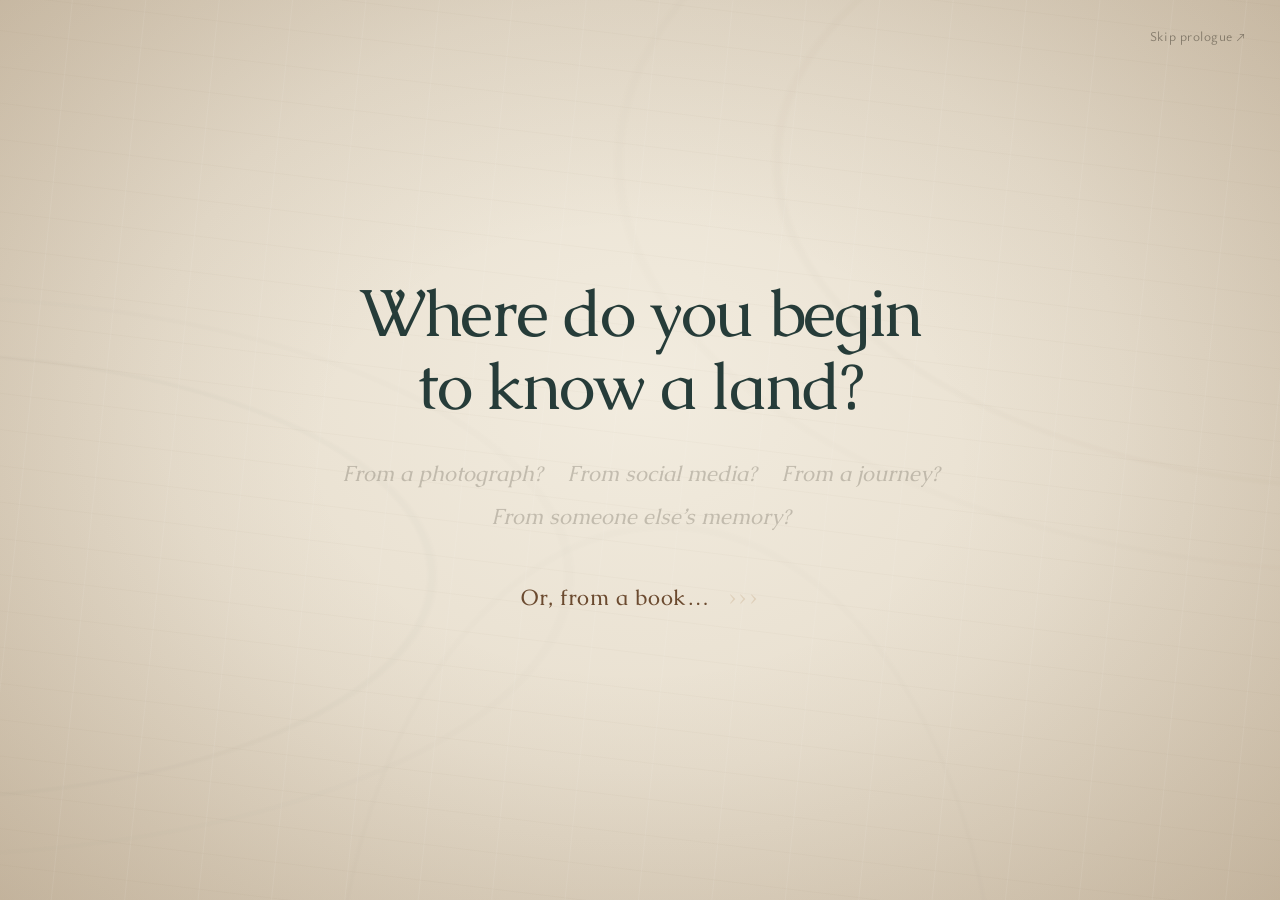
<file: index.html>
<!doctype html>
<html lang="en">
  <head>
    <meta charset="UTF-8" />
    <link rel="icon" type="image/svg+xml" href="./site/assets/land-made-visible-favicon.svg" />
    <meta name="viewport" content="width=device-width, initial-scale=1" />
    <title>Land, Made Visible</title>
    <script>
      const destination = new URL("./site/index.html", window.location.href);
      destination.search = window.location.search;
      destination.hash = window.location.hash;
      window.location.replace(destination.href);
    </script>
    <noscript><meta http-equiv="refresh" content="0; url=./site/index.html" /></noscript>
  </head>
  <body>
    <p><a href="./site/index.html">Enter the Storymap</a></p>
  </body>
</html>
</file>
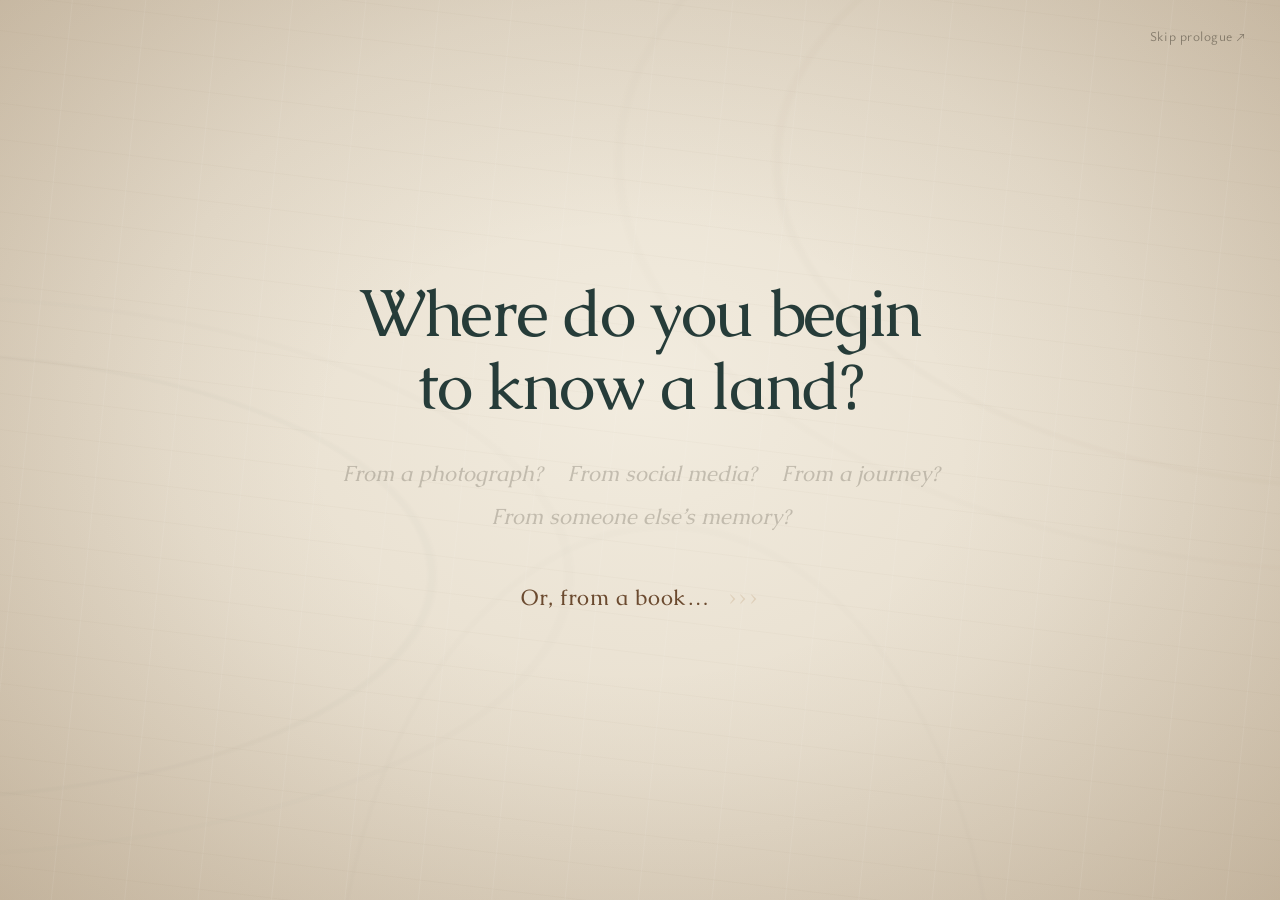
<file: site/index.html>
<!doctype html>
<html lang="en">
  <head>
    <meta charset="UTF-8" />
    <link rel="icon" type="image/svg+xml" href="./assets/land-made-visible-favicon.svg" />
    <meta name="viewport" content="width=device-width, initial-scale=1" />
    <script src="./scripts/analytics.js?v=ba2e11cdb877"></script>
    <script src="./scripts/atlas-intro.js?v=265e9432ab55"></script>
    <meta
      name="description"
      content="How much of China can one book illuminate?"
    />
    <title>Land, Made Visible</title>
    <link rel="preconnect" href="https://fonts.googleapis.com" />
    <link rel="preconnect" href="https://fonts.gstatic.com" crossorigin />
    <link
      rel="stylesheet"
      href="https://fonts.googleapis.com/css2?family=Caudex:ital,wght@0,400;0,700;1,400;1,700&family=Ysabeau:ital,wght@0,400..700;1,400..700&display=swap"
    />
    <link rel="stylesheet" href="./styles/atlas.css?v=704b95f723c6" />
    <link rel="stylesheet" href="./styles/atlas-physical.css?v=983c568ef7a8" />
    <link rel="stylesheet" href="./styles/page-transition.css?v=899e8641905a">
    <link rel="stylesheet" href="./styles/journey-audio.css?v=1cd11e8f093f">
    <script src="./scripts/journey-audio.js?v=156219a65685"></script>
    <script src="./scripts/page-transition.js?v=b814d8cce02c"></script>
    <link rel="stylesheet" href="./styles/site-header.css?v=140f6ea07559">
    <script src="./scripts/site-header.js?v=be69da16c341"></script>
    <script src="./scripts/min-type.js?v=880bda1eac59"></script>
    <link rel="stylesheet" href="./styles/atlas-journey.css?v=54b8d3f419e5">
    <noscript><style>.journey-ready:not(.journey-mounted) .china-map { visibility: visible; }</style></noscript>
    <link rel="preload" as="image" href="./assets/transition-book.svg?v=759a1f4c6555">
    <link rel="stylesheet" href="./styles/atlas-credits.css?v=1b10f5762c54" />
  <link rel="stylesheet" href="./styles/mobile-landscape.css?v=a7dff60a8000">
  <script src="./scripts/mobile-orientation.js?v=a3b263fd7ec6" defer></script>
</head>
  <body data-language="en" class="journey-ready">
    <script>setTimeout(() => { if (!window.ATLAS_JOURNEY) document.body.classList.remove('journey-ready'); }, 5000);</script>
    <div class="paper-noise" aria-hidden="true"></div>

    <header class="atlas-masthead site-masthead">
      <a class="atlas-wordmark site-wordmark" href="./index.html">
        <span data-copy="site-title" data-site-title>山河显影</span>
      </a>

      <button
        type="button"
        class="atlas-progress site-progress"
        aria-haspopup="dialog"
        data-aria="view-stamps-aria"
        aria-label="查看已显影的图章"
      >
        <span data-copy="progress-label" data-site-progress-label>My Seals</span>
        <b><i class="progress-count" data-site-progress-count>0</i> / <span data-site-progress-total>9</span></b>
      </button>

      <div class="atlas-actions site-actions">
        <div class="atlas-language site-language" role="group" aria-label="Language">
          <button type="button" data-language="zh" aria-pressed="false">中文</button>
          <span>／</span>
          <button type="button" data-language="en" aria-pressed="true">EN</button>
        </div>
      </div>
    </header>

    <main class="atlas-experience">
      <section class="atlas-intro">
        <h1>
          <span data-copy="question-line-1">一部书能够</span><span class="question-tail" data-copy="question-line-2">照亮多少中国？</span>
        </h1>
        <div class="cta-callout" role="note" data-atlas-guide>
          <button class="cta-close" type="button" data-aria="cta-close-aria" aria-label="关闭玩法提示">×</button>
          <span class="cta-text">
            <strong data-copy="cta-message">提灯寻路，让山河慢慢亮起</strong>
            <em data-copy="cta-hint">将游标靠近提灯，拖动地图探索，滚动缩放。完成章节后点亮光圈。</em>
            <small data-copy="cta-reward">集齐九枚山河图章，解锁最终彩蛋。</small>
          </span>
        </div>
        <button class="cta-reopen" type="button" data-aria="cta-open-aria" aria-label="打开玩法提示" hidden>
          <i aria-hidden="true">i</i><span data-copy="cta-open">玩法</span>
        </button>
      </section>

      <section class="atlas-map-stage" data-aria="stage-aria" aria-label="文化苦旅中国故事地图">
        <svg
          class="china-map"
          data-min-type="off"
          viewBox="46 98 944 590"
          role="img"
          data-aria="map-aria"
          aria-label="未完全显影的中国故事地图"
        >

          <defs>
            <filter id="atlas-bleed" x="-15%" y="-15%" width="130%" height="130%">
              <feTurbulence baseFrequency=".012 .07" numOctaves="2" seed="17" result="noise" />
              <feDisplacementMap in="SourceGraphic" in2="noise" scale="2.8" />
            </filter>
            <filter id="atlas-soft" x="-30%" y="-30%" width="160%" height="160%">
              <feGaussianBlur stdDeviation="7" />
            </filter>
            <radialGradient id="story-glow">
              <stop offset="0%" stop-color="#a44735" stop-opacity=".7" />
              <stop offset="38%" stop-color="#a44735" stop-opacity=".18" />
              <stop offset="100%" stop-color="#a44735" stop-opacity="0" />
            </radialGradient>
          </defs>

          <g class="river-skeleton" filter="url(#atlas-bleed)">
            <g class="yellow-river">
              <path id="global-yellow" d="M213 342C275 312 302 255 363 274C419 292 394 357 454 364C533 373 557 300 629 300C719 300 766 358 858 346C917 338 972 302 1086 314" />
              <text id="global-yellow-label-cn" x="707" y="314" class="map-text cn" lang="zh">黄河</text>
              <text id="global-yellow-label-en" x="708" y="329" class="map-text en" lang="en">Yellow River</text>
            </g>
            <g class="yangtze-river">
              <path id="global-yangtze" d="M164 503C259 466 342 524 430 502C512 481 551 521 630 530C733 543 781 489 859 510C947 534 1006 568 1132 553" />
              <text id="global-yangtze-label-cn" x="696" y="539" class="map-text cn" lang="zh">长江</text>
              <text id="global-yangtze-label-en" x="697" y="554" class="map-text en" lang="en">Yangtze</text>
            </g>
            <g id="global-secondary-rivers" class="secondary-rivers" aria-hidden="true"></g>
          </g>

          <g class="ancient-routes" aria-hidden="true">
            <path class="silk-road" d="M127 315C226 270 298 286 363 274C457 256 523 233 635 216" />
            <path class="tea-road" d="M171 505C241 552 338 561 430 503C456 487 462 473 474 458" />
            <text x="337" y="246" class="route-label silk-road-label cn" lang="zh">古丝路</text>
            <text x="337" y="260" class="route-label silk-road-label en" lang="en">Silk Road</text>
            <text x="275" y="575" class="route-label cn" lang="zh">西南古道</text>
            <text x="276" y="589" class="route-label en" lang="en">Southwestern Road</text>
          </g>
          <!-- One image seal per read chapter, placed next to its dot by atlas.js (layoutAtlas). -->
          <g class="chapter-seals" aria-hidden="true"></g>
          <g class="story-points">
            <!-- 《我的山河》谈的是整片土地，因此用黄河与长江之间的文学坐标，不伪装成精确故乡地点。 -->
            <g class="story-point available" role="button" tabindex="0" data-story="my-hometown" data-aria="point-my-hometown-aria" aria-label="进入我的山河">
              <circle class="point-glow" cx="606" cy="414" r="38" />
              <circle class="point-pulse" cx="606" cy="414" r="12" />
              <circle class="point-core" cx="606" cy="414" r="4" />
              <text x="620" y="397" class="point-number">03</text>
              <text x="620" y="421" class="point-clue unread cn" lang="zh">从山河出发</text>
              <text x="620" y="421" class="point-clue unread en" lang="en">Begin with the land</text>
              <text x="620" y="421" class="point-clue complete cn" lang="zh">我的山河</text>
              <text x="620" y="421" class="point-clue complete en" lang="en">My Hometown</text>
            </g>

            <g class="story-point available" role="button" tabindex="0" data-story="kashgar" aria-label="有人把来世，选在这里。">
              <circle class="point-glow" cx="118" cy="327" r="35" />
              <circle class="point-pulse" cx="118" cy="327" r="11" />
              <circle class="point-core" cx="118" cy="327" r="3" />
              <text x="128" y="313" class="point-number">09</text>
              <text x="108" y="335" text-anchor="end" class="point-clue unread cn" lang="zh">有人把来世，选在这里</text>
              <text x="108" y="335" text-anchor="end" class="point-clue unread en" lang="en">Someone chose to be reborn here</text>
              <text x="108" y="335" text-anchor="end" class="point-clue complete cn" lang="zh">西域喀什</text>
              <text x="108" y="335" text-anchor="end" class="point-clue complete en" lang="en">Kashgar</text>
            </g>

            <g class="story-point available" role="button" tabindex="0" data-story="yangguan" data-aria="point-yangguan-aria" aria-label="进入阳关雪">
              <circle class="point-glow" cx="235" cy="304" r="31" />
              <circle class="point-pulse" cx="235" cy="304" r="11" />
              <circle class="point-core" cx="235" cy="304" r="3.5" />
              <text x="245" y="291" class="point-number">08</text>
              <text x="245" y="314" class="point-clue unread cn" lang="zh">冒雪，寻阳关</text>
              <text x="245" y="314" class="point-clue unread en" lang="en">Through snow, seeking Yangguan</text>
              <text x="245" y="314" class="point-clue complete cn" lang="zh">阳关雪</text>
              <text x="245" y="314" class="point-clue complete en" lang="en">Snow on the Southern Pass</text>
            </g>

            <g class="story-point available cluster" role="button" tabindex="0" data-story="secret-spring" data-aria="point-secret-spring-aria" aria-label="进入沙原隐泉">
              <circle class="point-glow" cx="286" cy="272" r="42" />
              <circle class="point-pulse" cx="286" cy="272" r="14" />
              <circle class="point-core" cx="286" cy="272" r="4" />
              <text x="275" y="260" class="point-number">07</text>
              <text x="275" y="280" class="point-clue unread cn" lang="zh">沙山后的一弯泉</text>
              <text x="275" y="280" class="point-clue unread en" lang="en">A crescent spring beyond the dunes</text>
              <text x="275" y="280" class="point-clue complete cn" lang="zh">沙原隐泉</text>
              <text x="275" y="280" class="point-clue complete en" lang="en">The Secret Spring</text>
            </g>

            <g class="story-point available archive-cluster" role="button" tabindex="0" data-story="taoist-tower" data-aria="point-taoist-tower-aria" aria-label="进入道士塔">
              <circle class="point-glow" cx="314" cy="245" r="39" />
              <circle class="point-pulse" cx="314" cy="245" r="13" />
              <circle class="point-core" cx="314" cy="245" r="4" />
              <text x="325" y="218" class="point-number">05</text>
              <text x="325" y="242" class="point-clue unread cn" lang="zh">洞门开，经卷散</text>
              <text x="325" y="242" class="point-clue unread en" lang="en">The door opens; the scrolls scatter</text>
              <text x="325" y="242" class="point-clue complete cn" lang="zh">道士塔</text>
              <text x="325" y="242" class="point-clue complete en" lang="en">The Taoist Priest’s Tower</text>
            </g>

            <g class="story-point primary" role="button" tabindex="0" data-story="dujiangyan" data-aria="point-dujiangyan-aria" aria-label="进入都江堰">
              <circle class="point-glow" cx="455" cy="476" r="47" />
              <circle class="point-pulse" cx="455" cy="476" r="14" />
              <circle class="point-core" cx="455" cy="476" r="4.5" />
              <text x="420" y="460" class="point-number">04</text>
              <text x="440" y="480" class="point-clue unread cn" lang="zh">水，在这里被分开</text>
              <text x="440" y="480" class="point-clue unread en" lang="en">Here, the water divides</text>
              <text x="440" y="480" class="point-clue complete complete-location cn" lang="zh">都江堰</text>
              <text x="440" y="480" class="point-clue complete complete-location en" lang="en">Dujiangyan</text>
            </g>

            <g class="story-point available" role="button" tabindex="0" data-story="chengde" data-aria="point-chengde-aria" aria-label="进入山庄背影">
              <circle class="point-glow" cx="856" cy="252" r="32" />
              <circle class="point-pulse" cx="856" cy="252" r="12" />
              <circle class="point-core" cx="856" cy="252" r="4" />
              <text x="869" y="237" class="point-number">10</text>
              <text x="869" y="260" class="point-clue unread cn" lang="zh">王朝退场</text>
              <text x="869" y="260" class="point-clue unread en" lang="en">A dynasty exits</text>
              <text x="869" y="260" class="point-clue complete cn" lang="zh">山庄背影</text>
              <text x="869" y="260" class="point-clue complete en" lang="en">The Villa from Behind</text>
            </g>

            <!-- Mogao Caves: anchored geographically by atlas-camera.js. -->
            <g class="story-point available" role="button" tabindex="0" data-story="mogao-caves" data-aria="point-mogao-caves-aria" aria-label="进入莫高窟">
              <circle class="point-glow" cx="300" cy="300" r="31" />
              <circle class="point-pulse" cx="300" cy="300" r="11" />
              <circle class="point-core" cx="300" cy="300" r="3.5" />
              <text x="310" y="287" class="point-number">06</text>
              <text x="310" y="310" class="point-clue unread cn" lang="zh">一座山包，半部艺术史</text>
              <text x="310" y="310" class="point-clue unread en" lang="en">A hill holding half an art history</text>
              <text x="310" y="310" class="point-clue complete cn" lang="zh">莫高窟</text>
              <text x="310" y="310" class="point-clue complete en" lang="en">Mogao Caves</text>
            </g>

            <!-- Pokhara, Nepal: Albers position fitted to the projected places in real-geography.js. -->
            <g class="story-point available" role="button" tabindex="0" data-story="fish-tail-lodge" data-aria="point-fish-tail-lodge-aria" aria-label="进入鱼尾山屋">
              <circle class="point-glow" cx="351.5" cy="496.8" r="31" />
              <circle class="point-pulse" cx="351.5" cy="496.8" r="11" />
              <circle class="point-core" cx="351.5" cy="496.8" r="3.5" />
              <text x="361" y="484" class="point-number">11</text>
              <text x="361" y="507" class="point-clue unread cn" lang="zh">雪峰下，回望中国</text>
              <text x="361" y="507" class="point-clue unread en" lang="en">Beneath snow peaks</text>
              <text x="361" y="507" class="point-clue complete cn" lang="zh">鱼尾山屋</text>
              <text x="361" y="507" class="point-clue complete en" lang="en">Fish Tail Lodge</text>
            </g>
          </g>
        </svg>

      </section>

      <aside class="chapter-preview" aria-live="polite">
        <p data-copy="preview-text">
          一项两千多年前的工程，如何让一片平原成为“天府之国”？
        </p>
        <button class="enter-story" type="button">
          <span data-copy="enter">循着水声进入</span>
          <svg viewBox="0 0 64 18" aria-hidden="true">
            <path d="M1 9H59M51 2L60 9L51 16" />
          </svg>
        </button>
      </aside>

      <div class="unavailable-note" role="status">
        <span data-copy="unavailable">这处故事仍在等待显影</span>
      </div>

      <aside class="reveal-receipt" aria-live="polite">
        <span class="receipt-mark">水</span>
        <div>
          <p data-copy="receipt-title">一处山河已经显影</p>
          <strong data-copy="receipt-body">岷江的水，在这里成为成都平原。</strong>
        </div>
      </aside>
    </main>

    <footer class="atlas-footer">
      <div class="atlas-footer-source">
        <span class="atlas-citation" data-copy="source">文本：余秋雨《文化苦旅》</span>
        <button type="button" class="atlas-map-source site-data-sources-trigger">Data Sources</button>
      </div>
      <button class="view-stamps" type="button" data-copy="view-stamps">我的印章</button>
      <button class="reset-progress" type="button" data-copy="reset">重置阅读痕迹</button>
    </footer>

    <div class="stamp-overlay" hidden>
      <div
        class="stamp-modal"
        role="dialog"
        aria-modal="true"
        aria-labelledby="stamp-modal-title"
      >
        <button type="button" class="stamp-close" data-aria="close-aria" aria-label="关闭">×</button>
        <h2 id="stamp-modal-title" data-copy="stamp-title">图章</h2>
        <p class="stamp-count"></p>
        <div class="stamp-grid"></div>
      </div>
    </div>

    <dialog class="reset-confirmation" aria-labelledby="reset-confirmation-title" aria-describedby="reset-confirmation-description">
      <form method="dialog">
        <p class="reset-confirmation-kicker" data-copy="reset-dialog-kicker">重新开始</p>
        <h2 id="reset-confirmation-title" data-copy="reset-dialog-title">确定重新开始吗？</h2>
        <p id="reset-confirmation-description" data-copy="reset-dialog-description">这将清除你的所有章节进度与收集的图章，并返回最初的阅读引导。</p>
        <div class="reset-confirmation-actions">
          <button class="reset-cancel" type="submit" value="cancel" data-copy="reset-dialog-cancel" autofocus>取消</button>
          <button class="reset-confirm" type="button" data-copy="reset-dialog-confirm">确认重置</button>
        </div>
      </form>
    </dialog>

    <script src="./data/real-geography.js?v=6a084e1099a1"></script>
    <script src="./scripts/atlas.js?v=bffd4f5a5649"></script>
    <script src="./data/atlas-physical.js?v=a63d195fc66c"></script>
    <script src="./scripts/atlas-camera.js?v=b3902e83423b"></script>
    <script src="./scripts/atlas-journey.js?v=73e677047d8d"></script>
    <script src="./data/book-contents.js?v=c83d024fbbd7"></script>
    <script src="./scripts/credits-landscape.js?v=433461f9e958"></script>
    <script src="./scripts/atlas-credits.js?v=30c73df9ef82"></script>
    <script src="./scripts/atlas-ending.js?v=67227a06b04f"></script>
  </body>
</html>
</file>
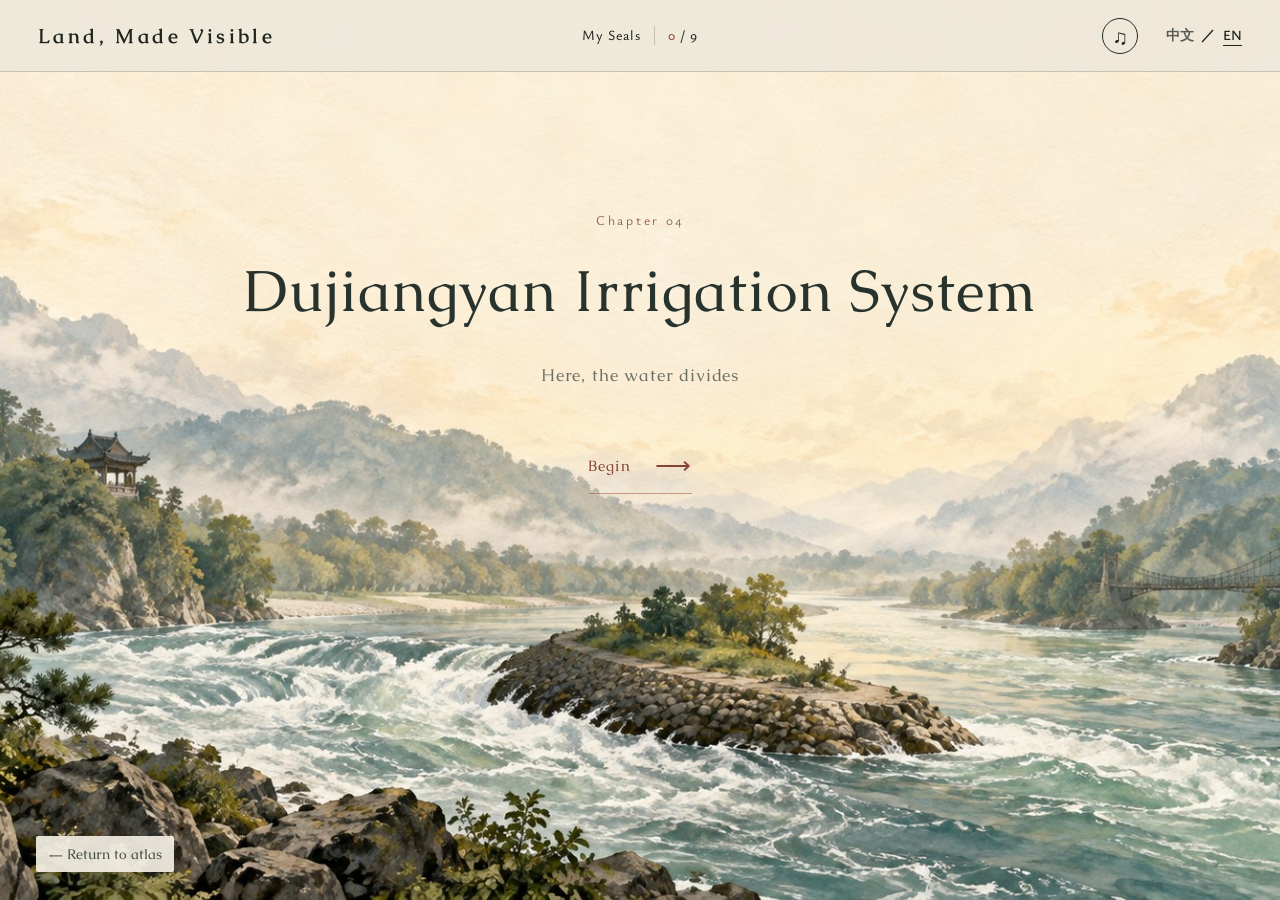
<file: site/chapters/dujiangyan/index.html>
<!doctype html>
<html lang="zh-CN">
  <head>
    <meta charset="UTF-8" />
    <link rel="icon" type="image/svg+xml" href="../../assets/land-made-visible-favicon.svg" />
    <meta name="viewport" content="width=device-width, initial-scale=1" />
    <meta
      name="description"
      content="《文化苦旅》双语阅读地图：都江堰。故事被阅读，地图才显影。"
    />
    <title>山河显影 · 都江堰</title>
    <link rel="preconnect" href="https://fonts.googleapis.com" />
    <link rel="preconnect" href="https://fonts.gstatic.com" crossorigin />
    <link
      rel="stylesheet"
      href="https://fonts.googleapis.com/css2?family=Caudex:ital,wght@0,400;0,700;1,400;1,700&family=Ysabeau:ital,wght@0,400..700;1,400..700&display=swap"
    />
    <link rel="stylesheet" href="../_shared/chapter-shell.css?v=bca618d4d0db" />
    <link rel="stylesheet" href="./styles.css?v=865e52c65441" />
    <link rel="stylesheet" href="../../styles/page-transition.css?v=899e8641905a">
    <link rel="stylesheet" href="../../styles/journey-audio.css?v=1cd11e8f093f">
    <script src="../../scripts/journey-audio.js?v=156219a65685"></script>
    <script src="../../scripts/page-transition.js?v=b814d8cce02c"></script>
    <link rel="stylesheet" href="../../styles/chapter-opening.css?v=0d587b8dee8b">
    <script src="../../scripts/chapter-opening.js?v=d85d1a5f626a"></script>
    <link rel="stylesheet" href="../../styles/site-header.css?v=140f6ea07559">
    <script src="../../scripts/analytics.js?v=ba2e11cdb877"></script>
    <script src="../../scripts/site-header.js?v=be69da16c341"></script>
    <script src="../../scripts/min-type.js?v=880bda1eac59"></script>
    <meta name="chapter-landscape" data-position="50%" content="./assets/opening-landscape.jpg">
  <link rel="preload" as="image" href="./assets/opening-landscape.jpg">
  <link rel="preload" as="image" href="../../assets/transition-book.svg?v=759a1f4c6555">
  <link rel="stylesheet" href="../../styles/mobile-landscape.css?v=a7dff60a8000">
  <script src="../../scripts/mobile-orientation.js?v=a3b263fd7ec6" defer></script>
</head>
  <body data-language="zh">
    <div class="paper-noise" aria-hidden="true"></div>

    <header class="masthead site-masthead">
      <a class="wordmark site-wordmark" href="../../index.html" aria-label="山河显影，返回中国总地图">
        <span data-site-title>山河显影</span>
      </a>
      <a class="site-progress" href="../../index.html?stamps=1" aria-label="查看已显影的图章">
        <span data-site-progress-label>已显影</span>
        <b><i data-site-progress-count>00</i> / <span data-site-progress-total>8</span></b>
      </a>
      <div class="language-switch site-language" role="group" aria-label="Language">
        <button type="button" data-language="zh" aria-pressed="true">中文</button>
        <span aria-hidden="true">／</span>
        <button type="button" data-language="en" aria-pressed="false">EN</button>
      </div>
    </header>

    <main class="chapter-frame">
      <section class="map-stage" inert data-aria="map-aria" aria-label="都江堰文学地图">
        <h1 class="sr-only" data-copy="chapter-title">都江堰</h1>

        <svg
          class="story-map"
          viewBox="0 0 1000 760"
          role="img"
          aria-labelledby="svg-title svg-desc"
        >
          <title id="svg-title" data-copy="map-svg-title">都江堰文学地图</title>
          <desc id="svg-desc" data-copy="map-svg-desc">随着阅读章节推进，岷江、鱼嘴、飞沙堰、宝瓶口与青城山逐层显影。</desc>

          <defs>
            <filter id="ink-bleed" x="-20%" y="-20%" width="140%" height="140%">
              <feTurbulence baseFrequency="0.012 0.08" numOctaves="2" seed="11" result="noise" />
              <feDisplacementMap in="SourceGraphic" in2="noise" scale="3.6" />
            </filter>
            <filter id="soft-ink" x="-30%" y="-30%" width="160%" height="160%">
              <feGaussianBlur stdDeviation="1.7" />
            </filter>
            <linearGradient id="river-fade" x1="0" y1="0" x2="1" y2="1">
              <stop offset="0%" stop-color="#607f8b" stop-opacity=".12" />
              <stop offset="35%" stop-color="#365f70" stop-opacity=".9" />
              <stop offset="100%" stop-color="#244858" stop-opacity=".68" />
            </linearGradient>
            <linearGradient id="terrain-west-fade" x1="0" y1="0" x2="1" y2="0">
              <stop offset="0%" stop-color="white" stop-opacity="1" />
              <stop offset="48%" stop-color="white" stop-opacity=".9" />
              <stop offset="78%" stop-color="white" stop-opacity=".26" />
              <stop offset="100%" stop-color="white" stop-opacity="0" />
            </linearGradient>
            <filter id="terrain-edge-blur" x="-10%" y="-10%" width="120%" height="120%">
              <feGaussianBlur stdDeviation="15" />
            </filter>
            <mask id="terrain-hillshade-mask" maskUnits="userSpaceOnUse" x="243.8" y="54" width="708.4" height="654">
              <rect
                x="251"
                y="61"
                width="694"
                height="640"
                rx="8"
                fill="url(#terrain-west-fade)"
                filter="url(#terrain-edge-blur)"
              />
            </mask>
            <pattern id="field-lines" width="42" height="28" patternUnits="userSpaceOnUse">
              <path d="M0 0H42M0 0V28" fill="none" stroke="#5d6e61" stroke-opacity=".2" stroke-width=".8" />
            </pattern>
            <path id="quote-path" d="M 110 585 C 320 650, 520 655, 800 590" />
          </defs>

          <g class="terrain-hillshade reveal-layer" data-level="1" aria-hidden="true">
            <image
              href="./assets/dujiangyan-hillshade.png"
              x="243.8"
              y="54"
              width="708.4"
              height="654"
              preserveAspectRatio="none"
              mask="url(#terrain-hillshade-mask)"
            />
          </g>

          <g class="ghost-contours" aria-hidden="true">
            <path id="terrain-contours-low" />
            <path id="terrain-contours-high" class="contours-high" />
          </g>

          <g class="terrain-caption reveal-layer" data-level="1" aria-hidden="true">
            <text x="190" y="200" class="terrain-label label-cn">西北山地 · 岷山</text>
            <text x="190" y="200" class="terrain-label label-en">Min Mountains</text>
          </g>

          <g class="river-system" filter="url(#ink-bleed)">
            <g class="reveal-layer source-river" data-level="1">
              <path id="local-min-shadow" class="river-shadow" d="M418 -55C447 85 398 156 432 255C468 361 432 409 469 506" />
              <path id="local-min-main" class="river-main" d="M418 -55C447 85 398 156 432 255C468 361 432 409 469 506" />
            </g>

            <g class="reveal-layer split-river" data-level="2">
              <path id="local-outer-shadow" class="river-shadow" d="M469 506C402 548 320 553 204 594C98 632 31 688 -62 779" />
              <path id="local-outer-main" class="river-main" d="M469 506C402 548 320 553 204 594C98 632 31 688 -62 779" />
              <path id="local-inner-shadow" class="river-shadow narrow" d="M469 506C514 541 534 587 610 622C697 662 793 669 1061 700" />
              <path id="local-inner-main" class="river-main narrow" d="M469 506C514 541 534 587 610 622C697 662 793 669 1061 700" />
            </g>

            <g class="reveal-layer irrigation" data-level="3">
              <path id="local-primary-canals" class="canal fine" />
              <path id="local-secondary-canals" class="canal hairline" />
            </g>
          </g>

          <g class="chengdu-plain reveal-layer" data-level="4" aria-hidden="true">
            <path id="plain-wash" class="plain-wash" d="M650 390C771 346 937 373 1055 479C1107 528 1075 642 956 690C837 733 693 661 642 559C613 501 614 434 650 390Z" />
            <path id="field-plane" class="field-plane" d="M708 433C812 397 938 422 1016 491C1058 529 1026 612 945 644C844 684 745 625 703 548C679 504 680 462 708 433Z" />
            <circle id="chengdu-mark" class="chengdu-mark" cx="898" cy="524" r="4" />
            <text id="chengdu-plain-label-cn" x="914" y="519" class="plain-label label-cn">成都</text>
            <text id="chengdu-plain-label-en" x="914" y="519" class="plain-label label-en">Chengdu</text>
            <text x="830" y="625" class="plain-title label-cn">成都平原</text>
            <text x="830" y="625" class="plain-title label-en">Chengdu Plain</text>
          </g>

          <g class="structures">
            <path id="engineering-leader" class="engineering-leader reveal-layer" data-level="2" />
            <g id="dujiangyan-site" class="map-point site-point reveal-layer" data-level="1" transform="translate(470 506)">
              <circle r="15" />
              <circle class="site-core" r="3" />
              <text x="25" y="-9" class="label-cn">都江堰</text>
              <text x="25" y="10" class="label-en">Dujiangyan</text>
            </g>
            <g id="qingcheng-point" class="map-point reveal-layer" data-level="4" data-section-target="3" transform="translate(864 535)">
              <path class="qingcheng-peaks" d="M-21 13L-11-5L-5 3L3-18L13 1L17-5L26 13Z" />
              <path class="qingcheng-ridges" d="M3-18L1-3L7 4L5 13M-11-5L-9 5M17-5L16 5" />
              <text x="28" y="-11" class="label-cn">青城山</text>
              <text x="28" y="-11" class="label-en">Qingcheng</text>
            </g>

            <g class="engineering-inset reveal-layer" data-level="2" transform="translate(650 76)">
              <rect width="304" height="208" rx="2" />
              <text x="18" y="48" class="inset-title label-cn">水利工程放大图</text>
              <text x="18" y="48" class="inset-title label-en">Dujiangyan Waterworks</text>
              <g transform="translate(10 24)">
                <path id="core-waterways" class="core-waterways" />
                <g id="core-yuzui" class="map-point core-point" data-section-target="1">
                  <circle r="9" />
                  <path d="M-4 5L0-6L4 5Z" />
                  <text x="12" y="-4" class="label-cn">鱼嘴</text>
                  <text x="12" y="-4" class="label-en">Yuzui</text>
                </g>
                <g id="core-feishayan" class="map-point core-point" data-section-target="2">
                  <circle r="9" />
                  <path d="M-5 0H5M0-5V5" />
                  <text x="-12" y="-4" text-anchor="end" class="label-cn">飞沙堰</text>
                  <text x="-12" y="-4" text-anchor="end" class="label-en">Feishayan</text>
                </g>
                <g id="core-baopingkou" class="map-point core-point" data-section-target="2">
                  <circle r="9" />
                  <path d="M-4-4H4V4H-4Z" />
                  <text x="12" y="-4" class="label-cn">宝瓶口</text>
                  <text x="12" y="-4" class="label-en">Baopingkou</text>
                </g>
              </g>
            </g>
          </g>

          <g class="place-labels">
            <text id="minjiang-label-cn" x="382" y="121" class="water-label label-cn">岷江</text>
            <text id="minjiang-label-en" x="383" y="121" class="water-label label-en">Min River</text>
            <text id="outer-label" x="115" y="661" class="water-label label-cn reveal-layer" data-level="2">外江 · 金马河</text>
            <text id="outer-label-en" x="115" y="661" class="water-label label-en reveal-layer" data-level="2">Outer River · Jinma River</text>
            <text id="inner-label" x="734" y="663" class="water-label label-cn reveal-layer" data-level="2">内江</text>
            <text id="inner-label-en" x="734" y="663" class="water-label label-en reveal-layer" data-level="2">Inner River</text>
          </g>

          <g class="map-quote reveal-layer" data-level="4">
            <text>
              <textPath href="#quote-path" startOffset="8%" data-copy="map-quote">
                拜水都江堰，问道青城山
              </textPath>
            </text>
          </g>

        </svg>
      </section>

      <article class="reader-panel" inert data-aria="reader-aria" aria-label="章节正文">
        <div class="reader-scroll">
          <div class="reading-copy"></div>

          <div class="reader-end">
            <span class="seal seal-m seal-image" aria-hidden="true"><img src="./assets/seal-dujiangyan.svg?v=9051ca9b8108" alt="" /></span>
            <button class="finish-chapter" type="button">
              <span data-copy="finish">完成本章 · 返回总图</span>
              <svg viewBox="0 0 44 14" aria-hidden="true">
                <path d="M1 7H39M34 2L40 7L34 12" />
              </svg>
            </button>
          </div>
        </div>

        <nav class="section-rail" data-aria="rail-aria" aria-label="章节段落">
          <span class="rail-caption" data-copy="rail-caption">阅读章节</span>
          <div class="section-buttons"></div>
          <span class="rail-line" aria-hidden="true"><i></i></span>
        </nav>
      </article>

      <div class="opening-curtain" role="dialog" aria-modal="false" aria-labelledby="curtain-title">
        <p class="curtain-kicker" data-copy="curtain-kicker">第 04 章</p>
        <p class="curtain-teaser" data-copy="map-teaser">水，在这里被分开</p>
        <h1 class="curtain-title" id="curtain-title" data-copy="chapter-title">都江堰</h1>
        <p class="curtain-thesis" data-copy="thesis">水，被读出来的形状</p>
        <button class="open-book" type="button">
          <span data-copy="open">开卷</span>
          <svg viewBox="0 0 56 18" aria-hidden="true">
            <path d="M1 9H51M44 2L52 9L44 16" />
          </svg>
        </button>
      </div>
    </main>

    <footer class="bottom-bar">
      <div class="bar-left">
        <span class="credit" data-copy="source">文本：余秋雨《文化苦旅》</span>
        <button class="notes-button" type="button" aria-expanded="false" aria-controls="notes-drawer">
          <span aria-hidden="true">ⓘ</span>
          <span data-copy="notes-button">地图说明与数据来源</span>
        </button>
      </div>
      <a class="back-atlas" href="../../index.html" data-atlas-link>
        <span aria-hidden="true">←</span>
        <span data-copy="back-atlas">总地图</span>
      </a>
    </footer>

    <aside class="notes-drawer" id="notes-drawer" aria-hidden="true" aria-labelledby="notes-title">
      <button class="close-notes" type="button" data-aria="close-aria" aria-label="关闭">×</button>
      <h2 id="notes-title" data-copy="notes-title">地图说明与数据来源</h2>
      <section>
        <h3 data-copy="notes-map-title">如何阅读这幅地图</h3>
        <p data-copy="notes-map"></p>
      </section>
      <section>
        <h3 data-copy="notes-data-title">数据与投影</h3>
        <p data-copy="notes-data"></p>
      </section>
      <section>
        <h3 data-copy="notes-sources-title">数据来源</h3>
        <ul>
          <li data-copy="notes-source-1"></li>
          <li data-copy="notes-source-2"></li>
          <li data-copy="notes-source-3"></li>
          <li data-copy="notes-source-4"></li>
        </ul>
      </section>
      <section>
        <h3 data-copy="notes-disclaimer-title">声明</h3>
        <p data-copy="notes-disclaimer"></p>
      </section>
      <section>
        <h3 data-copy="notes-keyboard-title">键盘</h3>
        <p data-copy="notes-keyboard"></p>
      </section>
    </aside>

    <div class="chapter-complete-overlay" role="status" aria-live="polite" aria-hidden="true">
      <span class="complete-ripple"></span>
      <span class="seal seal-l seal-image" aria-hidden="true"><img src="./assets/seal-dujiangyan.svg?v=9051ca9b8108" alt="" /></span>
      <p data-copy="complete-kicker">一处山河已经显影</p>
      <strong data-copy="complete-line">岷江的水，由此化作丰饶的成都平原。</strong>
    </div>

    <script src="../../data/real-geography.js?v=6a084e1099a1"></script>
    <script src="./chapter-data.js?v=461161b247ed"></script>
    <script src="../_shared/chapter-shell.js?v=39ca22117c19"></script>
    <script src="./app.js?v=8ed722b1b8fe"></script>
  </body>
</html>
</file>
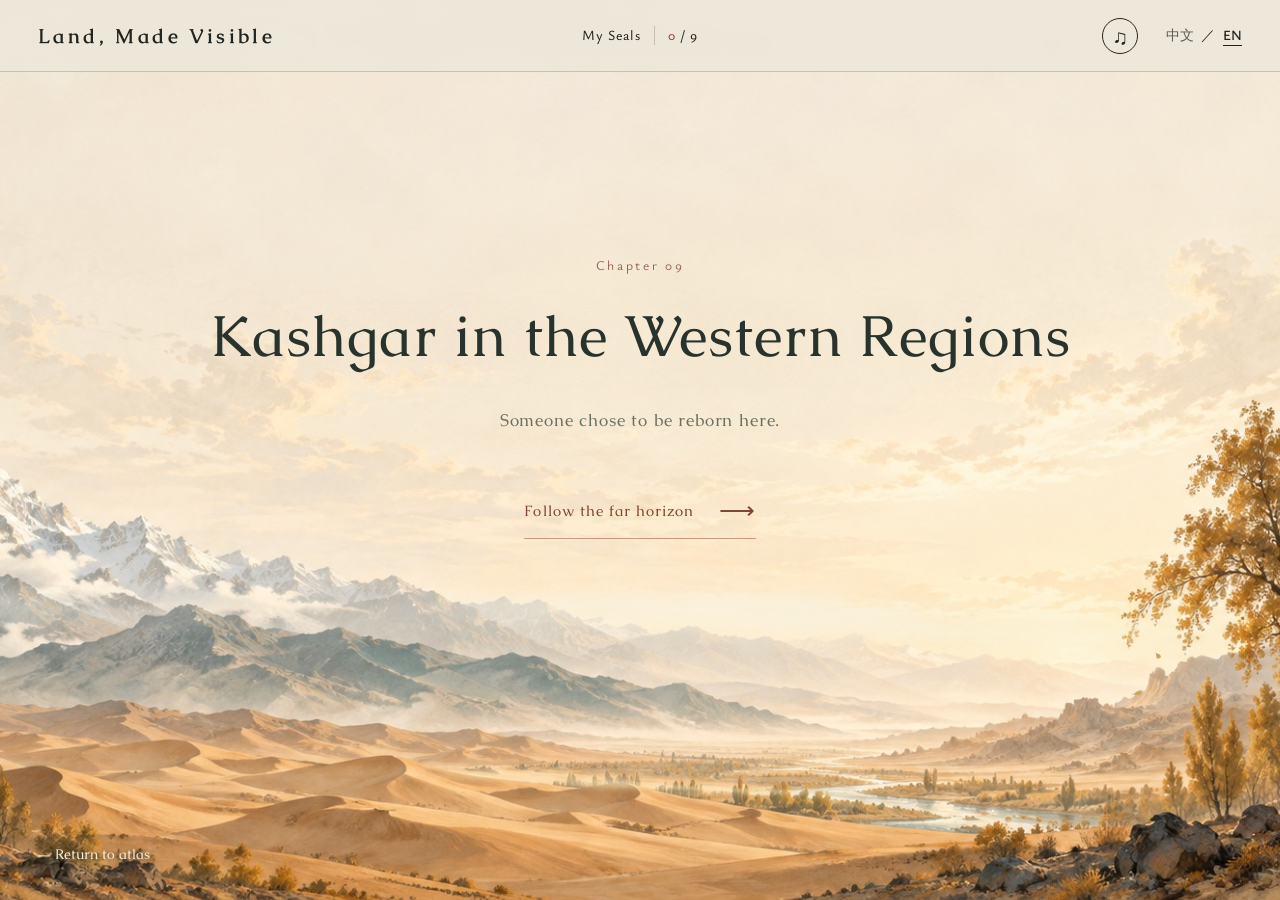
<file: site/chapters/kashgar/index.html>
<!doctype html>
<html lang="zh-CN">
<head>
  <meta charset="utf-8">
  <link rel="icon" type="image/svg+xml" href="../../assets/land-made-visible-favicon.svg">
  <meta name="viewport" content="width=device-width,initial-scale=1">
  <meta name="description" content="余秋雨《西域喀什》中英双语阅读地图：在原文与真实地理之间往返。">
  <title>山河显影 · 西域喀什</title>
  <link rel="preload" as="image" href="./assets/opening-pamir.jpg">
  <link rel="preconnect" href="https://fonts.googleapis.com">
  <link rel="preconnect" href="https://fonts.gstatic.com" crossorigin>
  <link rel="stylesheet" href="https://fonts.googleapis.com/css2?family=Caudex:ital,wght@0,400;0,700;1,400;1,700&family=Ysabeau:ital,wght@0,400..700;1,400..700&display=swap">
  <!-- Keep the original readable even when enhancement assets fail. -->
  <style>
    #reading > .fallback-reading[lang="en"], :root:lang(en) #reading > .fallback-reading[lang="zh"] { display:none }
    :root:lang(en) #reading > .fallback-reading[lang="en"] { display:block }
    :root:not(.reader-ready) .reader-finish, :root:not(.reader-ready) .reading-rail,
    :root:not(.reader-ready) .map-controls, :root:not(.reader-ready) .map-toolbar,
    :root:not(.reader-ready) .replay-opening { display:none }
  </style>
  <script>
    (() => {
      let language = new URLSearchParams(location.search).get('lang');
      if (!['zh', 'en'].includes(language)) {
        try { language = localStorage.getItem('bittersweet-journey:language'); } catch {}
      }
      language = language === 'zh' ? 'zh' : 'en';
      document.documentElement.lang = language === 'en' ? 'en' : 'zh-CN';
      document.addEventListener('DOMContentLoaded', () => {
        if (document.documentElement.classList.contains('reader-ready')) return;
        document.body.dataset.language = language;
        const fallback = language === 'en' ? {
          fullTitle: 'Kashgar in the Western Regions', chapter: 'Kashgar',
          invitation: 'Someone chose to be reborn here.',
          instruction: 'The complete text is available below. Reload to try the map again.',
          loading: 'The map could not load. You can keep reading.', start: 'Begin reading ↓',
          data: 'Data Sources'
        } : {
          instruction: '完整正文仍可阅读；重新加载页面可重试地图。',
          loading: '地图暂未展开，正文可继续阅读。'
        };
        document.querySelectorAll('[data-copy]').forEach(el => {
          if (fallback[el.dataset.copy]) el.textContent = fallback[el.dataset.copy];
        });
        document.querySelectorAll('[data-language]').forEach(button => {
          button.setAttribute('aria-pressed', String(button.dataset.language === language));
          button.addEventListener('click', () => {
            const url = new URL(location.href);
            url.searchParams.set('lang', button.dataset.language);
            url.hash = 'reading';
            location.assign(url.href);
          });
        });
      });
    })();
  </script>
  <link rel="stylesheet" href="../_shared/chapter-shell.css?v=bca618d4d0db">
  <link rel="stylesheet" href="./styles.css?v=2fad96600479">
  <link rel="stylesheet" href="../../styles/page-transition.css?v=899e8641905a">
    <link rel="stylesheet" href="../../styles/journey-audio.css?v=1cd11e8f093f">
    <script src="../../scripts/journey-audio.js?v=156219a65685"></script>
    <script src="../../scripts/page-transition.js?v=b814d8cce02c"></script>
  <link rel="stylesheet" href="../../styles/chapter-opening.css?v=0d587b8dee8b">
  <script src="../../scripts/chapter-opening.js?v=d85d1a5f626a"></script>
  <link rel="stylesheet" href="../../styles/site-header.css?v=140f6ea07559">
  <script src="../../scripts/analytics.js?v=ba2e11cdb877"></script>
  <script src="../../scripts/site-header.js?v=be69da16c341"></script>
  <script src="../../scripts/min-type.js?v=880bda1eac59"></script>
  <link rel="stylesheet" href="./opening-landscape.css?v=e2111fbcf07b">
  <link rel="stylesheet" href="./layout.css?v=a78c13b140be">
  <link rel="preload" as="image" href="../../assets/transition-book.svg?v=759a1f4c6555">
  <link rel="stylesheet" href="../../styles/mobile-landscape.css?v=a7dff60a8000">
  <script src="../../scripts/mobile-orientation.js?v=a3b263fd7ec6" defer></script>
</head>
<body class="is-unopened">
  <a class="skip-link" href="#reading" data-copy="skipText">跳至正文</a>
  <header class="masthead site-masthead">
      <a class="wordmark site-wordmark" href="../../index.html" aria-label="山河显影，返回中国总地图">
        <span data-site-title>山河显影</span>
      </a>
      <a class="site-progress" href="../../index.html?stamps=1" aria-label="查看已显影的图章">
        <span data-site-progress-label>已显影</span>
        <b><i data-site-progress-count>00</i> / <span data-site-progress-total>8</span></b>
      </a>
      <div class="language-switch site-language" role="group" aria-label="Language">
        <button type="button" data-language="zh" aria-pressed="true">中文</button>
        <span aria-hidden="true">／</span>
        <button type="button" data-language="en" aria-pressed="false">EN</button>
      </div>
    </header>
  <main class="chapter-layout chapter-frame">
    <section class="map-stage" aria-label="交互地理地图 / Interactive geographic map">
      <div class="map-heading">
        <h1 class="sr-only" data-copy="fullTitle">西域喀什</h1>
        <div class="map-toolbar">
          <div class="context-places"><span class="context-label" data-copy="inPassage">本段地点</span><div id="context-places"></div></div>
        </div>
      </div>
      <svg id="map" viewBox="0 0 900 760" role="group" aria-label="GeoJSON 地理地图" tabindex="0">
        <defs>
          <pattern id="mountain-hatch" patternUnits="userSpaceOnUse" width="7" height="7" patternTransform="rotate(-28)"><path d="M0 0V7" stroke="#606c5b" stroke-opacity=".14" stroke-width="1"/></pattern>
          <pattern id="sand-grain" patternUnits="userSpaceOnUse" width="11" height="13"><circle cx="2" cy="3" r=".7" fill="#9d8152" opacity=".24"/><circle cx="8" cy="10" r=".55" fill="#9d8152" opacity=".19"/></pattern>
        </defs>
        <g id="grid" aria-hidden="true"></g><g id="geography"></g><g id="map-labels"></g>
        <g id="scale" aria-hidden="true"></g>
      </svg>
      <svg class="compass" viewBox="-24 -24 48 48" aria-hidden="true">
        <circle r="21" />
        <g class="compass-needle">
          <path class="north" d="M0-17L5 0H-5Z" />
          <path class="south" d="M0 17L5 0H-5Z" />
          <text x="0" y="-25" text-anchor="middle" data-copy="north">北</text>
        </g>
      </svg>
      <aside id="place-card" class="place-card" hidden aria-label="地点与原文 / Place and passages">
        <button id="close-card" class="close-button" aria-label="关闭 / Close">×</button>
        <p id="place-kind" class="eyebrow"></p><h2 id="place-title"></h2><p id="place-note"></p>
        <div id="place-passages"></div><a id="cross-chapter" href="../taoist-tower/index.html" hidden></a>
      </aside>
      <div class="loading" id="map-loading" role="status" data-copy="loading">正在展开西域地理…</div>
    </section>
    <aside class="reader-panel" aria-label="双语原文 / Bilingual original text">
      <div class="reader-scroll" tabindex="0" role="region" aria-label="章节正文 / Chapter text">
      <div id="reading" class="reading-copy">
<!-- BEGIN GENERATED ORIGINAL TEXT -->
<div class="fallback-reading" lang="zh"><section class="reading-section"><h2 class="section-heading">一 · 汤因比的来世</h2><p>一个中国古代文人不管漂泊何处，晚年最大的向往就是回归故乡。这事到了近代那些具有世界历史视野的学者那里就不一样了，他们会以一生的学养把时间和空间浓缩，然后拄着拐杖站在书房的窗口看着远方。他们在想：如果生命能够重来一次，我最希望投生何处？</p><p>我很想知道几位大学者对这个问题的答案，排在第一的是英国历史学家汤因比（Arnold Joseph Toynbee）。因为正是他洋洋洒洒的著作，最早让我了解了世界各地的不同历史形态。</p><p>但是，他已经去世三十多年，似乎并没有留下这方面的答案。我，只能在他的著作中猜测。猜测了几处，都没有把握。</p><p>终于，我突然知道，他曾经在一次对话中，留下了答案。</p><p>他说，如果生命能够重来一次，他希望生活在中国古代的西域。因为，那是一个文化会聚的福地。</p><p>他所说的西域，是指中国新疆塔里木河、叶尔羌河一带。</p></section><section class="reading-section"><h2 class="section-heading">二 · 文明交汇</h2><p>我每次去新疆，总会想起汤因比的选择。</p><p>西域，这是一个伟大的地名。汉武帝派张骞“通西域”，是这位帝王，也是整个汉代对世界历史的杰出贡献。从此，人类各大文明在那里发生了最大规模的汇集、交流和融合。</p><p>本来，无论是印度文明、波斯文明、巴比伦文明、阿拉伯文明，还是再远一点的埃及文明、希腊文明、罗马文明等等，都自成规模、自享尊荣，很难放得下架子来与其他文明主动融合，除非用战争的方式来收纳别人。因此，各大文明都在万分警惕地防范着来自别处的铁骑战火。但是，商品流通的诱惑太大了，旅行者口中的描述太吸引人了，因此，彼此都悄悄地产生了一种不约而同的渴望：要找一个地方，展开各大文明之间的非战争交往。</p><p>这个地方需要具备两个条件：一，必须是一个地广人稀的所在，离各大文明的首府都比较遥远，使谁也感受不到威胁；二，所有的旅行团队最想靠近的那个文明，有一种让大家放心的宽容精神。</p><p>能够满足这两个条件的地方，在古代世界的地面上只有一个，那就是西域。于是，在天山、昆仑山和塔里木盆地之间的茫茫大漠，终于成了各大文明沟通的巨大平台。看似最缺少文化的地方，变成了最热闹的文化集市。一场场古代的世博会、交易会、嘉年华，不断地在西域开幕又闭幕，闭幕又开幕。</p><p>这么一想，觉得汤因比对那里的选择，实在很有道理。</p><p>古代由西域通向整个亚洲腹地，有北疆的草原之路和南疆的丝绸之路。丝绸之路又分南、北两路，然后在一个地方汇合，翻越帕米尔高原而继续前去。两条丝绸之路的汇合处，是西域开发最早的城郭叫“疏勒”，也就是现在中国最西的城市喀什，又叫喀什噶尔。</p><p>这是历来所有的旅行家、探险家、行脚僧、商贸者都必须停步的地方。不管是出去还是进来，都已经承受过严酷的生死考验，而前面，可能是帕米尔，也可能是塔克拉玛干，考验更大。因此，要在这里收拾一下好不容易捡回来的一条命，然后重新豁命前行。</p><p>对很多人来说，这里是生命的最后一站；对另一些人来说，这又是豪迈壮行的新起点。不管是终点还是起点，都是英雄们泼酒祭奠之处。喀什的每一寸空气，都熔铸过男子汉低哑的喉音。</p><p>世界在这里渴望着被一次次走通，而高原在这里却显得寸步难行。一位高大的当地汉子在昆仑山脚下对我说：“在这里，地远路险，从有些村子到乡里去，骑毛驴也要走七天。一个妻子最高的愿望是去一趟县城，丈夫不让，说这么漂亮的女人走那么久，怎么还回得来？几十年后丈夫去世，妻子也走不动了。”</p><p>但是，这些妻子和丈夫都看到了，总有一些人从他们村边走过。是去乡里吗？是去县城吗？难道，还有更远的地方？</p><p>最近，我和妻子又一次去了喀什。一路上饱满的感觉无与伦比，我只想重复多年前说过的一句话：如果你想研究的历史不是一般的历史而是“大历史”，如果你想从事的文学不是一般的文学而是“大文学”，那么，请务必多去西域，多去新疆，多去喀什。</p></section><section class="reading-section"><h2 class="section-heading">三 · 中心的中心</h2><p>两千多年前张骞通西域的时候，已经发现喀什有非常像样的商贸市场。后来，出任汉朝“西域都护”的班超，又曾把这里当做安定西域的大本营，他自己一住就是十几年。</p><p>班超在这里的时候，当地民众在精神文化上还停留于萨满巫术的原始自然宗教。但是，就在班超走后不久，一件重大的文化事件把这里裹卷进去了：印度的佛教开始向中国大规模传播，这里成了一条最主要的走廊。</p><p>对于佛教东传这件事，我一直认为是人类文化史上的一个特大事件。原因是，作为被传入一方的中国大地，自从诸子百家之后已经实现了超浓度的精神自足，似乎一切思维缝隙都已填满，怎么可能如此虔诚地接受万里关山之外一种全然陌生的文明呢？但是，由于印度文明和中华文明的双向高贵，又痛又痒的防范心理居然被一步步克服。首感痛痒的地方，应该就在喀什。首度克服的地方，应该也在喀什。</p><p>磨合了两百年，到了公元四世纪，这儿已经成了一个佛教繁盛之地，留下的古迹和事迹都很多。例如，那位在中国佛教史上贡献堪比玄奘的鸠摩罗什，就曾在十二岁时到这里学习小乘佛教长达两年，后来也在这里，遇到了精通大乘佛教的来自莎车的王子参军兄弟二人，开始转向大乘佛教，并终生传习。而莎车，现在也属喀什地区。尽管喀什的佛教主流一直是小乘，鸠摩罗什不得不离开，但这儿是他的精神转型地。</p><p>在鸠摩罗什之后不久，法显西行取经也经过这里，惊叹这里的法会隆重。后来玄奘取经回来时经卷落水破损，也曾在这里停留一段时间补抄。</p><p>在公元九世纪至十三世纪的喀喇汗王朝时期，喀什表现了很高的文化创造能力，向世界贡献了第一部用纯粹回鹘文写成的长篇叙事诗《福乐智慧》和精心巨著《突厥语大词典》。这是两部极重要的维吾尔文化经典，跟着它们，还有不少优秀的著作产生。喀什，因创建经典而闪现出神圣的光彩。</p><p>其实，伊斯兰教在公元七世纪传入中国时，也以喀什为前沿。在这里落地生根几百年后，才向北疆传播。喀什地区的伊斯兰教文物不胜枚举，因为直到今天这儿的主要信仰还是这个宗教。千余年来天天被虔诚的仪式滋润着，即便是遗迹也成了生活，因此看上去都神采奕奕。</p><p>据到过这里的欧洲旅行家马可·波罗记述，基督教的一个教派聂斯托利派即中国所称“景教”，在这里也不乏信奉者，而且礼拜完满，尽管这个教派早在公元五世纪已在罗马被取缔。对此，作为意大利人的马可·波罗就很敏感。同样，在古代波斯早被取缔的祅教（即拜火教），在这一带的民间也曾风行，致使《南唐书》说疏勒地区“俗奉祅神”。</p><p>总之，几千年来，喀什不仅是商品贸易的集散地，而且也是精神文化的集散地。集散范围很大，近至中亚、南亚，远至西亚、欧洲。如果说，西域是几大文明的交汇中心，那么，喀什则是中心的中心。</p><p>这个地位，自古以来一直具有，却只是默默地存在于各国商人心中。到了十九世纪，世界在空间和时间上获得新的自觉，喀什的重要性再一次被广泛瞩目。当时很多全球顶级的学者都坚信，这一带必定留下了诸多文明的重大脚印，因此都不远万里纷纷赶来。正如日本探险家橘瑞超所说的那样：“这是中亚地区政治、商业的中心，自古以来就为世人所知，至今到中亚旅行的人，没有不介绍喀什的。”</p><p>翻阅那时的世界考古学著作就可以发现，喀什，在东方学研究中，已经成了一个怎么也避不开的常用名词。</p><p>到十九世纪末、二十世纪初，中国内忧外患，水深火热，差一点被列强彻底瓜分了。但是，即使到了这个时候，一个以亚洲腹地为目标的考古学家如果没有来过喀什，还是会像一个毕业生的文凭上没有盖过校长的签名印章。</p><p>历史，很容易被遗忘，却又很难被彻底遗忘。在那些迷乱的夜晚，正当一批批外来的酒徒在沙丘上狂欢喧嚣的时候，他们脚下，沙丘寂寞一叹，冷然露出某个历史大器的残角，似乎在提醒他们，这是什么地方。</p></section><section class="reading-section"><h2 class="section-heading">四 · 两座领事馆</h2><p>一八八一年四月，俄国驻喀什领事馆开张，本来这很正常，但奇怪的是，领事馆里有六十名哥萨克骑兵。这些骑兵每天早晚两次列队穿越市区的大广场到城东河边操练，还向围观的人群表演刀术、马术、射击术。俄国驻喀什的领事很有学问，名叫彼得罗夫斯基，一个英国学者曾这样描述他：</p><p>彼得罗夫斯基是个能干、傲慢、狡猾而精于诱惑的家伙，任职的二十一年间对中国官员使尽了阴谋恐吓、威胁、利诱、收买、强迫之伎俩。他的目的便是将新疆最西部的绿洲从中国瓜分出去，使俄国得以控制通往印度后门的战略性山口。</p><p>（珍妮特·米斯基：《斯坦因考古与探险》）</p><p>俄国要控制通往印度的后门，显然是在挑衅英国。当时，英国不仅在印度实行殖民统治，而且已经控制了昆仑山、兴都库什山、阿姆河以南的多数地区，怎么会允许俄国来插手？因此，后起的英国驻喀什总领事馆占地面积，是俄国领事馆的整整两倍，而且也比英国自己在乌鲁木齐的领事馆豪华很多。一位英国记者写道：</p><p>在大英帝国与沙皇俄国争夺中亚的五十多年大角逐中，喀什一直是大英帝国最前沿的一个阵地。在那场大角逐中，大英帝国为了在亚洲取得政治和经济的主导权，与沙皇俄国进行过漫长而又扑朔迷离的争斗。在大英帝国驻喀什领事馆上飘扬的那面英国国旗，是印度到北极之间唯一的一面。</p><p>（彼得·霍布科克：《一个外交官夫人对喀什的回忆》）</p><p>就在那队哥萨克骑兵和那面英国国旗天天都在喀什对峙的时候，一些心在千年之前的学者也来到了这座城市。斯文·赫定来了，并从这里出发，发现了千年前的古城丹丹乌里克，又考察了塔里木河和罗布泊的迁徙遗址。斯坦因也来了，顺着斯文·赫定的成果进一步发现了“希腊化的佛教艺术”犍陀罗的遗存，又发现了楼兰遗址……这一系列文物，从不同方向展示了这片土地在古代无与伦比的重要性。</p><p>“在古代无与伦比的重要性”，可分为两类。第一类是随着古代的结束而结束，第二类却可以延伸到现代。西域发现的文物，大多属于第二类。它们像古代智者留下的一排排巨大的数学公式，证明着几个大空间之间的必然联系，以及把这种必然联系打通的实际可能。因此，就在这些西域考古大发现之后，历史学家威尔斯作出判断：“直到今天我才开始明白，塔里木河流域比约旦河流域和莱茵河流域更为重要。”</p><p>正是这种判断，使得喀什城里那队哥萨克骑兵和那面英国国旗更加抖擞起来。两国的领事，都会殷勤地接待那些考古学家，希望他们为帝国的现代野心提供更多的古代理由。但是，从种种记录来看，那些考古学家对于两位领事除了感谢之外并不抱有太多的尊敬。他们毕竟深谙历史，比眼前披着外交套装的情报政客更知道轻重。他们来到沙漠深处，只要见到一点点古代的痕迹就会急速地跪下双腿，用双手轻轻地扒挖，细细地拂拭。很久很久，还跪在那里。</p><p>如果仅仅从动作上看，考古学家，是在代表现代人跪身谢恩。</p><p>无言的大地，有多少地方值得我们跪身，又有多少地方需要我们谢恩。</p></section><section class="reading-section"><h2 class="section-heading">五 · 白色旗幡</h2><p>在中华文明的诸多“老祖宗”中，在形态和气度上最让人震撼的，是西域，包括喀什。</p><p>这个说法也许会使别的“老祖宗”侧目，那实在对不起了，但我实在不是随口赞誉。请想一想，天山、昆仑山和塔克拉玛干大沙漠，这几宗真正的天下巨构，只须窥得其中任何一角，就足以让世人凝神屏息。但在这里，却齐齐地排列在一起、交接在一起、呼应在一起，这会是什么景象？</p><p>一连串无可超越的绝境，一重重无与伦比的壮美，一系列无法复制的伟大，包围着你，征服着你，粉碎着你，又收纳着你。你失去了，好不容易重新找回，却是另一个你。</p><p>在天山、昆仑山面前，其他“老祖宗”所背靠的三山五岳，就有点像盆景了。在塔克拉玛干大沙漠面前，其他“老祖宗”所吟咏的大漠孤烟、长河落日，也有点太孩子气了。</p><p>到喀什，不能按照内地休闲的习惯，选择那些人群密集的旅游景点。应该选择的，是乔戈里峰、慕士塔格冰川和奥依塔克冰川、红其拉甫口岸、亚克艾日克烽火台，以及散布处处的千年胡杨林和夕阳下的沙漠。我和妻子则非常着迷莎车的《十二木卡姆》，每次都听得情醉神驰。难怪躲得那么僻远的它，早已被堂皇地列入世界非物质文化遗产名录。它让我联想到，在隋唐年间轰动长安的疏勒乐和龟兹乐。不错，在中国古代最伟大王朝的雄伟和声中，占据极高引领地位的，大多是西域乐舞。</p><p>由此想到，在喀什之外，新疆还有不少西域名胜值得一再拜访，例如龟兹（现在的库车）、于阗（现在的和田）、高昌、交河等地。有足够体力的，还可以狠狠心去一下楼兰、米兰、尼雅遗址。</p><p>在叶尔羌河畔，一位本地官员已经摆好了毛笔和宣纸，要我题写几个字，准备刻在山壁上。我问他写哪几个字，他说——</p><p>昆仑第一城</p><p>我说：“你们这儿，随口一说就气势非凡。”</p><p>写完，我的目光越过灿如火阵的胡杨林，再越过层层叠叠的绕山云，远眺昆仑山上的天路。那条天路，通向西藏阿里地区。突然发现，在连绵的雪峰之上，竟然冒出缕缕白烟，飘向蓝天。难道，那里还有人间的生活？</p><p>“那么高的云层之上，怎么会有白烟？”我问。</p><p>主人说，那不是白烟，而是高天风流吹起了山顶积雪。</p><p>原来如此。但转念一想，我刚刚的疑惑，历代旅行者也一定产生过。他们猜测着，判断着，时不时低头看路，又时不时抬起头来。没有人烟的地方何来人烟？他们多半找不到人询问，带着疑惑离开，然后又回头，看了又看。</p><p>那么，这神奇的“白烟”，也就成了一面面逗引远方客人的白色旗幡。</p><p>想到这里我笑了，心想汤因比先生向往西域的来世之魂，现在一定已经顺着这白色旗幡找到归宿，乐滋滋地安顿了下来。</p></section></div>
<div class="fallback-reading" lang="en"><section class="reading-section"><h2 class="section-heading">I · Toynbee’s next life</h2><p>NO MATTER HOW FAR an ancient Chinese writer traveled, his greatest dream was to return home. However, it is completely different for scholars with the world-historical views of modern times. They would concentrate time and space in their lifetime of cultivation, then walk with a cane to the window of their study and stare into the distance. They would think: where would be my favorite birthplace if I could have my life again?</p><p>I have a strong desire to know the answers of some great scholars to this question. The first one is Arnold Joseph Toynbee, an historian from England. Just from his voluminous works, I came to understand the different historic morphologies in the world at the earliest time.</p><p>However, he has been dead for more than thirty years, and seems not to leave any answer about it. I can only guess from his works. There are several places, but I am not very sure.</p><p>Finally, I know all at once. He disclosed the answer in a conversation.</p><p>He said that if he could have his life again, he hoped to live in the West Regions in China, for that was a blessed place for cultural integration.</p><p>The West Regions, he said, refers to the area of Tarim River and Yarkand River in Xinjiang, China.</p></section><section class="reading-section"><h2 class="section-heading">II · Where civilizations met</h2><p>EVERY TIME I GO TO XINJIANG, I always think of Toynbee’s choice.</p><p>The West Regions is really a great name. Emperor Wudi assigned Zhang Qian to “connect the West Regions.” It was this emperor and the overall Han Dynasty that made great contributions to world history. Hence, major civilizations at the greatest scale of assembly, exchange, and integration were here.</p><p>Originally, Indian, Persian, Babylon, and Arabic civilizations, or slightly farther back, Egyptian, Greek, and Roman civilizations, could form their own values and enjoy their own glories, but it was very difficult for them to integrate with other civilizations actively, unless taking others through war. Therefore, various major civilizations were cautious and intent on warding off the cavalries and wars from other places. However, commodity circulation was a great lure, and descriptions by travelers were very attractive, so a desire was generated invariably and secretly among them: to find a place and develop peaceful contacts between major civilizations.</p><p>Two conditions were necessary. First, it had to be a vast territory with a sparse population, remote from the capital of each civilization, where no one could feel threatened. Second, the civilization that all of the traveling representatives wanted to get close to had to possess the spirit of tolerance that makes people at ease.</p><p>There was only one place that could satisfy those two conditions in the ancient world, and that is the West Regions. Thus the vast desert between Mount Tianshan, Mount Kunlun and Tarim Basin finally became a huge platform for the major civilizations of the world to communicate on. The place with a seeming lack of culture became the liveliest culture bazaar. One after another exposition, trade fair, and carnival in ancient times opened and flourished and closed in the West Regions continuously.</p><p>Thinking about it for a while, I decided that Toynbee’s selection was very reasonable.</p><p>In ancient times, the West Regions could lead to the whole interior of Asia, including the grassland road in northern Xinjiang and the Silk Road in southern Xinjiang. The Silk Road could be divided into South Road and North Road, which were integrated at one place, climbing over the Pamir Mountains and continuing forward. The junction of the two Silk Roads was the city wall developed earliest in the West Regions, whose name was “Shule,” and which is the westernmost city in China today—Kashgar.</p><p>This was a place where all travelers, explorers, Buddhists, and merchants had to stop. No matter going out or in, they all suffered this harsh testing ground, but they faced greater tests before, maybe the Pamir, maybe the Takla Makan Desert. Therefore, they purged their souls, picked themselves up, and prepared to risk their lives on the road again.</p><p>For many people, this was the last station for their lives; for others, this was the new starting point, filled with generousness, fortifying them for their subsequent departure. Whether as terminal or starting point, here was a place for heroes’ pouring wine and sacrificing. Every inch of air in Kashgar bore the dumb guttural sounds of such men.</p><p>The world yearned for the connection from here time and time again, but the plateau here was difficult to be climb over. At the foot of Kunlun Mountain, a tall local man told me: “Here the road is remote and dangerous. It takes seven days from some villages to the town, even by donkey. The greatest wish of a wife was to go to the town, but her husband did not allow. He thought that his wife was so beautiful, how could she come back again after walking such a long way? Several decades later, her husband died, but she was too old to go to the town.”</p><p>However, these wives and husbands all saw that some persons always walked through their villages. Did they go to the township? Did they go to the county? Or even a much farther place?</p><p>Recently, I and my wife went to Kashgar again. Such plump feeling along the way was incomparable. I just want to repeat the words said years before: if the history you want to study is not the common kind but the “great history,” if the literature you want to engage in is not the common kind but the “great literature,” please go to the West Regions, go to Xinjiang, and go to Kashgar.</p></section><section class="reading-section"><h2 class="section-heading">III · The centre of the centre</h2><p>WHEN ZHANG QIAN OPENED the West Regions more than two thousand years ago, he found that Kashgar had a very decent commercial market. Later, Ban Chao, of the “Protectorate of the West Regions” in Han Dynasty, made it the supreme headquarters for maintaining the West Regions, and he even lived there ten years.</p><p>When Ban Chao came here, the spiritual culture of the local people remained the primitive natural religion of shaman witchcraft. However, soon after he left there was a significant cultural event: Buddhism from India began to spread to China on a massive scale, and this became its primary corridor.</p><p>As for Buddhism’s eastward spread, I have always believed it was a very significant event in the history of human culture. The reason: as it spread to China, it achieved an integral, self-sufficient concentration of spirit. Since a hundred schools of thought contended in the Han Dynasty, it seemed that all their minds had been filled up, and so how could they receive such a completely unknown civilization devoutly outside Mount Guan from thousands of miles away? However, thanks to the mutual dignity of Indian and Chinese civilizations, the psychology of painful precaution was finally overcome step by step. Kashgar must have been the first place to feel such pain, and the first place to overcome it.</p><p>After two hundred years, or the fourth century AD, this was already a place of prosperous Buddhist culture, with many historical sites and deeds. For example, Kumarajiva, whose contributions to Chinese Buddhist history were as great as Xuanzang, came here when he was twelve years old and studied Hinayana for two years; also here, he met Wangzi and Canjun from Shache, who mastered Mahayana, and so he turned to Mahayana and passed that on all through his life. Shache now belongs to Kashgar, too. Although the main Buddhism in Kashgar was always Hinayana, and Kumarajiva had to leave, it would always be the place for his spiritual transformation.</p><p>Soon after Kumarajiva left, Fa Hien came here for the scriptures and proclaimed the grand Dharma assembly here. Later, with regard to the scriptures retrieved by Xuanzang, he also stayed here for a period to copy some scriptures damaged by water.</p><p>During the Karakhanid Empire in the ninth to thirteenth centuries AD, surpassing culturally creative capability was shown in Kashgar, including the long narrative poem “Kutadgu Bilig,” the first work written with pure Uighur script, and the elaborate Turkic Dictionary, which were crucially important Uygur culture classics. Following them were many excellent works. Kashgar shines with sacred glory in the creation of classics.</p><p>In fact, Kashgar was also the front line of Islam’s introduction to China in the seventh century AD; Islam did not spread to the north and Xinjiang until setting down its roots in Kashgar for hundreds of years. The cultural relics of Islam there are too numerous to mention, for its main belief up to today was Islam. Over thousands of years, it was nourished by devout rites every day, and the ruins also shared in this life, so all would brim with energy and vitality.</p><p>According to the records of Marco Polo, a traveler from Europe, the Nestorians, one of the religious sects of Christianity, named as “Nestorianism” in China, included many adherents here, and its religious services continued in a satisfactory manner, though it had been banned by Rome in the fifth century AD. About such matters, the Italian Marco Polo was very sensitive. Also, Zoroastrianism, long banned by Persia in ancient times, was very popular in the civil society of this region; even the Book of Southern Tang reported that “Zoroastrianism is embraced” in Shule area.</p><p>In general, Kashgar was a clearinghouse not only for the commodity trades, but also for spiritual culture over thousands of years. It had a large range that included Central Asia, South Asia, West Asia, and faraway Europe. If the West Regions was the integration center of major civilizations, Kashgar was the center of the center.</p><p>The place had existed since ancient times, but only quietly in the hearts of traveling merchants. In the nineteenth century, the world gained new consciousness of that realm, and so the significance of Kashgar again aroused widespread attention. At that time, many of the leading scholars in the world firmly believed that many significant cultural footprints must have been left there, so they traveled thousands of miles and came to Kashgar. As Tachibana Zuicho, an explorer from Japan, said: “Here is the political and commercial center in Central Asia, known by the world long before. Now all people who travel to Central Asia will certainly appreciate Kashgar.”</p><p>When looking over archeological works in the world, you find that Kashgar has become a commonly used noun that cannot be avoided in Orientalism research.</p><p>In the late nineteenth and early twentieth centuries, domestic strife and foreign aggression troubled China greatly; added to those deep distresses, China was almost completely partitioned by the Great Powers. However, even at such a time, an archeologist who was sent to innermost Asia but never came to Kashgar was like a graduate whose diploma had never been stamped with the signature and seal of the president.</p><p>History is easy to forget, but is difficult to forget it entirely. In those wanderers’ nights, when batches of foreign tipplers rejoiced at the sandhill, the sandhill under their feet sighed desolately and coldly revealed the scrap of historical ruins, which seemed to remind them what this place was.</p></section><section class="reading-section"><h2 class="section-heading">IV · Two consulates</h2><p>IN APRIL 1881, the Russian consulate in Kashgar was established. It was a commonplace post originally, but strangely enough, sixty Cossack cavalries were quartered there. These cavalries crossed the large square in the city to the riverbank of the east city for practice, twice in the morning and evening every day, and also performed swordplay, equestrian feats, and marksmanship for the crowds. The consul in the Russian consulate was quite learned, and his name was Petrovskiy. A British scholar describes him as follows:</p><p>Petrovskiy, efficient, arrogant, cunning and skillful in ensnarement, used every means including conspiracy, intimidation, threat, inducement, bribe and compulsion with Chinese officials during the twenty-one years of his tenure. His aim was to partition the oasis in the westernmost Xinjiang of China, so that Russia would be able to control the strategic mountain pass to the Indian postern.</p><p>—Janet Miskiw, Archeology and Exploration of Stein</p><p>Russia’s expectation to control the postern to India was clearly a provocation to England. At that time, besides implementing colonial rule in India, England also controlled Kunlun Mountain, the Hindu Kush, and majority of districts south of Amu Darya. How could it allow the intervention of Russia? Therefore, the later British consulate general in Kashgar occupied twice the floor area of Russia’s, and it was even much grander than its consulate in Urumchi. A British journalist wrote:</p><p>During over fifty years of great competition and fighting for Central Asia between the British Empire and Tsarist Russia, Kashgar was always a forefront position for the British Empire. In that competition, the British Empire carried out a long and complicated battle with Tsarist Russia, so as to obtain dominance of the politics and economy in Asia. That British flag waving on the British consulate in Kashgar was the only one between India and the North Pole.</p><p>—Peter Holbrook, Reminiscence of a Diplomatist Wife to Kashgar</p><p>During the confrontation between Cossack cavalries and the British flag in Kashgar, every day scholars of the past thousands of years also came to this city. Sven Hedin came, and setting off from here, he found the ancient city—Dandan Oilik, thousands of years old—and investigated the migration sites of Tarim River and Lop Nur. Along with the achievements of Sven Hedin, Stein also came and found the remains of the Gandhara—“Hellenistic Buddhism art”—and the Loulan ruins. Such a series of relics showed the incomparable significance of this land from ancient times in many different ways.</p><p>This “incomparable significance” can be divided into two kinds. The first kind ends with ancient times while the second kind extends to modern times. Most cultural relics found in the West Regions are of the second kind. Just like rows of huge mathematical formulae left by the ancient sages, they are proving the necessary connection between major spaces, and the practical possibility of opening up such necessary connections. After the archeological discoveries in the West Regions, the historian Wales made a judgment: “I begin to know as of today that the Tarim River is much more important than the Jordan River basin and Rhine Valley.”</p><p>It was just such judgment that roused the Cossack cavalries and the British in Kashgar. The consuls from the two countries would receive those archeologists affably, and seek for them to provide more ancient reasons for the modern ambitions of their separate empires. However, the archeologists had little respect for those two consuls. After all, they knew the history very well and understood the severity of their tasks compared with the politics of these diplomats. They went deep into the desert and would drop to their knees if they saw even a little ancient trace, scrabbling it gently and wiping it off carefully with their hands. They knelt there for a long time.</p><p>In this way the archaeologists knelt and gave thanks on behalf of all modern people. On this dumb earth, many places are worth kneeling down at, and many places are worth giving thanks for.</p></section><section class="reading-section"><h2 class="section-heading">V · The white banner</h2><p>AMONG MANY “ANCESTORS” in Chinese civilization, the place with the most stunning geography is the West Regions, including Kashgar.</p><p>Such words may lead to sidelong glances by other “ancestors,” and I am very sorry about that, but in fact I do not give such praise lightly. Consider Mount Tianshan, Kunlun Mountain, and Taklimakan Desert, real-world structures; just a glimpse of any corner is sufficient to make the people hold their breath. However, here they are arranged together, connected together, and echoing together neatly. What a scene.</p><p>A series of unsurpassable impasses, a layer of incomparable magnificence, and a flow of unique greatness surrounds you, conquers you, smashes you, but accepts you nonetheless. You are lost and found again, but it is not the same you.</p><p>Facing Mount Tianshan and Kunlun Mountain, high mountains backed by other “ancestors” are just like the bonsai. Facing Taklimakan Desert, the lonely smoke in the desert and the river sunsets chanted about by other “ancestors” are mere childishness.</p><p>If you come to Kashgar, you should not select the usual crowded tourist attractions, but the Chogori, Muztagata Mountain, Oytag Glacier, Khunjerab Pass, Yakeailike beacon tower, the millennial euphratica poplar forest that spreads everywhere, and the desert at sunset. I and my wife are fascinated with the music of the Twelve Muqam in Shache, which makes us yearn for it in our hearts every time. It is no wonder that it is declared one of the world’s intangible cultural heritages though hidden far away. It makes me think of the Shule music and Qiuci music that caused a sensation in Chang’an during the Sui and Tang Dynasties. Among the grand harmonies of the greatest ancient dynasties in China, it is the music and dance from the West Regions that occupy the leading position.</p><p>In fact, besides Kashgar, many other West Region attractions in Xinjiang are worth visiting repeatedly, such as Qiuci (now Kuqa), Khotan (now Hotan), Gaochang, Jiaohe, etc. If you have sufficient energy, you can visit Loulan, Milan, and the Niya ruins.</p><p>By the Yarkand River, a local officer had already placed the brush and Xuan paper in the proper arrangement, to let me inscribe some words and prepare to engrave them in the mountainside. I asked him what words to write, and he said, “Top City in Kunlun.”</p><p>I said, “Everwhere here is magnificent.”</p><p>After I finished it, my view spanned the euphratica forest, glowing like a row of flames, the layers of clouds, and the heavenly road on Kunlun Mountain. That road led to the Ali District in Tibet. Suddenly I saw plumes of white smoke rising into the blue sky from the snowy peak. Could there be someone living there?</p><p>“How can white smoke appear among such high clouds?” I asked.</p><p>The master said it was not white smoke, but the snowcap being blown by the wind.</p><p>So that was it. Yet on second thought, my doubts have been shared by travelers in past times. They were guessing and judging, looking down the road sometimes, and raising their heads again. How can a place without people have white smoke? They probably could not ask it of anyone, and so stayed in doubt, but then looked back again.</p><p>In this way, such magical “white smoke” becomes the white banners and flags tantalizing the faraway guests.</p><p>I smiled, and thought that the soul of Mr. Toynbee, yearning for the West Regions, now must find its destination among the white banners and settle down delightedly.</p></section></div>
<!-- END GENERATED ORIGINAL TEXT -->
</div>
<footer class="reader-end"><img class="chapter-seal" src="./assets/seal-kashgar.svg?v=81b3b06a7520" alt="西域喀什图章 / Kashgar seal"><button id="finish" class="finish-chapter" data-copy="finish">完成本章 · 返回总图</button></footer>
      </div>
  <nav class="reading-rail section-rail" aria-label="原文五节 / Five original sections"><span class="rail-caption" data-copy="sections">原文章节</span><div id="section-nav" class="section-buttons"></div><span class="rail-line progress-track" aria-hidden="true"><i id="progress"></i></span><span id="anchor-count">01 / 16</span><button id="return-reading" hidden data-copy="return">返回刚才阅读处 ↩</button></nav>
    </aside>
  </main>

  <footer class="bottom-bar">
    <div class="bar-left"><span class="credit" data-copy="source">文本：余秋雨《文化苦旅》</span><button type="button" class="map-source-credit site-data-sources-trigger">Data Sources</button></div>
    <a class="back-atlas" href="../../index.html" data-copy="backAtlas">← 总地图</a>
  </footer>
  <div id="completion" class="chapter-complete-overlay" role="status" aria-live="polite" aria-hidden="true">
    <span class="complete-ripple"></span>
    <span class="seal seal-l seal-image" aria-hidden="true"><img src="./assets/seal-kashgar.svg?v=81b3b06a7520" alt=""></span>
    <p data-copy="revealed">一处山河已经显影</p>
    <strong data-copy="closing">远方，在这里有了归宿。</strong>
  </div>
  <div id="announcement" class="sr-only" role="status" aria-live="polite"></div>
<template id="kashgar-opening-landscape">
  <div class="kashgar-opening-scene" aria-hidden="true">
    <div class="kashgar-painting">
      <img class="kashgar-painting-still" src="./assets/opening-pamir.jpg" alt="" width="1672" height="941" fetchpriority="high" decoding="async">
      <canvas class="kashgar-painting-motion"></canvas>
    </div>
  </div>
</template>
  <script src="./opening-landscape.js?v=d0abefb617b0"></script>
  <script src="./chapter-data.js?v=899872304941"></script><script src="./geography-data.js?v=287b8adf7f9a"></script><script src="./app.js?v=880274d8f430"></script>
</body>
</html>
</file>
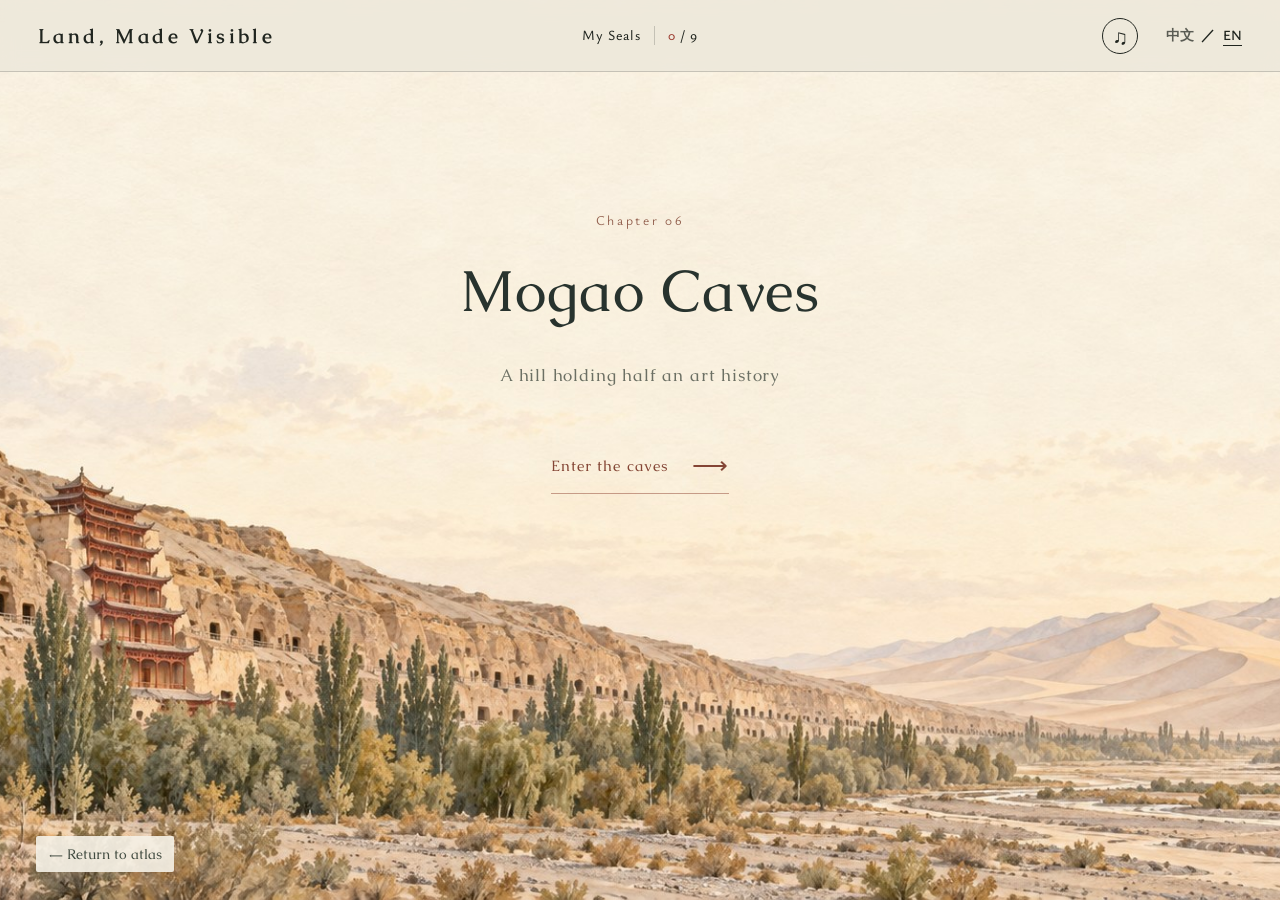
<file: site/chapters/mogao-caves/index.html>
<!doctype html>
<html lang="zh-CN">
  <head>
    <meta charset="UTF-8" />
    <link rel="icon" type="image/svg+xml" href="../../assets/land-made-visible-favicon.svg" />
    <meta name="viewport" content="width=device-width, initial-scale=1" />
    <meta
      name="description"
      content="《文化苦旅》双语阅读地图：莫高窟。从印度、犍陀罗到敦煌，一窟一窟看过千年，再看那些流散到世界的壁画。"
    />
    <title>山河显影 · 莫高窟</title>
    <link rel="preconnect" href="https://fonts.googleapis.com" />
    <link rel="preconnect" href="https://fonts.gstatic.com" crossorigin />
    <link
      rel="stylesheet"
      href="https://fonts.googleapis.com/css2?family=Caudex:ital,wght@0,400;0,700;1,400;1,700&family=Ysabeau:ital,wght@0,400..700;1,400..700&display=swap"
    />
    <link rel="stylesheet" href="../_shared/chapter-shell.css?v=bca618d4d0db" />
    <link rel="stylesheet" href="./styles.css?v=735edcb7d537" />
    <link rel="stylesheet" href="../../styles/page-transition.css?v=899e8641905a">
    <link rel="stylesheet" href="../../styles/journey-audio.css?v=1cd11e8f093f">
    <script src="../../scripts/journey-audio.js?v=156219a65685"></script>
    <script src="../../scripts/page-transition.js?v=b814d8cce02c"></script>
    <link rel="stylesheet" href="../../styles/chapter-opening.css?v=0d587b8dee8b">
    <script src="../../scripts/chapter-opening.js?v=d85d1a5f626a"></script>
    <link rel="stylesheet" href="../../styles/site-header.css?v=140f6ea07559">
    <script src="../../scripts/analytics.js?v=ba2e11cdb877"></script>
    <script src="../../scripts/site-header.js?v=be69da16c341"></script>
    <script src="../../scripts/min-type.js?v=880bda1eac59"></script>
    <meta name="chapter-landscape" data-position="24%" content="./assets/opening-landscape.jpg">
  <link rel="preload" as="image" href="./assets/opening-landscape.jpg">
  <link rel="preload" as="image" href="../../assets/transition-book.svg?v=759a1f4c6555">
  <link rel="stylesheet" href="../../styles/mobile-landscape.css?v=a7dff60a8000">
  <script src="../../scripts/mobile-orientation.js?v=a3b263fd7ec6" defer></script>
</head>
  <body data-language="zh" data-reading-level="1">
    <div class="paper-noise" aria-hidden="true"></div>

    <header class="masthead site-masthead">
      <a class="wordmark site-wordmark" href="../../index.html" aria-label="山河显影，返回中国总地图">
        <span data-site-title>山河显影</span>
      </a>
      <a class="site-progress" href="../../index.html?stamps=1" aria-label="查看已显影的图章">
        <span data-site-progress-label>已显影</span>
        <b><i data-site-progress-count>00</i> / <span data-site-progress-total>8</span></b>
      </a>
      <div class="language-switch site-language" role="group" aria-label="Language">
        <button type="button" data-language="zh" aria-pressed="true">中文</button>
        <span aria-hidden="true">／</span>
        <button type="button" data-language="en" aria-pressed="false">EN</button>
      </div>
    </header>

    <main class="chapter-frame">
      <section class="map-stage" inert data-aria="map-aria" aria-label="莫高窟与佛教艺术来路的三维地形图">
        <h1 class="sr-only" data-copy="chapter-title">莫高窟</h1>

        <div class="terrain-viewport" aria-hidden="true">
          <canvas class="terrain-canvas"></canvas>
        </div>

        <!-- Labels drawn on real terrain positions every frame (app.js). -->
        <svg class="terrain-marks" aria-hidden="true"></svg>

        <!-- Parts one and four: one flat world map (Equal Earth, 130°E), its camera moved per stage (world-map.js). -->
        <svg class="world-flat" aria-hidden="true"></svg>

        <!-- Part four: the lines and names over the world map, drawn by app.js. -->
        <svg class="world-globe" aria-hidden="true"></svg>

        <!-- Part three: a schematic cliff face (not a map) and the essay's sequence of dynasties. -->
        <div class="cliff-panel" aria-hidden="true">
          <p class="cliff-title" data-copy="cliff-title">断崖立面 · 示意</p>
          <svg class="cliff-elevation"></svg>
          <div class="dynasty-track"></div>
        </div>

        <svg class="compass" viewBox="-24 -24 48 48" role="img" aria-label="指北针">
          <circle r="21" />
          <g class="compass-needle">
            <path class="north" d="M0-17L5 0H-5Z" />
            <path class="south" d="M0 17L5 0H-5Z" />
            <text x="0" y="-25" text-anchor="middle">北</text>
          </g>
        </svg>

      </section>

      <article class="reader-panel" inert data-aria="reader-aria" aria-label="章节正文">
        <div class="reader-scroll">
          <div class="reading-copy"></div>

          <div class="reader-end">
            <span class="seal seal-m seal-image" aria-hidden="true"><img src="./assets/seal-mogao-caves.svg?v=5ff767eecd45" alt="" /></span>
            <button class="finish-chapter" type="button">
              <span data-copy="finish">完成本章 · 返回总图</span>
              <svg viewBox="0 0 44 14" aria-hidden="true">
                <path d="M1 7H39M34 2L40 7L34 12" />
              </svg>
            </button>
          </div>
        </div>

        <nav class="section-rail" data-aria="rail-aria" aria-label="章节段落">
          <span class="rail-caption" data-copy="rail-caption">原文章节</span>
          <div class="section-buttons"></div>
          <span class="rail-line" aria-hidden="true"><i></i></span>
        </nav>
      </article>

      <div class="opening-curtain" role="dialog" aria-modal="false" aria-labelledby="curtain-title">
        <p class="curtain-kicker" data-copy="curtain-kicker">第 06 章</p>
        <p class="curtain-teaser" data-copy="map-teaser">一座山包，半部艺术史。</p>
        <h1 class="curtain-title" id="curtain-title" data-copy="chapter-title">莫高窟</h1>
        <p class="curtain-thesis" data-copy="thesis">看活了一千年的生命。</p>
        <button class="open-book" type="button">
          <span data-copy="open">走进洞窟</span>
          <svg viewBox="0 0 56 18" aria-hidden="true">
            <path d="M1 9H51M44 2L52 9L44 16" />
          </svg>
        </button>
      </div>
    </main>

    <footer class="bottom-bar">
      <div class="bar-left">
        <span class="credit" data-copy="source">文本：余秋雨《文化苦旅》</span>
        <button class="notes-button" type="button" aria-expanded="false" aria-controls="notes-drawer">
          <span aria-hidden="true">ⓘ</span>
          <span data-copy="notes-button">地图说明与数据来源</span>
        </button>
      </div>
      <a class="back-atlas" href="../../index.html" data-atlas-link>
        <span aria-hidden="true">←</span>
        <span data-copy="back-atlas">总地图</span>
      </a>
    </footer>

    <aside class="notes-drawer" id="notes-drawer" aria-hidden="true" aria-labelledby="notes-title">
      <button class="close-notes" type="button" data-aria="close-aria" aria-label="关闭">×</button>
      <h2 id="notes-title" data-copy="notes-title">地图说明与数据来源</h2>

      <section>
        <h3 data-copy="notes-map-title">如何阅读这幅地图</h3>
        <p><b data-copy="data-views-label">视图</b><span data-copy="data-views"></span></p>
        <p><b data-copy="data-arrows-label">箭头</b><span data-copy="data-arrows"></span></p>
        <p><b data-copy="data-caves-label">断崖立面</b><span data-copy="data-caves"></span></p>
        <p><b data-copy="data-away-label">外流</b><span data-copy="data-away"></span></p>
        <p><b data-copy="data-text-label">两个版本</b><span data-copy="data-text"></span></p>
      </section>

      <section>
        <h3 data-copy="notes-data-title">数据与投影</h3>
        <p class="notes-datum">WGS 84 · 2026.09.28</p>
        <p><b data-copy="data-projection-label">投影</b><span data-copy="data-projection"></span></p>
        <p><b data-copy="data-terrain-label">地形</b><span data-copy="data-terrain"></span></p>
      </section>

      <section>
        <h3 data-copy="notes-sources-title">数据来源</h3>
        <ul>
          <li data-copy="notes-source-1"></li>
          <li data-copy="notes-source-2"></li>
          <li data-copy="notes-source-3"></li>
          <li data-copy="notes-source-4"></li>
          <li data-copy="notes-source-5"></li>
        </ul>
      </section>

      <section>
        <h3 data-copy="notes-disclaimer-title">声明</h3>
        <p data-copy="data-disclaimer"></p>
      </section>

      <section>
        <h3 data-copy="notes-keyboard-title">键盘</h3>
        <p data-copy="notes-keyboard"></p>
      </section>
    </aside>

    <div class="chapter-complete-overlay" role="status" aria-live="polite" aria-hidden="true">
      <span class="complete-ripple"></span>
      <span class="seal seal-l seal-image" aria-hidden="true"><img src="./assets/seal-mogao-caves.svg?v=5ff767eecd45" alt="" /></span>
      <p data-copy="complete-kicker">一处山河已经显影</p>
      <strong data-copy="complete-line">千年不枯的笑容，延伸到整个世界。</strong>
    </div>

    <script src="./geography-data.js?v=94e5b17cf9f0"></script>
    <script src="./terrain-data.js?v=14fe20e9b9a2"></script>
    <script src="./chapter-data.js?v=bba5b40a2af8"></script>
    <script src="./terrain-3d.js?v=e780f95993bd"></script>
    <script src="../_shared/chapter-shell.js?v=39ca22117c19"></script>
    <script src="./world-map-data.js?v=069d7c7a2fb5"></script>
    <script src="./world-map.js?v=ed49e63084a7"></script>
    <script src="./app.js?v=66368549c1cb"></script>
  </body>
</html>
</file>
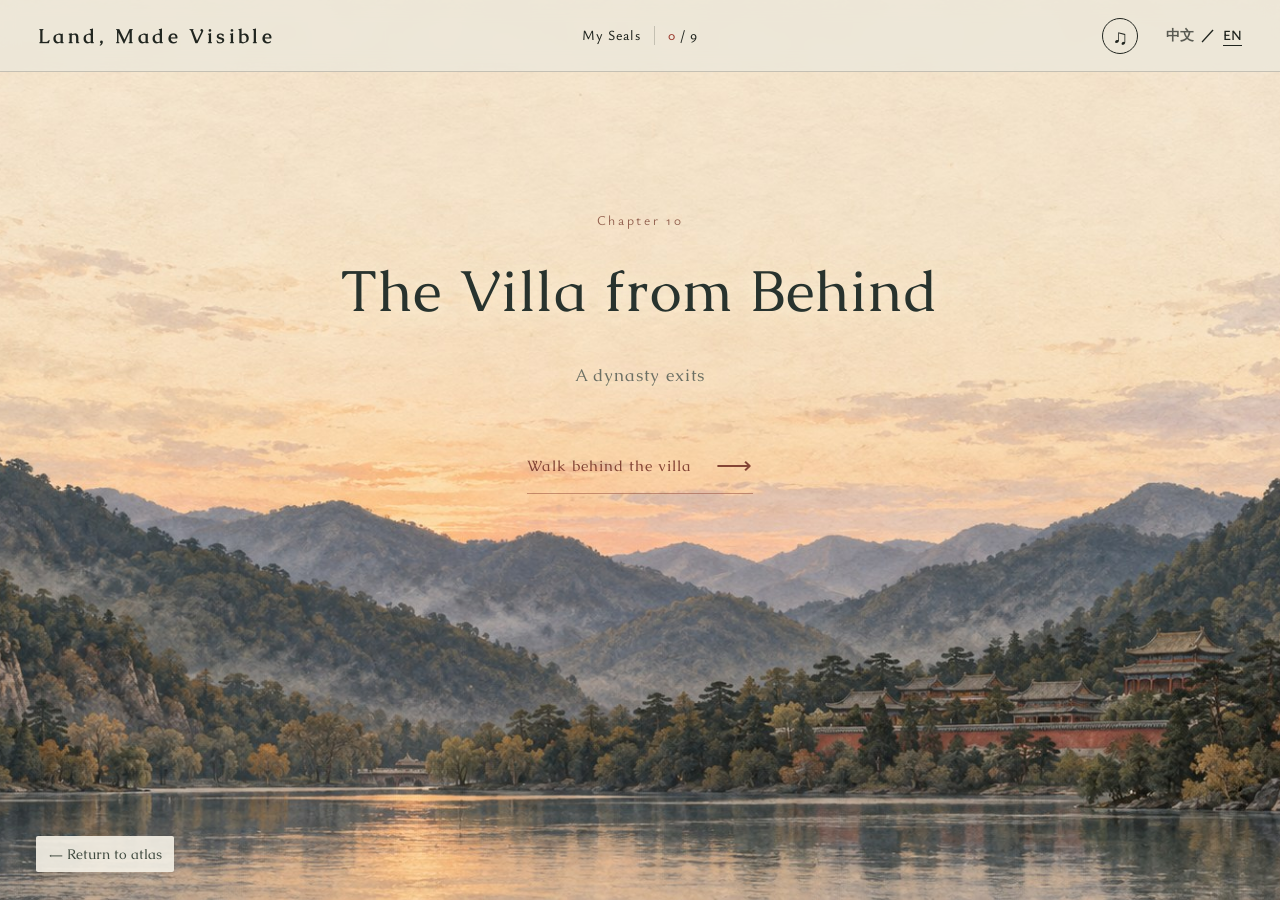
<file: site/chapters/mountain-resort/index.html>
<!doctype html>
<html lang="zh-CN">
  <head>
    <meta charset="UTF-8" />
    <link rel="icon" type="image/svg+xml" href="../../assets/land-made-visible-favicon.svg" />
    <meta name="viewport" content="width=device-width, initial-scale=1" />
    <meta
      name="description"
      content="《文化苦旅》双语阅读地图：山庄背影。以承德避暑山庄和外八庙的真实地理关系，阅读一个王朝的背影。"
    />
    <title>山河显影 · 山庄背影</title>
    <link rel="preconnect" href="https://fonts.googleapis.com" />
    <link rel="preconnect" href="https://fonts.gstatic.com" crossorigin />
    <link
      rel="stylesheet"
      href="https://fonts.googleapis.com/css2?family=Caudex:ital,wght@0,400;0,700;1,400;1,700&family=Ysabeau:ital,wght@0,400..700;1,400..700&display=swap"
    />
    <link rel="stylesheet" href="../_shared/chapter-shell.css?v=bca618d4d0db" />
    <link rel="stylesheet" href="./styles.css?v=47da9e6277f5" />
    <link rel="stylesheet" href="../../styles/page-transition.css?v=899e8641905a">
    <link rel="stylesheet" href="../../styles/journey-audio.css?v=1cd11e8f093f">
    <script src="../../scripts/journey-audio.js?v=156219a65685"></script>
    <script src="../../scripts/page-transition.js?v=b814d8cce02c"></script>
    <link rel="stylesheet" href="../../styles/chapter-opening.css?v=0d587b8dee8b">
    <script src="../../scripts/chapter-opening.js?v=d85d1a5f626a"></script>
    <link rel="stylesheet" href="../../styles/site-header.css?v=140f6ea07559">
    <script src="../../scripts/analytics.js?v=ba2e11cdb877"></script>
    <script src="../../scripts/site-header.js?v=be69da16c341"></script>
    <script src="../../scripts/min-type.js?v=880bda1eac59"></script>
    <meta name="chapter-landscape" data-position="65%" content="./assets/opening-landscape.jpg">
  <link rel="preload" as="image" href="./assets/opening-landscape.jpg">
  <link rel="preload" as="image" href="../../assets/transition-book.svg?v=759a1f4c6555">
  <link rel="stylesheet" href="../../styles/mobile-landscape.css?v=a7dff60a8000">
  <script src="../../scripts/mobile-orientation.js?v=a3b263fd7ec6" defer></script>
</head>
  <body data-language="zh" data-reading-level="1">
    <div class="paper-noise" aria-hidden="true"></div>

    <header class="masthead site-masthead">
      <a class="wordmark site-wordmark" href="../../index.html" aria-label="山河显影，返回中国总地图">
        <span data-site-title>山河显影</span>
      </a>
      <a class="site-progress" href="../../index.html?stamps=1" aria-label="查看已显影的图章">
        <span data-site-progress-label>已显影</span>
        <b><i data-site-progress-count>00</i> / <span data-site-progress-total>8</span></b>
      </a>
      <div class="language-switch site-language" role="group" aria-label="Language">
        <button type="button" data-language="zh" aria-pressed="true">中文</button>
        <span aria-hidden="true">／</span>
        <button type="button" data-language="en" aria-pressed="false">EN</button>
      </div>
    </header>

    <main class="chapter-frame">
      <section class="map-stage has-timeline" inert data-aria="map-aria" aria-label="承德避暑山庄与外八庙地理图">
        <h1 class="sr-only" data-copy="chapter-title">山庄背影</h1>

        <!-- Sections 1 and 5: one flat map in the standard map's projection (flat-map.js). -->
        <svg class="flat-map" role="img" aria-labelledby="regional-title regional-desc">
          <title id="regional-title" data-copy="regional-svg-title">北京、古北口、承德与木兰围场区域关系</title>
          <desc id="regional-desc" data-copy="regional-svg-desc">以真实地理锚点呈现清帝北巡空间，路线和长城线为历史地理示意。</desc>
        </svg>

        <!-- Sections 2-4: the resort on Copernicus DEM terrain (terrain-3d.js). -->
        <div class="terrain-viewport" role="img" aria-labelledby="map-title">
          <span class="sr-only" id="map-title" data-copy="resort-svg-title">承德避暑山庄与外八庙</span>
          <canvas class="terrain-canvas"></canvas>
        </div>

        <!-- Labels and lines drawn on real positions every frame, on either map (app.js). -->
        <svg class="terrain-marks" aria-hidden="true"></svg>

        <!-- North arrow and scale bar follow the camera (app.js). -->
        <svg class="compass" viewBox="-24 -24 48 48" role="img" aria-label="指北针">
          <circle r="21" />
          <g class="compass-needle">
            <path class="north" d="M0-17L5 0H-5Z" />
            <path class="south" d="M0 17L5 0H-5Z" />
            <text x="0" y="-25" text-anchor="middle">北</text>
          </g>
        </svg>
        <svg class="scale-bar" aria-hidden="true">
          <path class="scale-line" />
          <text class="scale-zero" x="0" y="26">0</text>
          <text class="scale-label" y="26"></text>
        </svg>

        <div class="map-status" aria-live="polite">
          <span class="status-number">清代</span>
          <span class="status-label"></span>
        </div>

        <div class="timeline" role="group" data-aria="timeline-aria" aria-label="历史时间线">
          <span class="timeline-caption" data-copy="timeline-caption">时间线</span>
          <div class="timeline-track"></div>
        </div>
      </section>

      <article class="reader-panel" inert data-aria="reader-aria" aria-label="章节正文">
        <div class="reader-scroll">
          <p class="reader-note" data-copy="reader-note">园林没有移动。移动的是看它的时代。</p>
          <div class="reading-copy"></div>

          <div class="reader-end">
            <span class="seal seal-m seal-image" aria-hidden="true"><img src="./assets/seal-mountain-resort.svg?v=0cc4b2079257" alt="" /></span>
            <button class="finish-chapter" type="button">
              <span data-copy="finish">完成本章 · 返回总图</span>
              <svg viewBox="0 0 44 14" aria-hidden="true">
                <path d="M1 7H39M34 2L40 7L34 12" />
              </svg>
            </button>
          </div>
        </div>

        <nav class="section-rail" data-aria="rail-aria" aria-label="章节段落">
          <span class="rail-caption" data-copy="rail-caption">原文章节</span>
          <div class="section-buttons"></div>
          <span class="rail-line" aria-hidden="true"><i></i></span>
        </nav>
      </article>

      <div class="opening-curtain" role="dialog" aria-modal="false" aria-labelledby="curtain-title">
        <p class="curtain-kicker" data-copy="curtain-kicker">第 10 章</p>
        <p class="curtain-teaser" data-copy="map-teaser">王朝退场</p>
        <h1 class="curtain-title" id="curtain-title" data-copy="chapter-title">山庄背影</h1>
        <p class="curtain-thesis" data-copy="thesis">在椅背之外，先看见山。</p>
        <button class="open-book" type="button">
          <span data-copy="open">绕到山庄背后</span>
          <svg viewBox="0 0 56 18" aria-hidden="true">
            <path d="M1 9H51M44 2L52 9L44 16" />
          </svg>
        </button>
      </div>
    </main>

    <footer class="bottom-bar">
      <div class="bar-left">
        <span class="credit" data-copy="source">文本：余秋雨《文化苦旅》</span>
        <button class="notes-button" type="button" aria-expanded="false" aria-controls="notes-drawer">
          <span aria-hidden="true">ⓘ</span>
          <span data-copy="notes-button">地图说明与数据来源</span>
        </button>
      </div>
      <a class="back-atlas" href="../../index.html" data-atlas-link>
        <span aria-hidden="true">←</span>
        <span data-copy="back-atlas">总地图</span>
      </a>
    </footer>

    <aside class="notes-drawer" id="notes-drawer" aria-hidden="true" aria-labelledby="notes-title">
      <button class="close-notes" type="button" data-aria="close-aria" aria-label="关闭">×</button>
      <h2 id="notes-title" data-copy="notes-title">地图说明与数据来源</h2>

      <section>
        <h3 data-copy="notes-map-title">如何阅读这幅地图</h3>
        <p><b data-copy="data-zones-label">分区</b><span data-copy="data-zones"></span></p>
        <p><b data-copy="data-story-label">叙事</b><span data-copy="data-story"></span></p>
        <p><b data-copy="data-regional-label">区域轴线</b><span data-copy="data-regional"></span></p>
        <div class="map-legend" role="group" aria-labelledby="legend-title">
          <p class="legend-title" id="legend-title" data-copy="legend-title">图面语法</p>
          <span><i class="legend-point"></i><em data-copy="legend-point">坐标地点</em></span>
          <span><i class="legend-area"></i><em data-copy="legend-area">区域或简化分区</em></span>
          <span><i class="legend-route"></i><em data-copy="legend-route">历史空间关系</em></span>
          <span><i class="legend-literary"></i><em data-copy="legend-literary">文学意象</em></span>
        </div>
      </section>

      <section>
        <h3 data-copy="notes-data-title">数据与投影</h3>
        <p class="notes-datum">WGS 84 · 2026.07.28</p>
        <p><b data-copy="data-property-label">遗产地</b><span data-copy="data-property"></span></p>
        <p><b data-copy="data-points-label">地点</b><span data-copy="data-points"></span></p>
        <p><b data-copy="data-memory-label">跨城记忆</b><span data-copy="data-memory"></span></p>
      </section>

      <section>
        <h3 data-copy="notes-sources-title">数据来源</h3>
        <ul>
          <li><a href="https://whc.unesco.org/en/list/703/" target="_blank" rel="noreferrer">UNESCO</a></li>
          <li><a href="https://wwj.chengde.gov.cn/art/2018/11/8/art_962_753975.html" target="_blank" rel="noreferrer" data-copy="chengde-source">承德市文物局</a></li>
          <li><a href="https://whc.unesco.org/en/list/880/maps/" target="_blank" rel="noreferrer" data-copy="summer-source">颐和园坐标</a></li>
          <li><a href="https://shj.chengde.gov.cn/art/2013/7/10/art_820_108214.html" target="_blank" rel="noreferrer" data-copy="mulan-source">木兰区域</a></li>
          <li><a href="https://www.openstreetmap.org/relation/8008566" target="_blank" rel="noreferrer">OpenStreetMap</a> © contributors, ODbL</li>
          <li><a href="https://dataspace.copernicus.eu/explore-data/data-collections/copernicus-contributing-missions/collections-description/COP-DEM" target="_blank" rel="noreferrer">Copernicus DEM</a> GLO-30 / GLO-90 © DLR, Airbus</li>
        </ul>
      </section>

      <section>
        <h3 data-copy="notes-disclaimer-title">声明</h3>
        <p data-copy="data-disclaimer">文学阅读地图，不替代测绘、导航或遗产地管理信息。</p>
      </section>

      <section>
        <h3 data-copy="notes-keyboard-title">键盘</h3>
        <p data-copy="notes-keyboard"></p>
      </section>
    </aside>

    <div class="chapter-complete-overlay" role="status" aria-live="polite" aria-hidden="true">
      <span class="complete-ripple"></span>
      <span class="seal seal-l seal-image" aria-hidden="true"><img src="./assets/seal-mountain-resort.svg?v=0cc4b2079257" alt="" /></span>
      <p data-copy="complete-kicker">一处山河已经显影</p>
      <strong data-copy="complete-line">王朝变更，山水依旧。</strong>
    </div>

    <script src="./chapter-data.js?v=1707dbb7a298"></script>
    <script src="./geography-data.js?v=a4442d6dc555"></script>
    <script src="../_shared/chapter-shell.js?v=39ca22117c19"></script>
    <script src="./terrain-data.js?v=4d1475ac1553"></script>
    <script src="./features-data.js?v=84ea5c2542d7"></script>
    <script src="./flat-map-data.js?v=fb497a99dc92"></script>
    <script src="./flat-map.js?v=f1ac48c38453"></script>
    <script src="./terrain-3d.js?v=71449e41c03e"></script>
    <script src="./app.js?v=90158a40cd21"></script>
  </body>
</html>
</file>
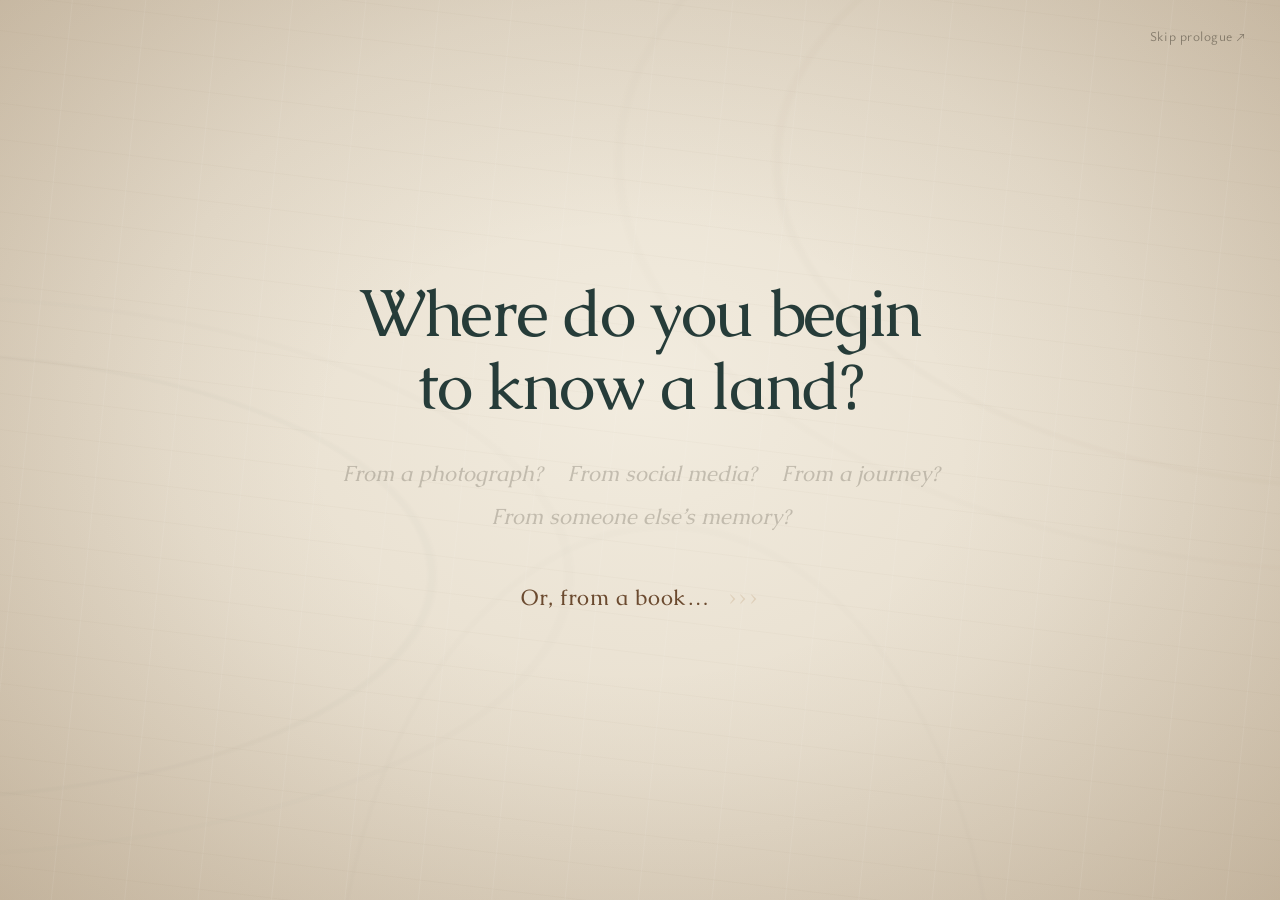
<file: site/chapters/my-hometown/index.html>
<!doctype html>
<!--
  CHAPTER TEMPLATE - copy to site/chapters/<id>/index.html and replace every __PLACEHOLDER__.
  Rules: docs/chapter-layout-guideline.md. Behavior: ../_shared/chapter-shell.js?v=82c51ada1e5e-data-sources. Frame CSS: ../_shared/chapter-shell.css?v=5ff807f7dbf8.
  Also needed in the chapter folder: chapter-data.js (CHAPTER_DATA), app.js (ChapterShell.init), styles.css (--accent + map canvas).
  Bump every ?v= whenever a referenced file changes.
-->
<html lang="en">
  <head>
    <meta charset="UTF-8" />
    <link rel="icon" type="image/svg+xml" href="../../assets/land-made-visible-favicon.svg" />
    <meta name="viewport" content="width=device-width, initial-scale=1" />
    <meta
      name="description"
      content="Begin with China’s rivers, terrain, and rainfall in My Hometown, a bilingual reading map of A Bittersweet Journey Through Culture."
    />
    <title>Land, Made Visible: My Hometown</title>
    <link
      rel="canonical"
      href="https://yanbingchen.site/bittersweet-journey/site/chapters/my-hometown/index.html?tour=1&amp;lang=en"
    />
    <meta property="og:type" content="website" />
    <meta property="og:site_name" content="Land, Made Visible" />
    <meta property="og:locale" content="en_US" />
    <meta property="og:title" content="Land, Made Visible: My Hometown" />
    <meta
      property="og:description"
      content="Begin with China’s rivers, terrain, and rainfall in My Hometown, a bilingual reading map of A Bittersweet Journey Through Culture."
    />
    <meta
      property="og:url"
      content="https://yanbingchen.site/bittersweet-journey/site/chapters/my-hometown/index.html?tour=1&amp;lang=en"
    />
    <meta name="twitter:card" content="summary" />
    <meta name="twitter:title" content="Land, Made Visible: My Hometown" />
    <meta
      name="twitter:description"
      content="Begin with China’s rivers, terrain, and rainfall in My Hometown, a bilingual reading map of A Bittersweet Journey Through Culture."
    />
    <link rel="preconnect" href="https://fonts.googleapis.com" />
    <link rel="preconnect" href="https://fonts.gstatic.com" crossorigin />
    <link
      rel="stylesheet"
      href="https://fonts.googleapis.com/css2?family=Caudex:ital,wght@0,400;0,700;1,400;1,700&family=Ysabeau:ital,wght@0,400..700;1,400..700&display=swap"
    />
    <link rel="stylesheet" href="../_shared/chapter-shell.css?v=bca618d4d0db" />
    <link rel="stylesheet" href="./styles.css?v=532b1355cdc6" />
    <link rel="stylesheet" href="../../styles/page-transition.css?v=899e8641905a" />
    <link rel="stylesheet" href="../../styles/journey-audio.css?v=1cd11e8f093f">
    <script src="../../scripts/journey-audio.js?v=156219a65685"></script>
    <script src="../../scripts/page-transition.js?v=b814d8cce02c"></script>
    <link rel="stylesheet" href="../../styles/site-header.css?v=140f6ea07559" />
    <script src="../../scripts/analytics.js?v=ba2e11cdb877"></script>
    <script src="../../scripts/site-header.js?v=be69da16c341"></script>
    <script src="../../scripts/min-type.js?v=880bda1eac59"></script>
    <link rel="stylesheet" href="../../styles/mobile-landscape.css?v=a7dff60a8000">
  <script src="../../scripts/mobile-orientation.js?v=a3b263fd7ec6" defer></script>
</head>
  <body data-language="en">
    <div class="paper-noise" aria-hidden="true"></div>

    <header class="masthead site-masthead">
      <a class="wordmark site-wordmark" href="../../index.html" data-atlas-link data-aria="wordmark-aria" aria-label="山河显影，返回中国总地图">
        <span data-copy="site-title" data-site-title>山河显影</span>
      </a>

      <a class="site-progress" href="../../index.html?stamps=1" aria-label="查看已显影的文字印">
        <span data-site-progress-label>已显影</span>
        <b><i data-site-progress-count>00</i> / 09</b>
      </a>
      <div class="language-switch site-language" role="group" aria-label="Language">
        <button type="button" data-language="zh" aria-pressed="false">中文</button>
        <span aria-hidden="true">／</span>
        <button type="button" data-language="en" aria-pressed="true">EN</button>
      </div>
    </header>

    <main class="chapter-frame">
      <section class="map-stage" inert data-aria="map-aria" aria-label="我的山河文学地图">
        <h1 class="sr-only" data-copy="chapter-title">我的山河</h1>

        <svg class="story-map hometown-map" viewBox="120 65 960 608" role="img" aria-labelledby="svg-title svg-desc" data-map="reader" data-scene="earth">
          <title id="svg-title" data-copy="map-svg-title">我的山河 · 三条天地之线</title>
          <desc id="svg-desc" data-copy="map-svg-desc">黄河、长江和约四百毫米年降水量分界的文学地理示意。</desc>
          <defs>
            <clipPath id="reader-globe-clip"><rect x="170" y="150" width="860" height="430" rx="8" /></clipPath>
            <filter id="reader-region-wash" x="-10%" y="-10%" width="120%" height="120%"><feGaussianBlur stdDeviation=".6" /></filter>
            <pattern id="reader-sand" width="7" height="9" patternUnits="userSpaceOnUse"><path d="M1 3q1.5-1 3 0M4 7h.3" fill="none" stroke="#a88b57" stroke-width=".4" opacity=".45" /></pattern>
            <linearGradient id="reader-globe-ocean" x1="0" y1="0" x2="0" y2="1"><stop offset="0" stop-color="#edf0e9" /><stop offset="1" stop-color="#c8d7d3" /></linearGradient>
          </defs>

          <g class="reader-globe" aria-hidden="true">
            <rect class="reader-globe-shadow" x="164" y="157" width="872" height="436" rx="12" />
            <rect class="reader-globe-ocean" x="170" y="150" width="860" height="430" rx="8" />
            <g clip-path="url(#reader-globe-clip)">
              <path class="reader-graticule" data-reader-world-graticule />
              <path class="reader-globe-land" data-reader-globe-land />
              <g class="reader-world-focus">
                <circle class="world-focus-ring" cx="851" cy="281" r="27" />
                <circle class="world-focus-core" cx="851" cy="281" r="4" />
              </g>
            </g>
            <rect class="reader-globe-ring" x="170" y="150" width="860" height="430" rx="8" />
          </g>

          <g class="reader-atlas" aria-hidden="true">
            <g class="reader-atlas-physical" data-reader-physical></g>
            <rect class="reader-climate-veil climate-cold" x="0" y="0" width="1200" height="760" />
            <rect class="reader-climate-veil climate-warm" x="0" y="0" width="1200" height="760" />

            <g class="reader-geography-labels">
              <text class="geography-landform" x="450" y="295" data-map-zh="西北沙漠" data-map-en="Northwestern deserts">Northwestern deserts</text>
              <text class="geography-landform" x="510" y="524" data-map-zh="青藏高原" data-map-en="Tibetan Plateau">Tibetan Plateau</text>
              <text class="geography-ocean" x="934" y="470" data-map-zh="太平洋" data-map-en="Pacific Ocean">Pacific Ocean</text>
            </g>

            <g class="reader-thematic-lines">
            <path class="rain-line" data-rain-contour />
            <path class="great-wall-line" data-great-wall />
            <path class="river river-yellow" data-river="yellow" pathLength="100" />
            <path class="river river-yangtze" data-river="yangtze" pathLength="100" />
            <path class="river river-pearl" data-river="pearl" pathLength="100" />
            <text class="map-label yellow-label" x="687" y="380" data-map-zh="黄河" data-map-en="Yellow River">Yellow River</text>
            <text class="map-label yangtze-label" x="702" y="524" data-map-zh="长江" data-map-en="Yangtze">Yangtze</text>
            <text class="map-label pearl-label" x="778" y="566" data-map-zh="珠江" data-map-en="Pearl River">Pearl River</text>
            <text class="map-label rain-label" data-rain-label>400 毫米等降水量线</text>
            <text class="map-label great-wall-label" x="740" y="325" data-map-zh="万里长城" data-map-en="Great Wall">Great Wall</text>
            </g>

            <g class="reader-focus focus-yellow-source">
              <circle cx="512" cy="419" r="5" />
              <text x="494" y="400" text-anchor="end" data-map-zh="黄河源头" data-map-en="Yellow River source">Yellow River source</text>
            </g>
            <g class="reader-focus focus-dongying">
              <circle cx="771" cy="373" r="5" />
              <circle class="focus-pulse" cx="771" cy="373" r="13" />
              <text x="788" y="358" data-map-zh="山东东营 · 入海口" data-map-en="Dongying · estuary">Dongying · estuary</text>
            </g>
            <g class="reader-focus focus-yangtze-source">
              <circle cx="599" cy="517" r="5" />
              <text x="579" y="538" text-anchor="end" data-map-zh="长江上游" data-map-en="Upper Yangtze">Upper Yangtze</text>
            </g>
            <g class="reader-focus focus-yangtze-mouth">
              <circle cx="787" cy="453" r="5" />
              <circle class="focus-pulse" cx="787" cy="453" r="13" />
              <text x="804" y="438" data-map-zh="长江入海口" data-map-en="Yangtze estuary">Yangtze estuary</text>
            </g>

            <g class="reader-heritage heritage-yinxu" data-place="yinxu">
              <circle r="4" />
              <text x="9" y="-8" data-map-zh="殷墟" data-map-en="Yinxu">Yinxu</text>
            </g>
            <g class="reader-heritage heritage-sanxingdui" data-place="sanxingdui">
              <circle r="4" />
              <text x="-9" y="-8" text-anchor="end" data-map-zh="三星堆" data-map-en="Sanxingdui">Sanxingdui</text>
            </g>
            <g class="reader-heritage heritage-three-gorges" data-place="threeGorges">
              <circle r="4" />
              <text x="9" y="-8" data-map-zh="三峡" data-map-en="Three Gorges">Three Gorges</text>
            </g>
            <g class="reader-heritage heritage-liangzhu" data-place="liangzhu">
              <circle r="4" />
              <text x="9" y="-8" data-map-zh="良渚" data-map-en="Liangzhu">Liangzhu</text>
            </g>

            <g class="reader-boundary-labels">
              <text x="540" y="265" data-map-zh="游牧文明" data-map-en="Nomadic civilization">Nomadic civilization</text>
              <text x="705" y="455" data-map-zh="农耕文明" data-map-en="Agrarian civilization">Agrarian civilization</text>
              <text class="maritime-civilization" x="920" y="510" text-anchor="end" data-map-zh="海洋文明" data-map-en="Maritime civilization">Maritime civilization</text>
            </g>
          </g>
        </svg>
      </section>

      <article class="reader-panel" inert data-aria="reader-aria" aria-label="章节正文">
        <div class="reader-scroll">
          <!-- OPTIONAL reader note (guideline R-2): <p class="reader-note" data-copy="reader-note">…</p> -->
          <div class="reading-copy"></div>

          <div class="reader-end">
            <span class="seal seal-m seal-image" aria-hidden="true"><img src="./assets/seal-my-hometown.svg?v=bb67379b50a6" alt="" /></span>
            <button class="finish-chapter" type="button">
              <span data-copy="finish">完成本章 · 返回总图</span>
              <svg viewBox="0 0 44 14" aria-hidden="true">
                <path d="M1 7H39M34 2L40 7L34 12" />
              </svg>
            </button>
          </div>
        </div>

        <nav class="section-rail" data-aria="rail-aria" aria-label="章节段落">
          <span class="rail-caption" data-copy="rail-caption">阅读章节</span>
          <div class="section-buttons"></div>
          <span class="rail-line" aria-hidden="true"><i></i></span>
        </nav>
        <aside class="reader-coach" role="status" hidden>
          <p data-reader-coach>滚动正文，地图随节次显影。点下方数字跳节；右上角切换中英。</p>
          <button type="button" data-dismiss-coach>知道了</button>
        </aside>
      </article>

      <div class="opening-curtain" role="dialog" aria-modal="false" aria-labelledby="curtain-title">
        <p class="curtain-kicker" data-copy="curtain-kicker">第 03 章</p>
        <p class="curtain-teaser" data-copy="map-teaser">沿三条线，走进山河。</p>
        <h1 class="curtain-title" id="curtain-title" data-copy="chapter-title">我的山河</h1>
        <p class="curtain-thesis" data-copy="map-teaser">沿三条线，走进山河。</p>
        <button class="open-book" type="button">
          <span data-copy="open">开始阅读</span>
          <svg viewBox="0 0 56 18" aria-hidden="true">
            <path d="M1 9H51M44 2L52 9L44 16" />
          </svg>
        </button>
      </div>
      <section class="journey" aria-labelledby="journey-title" data-step="0">
        <div class="journey-map-wrap">
          <svg class="tour-map atlas-prologue-map" viewBox="46 98 944 590" role="img" aria-labelledby="tour-svg-title tour-svg-desc" data-map="tour">
            <title id="tour-svg-title">China · a literary atlas</title>
            <desc id="tour-svg-desc">The atlas basemap appears before the Yellow River is illuminated.</desc>
            <defs>
              <filter id="prologue-wash" x="-10%" y="-10%" width="120%" height="120%"><feGaussianBlur stdDeviation="1.4" /></filter>
              <pattern id="prologue-sand" width="7" height="9" patternUnits="userSpaceOnUse"><path d="M1 3q1.5-1 3 0M4 7h.3" fill="none" stroke="#a88b57" stroke-width=".4" opacity=".45" /></pattern>
              <radialGradient id="prologue-story-glow"><stop offset="0%" stop-color="#a44735" stop-opacity=".55" /><stop offset="100%" stop-color="#a44735" stop-opacity="0" /></radialGradient>
            </defs>
            <g class="atlas-prologue-physical" aria-hidden="true"></g>
            <g class="atlas-prologue-rivers" aria-hidden="true">
              <g class="prologue-river prologue-yellow" data-tour-river="yellow"></g>
              <g class="prologue-river prologue-yangtze" data-tour-river="yangtze"></g>
              <text class="prologue-river-label prologue-yellow-label" x="711" y="400" data-atlas-zh="黄河" data-atlas-en="Yellow River">Yellow River</text>
              <text class="prologue-river-label prologue-yangtze-label" x="726" y="480" data-atlas-zh="长江" data-atlas-en="Yangtze">Yangtze</text>
            </g>
          </svg>
        </div>
        <div class="journey-topline"><button type="button" class="journey-skip" data-skip-tour>Skip prologue ↗</button></div>

        <div class="opening-scene scene-question">
          <h2 id="journey-title">Where do you begin to know a land?</h2>
          <div class="question-answers" aria-hidden="true">
            <span>From a photograph?</span>
            <span>From social media?</span>
            <span>From a journey?</span>
            <span>From someone else’s memory?</span>
          </div>
          <button class="opening-link" type="button" data-next="books">
            <span class="opening-link-label">Or, from a book…</span>
            <span class="arrow-trail" aria-hidden="true"><i>›</i><i>›</i><i>›</i></span>
          </button>
        </div>

        <div class="opening-scene scene-books" aria-hidden="true">
          <p class="author-intro">Yu Qiuyu journeys through China’s rivers, mountains, and ancient sites, tracing the memories they have carried through time.</p>
          <div class="book-choices" role="group" aria-label="Choose reading language">
            <button class="book-choice book-en" type="button" data-book-language="en" aria-label="Read A Bittersweet Journey Through Culture in English">
              <span class="book-shadow" aria-hidden="true"></span>
              <span class="book-pages" aria-hidden="true"></span>
              <span class="book-cover">
                <small>YU QIUYU</small>
                <strong>A Bittersweet<br />Journey Through<br />Culture</strong>
              </span>
              <span class="book-caption">English</span>
            </button>
            <button class="book-choice book-zh" type="button" data-book-language="zh" aria-label="阅读中文版文化苦旅">
              <span class="book-shadow" aria-hidden="true"></span>
              <span class="book-pages" aria-hidden="true"></span>
              <span class="book-cover">
                <small>余秋雨</small>
                <strong>文化<br />苦旅</strong>
              </span>
              <span class="book-caption">中文</span>
            </button>
          </div>
        </div>

        <div class="opening-scene scene-lines" aria-hidden="true">
          <div class="three-lines-quote">
            <p data-lines-quote>在严严实实的封闭结构中，中华文化拥有三条最大的天地之线，那也可以说是中华文化的基本经纬。</p>
            <p data-lines-second>按照重要程度排列，第一条线是黄河；第二条线是长江；</p>
            <p data-lines-third>第三条线比较复杂，在前两条的北方，是四百毫米降雨量的分界线，也就是区分农耕文明和游牧文明的天地之线。</p>
          </div>
        </div>

        <div class="opening-scene scene-yellow" aria-hidden="true">
          <blockquote data-yellow-quote>“……黄河，我几乎从源头一步步走到了入海口。现在的入海口是山东东营……”</blockquote>
        </div>

        <div class="opening-scene scene-yellow-stories" aria-hidden="true">
          <div class="quote-stack">
            <blockquote data-yellow-birth>“正是在黄河流域，我找到了黄帝轩辕氏的出生地。”</blockquote>
            <blockquote data-yellow-thinkers>“我用最多时间，在黄河流域寻找先秦诸子的足迹，并把他们与同龄的印度、希腊、波斯的哲人们进行对比。”</blockquote>
          </div>
        </div>

        <div class="opening-scene scene-yangtze" aria-hidden="true">
          <div class="quote-stack yangtze-quote-stack">
            <blockquote data-migration-quote>“由于气候变化，从那个寒冷的西晋时期开始，中华文化随着仓皇的人群一起向南方迁移，向长江迁移。”</blockquote>
            <blockquote data-yangtze-quote>“自宋代之后，中国的文化、经济中心已从黄河流域转到了长江流域。中心难免人多，因此又有不少人南行。到近代，南方气象渐成，一批推进历史的人物便从珠江边站起。”</blockquote>
          </div>
          <button class="opening-action primary" type="button" data-enter-reader><span data-enter-copy>阅读原文</span><i>→</i></button>
        </div>

        <div class="journey-progress" aria-hidden="true"><i></i><i></i><i></i><i></i><i></i><i></i></div>
      </section>
    </main>

    <footer class="bottom-bar">
      <div class="bar-left">
        <span class="credit" data-copy="source">Text: Yu Qiuyu, A Bittersweet Journey Through Culture</span>
        <button class="notes-button" type="button" aria-expanded="false" aria-controls="notes-drawer">
          <span aria-hidden="true">ⓘ</span>
          <span data-copy="notes-button">地图说明与数据来源</span>
        </button>
      </div>
      <a class="back-atlas" href="../../index.html" data-atlas-link>
        <span aria-hidden="true">←</span>
        <span data-copy="back-atlas">总地图</span>
      </a>
    </footer>
    <aside class="notes-drawer" id="notes-drawer" aria-hidden="true" aria-labelledby="notes-title">
      <button class="close-notes" type="button" data-aria="close-aria" aria-label="关闭">×</button>
      <h2 id="notes-title" data-copy="notes-title">地图说明与数据来源</h2>
      <section>
        <h3 data-copy="notes-map-title">如何阅读这幅地图</h3>
        <p data-copy="notes-map"></p>
      </section>
      <section>
        <h3 data-copy="notes-data-title">数据与投影</h3>
        <p data-copy="notes-data"></p>
      </section>
      <section>
        <h3 data-copy="notes-sources-title">数据来源</h3>
        <ul>
          <li data-copy="notes-source-1"></li>
          <li data-copy="notes-source-2"></li>
          <li data-copy="notes-source-3"></li>
          <li data-copy="notes-source-4"></li>
        </ul>
      </section>
      <section>
        <h3 data-copy="notes-disclaimer-title">声明</h3>
        <p data-copy="notes-disclaimer"></p>
      </section>
      <section>
        <h3 data-copy="notes-keyboard-title">键盘</h3>
        <p data-copy="notes-keyboard"></p>
      </section>
    </aside>

    <div class="chapter-complete-overlay" role="status" aria-live="polite" aria-hidden="true">
      <span class="complete-ripple"></span>
      <span class="seal seal-l seal-image" aria-hidden="true"><img src="./assets/seal-my-hometown.svg?v=bb67379b50a6" alt="" /></span>
      <p data-copy="complete-kicker">一处山河已经显影</p>
      <strong data-copy="complete-line">三条线留下了山河的底色。</strong>
    </div>

    <script src="../../data/real-geography.js?v=6a084e1099a1"></script>
    <script src="../../data/atlas-physical.js?v=a63d195fc66c"></script>
    <script src="../../data/world-land.js?v=1c888ca7f4b6"></script>
    <script src="../../data/worldclim-400mm.js?v=7a6dae8da205"></script>
    <script src="../../data/great-wall.js?v=a68542b5cbf8"></script>
    <script src="./chapter-data.js?v=2ea1134b801d"></script>
    <script src="../_shared/chapter-shell.js?v=39ca22117c19"></script>
    <script src="./globe.js?v=fde662e1efb9"></script>
    <script src="./app.js?v=608439913378"></script>
  </body>
</html>
</file>
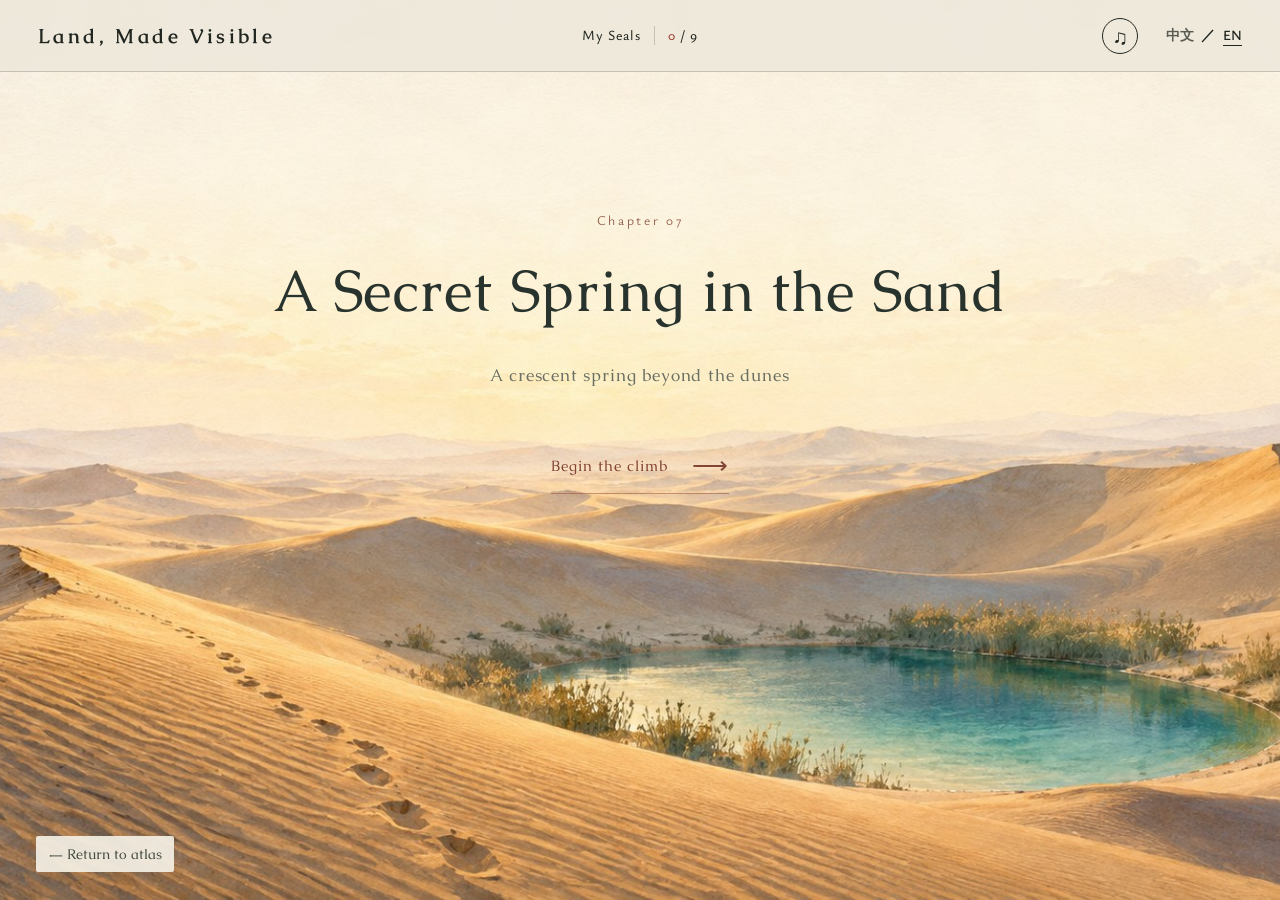
<file: site/chapters/secret-spring/index.html>
<!doctype html>
<html lang="zh-CN">
  <head>
    <meta charset="UTF-8" />
    <link rel="icon" type="image/svg+xml" href="../../assets/land-made-visible-favicon.svg" />
    <meta name="viewport" content="width=device-width, initial-scale=1" />
    <meta
      name="description"
      content="《文化苦旅》双语阅读地图：沙原隐泉。沿真实的鸣沙山地形，读到月牙泉显影。"
    />
    <title>山河显影 · 沙原隐泉</title>
    <link rel="preconnect" href="https://fonts.googleapis.com" />
    <link rel="preconnect" href="https://fonts.gstatic.com" crossorigin />
    <link
      rel="stylesheet"
      href="https://fonts.googleapis.com/css2?family=Caudex:ital,wght@0,400;0,700;1,400;1,700&family=Ysabeau:ital,wght@0,400..700;1,400..700&display=swap"
    />
    <link rel="stylesheet" href="../_shared/chapter-shell.css?v=bca618d4d0db" />
    <link rel="stylesheet" href="./styles.css?v=b30cf5966c50" />
    <link rel="stylesheet" href="../../styles/page-transition.css?v=899e8641905a">
    <link rel="stylesheet" href="../../styles/journey-audio.css?v=1cd11e8f093f">
    <script src="../../scripts/journey-audio.js?v=156219a65685"></script>
    <script src="../../scripts/page-transition.js?v=b814d8cce02c"></script>
    <link rel="stylesheet" href="../../styles/chapter-opening.css?v=0d587b8dee8b">
    <script src="../../scripts/chapter-opening.js?v=d85d1a5f626a"></script>
    <link rel="stylesheet" href="../../styles/site-header.css?v=140f6ea07559">
    <script src="../../scripts/analytics.js?v=ba2e11cdb877"></script>
    <script src="../../scripts/site-header.js?v=be69da16c341"></script>
    <script src="../../scripts/min-type.js?v=880bda1eac59"></script>
    <meta name="chapter-landscape" data-position="60%" content="./assets/opening-landscape.jpg">
  <link rel="preload" as="image" href="./assets/opening-landscape.jpg">
  <link rel="preload" as="image" href="../../assets/transition-book.svg?v=759a1f4c6555">
  <link rel="stylesheet" href="../../styles/mobile-landscape.css?v=a7dff60a8000">
  <script src="../../scripts/mobile-orientation.js?v=a3b263fd7ec6" defer></script>
</head>
  <body data-language="zh" data-reading-level="1">
    <div class="paper-noise" aria-hidden="true"></div>

    <header class="masthead site-masthead">
      <a class="wordmark site-wordmark" href="../../index.html" aria-label="山河显影，返回中国总地图">
        <span data-site-title>山河显影</span>
      </a>
      <a class="site-progress" href="../../index.html?stamps=1" aria-label="查看已显影的图章">
        <span data-site-progress-label>已显影</span>
        <b><i data-site-progress-count>00</i> / <span data-site-progress-total>8</span></b>
      </a>
      <div class="language-switch site-language" role="group" aria-label="Language">
        <button type="button" data-language="zh" aria-pressed="true">中文</button>
        <span aria-hidden="true">／</span>
        <button type="button" data-language="en" aria-pressed="false">EN</button>
      </div>
    </header>

    <main class="chapter-frame">
      <section class="map-stage" inert data-aria="map-aria" aria-label="鸣沙山与月牙泉三维地形图">
        <h1 class="sr-only" data-copy="chapter-title">沙原隐泉</h1>

        <div class="terrain-viewport" aria-hidden="true">
          <canvas class="terrain-canvas"></canvas>
          <div class="terrain-atmosphere"></div>
        </div>

        <!-- Labels drawn on real terrain positions every frame (app.js), in the current language only. -->
        <svg class="terrain-marks" aria-hidden="true"></svg>

        <!-- North arrow and scale bar follow the 3D camera (app.js). -->
        <svg class="compass" viewBox="-24 -24 48 48" role="img" aria-label="指北针">
          <circle r="21" />
          <g class="compass-needle">
            <path class="north" d="M0-17L5 0H-5Z" />
            <path class="south" d="M0 17L5 0H-5Z" />
            <text x="0" y="-25" text-anchor="middle">北</text>
          </g>
        </svg>
        <svg class="scale-bar" aria-hidden="true">
          <path class="scale-line" />
          <text class="scale-zero" x="0" y="26">0</text>
          <text class="scale-label" y="26"></text>
        </svg>
      </section>

      <article class="reader-panel" inert data-aria="reader-aria" aria-label="章节正文">
        <div class="reader-scroll">
          <div class="reading-copy"></div>

          <div class="reader-end">
            <span class="seal seal-m seal-image" aria-hidden="true"><img src="./assets/seal-secret-spring.svg?v=3ce3b913eaf8" alt="" /></span>
            <button class="finish-chapter" type="button">
              <span data-copy="finish">完成本章 · 返回总图</span>
              <svg viewBox="0 0 44 14" aria-hidden="true">
                <path d="M1 7H39M34 2L40 7L34 12" />
              </svg>
            </button>
          </div>
        </div>

        <nav class="section-rail" data-aria="rail-aria" aria-label="阅读路标">
          <span class="rail-caption" data-copy="rail-caption">阅读路标</span>
          <div class="section-buttons"></div>
          <span class="rail-line" aria-hidden="true"><i></i></span>
        </nav>
      </article>

      <div class="opening-curtain" role="dialog" aria-modal="false" aria-labelledby="curtain-title">
        <p class="curtain-kicker" data-copy="curtain-kicker">第 07 章</p>
        <p class="curtain-teaser" data-copy="map-teaser">沙山后的一弯泉</p>
        <h1 class="curtain-title" id="curtain-title" data-copy="chapter-title">沙原隐泉</h1>
        <p class="curtain-thesis" data-copy="thesis">先有脚印，然后才有泉。</p>
        <button class="open-book" type="button">
          <span data-copy="open">开始攀登</span>
          <svg viewBox="0 0 56 18" aria-hidden="true">
            <path d="M1 9H51M44 2L52 9L44 16" />
          </svg>
        </button>
      </div>
    </main>

    <footer class="bottom-bar">
      <div class="bar-left">
        <span class="credit" data-copy="source">文本：余秋雨《文化苦旅》</span>
        <button class="notes-button" type="button" aria-expanded="false" aria-controls="notes-drawer">
          <span aria-hidden="true">ⓘ</span>
          <span data-copy="notes-button">地图说明与数据来源</span>
        </button>
      </div>
      <a class="back-atlas" href="../../index.html" data-atlas-link>
        <span aria-hidden="true">←</span>
        <span data-copy="back-atlas">总地图</span>
      </a>
    </footer>

    <aside class="notes-drawer" id="notes-drawer" aria-hidden="true" aria-labelledby="notes-title">
      <button class="close-notes" type="button" data-aria="close-aria" aria-label="关闭">×</button>
      <h2 id="notes-title" data-copy="notes-title">地图说明与数据来源</h2>

      <section>
        <h3 data-copy="notes-map-title">如何阅读这幅地图</h3>
        <p><b data-copy="data-3d-label">三维</b><span data-copy="data-3d"></span></p>
        <p><b data-copy="data-route-label">脚印</b><span data-copy="data-route"></span></p>
        <p><b data-copy="data-region-label">区域</b><span data-copy="data-region"></span></p>
      </section>

      <section>
        <h3 data-copy="notes-data-title">数据与投影</h3>
        <p class="notes-datum">WGS 84 / UTM 46N · 2026.07.24</p>
        <p><b data-copy="data-projection-label">投影</b><span data-copy="data-projection"></span></p>
        <p><b data-copy="data-terrain-label">地形</b><span data-copy="data-terrain"></span></p>
        <p><b data-copy="data-features-label">地物</b><span data-copy="data-features"></span></p>
      </section>

      <section>
        <h3 data-copy="notes-sources-title">数据来源</h3>
        <ul>
          <li data-copy="notes-source-1"></li>
          <li data-copy="notes-source-2"></li>
          <li data-copy="notes-source-3"></li>
          <li data-copy="notes-source-4"></li>
        </ul>
      </section>

      <section>
        <h3 data-copy="notes-disclaimer-title">声明</h3>
        <p data-copy="data-disclaimer"></p>
      </section>

      <section>
        <h3 data-copy="notes-keyboard-title">键盘</h3>
        <p data-copy="notes-keyboard"></p>
      </section>
    </aside>

    <div class="chapter-complete-overlay" role="status" aria-live="polite" aria-hidden="true">
      <span class="complete-ripple"></span>
      <span class="seal seal-l seal-image" aria-hidden="true"><img src="./assets/seal-secret-spring.svg?v=3ce3b913eaf8" alt="" /></span>
      <p data-copy="complete-kicker">一处山河已经显影</p>
      <strong data-copy="complete-line">鸣沙山深处，一弯清泉永驻于大漠版图。</strong>
    </div>

    <script src="./geography-data.js?v=f9f79988a4fb"></script>
    <script src="./terrain-data.js?v=67a440358e99"></script>
    <script src="./chapter-data.js?v=869e55bc3208"></script>
    <script src="./terrain-3d.js?v=92bdfbf42839"></script>
    <script src="../_shared/chapter-shell.js?v=39ca22117c19"></script>
    <script src="./app.js?v=cdcf20fe0be7"></script>
  </body>
</html>
</file>
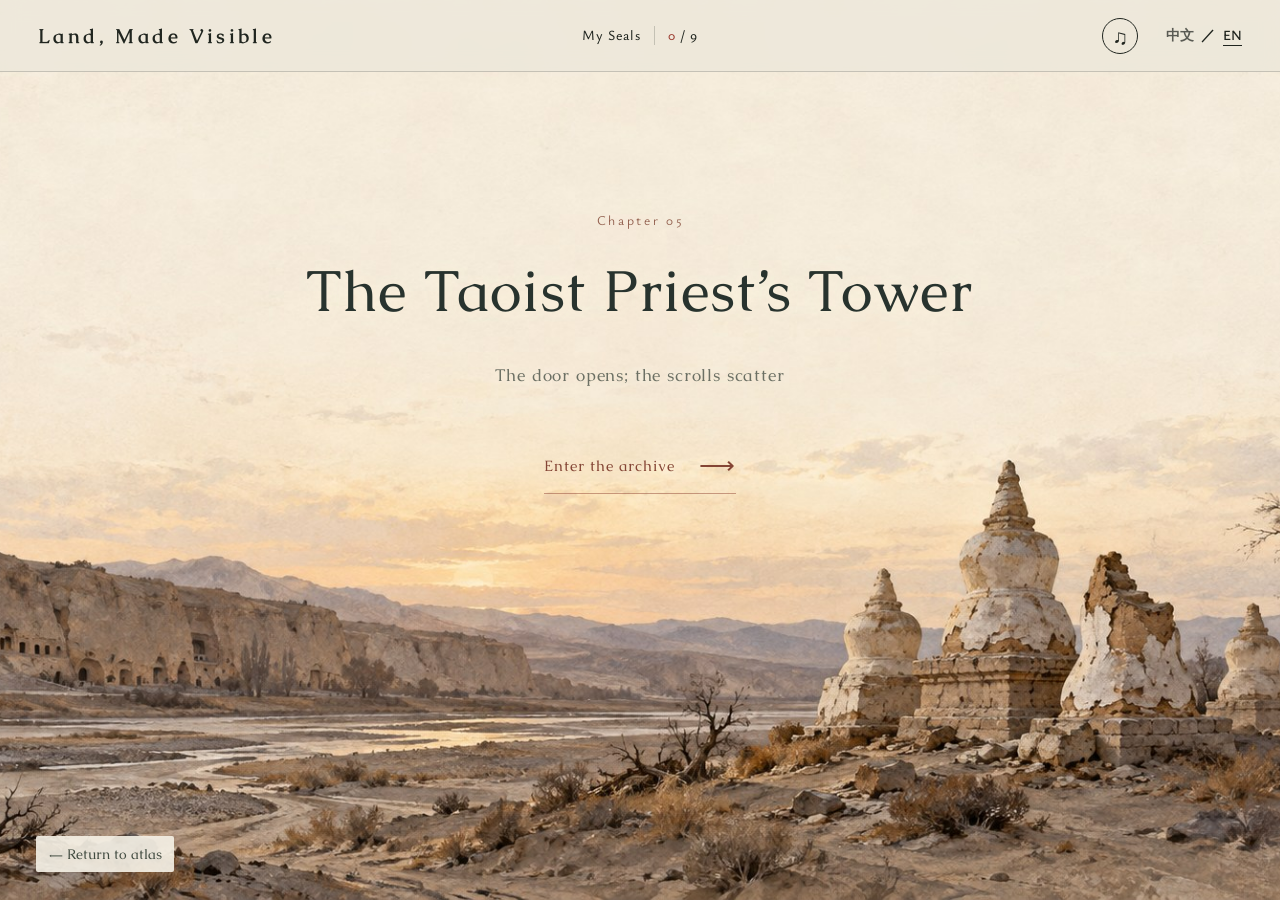
<file: site/chapters/taoist-tower/index.html>
<!doctype html>
<html lang="zh-CN">
  <head>
    <meta charset="UTF-8" />
    <link rel="icon" type="image/svg+xml" href="../../assets/land-made-visible-favicon.svg" />
    <meta name="viewport" content="width=device-width, initial-scale=1" />
    <meta
      name="description"
      content="《文化苦旅》双语阅读地图：道士塔。从莫高窟藏经洞出发，追踪经卷、木箱与三座墓。"
    />
    <title>山河显影 · 道士塔</title>
    <link rel="preconnect" href="https://fonts.googleapis.com" />
    <link rel="preconnect" href="https://fonts.gstatic.com" crossorigin />
    <link
      rel="stylesheet"
      href="https://fonts.googleapis.com/css2?family=Caudex:ital,wght@0,400;0,700;1,400;1,700&family=Ysabeau:ital,wght@0,400..700;1,400..700&display=swap"
    />
    <link rel="stylesheet" href="../_shared/chapter-shell.css?v=bca618d4d0db" />
    <link rel="stylesheet" href="./styles.css?v=22453b089da4" />
    <link rel="stylesheet" href="../../styles/page-transition.css?v=899e8641905a">
    <link rel="stylesheet" href="../../styles/journey-audio.css?v=1cd11e8f093f">
    <script src="../../scripts/journey-audio.js?v=156219a65685"></script>
    <script src="../../scripts/page-transition.js?v=b814d8cce02c"></script>
    <link rel="stylesheet" href="../../styles/chapter-opening.css?v=0d587b8dee8b">
    <script src="../../scripts/chapter-opening.js?v=d85d1a5f626a"></script>
    <link rel="stylesheet" href="../../styles/site-header.css?v=140f6ea07559">
    <script src="../../scripts/analytics.js?v=ba2e11cdb877"></script>
    <script src="../../scripts/site-header.js?v=be69da16c341"></script>
    <script src="../../scripts/min-type.js?v=880bda1eac59"></script>
    <meta name="chapter-landscape" data-position="72%" content="./assets/opening-landscape.jpg">
  <link rel="preload" as="image" href="./assets/opening-landscape.jpg">
  <link rel="preload" as="image" href="../../assets/transition-book.svg?v=759a1f4c6555">
  <link rel="stylesheet" href="../../styles/mobile-landscape.css?v=a7dff60a8000">
  <script src="../../scripts/mobile-orientation.js?v=a3b263fd7ec6" defer></script>
</head>
  <body data-language="zh" data-reading-level="1">
    <div class="paper-noise" aria-hidden="true"></div>

    <header class="masthead site-masthead">
      <a class="wordmark site-wordmark" href="../../index.html" aria-label="山河显影，返回中国总地图">
        <span data-site-title>山河显影</span>
      </a>
      <a class="site-progress" href="../../index.html?stamps=1" aria-label="查看已显影的图章">
        <span data-site-progress-label>已显影</span>
        <b><i data-site-progress-count>00</i> / <span data-site-progress-total>8</span></b>
      </a>
      <div class="language-switch site-language" role="group" aria-label="Language">
        <button type="button" data-language="zh" aria-pressed="true">中文</button>
        <span aria-hidden="true">／</span>
        <button type="button" data-language="en" aria-pressed="false">EN</button>
      </div>
    </header>

    <main class="chapter-frame">
      <section class="map-stage" inert data-aria="map-aria" aria-label="藏经洞与文物流散文学地图">
        <h1 class="sr-only" data-copy="chapter-title">道士塔</h1>

        <svg class="story-map" viewBox="0 0 1000 760" role="img" aria-labelledby="map-svg-title">
          <title id="map-svg-title" data-copy="map-aria">藏经洞与文物流散文学地图</title>
          <defs>
          </defs>

          <!-- One map in one projection (Albers, CM 110°E): app.js moves this camera to each section's region. -->
          <g class="atlas-camera">
            <g class="atlas-base" aria-hidden="true">
              <path class="world-land" id="atlas-land" />
              <path class="china-outline" id="china-outline" />
              <path class="china-provinces" id="china-provinces" />
            </g>

            <g class="level geo-level geo-level-one" data-level="1" aria-hidden="true">
              <path class="province-highlight hubei" id="china-hubei" />
              <path class="province-highlight gansu" id="china-gansu" />
              <path class="biography-route" id="route-macheng-jiuquan" />
              <path class="biography-route" id="route-jiuquan-dunhuang" />

              <g class="geo-node origin-node" id="node-macheng">
                <circle class="node-halo" r="17" />
                <circle class="node-dot" r="4" />
                <text x="13" y="-12" class="geo-place label-cn">湖北麻城</text>
                <text x="13" y="-12" class="geo-place label-en">Macheng, Hubei</text>
                <text x="13" y="8" class="geo-note label-cn">王圆箓籍贯</text>
                <text x="13" y="8" class="geo-note label-en">Wang Yuanlu’s recorded origin</text>
              </g>
              <g class="geo-node" id="node-jiuquan">
                <circle class="node-halo" r="17" />
                <circle class="node-dot" r="4" />
                <text x="14" y="-25" class="geo-place label-cn">肃州 · 今酒泉</text>
                <text x="14" y="-25" class="geo-place label-en">Suzhou · present-day Jiuquan</text>
                <text x="14" y="-6" class="geo-note label-cn">曾在甘肃当兵</text>
                <text x="14" y="-6" class="geo-note label-en">Served as a soldier in Gansu</text>
              </g>
              <g class="geo-node destination-node" id="node-dunhuang-biography">
                <circle class="node-halo" r="21" />
                <circle class="node-dot" r="5" />
                <text x="-15" y="31" text-anchor="end" class="geo-place label-cn">敦煌 · 莫高窟</text>
                <text x="-15" y="31" text-anchor="end" class="geo-place label-en">Dunhuang · Mogao Caves</text>
                <text x="-15" y="50" text-anchor="end" class="geo-note label-cn">成为守窟道士</text>
                <text x="-15" y="50" text-anchor="end" class="geo-note label-en">Became the caves’ Taoist keeper</text>
              </g>

              <text id="label-hubei" class="province-label label-cn">湖北</text>
              <text id="label-hubei-en" class="province-label label-en">Hubei</text>
              <text id="label-gansu" class="province-label label-cn">甘肃</text>
              <text id="label-gansu-en" class="province-label label-en">Gansu</text>
            </g>

            <g class="level geo-level geo-level-two" data-level="2" aria-hidden="true">
              <path class="country-highlight china" id="eurasia-china-two" />
              <path class="country-highlight britain" id="eurasia-britain-two" />
              <path class="country-highlight france" id="eurasia-france-two" />
              <path class="country-highlight russia" id="eurasia-russia-two" />
              <path class="northwest-link" id="route-kashgar-dunhuang-two" />

              <g class="geo-node" id="node-kashgar-two">
                <circle class="node-dot" r="4" />
                <text x="-12" y="-12" text-anchor="end" class="geo-place label-cn">新疆 · 喀什</text>
                <text x="-12" y="-12" text-anchor="end" class="geo-place label-en">Kashgar · Xinjiang</text>
              </g>
              <g class="geo-node destination-node" id="node-dunhuang-two">
                <circle class="node-halo" r="18" />
                <circle class="node-dot" r="5" />
                <text x="13" y="-13" class="geo-place label-cn">甘肃 · 敦煌</text>
                <text x="13" y="-13" class="geo-place label-en">Dunhuang · Gansu</text>
              </g>
              <g class="geo-node" id="node-beijing-two">
                <circle class="node-dot" r="4" />
                <text x="12" y="17" class="geo-place label-cn">北京</text>
                <text x="12" y="17" class="geo-place label-en">Beijing</text>
              </g>
              <g class="geo-node power-node" id="node-london-two">
                <circle class="power-dot" r="4" />
                <text x="-9" y="-11" text-anchor="end" class="geo-place label-cn">英国</text>
                <text x="-9" y="-11" text-anchor="end" class="geo-place label-en">Britain</text>
              </g>
              <g class="geo-node power-node" id="node-paris-two">
                <circle class="power-dot" r="4" />
                <text x="-10" y="19" text-anchor="end" class="geo-place label-cn">法国</text>
                <text x="-10" y="19" text-anchor="end" class="geo-place label-en">France</text>
              </g>
              <g class="geo-node power-node" id="node-petersburg-two">
                <circle class="power-dot" r="4" />
                <text x="10" y="-11" class="geo-place label-cn">俄国</text>
                <text x="10" y="-11" class="geo-place label-en">Russia</text>
              </g>
            </g>

            <g class="level geo-level geo-level-three" data-level="3" aria-hidden="true">
              <path class="country-highlight china" id="eurasia-china-three" />
              <path class="northwest-link active" id="route-kashgar-dunhuang-three" />

              <g class="geo-node" id="node-kashgar-three">
                <circle class="node-halo" r="16" />
                <circle class="node-dot" r="4" />
                <text x="-13" y="-14" text-anchor="end" class="geo-place label-cn">喀什 · 起点</text>
                <text x="-13" y="-14" text-anchor="end" class="geo-place label-en">Kashgar · Departure</text>
              </g>
              <g class="meeting-at-mogao" id="meeting-at-mogao">
                <circle class="meeting-halo" r="30" />
                <circle class="meeting-orbit wang" cx="-12" cy="6" r="6" />
                <circle class="meeting-orbit stein" cx="9" cy="-10" r="6" />
                <circle class="meeting-orbit jiang" cx="13" cy="11" r="6" />
                <path class="meeting-links" d="M-12 6L9-10L13 11Z" />
                <text x="-12" y="27" text-anchor="middle" class="person-mini label-cn">王圆箓</text>
                <text x="-12" y="27" text-anchor="middle" class="person-mini label-en">Wang</text>
                <text x="18" y="-14" class="person-mini label-cn">斯坦因</text>
                <text x="18" y="-14" class="person-mini label-en">Stein</text>
                <text x="22" y="22" class="person-mini label-cn">蒋孝琬</text>
                <text x="22" y="22" class="person-mini label-en">Jiang</text>
                <text x="0" y="56" text-anchor="middle" class="geo-place label-cn">甘肃 · 莫高窟</text>
                <text x="0" y="56" text-anchor="middle" class="geo-place label-en">Mogao Caves · Gansu</text>
              </g>
            </g>

            <g class="level geo-level geo-level-four" data-level="4" aria-hidden="true">
              <path class="country-highlight china" id="world-china-four" />
              <path class="country-highlight britain" id="world-britain-four" />
              <path class="departure-route verified" id="route-dunhuang-london-four" />
              <path class="northwest-link" id="route-kashgar-dunhuang-four" />

              <g class="geo-node" id="node-kashgar-four">
                <circle class="node-dot" r="3.5" />
                <text x="-10" y="-11" text-anchor="end" class="geo-place label-cn">喀什</text>
                <text x="-10" y="-11" text-anchor="end" class="geo-place label-en">Kashgar</text>
              </g>
              <g class="geo-node destination-node" id="node-dunhuang-four">
                <circle class="node-halo" r="18" />
                <circle class="node-dot" r="5" />
                <text x="12" y="20" class="geo-place label-cn">敦煌</text>
                <text x="12" y="20" class="geo-place label-en">Dunhuang</text>
                <g class="mini-crates" transform="translate(-18 -38)">
                  <rect x="0" y="0" width="10" height="8" />
                  <rect x="12" y="0" width="10" height="8" />
                  <rect x="24" y="0" width="10" height="8" />
                  <rect x="6" y="-10" width="10" height="8" />
                  <rect x="18" y="-10" width="10" height="8" />
                </g>
              </g>
              <g class="geo-node power-node" id="node-london-four">
                <circle class="node-halo" r="16" />
                <circle class="power-dot" r="5" />
                <text x="-11" y="-13" text-anchor="end" class="geo-place label-cn">伦敦 · 原文目的地</text>
                <text x="-11" y="-13" text-anchor="end" class="geo-place label-en">London · Destination in the essay</text>
              </g>
            </g>

            <g class="level geo-level geo-level-five" data-level="5" aria-hidden="true">
              <path class="country-highlight china" id="world-china-five" />
              <path class="country-highlight afghanistan" id="world-afghanistan-five" />
              <path class="grave-connection" id="route-dunhuang-kabul-five" />

              <g class="grave-node geographic" id="grave-dunhuang-five">
                <circle class="grave-halo" r="27" />
                <path d="M-17 22H17M-11 22V-2C-11-19 11-19 11-2V22" />
                <text x="35" y="-31" class="grave-name label-cn">敦煌 · 王圆箓塔</text>
                <text x="35" y="-31" class="grave-name label-en">Dunhuang · Wang’s stupa</text>
              </g>
              <g class="grave-node geographic" id="grave-kabul-five">
                <circle class="grave-halo" r="27" />
                <path d="M0-16V17M-12-4H12M-17 22H17" />
                <text x="-34" y="47" text-anchor="end" class="grave-name label-cn">喀布尔 · 斯坦因墓</text>
                <text x="-34" y="47" text-anchor="end" class="grave-name label-en">Kabul · Stein’s grave</text>
              </g>
            </g>
          </g>

          <g class="level map-overlay overlay-four" aria-hidden="true">
            <g class="crate-manifest" aria-label="二十九只大木箱，装有九千余经卷与五百余幅绘画">
              <rect class="crate-manifest-sheet" x="70" y="398" width="316" height="226" rx="4" />
              <text x="88" y="425" class="manifest-kicker label-cn">装箱记录 · 七日</text>
              <text x="88" y="425" class="manifest-kicker label-en">Packing record · Seven days</text>
              <g class="crate-stack geo-crate-stack" transform="translate(223 493)"></g>
              <text x="88" y="585" class="crate-count">29</text>
              <text x="142" y="583" class="crate-label label-cn">只大木箱</text>
              <text x="142" y="583" class="crate-label label-en">large wooden crates</text>
              <text x="88" y="616" class="archive-count label-cn">九千余经卷 · 五百余幅绘画</text>
              <text x="88" y="616" class="archive-count label-en">9,000+ scrolls · 500+ paintings</text>
            </g>
          </g>
          <g class="level map-overlay overlay-five" aria-hidden="true">
            <g class="grave-node unknown-coordinate" transform="translate(825 560)">
              <circle class="unknown-ring" r="28" />
              <text x="0" y="8" text-anchor="middle" class="unknown-mark">?</text>
              <text x="0" y="51" text-anchor="middle" class="grave-name label-cn">蒋孝琬 · 无可核验坐标</text>
              <text x="0" y="51" text-anchor="middle" class="grave-name label-en">Jiang Xiaowan · No verifiable coordinates</text>
            </g>
          </g>

        </svg>
      </section>

      <article class="reader-panel" inert data-aria="reader-aria" aria-label="章节正文">
        <div class="reader-scroll">
          <div class="reading-copy"></div>

          <div class="reader-end">
            <span class="seal seal-m seal-image" aria-hidden="true"><img src="./assets/seal-taoist-tower.svg?v=c63c6a0345d0" alt="" /></span>
            <button class="finish-chapter" type="button">
              <span data-copy="finish">完成本章 · 返回总图</span>
              <svg viewBox="0 0 44 14" aria-hidden="true">
                <path d="M1 7H39M34 2L40 7L34 12" />
              </svg>
            </button>
          </div>
        </div>

        <nav class="section-rail" data-aria="rail-aria" aria-label="阅读档案">
          <span class="rail-caption" data-copy="rail-caption">阅读档案</span>
          <div class="section-buttons"></div>
          <span class="rail-line" aria-hidden="true"><i></i></span>
        </nav>
      </article>

      <div class="opening-curtain" role="dialog" aria-modal="false" aria-labelledby="curtain-title">
        <p class="curtain-kicker" data-copy="curtain-kicker">第 05 章</p>
        <p class="curtain-teaser" data-copy="map-teaser">洞门开，经卷散</p>
        <h1 class="curtain-title" id="curtain-title" data-copy="chapter-title">道士塔</h1>
        <p class="curtain-thesis" data-copy="thesis">洞门打开，经卷离开敦煌，流散世界。</p>
        <button class="open-book" type="button">
          <span data-copy="open">打开档案</span>
          <svg viewBox="0 0 56 18" aria-hidden="true">
            <path d="M1 9H51M44 2L52 9L44 16" />
          </svg>
        </button>
      </div>
    </main>

    <footer class="bottom-bar">
      <div class="bar-left">
        <span class="credit" data-copy="source">文本：余秋雨《文化苦旅》</span>
        <button class="notes-button" type="button" aria-expanded="false" aria-controls="notes-drawer">
          <span aria-hidden="true">ⓘ</span>
          <span data-copy="notes-button">地图说明与数据来源</span>
        </button>
      </div>
      <a class="back-atlas" href="../../index.html" data-atlas-link>
        <span aria-hidden="true">←</span>
        <span data-copy="back-atlas">总地图</span>
      </a>
    </footer>

    <aside class="notes-drawer" id="notes-drawer" aria-hidden="true" aria-labelledby="notes-title">
      <button class="close-notes" type="button" data-aria="close-aria" aria-label="关闭">×</button>
      <h2 id="notes-title" data-copy="notes-title">地图说明与数据来源</h2>

      <section>
        <h3 data-copy="notes-map-title">如何阅读这幅地图</h3>
        <p><b data-copy="data-solid-label">实线</b><span data-copy="data-solid"></span></p>
        <p><b data-copy="data-unknown-label">空白</b><span data-copy="data-unknown"></span></p>
      </section>

      <section>
        <h3 data-copy="notes-data-title">数据与投影</h3>
        <p class="notes-datum">Albers 25°N / 47°N · 110°E</p>
        <p><b data-copy="data-china-label">投影</b><span data-copy="data-china"></span></p>
        <p><b data-copy="data-world-label">中国以外</b><span data-copy="data-world"></span></p>
      </section>

      <section>
        <h3 data-copy="notes-sources-title">数据来源</h3>
        <ul>
          <li data-copy="notes-source-1"></li>
          <li data-copy="notes-source-2"></li>
          <li data-copy="notes-source-3"></li>
        </ul>
      </section>

      <section>
        <h3 data-copy="notes-disclaimer-title">声明</h3>
        <p data-copy="data-disclaimer"></p>
      </section>

      <section>
        <h3 data-copy="notes-keyboard-title">键盘</h3>
        <p data-copy="notes-keyboard"></p>
      </section>
    </aside>

    <div class="chapter-complete-overlay" role="status" aria-live="polite" aria-hidden="true">
      <span class="complete-ripple"></span>
      <span class="seal seal-l seal-image" aria-hidden="true"><img src="./assets/seal-taoist-tower.svg?v=c63c6a0345d0" alt="" /></span>
      <p data-copy="complete-kicker">一处山河已经显影</p>
      <strong data-copy="complete-line">洞窟仍在敦煌，经卷散落世界。</strong>
    </div>

    <script src="./geography-data.js?v=08521a31f2fe"></script>
    <script src="./chapter-data.js?v=2fbffe7e7f42"></script>
    <script src="../_shared/chapter-shell.js?v=39ca22117c19"></script>
    <script src="./app.js?v=86d38f26da01"></script>
  </body>
</html>
</file>
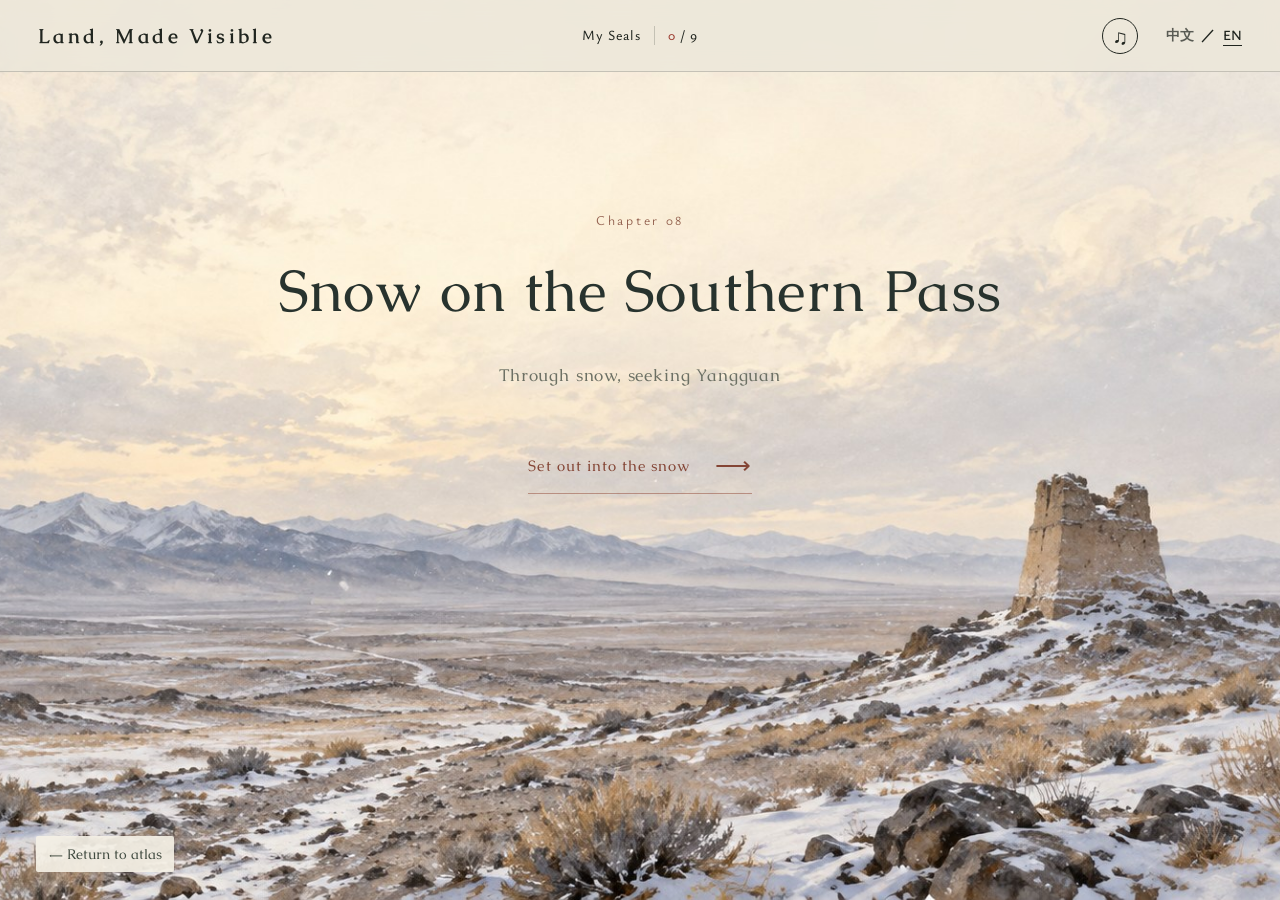
<file: site/chapters/yangguan/index.html>
<!doctype html>
<html lang="zh-CN">
  <head>
    <meta charset="UTF-8" />
    <link rel="icon" type="image/svg+xml" href="../../assets/land-made-visible-favicon.svg" />
    <meta name="viewport" content="width=device-width, initial-scale=1" />
    <meta
      name="description"
      content="《文化苦旅》双语阅读地图：阳关雪。沿真实的阳关一带地形，踏雪读到烽燧与渭城一杯酒。"
    />
    <title>山河显影 · 阳关雪</title>
    <link rel="preconnect" href="https://fonts.googleapis.com" />
    <link rel="preconnect" href="https://fonts.gstatic.com" crossorigin />
    <link
      rel="stylesheet"
      href="https://fonts.googleapis.com/css2?family=Caudex:ital,wght@0,400;0,700;1,400;1,700&family=Ysabeau:ital,wght@0,400..700;1,400..700&display=swap"
    />
    <link rel="stylesheet" href="../_shared/chapter-shell.css?v=bca618d4d0db" />
    <link rel="stylesheet" href="./styles.css?v=e20c329aa358" />
    <link rel="stylesheet" href="../../styles/page-transition.css?v=899e8641905a">
    <link rel="stylesheet" href="../../styles/journey-audio.css?v=1cd11e8f093f">
    <script src="../../scripts/journey-audio.js?v=156219a65685"></script>
    <script src="../../scripts/page-transition.js?v=b814d8cce02c"></script>
    <link rel="stylesheet" href="../../styles/chapter-opening.css?v=0d587b8dee8b">
    <script src="../../scripts/chapter-opening.js?v=d85d1a5f626a"></script>
    <link rel="stylesheet" href="../../styles/site-header.css?v=140f6ea07559">
    <script src="../../scripts/analytics.js?v=ba2e11cdb877"></script>
    <script src="../../scripts/site-header.js?v=be69da16c341"></script>
    <script src="../../scripts/min-type.js?v=880bda1eac59"></script>
    <meta name="chapter-landscape" data-position="73%" content="./assets/opening-landscape.jpg">
  <link rel="preload" as="image" href="./assets/opening-landscape.jpg">
  <link rel="preload" as="image" href="../../assets/transition-book.svg?v=759a1f4c6555">
  <link rel="stylesheet" href="../../styles/mobile-landscape.css?v=a7dff60a8000">
  <script src="../../scripts/mobile-orientation.js?v=a3b263fd7ec6" defer></script>
</head>
  <body data-language="zh" data-reading-level="1">
    <div class="paper-noise" aria-hidden="true"></div>

    <header class="masthead site-masthead">
      <a class="wordmark site-wordmark" href="../../index.html" aria-label="山河显影，返回中国总地图">
        <span data-site-title>山河显影</span>
      </a>
      <a class="site-progress" href="../../index.html?stamps=1" aria-label="查看已显影的图章">
        <span data-site-progress-label>已显影</span>
        <b><i data-site-progress-count>00</i> / <span data-site-progress-total>8</span></b>
      </a>
      <div class="language-switch site-language" role="group" aria-label="Language">
        <button type="button" data-language="zh" aria-pressed="true">中文</button>
        <span aria-hidden="true">／</span>
        <button type="button" data-language="en" aria-pressed="false">EN</button>
      </div>
    </header>

    <main class="chapter-frame">
      <section class="map-stage" inert data-aria="map-aria" aria-label="阳关一带三维雪漠地形图">
        <h1 class="sr-only" data-copy="chapter-title">阳关雪</h1>

        <div class="terrain-viewport" aria-hidden="true">
          <canvas class="terrain-canvas"></canvas>
        </div>

        <!-- Labels drawn on real terrain positions every frame (app.js). -->
        <svg class="terrain-marks" aria-hidden="true"></svg>

        <!-- Parts one and two: one flat map in the standard map's projection, as 道士塔's first map (flat-map.js). -->
        <svg class="flat-map" role="img" aria-labelledby="regional-title">
          <title id="regional-title" data-copy="regional-svg-title">敦煌县城与阳关的区域关系</title>
        </svg>

        <canvas class="snowfall" aria-hidden="true"></canvas>

        <svg class="compass" viewBox="-24 -24 48 48" role="img" aria-label="指北针">
          <circle r="21" />
          <g class="compass-needle">
            <path class="north" d="M0-17L5 0H-5Z" />
            <path class="south" d="M0 17L5 0H-5Z" />
            <text x="0" y="-25" text-anchor="middle">北</text>
          </g>
        </svg>
      </section>

      <article class="reader-panel" inert data-aria="reader-aria" aria-label="章节正文">
        <div class="reader-scroll">
          <div class="reading-copy"></div>

          <div class="reader-end">
            <span class="seal seal-m seal-image" aria-hidden="true"><img src="./assets/seal-yangguan.svg?v=08a8a94e3ec9" alt="" /></span>
            <button class="finish-chapter" type="button">
              <span data-copy="finish">完成本章 · 返回总图</span>
              <svg viewBox="0 0 44 14" aria-hidden="true">
                <path d="M1 7H39M34 2L40 7L34 12" />
              </svg>
            </button>
          </div>
        </div>

        <nav class="section-rail" data-aria="rail-aria" aria-label="阅读行程">
          <span class="rail-caption" data-copy="rail-caption">阅读行程</span>
          <div class="section-buttons"></div>
          <span class="rail-line" aria-hidden="true"><i></i></span>
        </nav>
      </article>

      <div class="opening-curtain" role="dialog" aria-modal="false" aria-labelledby="curtain-title">
        <p class="curtain-kicker" data-copy="curtain-kicker">第 08 章</p>
        <p class="curtain-teaser" data-copy="map-teaser">冒雪，寻阳关。</p>
        <h1 class="curtain-title" id="curtain-title" data-copy="chapter-title">阳关雪</h1>
        <p class="curtain-thesis" data-copy="thesis">诗句比关隘活得更久。</p>
        <button class="open-book" type="button">
          <span data-copy="open">踏雪出发</span>
          <svg viewBox="0 0 56 18" aria-hidden="true">
            <path d="M1 9H51M44 2L52 9L44 16" />
          </svg>
        </button>
      </div>
    </main>

    <footer class="bottom-bar">
      <div class="bar-left">
        <span class="credit" data-copy="source">文本：余秋雨《文化苦旅》</span>
        <button class="notes-button" type="button" aria-expanded="false" aria-controls="notes-drawer">
          <span aria-hidden="true">ⓘ</span>
          <span data-copy="notes-button">地图说明与数据来源</span>
        </button>
      </div>
      <a class="back-atlas" href="../../index.html" data-atlas-link>
        <span aria-hidden="true">←</span>
        <span data-copy="back-atlas">总地图</span>
      </a>
    </footer>

    <aside class="notes-drawer" id="notes-drawer" aria-hidden="true" aria-labelledby="notes-title">
      <button class="close-notes" type="button" data-aria="close-aria" aria-label="关闭">×</button>
      <h2 id="notes-title" data-copy="notes-title">地图说明与数据来源</h2>

      <section>
        <h3 data-copy="notes-map-title">如何阅读这幅地图</h3>
        <p><b data-copy="data-3d-label">三维</b><span data-copy="data-3d"></span></p>
        <p><b data-copy="data-real-label">真实地物</b><span data-copy="data-real"></span></p>
        <p><b data-copy="data-literary-label">文学意象</b><span data-copy="data-literary"></span></p>
        <p><b data-copy="data-far-label">远方地标</b><span data-copy="data-far"></span></p>
        <p><b data-copy="data-region-label">区域</b><span data-copy="data-region"></span></p>
      </section>

      <section>
        <h3 data-copy="notes-data-title">数据与投影</h3>
        <p class="notes-datum">WGS 84 · 2026.09.27</p>
        <p><b data-copy="data-projection-label">投影</b><span data-copy="data-projection"></span></p>
        <p><b data-copy="data-terrain-label">地形</b><span data-copy="data-terrain"></span></p>
        <p><b data-copy="data-snow-label">雪</b><span data-copy="data-snow"></span></p>
      </section>

      <section>
        <h3 data-copy="notes-sources-title">数据来源</h3>
        <ul>
          <li data-copy="notes-source-1"></li>
          <li data-copy="notes-source-2"></li>
          <li data-copy="notes-source-3"></li>
          <li data-copy="notes-source-4"></li>
        </ul>
      </section>

      <section>
        <h3 data-copy="notes-disclaimer-title">声明</h3>
        <p data-copy="data-disclaimer"></p>
      </section>

      <section>
        <h3 data-copy="notes-keyboard-title">键盘</h3>
        <p data-copy="notes-keyboard"></p>
      </section>
    </aside>

    <div class="chapter-complete-overlay" role="status" aria-live="polite" aria-hidden="true">
      <span class="complete-ripple"></span>
      <span class="seal seal-l seal-image" aria-hidden="true"><img src="./assets/seal-yangguan.svg?v=08a8a94e3ec9" alt="" /></span>
      <p data-copy="complete-kicker">一处山河已经显影</p>
      <strong data-copy="complete-line">风雪掩故关，唐音犹在纸。</strong>
    </div>

    <script src="./geography-data.js?v=4db738f1531b"></script>
    <script src="./terrain-data.js?v=8e1d09565229"></script>
    <script src="./chapter-data.js?v=fd82bd694912"></script>
    <script src="./terrain-3d.js?v=0a3211d6ad6a"></script>
    <script src="../_shared/chapter-shell.js?v=39ca22117c19"></script>
    <script src="./flat-map-data.js?v=c868ce0d4b68"></script>
    <script src="./flat-map.js?v=1ed6a64e7c52"></script>
    <script src="./app.js?v=3c0547453a27"></script>
  </body>
</html>
</file>
<file: site/styles/atlas.css>
:root {
  color-scheme: light;
  --paper: #ece7db;
  --paper-light: #f3efe5;
  --ink: #20251f;
  --ink-soft: #64675c;
  --water: #345d6e;
  --water-light: #75939c;
  --moss: #747c6e;
  --sand: #b7a47f;
  --seal: #9d3d31;
  --line: rgba(32, 37, 31, 0.2);
  --cn: "Songti SC", "STSong", "Noto Serif CJK SC", "Source Han Serif SC", serif;
  --en: "Caudex", Georgia, serif;
  --label: "Ysabeau", "Songti SC", "STSong", "Noto Serif CJK SC", "Source Han Serif SC", serif;
}

* { box-sizing: border-box; }

html,
body {
  min-width: 320px;
  min-height: 100%;
}

body {
  margin: 0;
  overflow: hidden;
  color: var(--ink);
  background:
    radial-gradient(circle at 45% 46%, rgba(255, 255, 255, .55), transparent 34rem),
    var(--paper);
  font-family: var(--cn);
}

body[data-language="en"] {
  font-family: var(--en);
}

button,
a { color: inherit; }

button { font: inherit; }

.paper-noise {
  position: fixed;
  inset: 0;
  z-index: 40;
  pointer-events: none;
  opacity: .085;
  background: url("../assets/paper-grain.svg");
  mix-blend-mode: multiply;
}

.atlas-experience {
  position: relative;
  height: 100vh;
  padding-top: 72px;
}

.atlas-intro {
  position: absolute;
  z-index: 7;
  top: 100px;
  left: 5vw;
  width: min(1000px, 90vw);
  pointer-events: none;
}

.cta-callout {
  position: relative;
  display: flex;
  align-items: flex-start;
  gap: 13px;
  max-width: 390px;
  margin: 20px 0 0;
  padding: 17px 50px 18px 18px;
  border: 1px solid rgba(157, 61, 49, .3);
  border-radius: 4px 22px 9px 17px;
  background: linear-gradient(135deg, rgba(250, 247, 240, .97), rgba(240, 231, 214, .92));
  box-shadow: 0 16px 38px rgba(70, 50, 34, .12), inset 0 1px rgba(255, 255, 255, .45);
  pointer-events: auto;
  transition: opacity .28s ease, transform .28s ease;
}

.cta-callout[hidden] { display: none; }

.cta-callout::after {
  content: "";
  position: absolute;
  right: 17px;
  bottom: -5px;
  width: 38px;
  height: 9px;
  border-bottom: 1px solid rgba(157, 61, 49, .28);
  border-radius: 50%;
  transform: rotate(-5deg);
}

.cta-text {
  display: flex;
  flex-direction: column;
  gap: 6px;
}

.cta-text strong {
  color: var(--seal);
  font: 700 13.5px var(--label);
  font-style: normal;
  letter-spacing: .1em;
}

.cta-text em {
  color: var(--ink-soft);
  font: 13.5px var(--label);
  font-style: normal;
  letter-spacing: .07em;
}

.cta-text small {
  margin-top: 5px;
  padding-top: 8px;
  border-top: 1px solid rgba(157, 61, 49, .2);
  color: var(--seal);
  font: 600 12px/1.55 var(--label);
  letter-spacing: .07em;
}

.cta-close {
  position: absolute;
  top: 9px;
  right: 10px;
  display: grid;
  place-items: center;
  width: 34px;
  height: 34px;
  padding: 0;
  border: 0;
  border-radius: 50%;
  background: transparent;
  color: var(--ink-soft);
  font: 20px/1 var(--label);
  cursor: pointer;
}

.cta-close:hover,
.cta-close:focus-visible { background: rgba(157, 61, 49, .1); color: var(--seal); }

.cta-reopen {
  display: inline-flex;
  align-items: center;
  gap: 8px;
  min-height: 36px;
  margin-top: 18px;
  padding: 4px 13px 4px 6px;
  border: 1px solid rgba(157, 61, 49, .28);
  border-radius: 20px 20px 20px 7px;
  background: rgba(250, 247, 240, .9);
  color: var(--ink-soft);
  box-shadow: 0 8px 24px rgba(70, 50, 34, .1);
  font: 600 13px/1 var(--label);
  letter-spacing: .08em;
  pointer-events: auto;
  cursor: pointer;
}

.cta-reopen[hidden] { display: none; }
.cta-reopen i {
  display: grid;
  place-items: center;
  width: 24px;
  height: 24px;
  border-radius: 50%;
  background: var(--seal);
  color: #f6efe2;
  font: 600 14px/1 var(--en);
}
.cta-reopen:hover,
.cta-reopen:focus-visible { border-color: var(--seal); color: var(--seal); transform: translateY(-1px); }
.cta-close:focus-visible,
.cta-reopen:focus-visible { outline: 1px solid var(--seal); outline-offset: 3px; }

.atlas-intro h1 {
  margin: 0;
  font-size: clamp(22px, 5.2vw, 52px);
  font-weight: 400;
  line-height: 1.18;
  letter-spacing: .06em;
  white-space: nowrap;
}

.atlas-intro h1 span { display: inline; }

.atlas-intro h1 .question-accent {
  color: var(--seal);
  position: relative;
  display: inline-block;
}

.title-fireflies { position: absolute; inset: 0; pointer-events: none; }
.chapter-label-leader {
  fill: none; stroke: #8b1820; stroke-width: 1;
  vector-effect: non-scaling-stroke; opacity: .85; pointer-events: none;
}
.title-fireflies i {
  position: absolute; width: 4px; height: 4px; border-radius: 50%;
  background: #ffe3a2; box-shadow: 0 0 6px 2px #e6b96199;
  opacity: .25; animation: title-firefly 4.8s ease-in-out infinite;
}
.title-fireflies i:nth-child(1) { left: 8%; top: 8%; animation-delay: -1s; }
.title-fireflies i:nth-child(2) { left: 68%; top: -12%; animation-delay: -3.4s; }
.title-fireflies i:nth-child(3) { left: 96%; top: 66%; animation-delay: -4.8s; }
.title-fireflies i:nth-child(4) { left: 35%; top: 95%; animation-delay: -2.2s; }
@keyframes title-firefly {
  0%, 100% { opacity: .12; transform: translate(-4px, 4px) scale(.7); }
  35% { opacity: .95; transform: translate(3px, -5px) scale(1); }
  65% { opacity: .45; transform: translate(10px, -12px) scale(.8); }
  82% { opacity: .8; transform: translate(2px, -3px) scale(1); }
}
@media (prefers-reduced-motion: reduce) {
  .atlas-intro h1 .title-fireflies { display: none; }
}

body[data-language="en"] .atlas-intro h1 {
  font-family: var(--en);
  font-size: clamp(15px, 3.2vw, 46px);
  font-weight: 400;
  font-style: normal;
  line-height: 1.05;
  letter-spacing: -.025em;
}

body[data-language="en"] .atlas-intro .question-tail::before {
  content: " ";
}

.atlas-map-stage {
  position: absolute;
  inset: 72px 0 28px;
  overflow: hidden;
}

.china-map {
  position: absolute;
  inset: 3% 1% -2% 1%;
  width: 98%;
  height: 99%;
  overflow: visible;
  transform-origin: 53% 64%;
  transition:
    transform 1.25s cubic-bezier(.72, 0, .25, 1),
    opacity .7s ease;
}

.river-skeleton path {
  fill: none;
  stroke: rgba(52, 93, 110, .44);
  stroke-linecap: round;
}

.yellow-river path { stroke-width: 4; }
.yangtze-river path { stroke-width: 6; }
.secondary-rivers path {
  stroke-width: 1.35;
  opacity: .1;
  transition: opacity 1.2s ease, stroke-width 1.2s ease;
}

body.dujiangyan-complete .secondary-rivers path[data-river="min"] {
  stroke-width: 2.5;
  opacity: .58;
}

.map-text,
.route-label {
  fill: var(--ink-soft);
  font-family: var(--cn);
  font-size: 16px;
  letter-spacing: .18em;
  paint-order: stroke;
  stroke: rgba(236, 231, 219, .94);
  stroke-width: 3px;
  stroke-linejoin: round;
}

.map-text.en,
.route-label.en {
  font-family: var(--label);
  font-size: 12px;
  letter-spacing: .16em;
}

.vertical { writing-mode: vertical-rl; }

.ancient-routes path {
  fill: none;
  stroke: rgba(92, 83, 64, .27);
  stroke-width: 1.2;
  stroke-dasharray: 2 8;
}

.route-label { font-size: 13px; }
.route-label.en { font-size: 11px; }

.story-point {
  cursor: pointer;
  outline: none;
}

.story-point .point-glow {
  fill: url("#story-glow");
  opacity: .22;
  transition: opacity .4s ease;
}

.story-point .point-core {
  fill: var(--seal);
  stroke: var(--paper);
  stroke-width: 1.5;
}

.story-point .point-pulse,
.story-point .point-orbit {
  fill: none;
  stroke: var(--seal);
  stroke-width: 1;
  transform-box: fill-box;
  transform-origin: center;
}

.point-archive-mark {
  fill: none;
  stroke: var(--seal);
  stroke-width: 1;
  pointer-events: none;
}

.story-point .point-pulse {
  animation: atlas-pulse 2.4s ease-out infinite;
}

@keyframes atlas-pulse {
  0% { opacity: .7; transform: scale(.45); }
  100% { opacity: 0; transform: scale(2.6); }
}

.point-number {
  fill: var(--seal);
  font: 10px var(--label);
  letter-spacing: .14em;
  paint-order: stroke;
  stroke: rgba(236, 231, 219, .94);
  stroke-width: 2.5px;
  stroke-linejoin: round;
}

.point-clue {
  fill: var(--ink);
  font-family: var(--cn);
  font-size: 15px;
  letter-spacing: .13em;
  paint-order: stroke;
  stroke: rgba(236, 231, 219, .96);
  stroke-width: 3px;
  stroke-linejoin: round;
}

.point-clue.en {
  font: 12px var(--label);
  letter-spacing: .15em;
}

/* One language at a time. Every paired label carries lang="zh" or lang="en"; the one for the other
   language is removed whatever else styles it, so both can never show together. */
body[data-language="zh"] [lang="en"],
body[data-language="en"] [lang="zh"] {
  display: none !important;
}

.story-point.quiet .point-clue,
.story-point.quiet .point-number {
  opacity: .18;
  transition: opacity .35s ease;
}

.story-point.quiet .point-core { opacity: .42; }

.story-point:hover .point-glow { opacity: .72; }
.story-point.quiet:hover .point-clue,
.story-point.quiet:hover .point-number { opacity: .8; }

.story-point.primary .point-clue {
  font-size: 17px;
}

.story-point.available .point-clue {
  font-size: 16px;
}

.story-point.available .point-glow {
  opacity: .34;
}

.story-point .complete { display: none; }

body.my-hometown-complete .story-point[data-story="my-hometown"] .unread {
  display: none;
}

body.my-hometown-complete .story-point[data-story="my-hometown"] .complete {
  display: block;
}

body.dujiangyan-complete .story-point[data-story="dujiangyan"] .unread {
  display: none;
}

body.dujiangyan-complete .story-point[data-story="dujiangyan"] .complete {
  display: block;
}

body.secret-spring-complete .story-point[data-story="secret-spring"] .unread {
  display: none;
}

body.secret-spring-complete .story-point[data-story="secret-spring"] .complete {
  display: block;
}

body.taoist-tower-complete .story-point[data-story="taoist-tower"] .unread {
  display: none;
}

body.taoist-tower-complete .story-point[data-story="taoist-tower"] .complete {
  display: block;
}

body.chengde-complete .story-point[data-story="chengde"] .unread {
  display: none;
}

body.chengde-complete .story-point[data-story="chengde"] .complete {
  display: block;
}

body.yangguan-complete .story-point[data-story="yangguan"] .unread {
  display: none;
}

body.yangguan-complete .story-point[data-story="yangguan"] .complete {
  display: block;
}

body.mogao-caves-complete .story-point[data-story="mogao-caves"] .unread {
  display: none;
}

body.mogao-caves-complete .story-point[data-story="mogao-caves"] .complete {
  display: block;
}

body.fish-tail-lodge-complete .story-point[data-story="fish-tail-lodge"] .unread {
  display: none;
}

body.fish-tail-lodge-complete .story-point[data-story="fish-tail-lodge"] .complete {
  display: block;
}

/* Chapter callout: placed next to the hovered dot by atlas.js (left/top, data-side, --tip). It takes no layout space. */
.chapter-preview {
  --callout-bg: rgba(243, 239, 229, .97);
  --callout-line: rgba(157, 61, 49, .38);
  position: absolute;
  z-index: 9;
  left: 0;
  top: 0;
  width: min(280px, calc(100% - 24px));
  padding: 14px 18px 12px;
  border: 1px solid var(--callout-line);
  background: var(--callout-bg);
  box-shadow: 0 16px 44px rgba(41, 38, 29, .14);
  opacity: 0;
  visibility: hidden;
  transform: translateY(6px);
  pointer-events: none;
  transition:
    opacity .28s ease,
    transform .28s ease,
    visibility .28s;
}

.chapter-preview[data-side="above"] { transform: translateY(-6px); }
.chapter-preview[data-side="left"] { transform: translateX(6px); }
.chapter-preview[data-side="right"] { transform: translateX(-6px); }

.chapter-preview.is-visible {
  opacity: 1;
  visibility: visible;
  transform: none;
  pointer-events: auto;
}

/* touch: a card may sit on top of a neighbouring dot, so only its button captures taps */
@media (hover: none) {
  .chapter-preview.is-visible { pointer-events: none; }
  .chapter-preview.is-visible .enter-story { pointer-events: auto; }
}

/* pointer toward the dot: a rotated square showing two borders */
.chapter-preview::before {
  content: "";
  position: absolute;
  width: 11px;
  height: 11px;
  background: var(--callout-bg);
  border: 0 solid var(--callout-line);
  transform: rotate(45deg);
}

.chapter-preview[data-side="below"]::before {
  top: -6px;
  left: var(--tip, 50%);
  margin-left: -6px;
  border-width: 1px 0 0 1px;
}

.chapter-preview[data-side="above"]::before {
  bottom: -6px;
  left: var(--tip, 50%);
  margin-left: -6px;
  border-width: 0 1px 1px 0;
}

.chapter-preview[data-side="left"]::before {
  right: -6px;
  top: var(--tip, 50%);
  margin-top: -6px;
  border-width: 1px 1px 0 0;
}

.chapter-preview[data-side="right"]::before {
  left: -6px;
  top: var(--tip, 50%);
  margin-top: -6px;
  border-width: 0 0 1px 1px;
}

/* dotted leader from the pointer to the dot, only when the card sits farther off (--lead > 0) */
.chapter-preview::after {
  content: "";
  position: absolute;
  border: 0 dotted var(--callout-line);
}

.chapter-preview[data-side="below"]::after {
  left: var(--tip, 50%);
  bottom: 100%;
  height: var(--lead, 0px);
  margin-bottom: 6px;
  border-left-width: 1px;
}

.chapter-preview[data-side="above"]::after {
  left: var(--tip, 50%);
  top: 100%;
  height: var(--lead, 0px);
  margin-top: 6px;
  border-left-width: 1px;
}

.chapter-preview[data-side="left"]::after {
  top: var(--tip, 50%);
  left: 100%;
  width: var(--lead, 0px);
  margin-left: 6px;
  border-top-width: 1px;
}

.chapter-preview[data-side="right"]::after {
  top: var(--tip, 50%);
  right: 100%;
  width: var(--lead, 0px);
  margin-right: 6px;
  border-top-width: 1px;
}

.preview-index {
  margin: 0;
  color: var(--seal);
  font: 13.5px var(--label);
  letter-spacing: .16em;
}

.chapter-preview h2 {
  margin: 8px 0 7px;
  font-size: 24px;
  font-weight: 400;
  letter-spacing: .1em;
}

body[data-language="en"] .chapter-preview h2 {
  font: 21px var(--en);
  letter-spacing: -.02em;
}

.chapter-preview > p:not(.preview-index) {
  margin: 0 0 12px;
  color: var(--ink-soft);
  font-size: 13.5px;
  line-height: 1.8;
  letter-spacing: .08em;
}

body[data-language="en"] .chapter-preview > p:not(.preview-index) {
  font: 14px/1.55 var(--en);
  letter-spacing: 0;
}

.enter-story {
  appearance: none;
  display: flex;
  align-items: center;
  gap: 13px;
  padding: 8px 0;
  border: 0;
  border-bottom: 1px solid var(--ink);
  background: none;
  font-size: 13.5px;
  letter-spacing: .15em;
  cursor: pointer;
}

.enter-story svg {
  width: 45px;
  fill: none;
  stroke: currentColor;
  stroke-width: 1;
}

.unavailable-note {
  position: absolute;
  z-index: 12;
  left: 50%;
  bottom: 65px;
  padding: 10px 16px;
  color: var(--paper);
  background: var(--ink);
  font-size: 13.5px;
  letter-spacing: .14em;
  opacity: 0;
  transform: translate(-50%, 8px);
  pointer-events: none;
  transition: opacity .25s ease, transform .25s ease;
}

.unavailable-note.is-visible {
  opacity: 1;
  transform: translate(-50%, 0);
}

.reveal-receipt {
  position: fixed;
  z-index: 55;
  top: calc(var(--site-header-height, 72px) + 22px);
  right: 30px;
  display: grid;
  grid-template-columns: 54px minmax(190px, 1fr);
  gap: 14px;
  align-items: center;
  width: min(390px, calc(100vw - 40px));
  min-height: 86px;
  padding: 14px 20px 14px 16px;
  border: 1px solid rgba(118, 75, 53, .72);
  border-radius: 3px 12px 12px 3px;
  background:
    radial-gradient(circle at 16% 22%, rgba(255,255,255,.38), transparent 24%),
    repeating-linear-gradient(0deg, rgba(114,76,53,.045) 0 1px, transparent 1px 4px),
    #e8ddc5;
  box-shadow: 0 18px 32px rgba(25, 28, 25, .22), inset 0 0 0 2px rgba(255,255,255,.18), inset 0 0 22px rgba(105, 70, 44, .17);
  opacity: 0;
  transform: translateX(0) scaleX(1);
  transform-origin: right center;
  pointer-events: none;
  overflow: visible;
  will-change: transform, opacity;
  transition: opacity .35s ease;
}

.reveal-receipt::before,
.reveal-receipt::after {
  content: "";
  position: absolute;
  top: -7px;
  bottom: -7px;
  width: 17px;
  border: 1px solid rgba(104, 65, 43, .65);
  background: linear-gradient(90deg, #b78a62, #ead9ba 48%, #9a6848);
  box-shadow: 0 5px 9px rgba(45, 34, 27, .2);
  z-index: -1;
}

.reveal-receipt::before {
  left: -9px;
  border-radius: 50% 4px 4px 50%;
  transform: rotate(-1deg);
}

.reveal-receipt::after {
  right: -9px;
  border-radius: 4px 50% 50% 4px;
  transform: rotate(1deg);
}

body.is-returning .reveal-receipt {
  opacity: 1;
  transform: translateY(0);
  pointer-events: auto;
  animation: scroll-unfurl 1s cubic-bezier(.2,.78,.22,1) both;
}

@keyframes scroll-unfurl {
  0% { opacity: 0; transform: translateX(115%) scaleX(.18); }
  58% { opacity: 1; transform: translateX(-3%) scaleX(1.035); }
  78% { transform: translateX(1%) scaleX(.985); }
  100% { opacity: 1; transform: translateX(0) scaleX(1); }
}

.receipt-mark {
  display: grid;
  width: 44px;
  height: 44px;
  place-items: center;
  border: 2px solid var(--seal);
  color: var(--seal);
  font-size: 25px;
}

.reveal-receipt p {
  margin: 0 0 5px;
  color: var(--seal);
  font-size: 14px;
  letter-spacing: .15em;
}

.reveal-receipt strong {
  font-size: 13.5px;
  font-weight: 400;
  letter-spacing: .07em;
}

body[data-seal-collection="flying"] .site-progress {
  animation: seal-target-pulse .45s ease-in-out infinite alternate;
}

@keyframes seal-target-pulse {
  from { transform: translateX(0); }
  to { transform: translateX(3px); }
}

.stamp-overlay {
  position: fixed;
  z-index: 60;
  inset: 0;
  display: flex;
  align-items: center;
  justify-content: center;
  padding: 24px;
  background: rgba(32, 37, 31, .55);
  backdrop-filter: blur(2px);
  opacity: 0;
  transition: opacity .26s ease;
}

.stamp-overlay:not(.is-visible) { pointer-events: none; }

.stamp-overlay.is-visible { opacity: 1; }

.stamp-modal {
  position: relative;
  width: min(560px, 100%);
  min-width: 0;
  max-height: 82vh;
  overflow-y: auto;
  padding: 34px 30px 30px;
  border: 1px solid var(--line);
  background: var(--paper-light);
  box-shadow: 0 24px 70px rgba(41, 38, 29, .25);
  transform: translateY(14px) scale(.98);
  transition: transform .3s ease;
}

.stamp-overlay.is-visible .stamp-modal {
  transform: none;
}

.stamp-close {
  position: absolute;
  top: 16px;
  right: 16px;
  appearance: none;
  padding: 4px;
  border: 0;
  background: none;
  color: var(--ink-soft);
  font-size: 20px;
  line-height: 1;
  cursor: pointer;
}

.stamp-close:hover,
.stamp-close:focus-visible {
  color: var(--seal);
}

.stamp-kicker {
  margin: 0 0 10px;
  color: var(--seal);
  font: 600 13.5px var(--label);
  letter-spacing: .16em;
}

.stamp-modal h2 {
  margin: 0 0 12px;
  font-size: 26px;
  font-weight: 400;
  letter-spacing: .12em;
}

.stamp-desc {
  max-width: 40em;
  margin: 0 0 6px;
  color: var(--ink-soft);
  font-size: 14px;
  line-height: 1.8;
  letter-spacing: .06em;
}

.stamp-count {
  margin: 0 0 22px;
  color: var(--ink-soft);
  font: 600 13.5px var(--label);
  letter-spacing: .12em;
}

.stamp-grid {
  display: grid;
  grid-template-columns: repeat(3, minmax(0, 1fr));
  gap: 24px 18px;
}

.stamp-card {
  display: flex;
  flex-direction: column;
  align-items: center;
  gap: 10px;
  padding: 8px 0;
  text-align: center;
}

.stamp-mark {
  display: grid;
  width: 52px;
  height: 52px;
  place-items: center;
  border: 2px dashed var(--line);
  color: var(--ink-soft);
  font-size: 26px;
}

.stamp-card.is-unlocked .stamp-mark {
  border-style: solid;
  border-color: var(--seal);
  background: rgba(157, 61, 49, .06);
  color: var(--seal);
}

.stamp-name {
  font-size: 14px;
  letter-spacing: .1em;
  color: var(--ink);
}

.stamp-card:not(.is-unlocked) .stamp-name {
  color: var(--ink-soft);
}

.stamp-line {
  font-size: 13.5px;
  line-height: 1.6;
  letter-spacing: .05em;
  color: var(--ink-soft);
}

.stamp-card:not(.is-unlocked) .stamp-line {
  font-style: italic;
  opacity: .9;
}

.view-stamps {
  display: none;
}

.atlas-footer {
  position: fixed;
  inset: auto 0 0;
  z-index: 30;
  display: flex;
  align-items: center;
  justify-content: flex-end;
  gap: 26px;
  height: 38px;
  padding: 0 38px;
  border-top: 1px solid var(--line);
  background: rgba(236, 231, 219, .9);
  color: var(--ink-soft);
  font: 13.5px var(--label);
  letter-spacing: .07em;
}

.atlas-citation {
  margin-right: auto;
}

.atlas-map-source {
  color: var(--ink-soft);
  font-family: var(--label);
  font-size: 11px;
  letter-spacing: 0.04em;
}

.reset-progress {
  appearance: none;
  padding: 0;
  border: 0;
  background: none;
  color: inherit;
  cursor: pointer;
}

@media (max-width: 900px) {
  body { overflow-y: auto; }

  .atlas-experience {
    height: auto;
    min-height: 100vh;
    padding-top: 64px;
  }

  .atlas-intro {
    position: relative;
    top: auto;
    left: auto;
    width: auto;
    padding: 25px 22px 0;
  }

  .cta-callout { padding: 15px 46px 16px 15px; }

  .atlas-map-stage {
    position: relative;
    inset: auto;
    height: 76vh;
    min-height: 560px;
    margin-top: -10px;
    overflow-x: auto;
    overflow-y: hidden;
    overscroll-behavior-x: contain;
    scrollbar-color: var(--ink-soft) transparent;
    scrollbar-width: thin;
  }

  .china-map {
    inset: 0;
    width: 100%;
    height: 100%;
  }

  .atlas-footer {
    position: static;
    justify-content: flex-end;
    gap: 16px;
    height: 40px;
    padding: 0 18px;
    font-size: 13.5px;
  }

  .atlas-citation {
    display: none;
  }

  .view-stamps {
    display: block;
    appearance: none;
    padding: 0;
    border: 0;
    background: none;
    color: var(--seal);
    cursor: pointer;
  }

  .reveal-receipt {
    position: fixed;
    top: calc(var(--site-header-height, 64px) + 16px);
    right: 14px;
    bottom: auto;
    width: min(360px, calc(100vw - 28px));
    grid-template-columns: 44px minmax(0, 1fr);
    padding: 12px 15px 12px 12px;
  }

  .stamp-modal {
    padding: 28px 20px 24px;
  }
}

@media (max-width: 520px) {

  .atlas-map-stage {
    height: 66vh;
    min-height: 480px;
  }

  /* A phone keeps the map near the desktop scale, so its labels stay at 10pt without crowding,
     and the map scrolls sideways (atlas.js starts it centred on the chapters). */
  .atlas-map-stage {
    overflow-x: auto;
    overflow-y: hidden;
    overscroll-behavior-x: contain;
    scrollbar-width: none;
  }

  .atlas-map-stage::-webkit-scrollbar { display: none; }

  .china-map {
    inset: 0 auto 0 0;
    width: 880px;
  }

  .chapter-preview {
    width: min(232px, calc(100% - 24px));
    padding: 12px 14px 10px;
  }

  .chapter-preview h2 {
    margin: 6px 0 5px;
    font-size: 21px;
  }

  body[data-language="en"] .chapter-preview h2 { font-size: 19px; }

  .reset-progress,
  .view-stamps { font-size: 13.5px; }
}

@media (prefers-reduced-motion: reduce) {
  *,
  *::before,
  *::after {
    scroll-behavior: auto !important;
    animation-duration: .01ms !important;
    animation-iteration-count: 1 !important;
    transition-duration: .01ms !important;
  }
}

/* English typography: Caudex for editorial text, Ysabeau for interface text. */
body[data-language="en"] :is(
  .enter-story,
  .unavailable-note,
  .reset-progress,
  .reveal-receipt button,
  .view-stamps,
  .stamp-kicker,
  .stamp-count,
  .stamp-close
) {
  font-family: var(--label);
  font-weight: 600;
}

body[data-language="en"] :is(
  .atlas-progress,
  .atlas-language,
  .map-text.en,
  .route-label.en,
  .point-number,
  .point-clue.en,
  .preview-index,
  .enter-story,
  .unavailable-note,
  .atlas-footer
) {
  letter-spacing: .08em;
}

/* Readable type scale based on Material's label/body hierarchy. */
.route-label.en {
  font-size: 13px;
}

.point-number {
  font-size: 12px;
}

.point-clue.en {
  font-size: 14px;
  font-weight: 600;
}

.preview-index,
.unavailable-note {
  font-size: 14px;
  line-height: 1.4;
}

.chapter-preview > p:not(.preview-index) {
  font-size: 14px;
  line-height: 1.65;
}

body[data-language="en"] .chapter-preview > p:not(.preview-index) {
  font: 15px/1.6 var(--en);
}

.enter-story {
  min-height: 40px;
  font-size: 14px;
}

.reveal-receipt p,
.reveal-receipt strong {
  font-size: 14px;
  line-height: 1.4;
}

.atlas-footer {
  font-size: 14px;
}

@media (max-width: 900px) {
  .atlas-intro {
    width: 100%;
  }

  .atlas-footer {
    font-size: 14px;
  }
}

@media (max-width: 520px) {
  .reset-progress,
  .view-stamps {
    font-size: 14px;
  }
}

/* Kashgar remains visible after reading. */
body.kashgar-complete [data-story="kashgar"] .point-core { fill: var(--cinnabar, #944b39); r: 6px; }
body.kashgar-complete [data-story="kashgar"] .point-glow { opacity: .3; }

[data-story="kashgar"] .complete,body.kashgar-complete [data-story="kashgar"] .unread{display:none}
body.kashgar-complete[data-language="zh"] [data-story="kashgar"] .complete.cn,body.kashgar-complete[data-language="en"] [data-story="kashgar"] .complete.en{display:block}

.receipt-mark.has-seal{border:0;background:none;flex-shrink:0}.receipt-mark.has-seal img{width:50px;height:50px;display:block}

/* Homepage previews contain only a question and its invitation. */
.chapter-preview > p[data-copy="preview-text"] { font-size: 17px; line-height: 1.75; letter-spacing: .025em; margin: 0 0 22px; }
body[data-language="en"] .chapter-preview > p[data-copy="preview-text"] { font-size: 19px; line-height: 1.5; }
.stamp-mark.has-seal { border: 0; background: none; }
.stamp-mark.has-seal img { display: block; width: 52px; height: 52px; }

.stamp-overlay[hidden] { display: none; }

/* 阳关雪: the drawn seal stays on the map after reading, as with Kashgar. */

/* A read chapter's dot settles like Kashgar's: a larger, still cinnabar dot, no pulse. */
body.my-hometown-complete [data-story="my-hometown"] .point-core,
body.dujiangyan-complete [data-story="dujiangyan"] .point-core,
body.secret-spring-complete [data-story="secret-spring"] .point-core,
body.taoist-tower-complete [data-story="taoist-tower"] .point-core,
body.chengde-complete [data-story="chengde"] .point-core,
body.yangguan-complete [data-story="yangguan"] .point-core,
body.fish-tail-lodge-complete [data-story="fish-tail-lodge"] .point-core,
body.mogao-caves-complete [data-story="mogao-caves"] .point-core {
  fill: var(--cinnabar, #944b39);
  r: 6px;
}
body.my-hometown-complete [data-story="my-hometown"] .point-glow,
body.dujiangyan-complete [data-story="dujiangyan"] .point-glow,
body.secret-spring-complete [data-story="secret-spring"] .point-glow,
body.taoist-tower-complete [data-story="taoist-tower"] .point-glow,
body.chengde-complete [data-story="chengde"] .point-glow,
body.yangguan-complete [data-story="yangguan"] .point-glow,
body.fish-tail-lodge-complete [data-story="fish-tail-lodge"] .point-glow,
body.mogao-caves-complete [data-story="mogao-caves"] .point-glow {
  opacity: .3;
}
body.my-hometown-complete [data-story="my-hometown"] .point-pulse,
body.kashgar-complete [data-story="kashgar"] .point-pulse,
body.dujiangyan-complete [data-story="dujiangyan"] .point-pulse,
body.secret-spring-complete [data-story="secret-spring"] .point-pulse,
body.taoist-tower-complete [data-story="taoist-tower"] .point-pulse,
body.chengde-complete [data-story="chengde"] .point-pulse,
body.yangguan-complete [data-story="yangguan"] .point-pulse,
body.fish-tail-lodge-complete [data-story="fish-tail-lodge"] .point-pulse,
body.dujiangyan-complete [data-story="dujiangyan"] .point-orbit,
body.secret-spring-complete [data-story="secret-spring"] .point-orbit,
body.taoist-tower-complete [data-story="taoist-tower"] .point-orbit,
body.chengde-complete [data-story="chengde"] .point-orbit,
body.yangguan-complete [data-story="yangguan"] .point-orbit,
body.fish-tail-lodge-complete [data-story="fish-tail-lodge"] .point-orbit,
body.dujiangyan-complete [data-story="dujiangyan"] .point-archive-mark,
body.secret-spring-complete [data-story="secret-spring"] .point-archive-mark,
body.taoist-tower-complete [data-story="taoist-tower"] .point-archive-mark,
body.chengde-complete [data-story="chengde"] .point-archive-mark,
body.yangguan-complete [data-story="yangguan"] .point-archive-mark,
body.fish-tail-lodge-complete [data-story="fish-tail-lodge"] .point-archive-mark,
body.mogao-caves-complete [data-story="mogao-caves"] .point-pulse,
body.mogao-caves-complete [data-story="mogao-caves"] .point-orbit {
  display: none;
  animation: none;
}

/* 莫高窟 */

/* 鱼尾山屋 */


/* One seal per read chapter (docs/map-guidance.md M-4, M-7): the same image seal the chapter uses, placed by
   atlas.js next to its dot where it covers no label, dot or other seal; stamped in when the reader returns. */
.chapter-seal { opacity: 0; pointer-events: none; transition: opacity 1.3s; }
.chapter-seal.is-shown { opacity: .9; }

.chapter-seal { transform-box:fill-box; transform-origin:center; }
.chapter-seal.is-reveal-pending { opacity:0; transition:none; }
.chapter-seal.is-stamping { transition:none; }


.reset-confirmation {
  width: min(470px, calc(100vw - 32px));
  margin: auto;
  padding: 0;
  border: 1px solid rgba(198, 165, 107, .32);
  border-radius: 5px 22px 10px 18px;
  color: #e3dccd;
  background: linear-gradient(145deg, #3c2c23, #2b211b);
  box-shadow: 0 30px 100px rgba(20, 12, 8, .48), inset 0 1px rgba(240, 214, 170, .08);
}
.reset-confirmation::backdrop { background: rgba(35, 26, 20, .58); backdrop-filter: blur(3px); }
.reset-confirmation form { padding: 32px 34px 30px; }
.reset-confirmation-kicker {
  margin: 0 0 10px;
  color: #d5b77e;
  font: 600 12px/1.4 var(--label);
  letter-spacing: .18em;
}
.reset-confirmation h2 {
  margin: 0 0 14px;
  font: 400 27px/1.35 var(--cn);
  letter-spacing: .08em;
}
body[data-language="en"] .reset-confirmation h2 { font-family: var(--en); letter-spacing: .025em; }
.reset-confirmation #reset-confirmation-description {
  margin: 0;
  color: #bfc0b3;
  font: 14px/1.75 var(--label);
  letter-spacing: .045em;
}
.reset-confirmation-actions {
  display: flex;
  justify-content: flex-end;
  gap: 10px;
  margin-top: 26px;
  padding-top: 18px;
  border-top: 1px solid rgba(198, 165, 107, .18);
}
.reset-confirmation-actions button {
  min-height: 42px;
  padding: 0 17px;
  border-radius: 10px 10px 4px 10px;
  font: 600 13px/1 var(--label);
  letter-spacing: .07em;
  cursor: pointer;
}
.reset-cancel { border: 1px solid rgba(198, 165, 107, .25); background: transparent; color: #d2cbbb; }
.reset-cancel:hover,
.reset-cancel:focus-visible { border-color: rgba(213, 183, 126, .7); color: #f0dfbf; }
.reset-confirm { border: 1px solid #aa5145; background: #923e34; color: #f7eee2; box-shadow: 0 8px 22px rgba(53, 20, 16, .28); }
.reset-confirm:hover,
.reset-confirm:focus-visible { background: #aa4a3d; }
.reset-confirmation-actions button:focus-visible { outline: 1px solid #e2bd82; outline-offset: 3px; }
@media (max-width: 520px) {
  .reset-confirmation form { padding: 27px 22px 22px; }
  .reset-confirmation-actions { align-items: stretch; flex-direction: column-reverse; }
  .reset-confirmation-actions button { width: 100%; }
}
</file>
<file: site/styles/atlas-physical.css>
/* A geographic drawing on paper: every terrain stroke is data anchored. */
.paper-noise { background-image: url('../assets/atlas-paper.svg'); opacity: .12; }
.atlas-map-stage { isolation: isolate; overflow: hidden; }
.china-map {
  inset: 0; width: 100%; height: 100%; overflow: hidden;
  touch-action: none; cursor: grab; user-select: none;
  transition: none; background: #eee9dc;
}
.china-map.is-panning { cursor: grabbing; }
.china-map:focus-visible { outline: 1px solid #944b39; outline-offset: -4px; }
.atlas-sea { fill: #dce3df; }
.atlas-land { fill: #f0e9d9; stroke: #738a83; stroke-width: .8; vector-effect: non-scaling-stroke; }
.atlas-region { stroke: none; }
.atlas-region-mountain { fill: #777d61; opacity: .04; }
.atlas-region-plateau { fill: #b4a17a; opacity: .065; }
.atlas-region-basin { fill: #c5b58c; opacity: .06; }
.atlas-region-desert { fill: #c5a76d; opacity: .21; }
.atlas-hachures { fill: none; stroke: #746e54; stroke-width: .65; opacity: .32; stroke-linecap: round; vector-effect: non-scaling-stroke; }
.atlas-hachures.weight-1 { stroke-width: .8; opacity: .4; }
.atlas-hachures.weight-2 { stroke-width: .9; opacity: .46; }
.atlas-contour { fill: none; stroke: #807953; stroke-width: .65; opacity: .23; vector-effect: non-scaling-stroke; }
.atlas-stream { fill: none; stroke: #6d9194; stroke-width: .75; opacity: .62; vector-effect: non-scaling-stroke; }
.atlas-lake { fill: #94b2b1; fill-opacity: .55; stroke: #739697; stroke-width: .65; vector-effect: non-scaling-stroke; }
.china-map .river-skeleton { filter: none; }
.china-map .river-skeleton path { stroke: #62878c; stroke-width: 1.7; opacity: .76; vector-effect: non-scaling-stroke; }
.china-map .secondary-rivers path { opacity: .45; stroke-width: 1; }
.china-map .ancient-routes path { stroke-width: 1; opacity: .6; vector-effect: non-scaling-stroke; }
.physical-label { fill: #727760; font-family: var(--cn); paint-order: stroke; stroke: #f0e9d9ee; stroke-linejoin: round; pointer-events: none; }
.physical-label.sea { fill: #708e91; stroke: #dce3dfee; }
.physical-label.lake,.physical-label.local { fill: #5f7d7b; }
body[data-language="en"] .physical-label { font-family: var(--en); font-style: italic; }
.china-map[data-detail="1"] [data-level="2"],
.china-map[data-detail="1"] [data-level="3"],
.china-map[data-detail="2"] [data-level="3"] { display: none; }
.story-point .point-glow,.story-point .point-pulse { pointer-events: none; }
.atlas-intro h1 { text-shadow: 0 1px 14px #f5eedf,0 1px 5px #f5eedf; }
.atlas-intro { position: fixed; top: calc(var(--site-header-height,72px) + 22px); left: 3.5vw; }
.cta-callout { max-width: 410px; background: #f6f0e2d9; border-color: #a995704d; }
.atlas-navigation {
  position: absolute; right: 28px; bottom: 24px; z-index: 8;
  display: flex; flex-direction: column; align-items: flex-end; gap: 9px;
}
.atlas-zoom-controls {
  display: flex;
  gap: 2px;
  padding: 3px;
  border: 1px solid #958b7030;
  border-radius: 13px 13px 5px 13px;
  background: #f3ecddc9;
  box-shadow: 0 8px 24px #54493416, inset 0 1px #fff8;
  backdrop-filter: blur(8px);
}
.atlas-zoom-controls button {
  position: relative;
  display: grid;
  place-items: center;
  width: 46px;
  height: 44px;
  min-width: 0;
  min-height: 0;
  padding: 0;
  border: 0;
  border-radius: 9px;
  background: transparent;
  color: #565c4e;
  cursor: pointer;
  font: 0/0 var(--sans);
}
.atlas-zoom-controls button + button { box-shadow: inset 1px 0 #958b7018; }
.atlas-zoom-controls button[data-camera="in"]::before,
.atlas-zoom-controls button[data-camera="in"]::after,
.atlas-zoom-controls button[data-camera="out"]::before {
  content: "";
  position: absolute;
  top: 50%;
  left: 50%;
  width: 13px;
  height: 1.25px;
  border-radius: 2px;
  background: currentColor;
  transform: translate(-50%, -50%);
}
.atlas-zoom-controls button[data-camera="in"]::after { transform: translate(-50%, -50%) rotate(90deg); }
.atlas-zoom-controls button.atlas-home { width: 52px; font: 14px/1 var(--cn); letter-spacing: .05em; }
.atlas-zoom-controls button:disabled { opacity: .3; cursor: default; }
.atlas-zoom-controls button:hover:not(:disabled) { background: #e4dac7a6; }
.atlas-zoom-controls button:focus-visible,.atlas-notes-toggle:focus-visible,.atlas-notes-close:focus-visible { outline: 1px solid #944b39; outline-offset: 2px; }
.atlas-scale {
  padding: 4px 8px;
  border: 1px solid #958b7026;
  border-radius: 8px 3px 8px 8px;
  background: #f3ecddbd;
  color: #646c5f;
  box-shadow: 0 5px 16px #54493412;
  font: 13.5px var(--label);
  backdrop-filter: blur(7px);
}
.atlas-footer-source { display: flex; align-items: center; gap: 22px; margin-right: auto; min-width: 0; }
.atlas-footer-source .atlas-citation { margin-right: 0; }
.atlas-notes-toggle { display: inline-flex; align-items: center; gap: 8px; min-height: 32px; padding: 0; border: 0; background: none; font: inherit; color: inherit; cursor: pointer; }
.atlas-notes-toggle:hover,.atlas-notes-close:hover { color: var(--seal); }
.atlas-geography-notes { position: fixed; left: 24px; bottom: 50px; z-index: 45; width: min(480px,calc(100vw - 48px)); max-height: calc(100dvh - 140px); overflow-y: auto; padding: 30px; font: 14px/1.8 var(--cn); color: #626955; background: #f3efe5fa; border: 1px solid var(--line); box-shadow: 0 24px 70px #29261d38; }
.atlas-geography-notes[hidden] { display: none; }
.atlas-geography-notes h2 { margin: 0 28px 18px 0; font-size: 22px; font-weight: 400; letter-spacing: .08em; color: var(--ink); }
.atlas-notes-close { position: absolute; top: 12px; right: 12px; width: 32px; height: 32px; border: 0; background: none; font-size: 22px; color: inherit; cursor: pointer; }
.atlas-geography-notes p { margin: 10px 0; }
.atlas-geography-notes a { text-underline-offset: 3px; }
.chapter-preview {
  /* a deeper, warmer parchment: closer to the lamp-lit ground, so the bubble no longer glares on the dark map */
  --callout-bg: rgba(222, 209, 185, .96);
  --callout-line: rgba(132, 92, 58, .38);
  padding: 24px 28px 22px;
  border: 1px solid var(--callout-line);
  border-radius: 16px;
  box-shadow: 0 5px 18px #93806b10;
}
.chapter-preview,
.chapter-preview[data-side],
.chapter-preview.is-visible { transition: none; transform: none; }
/* on the deeper parchment the question needs a darker grey to stay at 4.5:1 (map-guidance A-1) */
.chapter-preview > p:not(.preview-index) { color: #4d4f46; }
.chapter-preview::before,.chapter-preview::after { content: none; }
.thought-trail { position: absolute; inset: 0; width: 100%; height: 100%; overflow: visible; pointer-events: none; }
.thought-trail circle { fill: var(--callout-bg); stroke: var(--callout-line); stroke-width: 1px; }
.chapter-preview, .chapter-preview * { transition: none !important; }
.flying-collection-seal { position: fixed; left: 0; top: 0; z-index: 65; width: 48px; height: 48px; pointer-events: none; transform-origin: center; }
.seal-collection-status { position: fixed; width: 1px; height: 1px; padding: 0; overflow: hidden; clip-path: inset(50%); white-space: nowrap; }
.site-progress.is-receiving { box-shadow: 0 0 0 7px #944b3912; background: #944b3914; }
@media (max-width: 900px) {
  .atlas-intro { position: fixed; top: calc(var(--site-header-height,64px) + 16px); left: 22px; width: calc(100% - 44px); padding: 0; }
  .atlas-map-stage { margin-top: calc(var(--atlas-intro-height,130px) + 34px); height: 70vh; min-height: 440px; overflow: hidden; }
  .china-map { inset: 0; width: 100%; height: 100%; }
  .atlas-footer { height: auto; min-height: 44px; flex-wrap: wrap; padding: 8px 18px; gap: 8px 16px; }
  .atlas-footer-source { flex-basis: 100%; flex-wrap: wrap; gap: 6px 18px; }
  .atlas-footer-source .atlas-citation { display: inline; }
  .atlas-geography-notes { left: 16px; bottom: 20px; width: calc(100vw - 32px); padding: 26px 22px; }
  .atlas-navigation { right: 16px; bottom: 16px; }
  .cta-callout { margin-top: 12px; }
}
@media (max-width: 520px) {
  .atlas-map-stage { height: 63vh; min-height: 420px; }
  .chapter-preview { padding: 22px 24px 20px; }
}

/* Phones (2026-10-09): one screen, no page scroll. The map fills everything between the intro and the footer,
   and the footer stays at the bottom (it used to sit below a fixed 63-70vh map, out of sight). */
@media (max-width: 900px) {
  :root { --atlas-footer-h: 0px; }
  html, body { height: 100%; overflow: hidden; }
  .atlas-experience { height: 100dvh; min-height: 0; }
  .atlas-map-stage {
    height: calc(100dvh - var(--site-header-height, 64px) - var(--atlas-intro-height, 130px) - 34px - var(--atlas-footer-h));
    min-height: 260px;
  }
  .atlas-footer { position: fixed; inset: auto 0 0; z-index: 30; min-height: var(--atlas-footer-h); align-content: center; }
}
@media (max-width: 520px) {
  .atlas-map-stage { height: calc(100dvh - var(--site-header-height, 64px) - var(--atlas-intro-height, 130px) - 34px - var(--atlas-footer-h)); min-height: 260px; }
}
/* the language buttons and the sound button sit side by side in their wrapper */
.site-masthead .site-actions { display: flex; align-items: center; justify-content: flex-end; gap: 12px; }
@media (max-width: 900px) {
  .atlas-map-source { font-size: 13.5px; }
  .atlas-footer .view-stamps, .atlas-footer .reset-progress { min-height: 36px; }
}
/* Phones (2026-10-09): no footer - the map gets the space. The seals open from the header's seal count. */
@media (max-width: 900px) {
  .atlas-footer { display: none; }
}
</file>
<file: site/styles/page-transition.css>
/* Snapshot pages shrink into a shared open volume before the leaf turns. */
@view-transition { navigation: auto; }
::view-transition { background:#302219 url("../assets/transition-book.svg?v=759a1f4c6555") center / 129vw 67.5vh no-repeat; }
::view-transition-group(root) { animation-duration:1800ms; }
::view-transition-image-pair(root) { isolation:isolate; }
::view-transition-old(root),::view-transition-new(root) { transform-origin:0 0; mix-blend-mode:normal; box-sizing:border-box; }
::view-transition-old(root) { z-index:2; animation:book-leaf-forward 1800ms ease-in-out both; backface-visibility:visible; }
::view-transition-new(root) { z-index:1; animation:book-enter 1800ms ease-in-out both; }
@keyframes book-leaf-forward {
  0% { transform:translate(0,0) scale(1); opacity:1; filter:brightness(1); }
  24% { transform:translate(50vw,18.5vh) scale(.63); opacity:1; filter:brightness(1); box-shadow:0 0 0 12px #eaddc0; }
  25% { transform:translate(50vw,18.5vh) scale(.63) perspective(2500px) rotateY(0deg); }
  40% { filter:brightness(.88); }
  50% { filter:contrast(.02) brightness(1.85) sepia(.3); }
  65% { transform:translate(50vw,18.5vh) scale(.63) perspective(2500px) rotateY(-165deg); opacity:1; filter:contrast(.02) brightness(1.85) sepia(.3); box-shadow:30px 10px 60px #30221966; }
  66%,100% { transform:translate(50vw,18.5vh) scale(.63) perspective(2500px) rotateY(-180deg); opacity:0; }
}
@keyframes book-enter {
  0%,68% { transform:translate(50vw,18.5vh) scale(.63); opacity:1; box-shadow:0 0 0 12px #eaddc0; }
  100% { transform:translate(0,0) scale(1); opacity:1; box-shadow:0 0 0 0 #eaddc0; }
}
@media (max-width:600px) {
  ::view-transition-group(root),::view-transition-old(root),::view-transition-new(root) { animation-duration:1450ms; }
}
@media (prefers-reduced-motion:reduce) {
  @view-transition { navigation:none; }
  ::view-transition-group(*),::view-transition-old(*),::view-transition-new(*) { animation:none!important; }
}

/* Only an explicit chapter entry uses the book artwork and 3D rotation. */
html:not([data-transition-mode="entry"])::view-transition { background:#eee2c9; }
html:not([data-transition-mode="entry"])::view-transition-group(root) { animation-duration:280ms; }
html:not([data-transition-mode="entry"])::view-transition-old(root) {
  animation:page-fade-out 280ms ease-out both; transform:none; filter:none; box-shadow:none;
}
html:not([data-transition-mode="entry"])::view-transition-new(root) {
  animation:none; transform:none; filter:none; opacity:1;
}
@keyframes page-fade-out { from { opacity:1; } to { opacity:0; } }
.book-destination { position:fixed; inset:0; width:100vw; height:100dvh; border:0; z-index:2147483647; background:#eee2c9; pointer-events:none; }

html.land-in-transit { overflow:hidden; }
</file>
<file: site/styles/journey-audio.css>
.site-masthead .site-sound-toggle {
  appearance: none;
  position: absolute;
  top: 18px;
  right: 142px;
  width: 36px;
  height: 36px;
  border: 1px solid currentColor;
  border-radius: 50%;
  background: transparent;
  color: inherit;
  opacity: .76;
  font: 21px/1 var(--sans);
  cursor: pointer;
}
.site-masthead .site-sound-toggle[aria-pressed="true"] { opacity: 1; }
.site-masthead .site-sound-toggle[aria-pressed="false"]::after {
  content: '';
  position: absolute;
  width: 27px;
  height: 1px;
  top: 17px;
  left: 4px;
  background: currentColor;
  transform: rotate(-44deg);
}
.site-masthead .site-sound-toggle:hover,
.site-masthead .site-sound-toggle:focus-visible { background: rgba(157, 61, 49, .1); }
@media (max-width: 900px) {
  /* in the header grid between the seal count and the language buttons (the script inserts it there) */
  .site-masthead:has(.site-sound-toggle) { grid-template-columns: 1fr auto auto auto; }
  .site-masthead .site-sound-toggle { position: relative; top: auto; right: auto; width: 32px; height: 32px; font-size: 18px; }
}
</file>
<file: site/styles/site-header.css>
/* Shared by the atlas, chapter title leaf and chapter reading view. */
:root {
  --serif-cn: "Songti SC", "STSong", "Noto Serif CJK SC", "Source Han Serif SC", serif;
  --serif-en: "Caudex", Georgia, serif;
  --sans: "Ysabeau", "Songti SC", "STSong", "Noto Serif CJK SC", "Source Han Serif SC", serif;
  --site-header-height: 72px;
  --site-header-pad: 38px;
  --site-header-line: rgba(32, 37, 31, .2);
  --bar-top: var(--site-header-height);
  --header: var(--site-header-height);
}
.site-masthead {
  position: fixed;
  inset: 0 0 auto;
  z-index: 50;
  display: grid;
  grid-template-columns: 1fr auto 1fr;
  align-items: center;
  height: var(--site-header-height);
  padding: 0 var(--site-header-pad);
  border-bottom: 1px solid var(--site-header-line);
  background: rgba(236, 231, 219, .84);
  color: #20251f;
  backdrop-filter: blur(9px);
}
.site-masthead .site-wordmark {
  display: flex;
  align-items: baseline;
  justify-self: start;
  gap: 14px;
  width: max-content;
  color: inherit;
  text-decoration: none;
  white-space: nowrap;
}
.site-masthead .site-wordmark span {
  display: inline;
  font: 700 20px var(--serif-cn);
  letter-spacing: .18em;
}
body[data-language="en"] .site-masthead .site-wordmark span {
  font-family: var(--serif-en);
  letter-spacing: .17em;
}
.site-masthead .site-progress {
  appearance: none;
  display: flex;
  align-items: center;
  gap: 13px;
  padding: 6px 8px;
  margin: 0 -8px;
  border: 0;
  border-radius: 3px;
  background: none;
  color: inherit;
  font: 500 14px/1.35 var(--sans);
  letter-spacing: .1em;
  text-decoration: none;
  cursor: pointer;
  transition: background-color .25s ease;
}
.site-masthead .site-progress:hover,
.site-masthead .site-progress:focus-visible { background: rgba(157, 61, 49, .08); }
.site-masthead .site-progress b {
  padding-left: 13px;
  border-left: 1px solid var(--site-header-line);
  font-weight: 500;
}
.site-masthead .site-progress i { color: #9d3d31; font-style: normal; }
.site-masthead .site-actions { justify-self: end; }
.site-masthead .site-language {
  display: flex;
  justify-self: end;
  align-items: center;
  gap: 7px;
  color: inherit;
  font: 600 14px/1.35 var(--sans);
  letter-spacing: .08em;
}
.site-masthead .site-language button {
  appearance: none;
  min-width: 0;
  min-height: 0;
  padding: 0;
  border: 0;
  border-radius: 0;
  background: none;
  color: inherit;
  font: inherit;
  opacity: .72;
  cursor: pointer;
}
.site-masthead .site-language button[aria-pressed="true"] { opacity: 1; color: inherit; text-decoration: underline 1px; text-underline-offset: 5px; }
body[data-language="en"] .site-masthead .site-progress { letter-spacing: .08em; }
@media (max-width: 900px) {
  :root { --site-header-height: 64px; --site-header-pad: 18px; }
  .site-masthead { grid-template-columns: 1fr auto auto; column-gap: 12px; }
  .site-masthead .site-progress { display: flex; gap: 0; margin: 0; padding: 6px; font-size: 13.5px; }
  .site-masthead .site-progress > [data-site-progress-label] { display: none; }
  .site-masthead .site-progress b { padding-left: 0; border-left: 0; white-space: nowrap; }
  body[data-language="en"] .site-masthead .site-wordmark span { max-width: 40vw; overflow: hidden; text-overflow: ellipsis; font-size: 15px; letter-spacing: .03em; }
}
@media (max-width: 520px) {
  .site-masthead .site-wordmark span { font-size: 17px; }
}

/* Phones: the wordmark and language buttons get 40 px tap targets. The sound button takes its own grid column
   (journey-audio.css), so it can never sit on the seal count whatever the widths. */
@media (max-width: 900px) {
  .site-masthead .site-wordmark { align-self: stretch; align-items: center; }
  .site-masthead .site-language button { min-height: 40px; padding: 0 3px; }
}

.site-data-sources-trigger {
  appearance: none;
  padding: 0;
  border: 0;
  background: none;
  color: inherit;
  font: inherit;
  letter-spacing: inherit;
  cursor: pointer;
}
.site-data-sources-trigger:hover,
.site-data-sources-trigger:focus-visible { color: #9d3d31; }
.site-data-sources {
  width: min(430px, calc(100vw - 32px));
  margin: auto;
  padding: 34px 34px 30px;
  border: 1px solid rgba(90, 76, 58, .28);
  color: #2f352f;
  background: rgba(244, 239, 228, .98);
  box-shadow: 0 30px 100px rgba(45, 36, 25, .3);
}
.site-data-sources::backdrop {
  background: rgba(42, 34, 25, .34);
  backdrop-filter: blur(2px);
}
.site-data-sources h2 {
  margin: 0 44px 24px 0;
  font: 400 25px/1.3 var(--serif-cn);
  letter-spacing: .12em;
}
body[data-language="en"] .site-data-sources h2 {
  font-family: var(--serif-en);
  letter-spacing: .04em;
}
.site-data-sources-close {
  position: absolute;
  top: 19px;
  right: 20px;
  width: 38px;
  height: 38px;
  border: 0;
  background: none;
  color: #62675f;
  font: 25px/1 var(--sans);
  cursor: pointer;
}
.site-data-sources-list {
  display: grid;
  gap: 0;
  margin: 0;
  padding: 0;
  list-style: none;
  border-top: 1px solid rgba(90, 76, 58, .18);
}
.site-data-sources-list li {
  display: grid;
  grid-template-columns: 34px 1fr;
  align-items: center;
  min-height: 52px;
  border-bottom: 1px solid rgba(90, 76, 58, .18);
}
.site-data-sources-list span {
  color: #9a7d5a;
  font: 10px/1 var(--sans);
  letter-spacing: .08em;
}
.site-data-sources-list a {
  color: inherit;
  font: 16px/1.3 var(--serif-en);
  letter-spacing: .025em;
  text-decoration: none;
}
.site-data-sources-list a::after { content: "↗"; float: right; color: #9a7d5a; font: 13px var(--sans); }
.site-data-sources-list a:hover,
.site-data-sources-list a:focus-visible { color: #9d3d31; }
@media (max-width: 520px) {
  .site-data-sources { padding: 28px 24px 24px; }
}

/* The text credit opens the project statement in every chapter. */
.credit-info-trigger {
  appearance: none;
  display: inline-flex;
  align-items: center;
  gap: .62em;
  min-width: 0;
  min-height: 28px;
  overflow: visible;
  padding: 0;
  border: 0;
  background: none;
  color: inherit;
  font: inherit;
  letter-spacing: inherit;
  text-align: left;
  cursor: pointer;
}
.credit-info-label { overflow: hidden; text-overflow: ellipsis; white-space: nowrap; }
.credit-info-trigger:focus-visible { outline: 1px solid #9d3d31; outline-offset: 4px; }
.credit-info-mark {
  display: inline-grid;
  flex: 0 0 auto;
  width: 18px;
  height: 18px;
  color: #8d735a;
  opacity: 0;
  visibility: hidden;
  transform: translateX(-3px) scale(.78);
  transition: opacity .2s ease, transform .2s ease, color .2s ease, visibility .2s ease;
}
.credit-info-mark svg { width: 100%; height: 100%; overflow: visible; }
.credit-info-mark circle:first-child,
.credit-info-mark path { fill: none; stroke: currentColor; stroke-width: 1.35; stroke-linecap: round; stroke-linejoin: round; }
.credit-info-mark .dot { fill: currentColor; stroke: none; }
.credit-info-trigger:hover .credit-info-mark,
.credit-info-trigger:focus-visible .credit-info-mark { opacity: 1; visibility: visible; transform: none; color: #9d3d31; }
.project-info-dialog {
  width: min(700px, calc(100vw - 36px));
  max-height: min(760px, calc(100vh - 72px));
  margin: auto;
  padding: 42px 46px 40px;
  overflow-y: auto;
  border: 1px solid rgba(90, 76, 58, .28);
  color: var(--ink, #20251f);
  background: rgba(244, 239, 228, .99);
  box-shadow: 0 30px 100px rgba(45, 36, 25, .3);
}
.project-info-dialog::backdrop { background: rgba(42, 34, 25, .34); backdrop-filter: blur(2px); }
.project-info-dialog h2 { margin: 0 48px 24px 0; font: 400 clamp(27px, 4vw, 40px)/1.1 var(--serif-en); letter-spacing: -.02em; }
body[data-language="zh"] .project-info-dialog h2 { font-family: var(--serif-cn); letter-spacing: .08em; }
.project-info-dialog p { margin: 0 0 18px; color: var(--ink-soft, #5b5d53); font: 15px/1.8 var(--serif-en); letter-spacing: .005em; }
body[data-language="zh"] .project-info-dialog p { font-family: var(--serif-cn); letter-spacing: .04em; }
.project-info-dialog cite { font-style: italic; }
body[data-language="zh"] .project-info-dialog cite { font-style: normal; }
.project-info-dialog .project-info-reveal { color: var(--ink, #20251f); }
.project-info-dialog .project-info-signature { margin: 28px 0 0; color: #9d3d31; font-family: var(--sans); font-size: 13px; letter-spacing: .08em; }
.project-info-close {
  appearance: none;
  position: absolute;
  top: 15px;
  right: 17px;
  display: grid;
  place-items: center;
  width: 38px;
  height: 38px;
  padding: 0;
  border: 0;
  background: none;
  color: var(--ink-soft, #5b5d53);
  cursor: pointer;
}
.project-info-close svg { width: 20px; height: 20px; fill: none; stroke: currentColor; stroke-width: 1.4; stroke-linecap: round; }
.project-info-close:hover,
.project-info-close:focus-visible { color: #9d3d31; }
@media (max-width: 700px) {
  .project-info-dialog { padding: 36px 24px 28px; }
  .project-info-dialog p { font-size: 14px; line-height: 1.7; }
}
@media (hover: none) {
  .credit-info-mark { opacity: .58; visibility: visible; transform: none; }
}
</file>
<file: site/styles/atlas-journey.css>
/* The interface stays readable above a dark, explorable map. */
body.journey-ready { background: #302219; }
.journey-ready:not(.journey-mounted) .china-map { visibility: hidden; }
.journey-ready .paper-noise { opacity: .035; }
.journey-ready .site-masthead,
.journey-ready .atlas-footer { background: #32251eed; color: #dfd8c8; border-color: #b69a6633; }
.journey-ready .site-wordmark,
.journey-ready .site-language,
.journey-ready .site-language button,
.journey-ready .site-progress { color: #dfd8c8; }
.journey-ready .site-progress b,
.journey-ready .site-progress i,
.journey-ready .site-language button[aria-pressed="true"] { color: #e8bd7b; }
.journey-ready .atlas-intro h1 { color: #e3dccd; text-shadow: 0 2px 16px #302219; }
.journey-ready .atlas-intro .question-accent { color: #d9b57c; }
.journey-ready .cta-callout {
  max-width: 410px;
  background: linear-gradient(135deg, #3c2c23f5, #2d221ceb);
  border-color: #c6a56b52;
  box-shadow: 0 18px 48px #160e0a42, inset 0 1px #f0d6aa12;
}
.journey-ready .cta-text strong { color: #e2bd82; }
.journey-ready .cta-text em { color: #b6b9aa; line-height: 1.6; }
.journey-ready .cta-text small { border-color: #c6a56b30; color: #d5b77e; }
.journey-ready .cta-close { color: #b6b9aa; }
.journey-ready .cta-close:hover,
.journey-ready .cta-close:focus-visible { color: #f0c989; background: #d9b57c18; }
.journey-ready .cta-reopen { color: #c9c3b5; background: #38291fe8; border-color: #b69a6648; box-shadow: 0 12px 30px #160e0a38; }
.journey-ready .cta-reopen i { color: #38291f; background: #d9b57c; }
.journey-ready .cta-reopen:hover,
.journey-ready .cta-reopen:focus-visible { color: #e2bd82; border-color: #d9b57c; }
.journey-ready .atlas-zoom-controls {
  background: linear-gradient(145deg, #3b2d24dc, #30241dd4);
  border-color: #c3a46b2d;
  box-shadow: 0 12px 32px #160e0a34, inset 0 1px #f0d6aa0d;
}
.journey-ready .atlas-zoom-controls button { color: #ddd4c2; }
.journey-ready .atlas-zoom-controls button + button { box-shadow: inset 1px 0 #d8bb8620; }
.journey-ready .atlas-zoom-controls button:hover:not(:disabled) { background: #c09b6330; }
.journey-ready .atlas-scale {
  background: #382b22c9;
  border-color: #c3a46b24;
  color: #b8b9a9;
  box-shadow: 0 8px 22px #160e0a28;
}
.journey-ready .china-map:focus-visible { outline-color: #e2bd82; }
.journey-fog { position: absolute; inset: 0; width: 100%; height: 100%; z-index: 3; pointer-events: none; }
.journey-traveler { position: absolute; left: 0; top: 0; width: 80px; height: 64px; z-index: 4; pointer-events: none; overflow: visible; filter: drop-shadow(0 3px 3px #0008); }
.journey-facing { transform-origin: 60px 85px; }
.journey-leg { transform-box: fill-box; transform-origin: 50% 0; }
.journey-traveler.is-walking .journey-leg { animation: horse-stride 1.1s ease-in-out infinite alternate; }
.journey-traveler.is-walking .journey-leg:nth-child(even) { animation-direction: alternate-reverse; }
.journey-traveler.is-walking .journey-rider { animation: poet-ride 1.1s ease-in-out infinite alternate; }
.journey-traveler.is-running .journey-leg,
.journey-traveler.is-running .journey-rider { animation-duration: .3s; }
.journey-status { position: absolute; top: calc(100% + 6px); left: 0; padding: 3px 6px; background: #38291fe8; color: #ead2a7; font: 13.5px/1.5 var(--label); }
.journey-status:empty { display: none; }
.is-journey-running .china-map { pointer-events: none; }
.journey-dust { display: none; }
.journey-traveler.is-walking .journey-dust { display: block; animation: road-dust 1.8s ease-out infinite; }
.journey-traveler.is-walking .journey-robe { transform-origin: 48px 28px; animation: robe-sway 1.5s ease-in-out infinite alternate; }
@keyframes road-dust { from { opacity: .3; transform: translateX(0); } to { opacity: 0; transform: translateX(-8px); } }
@keyframes robe-sway { to { transform: rotate(3deg); } }
body.journey-illuminated { background: #ece7db; }
.journey-illuminated .atlas-intro h1 { color: #423529; text-shadow: 0 1px 12px #f4ecdb; }
.journey-illuminated .atlas-intro .question-accent { color: #944b39; }
.atlas-finale { width: min(620px,calc(100vw - 32px)); max-height: calc(100dvh - 40px); overflow: auto; padding: 42px 36px; border: 1px solid #aa8a5955; color: #493c2e; background: #f1e8d7; box-shadow: 0 24px 100px #36231755; text-align: center; }
.atlas-finale::backdrop { background: #37261933; backdrop-filter: blur(2px); }
.finale-kicker { margin: 0 0 16px; color: #927348; font: 14px var(--label); letter-spacing: .22em; }
.atlas-finale h2 { margin: 0; font-weight: 400; font-size: clamp(25px,3vw,38px); line-height: 1.5; letter-spacing: .08em; }
.finale-message { font-size: 16px; line-height: 1.8; margin: 20px auto 26px; max-width: 34em; }
/* nine chapters: a 3 × 3 grid of seals */
.finale-seals { display: grid; grid-template-columns: repeat(3,1fr); gap: 24px 18px; max-width: 480px; margin: 0 auto; }
.finale-seals figure { margin: 0; }
.finale-seals img { width: 70px; height: 70px; }
.finale-seals figcaption { margin-top: 7px; font-size: 13.5px; line-height: 1.5; }
.finale-return { margin-top: 28px; padding: 12px 6px; background: none; border: 0; border-bottom: 1px solid #967142; font: inherit; color: inherit; cursor: pointer; }
.finale-return:focus-visible { outline: 2px solid #944b39; outline-offset: 5px; }
@keyframes horse-stride { from { transform: rotate(-13deg); } to { transform: rotate(13deg); } }
@keyframes poet-ride { from { transform: translateY(0); } to { transform: translateY(-1.5px); } }
@media (max-width: 900px) {
  .journey-ready .atlas-intro { background: linear-gradient(#302219 75%,#30221900); padding-bottom: 12px; }
  .journey-ready .cta-callout { margin-top: 10px; padding: 14px 46px 15px 14px; }
  .journey-illuminated .atlas-intro { background: linear-gradient(#ece7db 75%,#ece7db00); }
  .atlas-finale { padding: 28px 20px; }
  .finale-seals { gap: 20px 10px; }
  .finale-seals img { width: 54px; height: 54px; }
}
@media (prefers-reduced-motion: reduce) {
  .journey-traveler * { animation: none !important; }
}
</file>
<file: site/styles/atlas-credits.css>
.atlas-finale.cinema-credits {
  --journey-progress: 0; --far-shift: 0px; --middle-shift: 0px; --near-shift: 0px;
  width: 100vw; max-width: none; height: 100dvh; max-height: none; margin: 0; padding: 0;
  border: 0; overflow: hidden; background: #261c17; color: #f0e5d1; color-scheme: dark;
  text-align: center; font-family: var(--cn); isolation: isolate;
}
.cinema-credits::backdrop { background: #261c17; }
body[data-language="en"] .cinema-credits { font-family: var(--en); }
.cinema-credits ::selection { background: #c8a874; color: #261c17; }
.credits-world { position: absolute; inset: 0; overflow: hidden; pointer-events: none; }
.credits-world::after { content: ''; position: absolute; inset: 0; background: linear-gradient(#201b19f5 0%,#211b18e8 48%,#211b1877 73%,transparent 88%); }
.credits-landscape { position: absolute; inset: 0; width: 100%; height: 100%; }
.credits-far-ranges { transform: translateX(var(--far-shift)); }
.credits-middle-ranges { transform: translateX(var(--middle-shift)); }
.credits-near-dunes { transform: translateX(var(--near-shift)); }
.credits-chapter-sky { position: absolute; inset: 0; background-position: center; background-size: cover; opacity: 0; transition: opacity .9s ease; mask-image: linear-gradient(#000 0% 65%,transparent 94%); }
.cinema-credits[data-scene="3"] .credits-chapter-sky.is-current { opacity: 1; }
.cinema-credits[data-scene="3"] .credits-world::after { background: linear-gradient(90deg,#211b1820,#211b18c4 30%,#211b18d4 50%,#211b18c4 70%,#211b1820); }
.credits-traveler { position: absolute; z-index: 4; bottom: 3.5%; left: calc(16% + var(--journey-progress) * 25%); width: clamp(120px,13vw,180px); overflow: visible; pointer-events: none; transform-origin: 50% 88%; filter: drop-shadow(0 5px 4px #1d171966); transition: left 2s ease, opacity .6s ease; }
.credits-traveler .journey-rider { animation: poet-ride 1.1s ease-in-out infinite alternate; }
.credits-traveler .journey-robe { transform-origin: 48px 28px; animation: robe-sway 1.5s ease-in-out infinite alternate; }
.credits-traveler .journey-leg { animation: horse-stride 1.1s ease-in-out infinite alternate; }
.credits-traveler .journey-leg:nth-child(even) { animation-direction: alternate-reverse; }
.credits-carried-lantern { transform-origin: 71px 32px; animation: end-lantern-sway 2s ease-in-out infinite alternate; }
.cinema-credits[data-scene="2"] .credits-traveler { left: 16%; transition: none; }
.cinema-credits[data-scene="2"] .credits-traveler .journey-facing { transform: scaleX(-1); }
.cinema-credits.is-page-departure .credits-traveler { animation: end-leave-page 3.8s cubic-bezier(.4,0,.25,1) both; }
.cinema-credits.is-page-departure .credits-book::after { animation: end-page-threshold 3.8s ease-out both; }
.cinema-credits:not(.is-playing) :is(.credits-traveler,.journey-leg,.journey-rider,.journey-robe,.credits-carried-lantern), .cinema-credits:not(.is-playing) .credits-book::after { animation-play-state: paused; }
.cinema-credits[data-scene="1"] .credits-traveler { opacity: 0; }
.credits-inn { opacity: 0; transition: opacity 2s ease; }
.credits-hung-lantern { opacity: 0; transition: opacity 2s ease 1.2s; }
.cinema-credits[data-scene="5"] .credits-inn, .cinema-credits[data-scene="5"] .credits-hung-lantern { opacity: 1; }
.cinema-credits[data-scene="5"] .credits-traveler { left: 65%; }
.cinema-credits[data-scene="5"] .credits-carried-lantern { opacity: 0; transition: opacity 2s ease 1s; }
.cinema-credits[data-scene="5"] :is(.journey-leg,.journey-rider,.journey-robe) { animation: none; }
.credits-bridge { opacity: 0; transition: opacity 1s ease; }
.cinema-credits[data-scene="4"] .credits-bridge { opacity: 1; }
.credits-road-lamps { position: absolute; z-index: 2; bottom: 11%; left: 7%; right: 7%; display: flex; justify-content: space-between; }
.credits-road-lamps i { position: relative; width: 2px; height: 28px; background: #766149; opacity: .25; transition: opacity .5s ease; }
.credits-road-lamps span { position: absolute; left: -4px; top: -7px; width: 10px; height: 14px; border-radius: 3px; background: #998260; }
.credits-road-lamps .is-lit { opacity: 1; }
.credits-road-lamps .is-lit span { background: #ebc279; box-shadow: 0 0 23px 8px #e1b16638; }
.cinema-credits:is([data-scene="1"],[data-scene="2"]) .credits-road-lamps { opacity: 0; }
.credits-cursor-lamp { position: absolute; z-index: 3; inset: 0; opacity: 0; background: radial-gradient(circle 110px at var(--lamp-x) var(--lamp-y),#e6b86922,transparent); transition: opacity .3s ease; }
.has-lantern-cursor .credits-cursor-lamp { opacity: 1; }
.credits-controls { position: absolute; inset: 0 0 auto; z-index: 5; display: flex; align-items: center; gap: 20px; padding: 17px 38px; background: #32251e; border-bottom: 1px solid #b69a6633; color: #dfd8c8; }
.credits-wordmark { margin-right: auto; text-align: left; font: 600 18px var(--cn); letter-spacing: .15em; }
.credits-controls button, .credits-coda-actions button { color: #f0e5d1; background: transparent; font: 14px var(--label); border: 0; border-bottom: 1px solid #ad8c5966; padding: 8px 0; cursor: pointer; margin: 0; transition: color .2s ease,border-color .2s ease; }
.credits-controls button:hover, .credits-coda-actions button:hover { color: #f6ce87; border-color: #efc986; }
.credits-controls .credits-icon { position: relative; flex: 0 0 36px; width: 36px; height: 36px; border: 1px solid currentColor; border-radius: 50%; padding: 0; opacity: .82; font: 21px/1 var(--sans); }
.credits-controls .credits-icon:hover { opacity: 1; background: #9d3d311a; }
.credits-play svg { display: block; width: 18px; height: 18px; margin: auto; fill: currentColor; }
.credits-play[aria-pressed="false"] svg { fill: none; stroke: currentColor; stroke-width: 1.5; stroke-linejoin: round; }
.credits-scroll-hint::before { content: ''; display: block; width: 22px; height: 28px; margin: 0 auto 12px; background: currentColor; mask: url("../assets/scroll-down.svg") center / contain no-repeat; }
.credits-controls .credits-icon[aria-pressed="true"] { opacity: 1; }
.credits-sound[aria-pressed="false"]::after { content: ''; position: absolute; left: 4px; top: 17px; width: 27px; height: 1px; background: currentColor; transform: rotate(-44deg); }
.credits-controls .finale-return { margin: 0; padding: 8px 0; border: 0; font: 14px var(--label); }
.cinema-credits :focus-visible { outline: 2px solid #dabb82; outline-offset: 5px; }
.credits-viewport { position: relative; z-index: 3; height: 100%; overflow-y: auto; overscroll-behavior: contain; scrollbar-color: #a68a62 #261c17; scroll-padding: 100px 0; }
.cinema-credits:is([data-scene="3"],[data-scene="4"]) .credits-viewport { mask-image: linear-gradient(to bottom,#000 0% 70%,transparent 83%); }
.credits-roll { max-width: 820px; margin: auto; padding: 110px 28px 26vh; }
.credits-roll section { margin: 0 0 28vh; }
.credits-roll :is(.credits-opening,.credits-departure) { min-height: 75vh; }
.cinema-credits h2 { font: 400 clamp(30px,4.3vw,56px)/1.5 var(--cn); letter-spacing: .05em; }
body[data-language="en"] .cinema-credits h2 { font-family: var(--en); }
.cinema-credits h3 { font-weight: 400; font-size: clamp(25px,3.5vw,40px); line-height: 1.6; margin: 0 0 28px; }
.cinema-credits .finale-message { max-width: 34em; margin: 20px auto; color: #e0d0b7; line-height: 1.9; }
.credits-scroll-hint, .credits-legend { color: #d3c2a7; font-size: 14px; line-height: 1.9; max-width: 34em; margin: 28px auto; }
.credits-map-wrap { position: relative; width: min(410px,75%); height: 235px; margin: 0 auto 28px; overflow: hidden; background: #e7dec7; box-shadow: 0 14px 40px #120f0d55; transform: rotate(-3deg); }
.credits-map-snapshot { width: 100%; height: 100%; opacity: .9; }
.credits-map-wrap .china-map, .credits-book-left .china-map { position: static; display: block; width: 100%; height: 100%; min-height: 0; pointer-events: none; }
.credits-book-left { position: relative; overflow: hidden; }
@property --end-light-radius { syntax: '<percentage>'; inherits: false; initial-value: 130%; }
.credits-last-light { position: absolute; inset: 0; background: radial-gradient(circle at 64% 50%, transparent var(--end-light-radius), #34291d88 calc(var(--end-light-radius) + 2%)); }
.cinema-credits.is-opening .credits-last-light { animation: end-reveal-map 2.8s ease-out both; }
.credits-last-seal { position: absolute; right: 8%; top: 36%; width: 50px; height: 50px; background: #e9d7b6; border-radius: 0; padding: 3px; }
.cinema-credits.is-opening .credits-last-seal { animation: end-last-stamp 1s ease-out 2.8s both; }
.credits-book { position: relative; display: flex; width: min(560px,90%); height: 260px; margin: 0 auto 52px; transform: perspective(1000px) rotateX(12deg) rotate(-3deg); box-shadow: 0 18px 30px #120e0c66; border: 5px solid #6b4d35; border-bottom-width: 12px; }
.credits-book > div { flex: 1; min-width: 0; background-color: #dfd1b5; }
.credits-book-left { border-right: 2px solid #8b7153; box-shadow: inset -15px 0 20px #65513744; }
.credits-book-right { position: relative; background-size: cover; background-position: center; box-shadow: inset 15px 0 20px #65513755; }
.credits-page-origin, .credits-page-threshold { position: absolute; left: 58%; width: 1px; height: 1px; }
.credits-page-origin { top: 65%; }
.credits-page-threshold { top: 100%; }
.credits-book::after { content: ''; position: absolute; right: 10%; bottom: -3px; width: 22%; height: 3px; opacity: 0; background: #f0cf8e; box-shadow: 0 0 18px 5px #e8b36644; }
.credits-departure p, .credits-beyond { color: #e0d0b7; line-height: 1.9; max-width: 30em; margin: 0 auto; }
.credits-titles { list-style: none; padding: 0; margin: 48px 0 60px; }
.credits-titles li { position: relative; margin: 0 auto; padding: 20px 44px; width: fit-content; max-width: 100%; font-size: clamp(20px,2.6vw,30px); line-height: 1.6; color: #eee2cf; text-shadow: 0 1px 3px #211b1866; }
.credits-titles .credits-selected { color: #f5d69b; }
.credits-selected img { width: 34px; height: 34px; padding: 3px; background: #dfd0b5; border-radius: 0; position: absolute; left: 0; top: calc(50% - 17px); opacity: .35; }
.credits-selected.is-discovered img { opacity: 1; animation: end-seal-press .65s ease-out both; }
.credits-untranslated { display: block; margin-top: 6px; color: #d2c0a6; font: 13px/1.6 var(--label); }
.credits-attribution dl { margin: 48px 0 0; }
.credits-attribution dt { font: 14px var(--label); color: #d5c2a3; margin: 30px 0 9px; }
.credits-attribution dd { margin: 0; font-size: clamp(18px,2.3vw,25px); line-height: 1.7; overflow-wrap: anywhere; }
.credits-attribution a { color: inherit; text-decoration-color: #b09465; text-underline-offset: 5px; }
.credits-music { max-width: 620px; margin: 64px auto 0; padding-top: 42px; border-top: 1px solid #b69a6647; }
.credits-music h4 { margin: 0 0 24px; color: #d5c2a3; font: 500 15px/1.5 var(--label); letter-spacing: .16em; text-transform: uppercase; }
.credits-music p { margin: 12px 0; font-size: clamp(17px,2vw,22px); line-height: 1.75; color: #eee2cf; }
body[data-language="zh"] .credits-music h4 { font-family: var(--cn); letter-spacing: .2em; }
.credits-coda h3 { white-space: pre-line; color: #f0cd8d; }
.credits-coda > p { line-height: 1.9; color: #e0d0b7; margin: 0 auto 28px; max-width: 30em; }
.credits-roll .credits-coda { margin-bottom: 0; }
.credits-travel-book { max-width: 490px; padding: 22px 30px 14px; margin: 0 auto 24px; color: #493c2e; background: linear-gradient(90deg,#e2d3b7 0%,#f1e6cc 49%,#c5b08b 50%,#eee1c5 52%,#e3d1b3 100%); box-shadow: 0 12px 25px #100c0944; border: 2px solid #876447; border-bottom-width: 6px; transform: rotate(-1deg); }
.cinema-credits .finale-seals { grid-template-columns: repeat(3,1fr); gap: 13px 12px; max-width: 440px; }
.cinema-credits .finale-seals img { width: 44px; height: 44px; border-radius: 0; }
.cinema-credits .finale-seals figcaption { font-size: 11px; margin-top: 4px; color: #554431; }
.credits-record { font: 12px/1.5 var(--label); margin: 18px 0 0; }
.credits-coda-actions { display: flex; justify-content: center; gap: 30px; }
.credits-route { position: absolute; z-index: 4; left: 50%; bottom: 16px; transform: translateX(-50%); display: flex; gap: 14px; pointer-events: none; }
.credits-route i { width: 4px; height: 4px; border-radius: 50%; background: #b4a18177; }
.credits-route .is-reached { background: #f0cb86; box-shadow: 0 0 8px #f0cb8655; }
.atlas-readings-complete .cta-callout { display: none; }
.credits-replay[hidden] { display: none; }
.credits-replay { background: none; border: 0; color: inherit; font: inherit; text-decoration: underline; text-underline-offset: 4px; cursor: pointer; }
@keyframes end-leave-page {
  0%,18% { opacity: 1; transform: translate(var(--departure-origin-x),calc(var(--departure-origin-y) - var(--departure-scroll))) scale(.46) rotate(-3deg); filter: drop-shadow(0 1px 1px #51362388); }
  44% { opacity: 1; transform: translate(var(--departure-edge-x),calc(var(--departure-edge-y) - var(--departure-scroll))) scale(.58) rotate(-3deg); filter: drop-shadow(0 2px 2px #51362388); }
  57% { opacity: 1; transform: translate(var(--departure-edge-x),calc(var(--departure-edge-y) - var(--departure-scroll) + 26px)) scale(.7) rotate(0deg); filter: drop-shadow(-5px 9px 5px #17110d88); }
  100% { opacity: 1; transform: translate(0,0) scale(1); filter: drop-shadow(0 5px 4px #1d171966); }
}
@keyframes end-page-threshold { 0%,28%,75%,100% { opacity: 0; } 44%,57% { opacity: .9; } }
@keyframes end-lantern-sway { from { transform: rotate(-3deg); } to { transform: rotate(3deg); } }
@keyframes end-reveal-map { from { --end-light-radius: 0%; } to { --end-light-radius: 130%; } }
@keyframes end-last-stamp { from { opacity: 0; transform: scale(2.6) rotate(12deg); } 65% { opacity: 1; transform: scale(.9) rotate(-5deg); } to { opacity: 1; transform: scale(1) rotate(-5deg); } }
@keyframes end-seal-press { from { transform: scale(1.7) rotate(12deg); opacity: 0; } to { transform: scale(1) rotate(-3deg); opacity: 1; } }
@media (max-width: 600px) {
  .credits-controls { gap: 12px; padding: 15px 20px; }
  .credits-wordmark { font-size: 12px; letter-spacing: .08em; max-width: 44%; }
  .credits-controls .finale-return { font-size: 12px; }
  .credits-controls .credits-icon { width: 32px; height: 32px; flex-basis: 32px; font-size: 18px; }
  .credits-sound[aria-pressed="false"]::after { top: 15px; width: 23px; }
  .credits-controls .finale-return { margin: 0; }
  .credits-roll { padding: 96px 22px 24vh; }
  .credits-map-wrap { height: 165px; width: 88%; margin-bottom: 26px; }
  .credits-last-seal { width: 38px; height: 38px; }
  .credits-book { height: 180px; width: 96%; margin-bottom: 36px; }
  .credits-traveler { width: 112px; left: calc(5% + var(--journey-progress) * 18%); bottom: 4%; }
  .cinema-credits[data-scene="2"] .credits-traveler { left: 5%; }
  .cinema-credits[data-scene="3"] .credits-world::after { background: #211b18ab; }
  .cinema-credits[data-scene="5"] .credits-traveler { left: 48%; }
  .credits-inn { transform: translate(800px,718px); }
  .credits-titles li { padding-inline: 36px; }
  .credits-travel-book { padding: 15px 12px 10px; }
  .cinema-credits .finale-seals { gap: 12px 7px; }
  .cinema-credits .finale-seals img { width: 36px; height: 36px; }
  .cinema-credits .finale-seals figcaption { font-size: 10px; }
  .credits-record { font-size: 10px; }
}
@media (prefers-reduced-motion: reduce) {
  .cinema-credits *, .cinema-credits *::before, .cinema-credits *::after { animation: none !important; transition: none !important; }
  .credits-last-light { display: none; }
  .credits-far-ranges,.credits-middle-ranges,.credits-near-dunes { transform: none; }
  .credits-cursor-lamp { display: none; }
}
@media (hover: none) { .credits-cursor-lamp { display: none; } }

body[data-language="en"] .credits-wordmark { font-family: var(--en); }
</file>
<file: site/styles/mobile-landscape.css>
/* Final responsive layer shared by the atlas, introduction and all chapters. */
.mobile-orientation {
  width: 100vw; max-width: none; height: 100dvh; max-height: none;
  margin: 0; padding: max(24px, env(safe-area-inset-top)) 28px;
  border: 0; background: #ece7db; color: #28332e;
  font-family: "Songti SC", "STSong", "Noto Serif CJK SC", "Source Han Serif SC", serif;
  text-align: center;
}
.mobile-orientation[open] { display: flex; flex-direction: column; align-items: center; justify-content: center; gap: 22px; }
.mobile-orientation::backdrop { background: #ece7db; }
.mobile-orientation:lang(en) { font-family: "Caudex", Georgia, serif; }
.mobile-orientation svg { width: 92px; height: 92px; fill: none; stroke: #9d3d31; stroke-width: 1.4; stroke-linecap: round; stroke-linejoin: round; }
.mobile-orientation h2 { margin: 0; font-size: 26px; font-weight: 400; line-height: 1.5; }
.mobile-orientation p { max-width: 25em; margin: 0; font-size: 17px; line-height: 1.8; color: #5b5d53; }
@media (orientation: landscape) and (max-height: 600px) and (max-width: 1100px) {
  :root { --site-header-height: 52px; --site-header-pad: max(16px, env(safe-area-inset-left)); --bar-top: 52px; --bar-bottom: 44px; --atlas-footer-h: 44px; --rail-h: 44px; --ctx-min: 260px; --ctx-pad-x: 20px; }
  .chapter-frame, .chapter-layout, .map-expanded .chapter-layout {
    grid-template-columns: minmax(0, 52fr) minmax(260px, 48fr);
    grid-template-rows: minmax(0, 1fr);
  }
  .chapter-frame .map-stage, .chapter-layout .map-stage { min-height: 0; height: auto; border-bottom: 0; border-right: 1px solid var(--line); }
  .chapter-layout .reader-panel { border-left: 0; }
  .reader-scroll { padding: 20px var(--ctx-pad-x) 30px; }
  .reading-rail { padding: 0 10px; gap: 6px; }
  .reading-rail .rail-caption, .reading-rail .timeline-caption { display: none; }
  .section-buttons { gap: 0; }
  .section-button { min-width: 36px; min-height: 44px; padding: 0 5px; }
  .site-masthead .site-wordmark span, body[data-language="en"] .site-masthead .site-wordmark span { max-width: 40vw; font-size: 17px; }
  .bottom-bar, .atlas-footer { padding-inline: max(16px, env(safe-area-inset-left)); }
  body:has(.atlas-experience) { overflow: hidden; }
  .atlas-experience { height: 100dvh; min-height: 0; padding-top: 0; overflow: hidden; }
  .atlas-intro { position: absolute; top: calc(var(--site-header-height) + 12px); left: 16px; width: calc(100% - 32px); height: auto; padding: 0; display: block; pointer-events: none; }
  .atlas-intro h1, body[data-language="en"] .atlas-intro h1 { font-size: clamp(18px, 2.6vw, 23px); line-height: 1.25; white-space: normal; }
  .journey-ready .atlas-intro { background: none; box-shadow: none; }
  body[data-language="en"] .atlas-intro .question-tail::before { content: ' '; }
  .atlas-intro .cta-callout { width: min(330px, 100%); max-height: calc(100dvh - 174px); overflow-y: auto; margin-top: 10px; padding: 12px 34px 12px 12px; gap: 6px; pointer-events: auto; }
  .atlas-intro .cta-reopen { margin-top: 10px; pointer-events: auto; }
  .atlas-readings-complete .cta-reopen { display: none; }
  .atlas-map-stage { position: absolute; inset: var(--site-header-height) 0 44px; margin: 0; height: auto; min-height: 0; }
  .atlas-footer { display: flex; position: fixed; inset: auto 0 0; height: 44px; min-height: 44px; flex-wrap: nowrap; padding-block: 0; gap: 14px; }
  .atlas-footer-source { flex: 1 1 auto; flex-wrap: nowrap; gap: 12px; }
  .atlas-footer-source .atlas-citation { display: none; }
  .atlas-footer .view-stamps, .atlas-footer .reset-progress, .site-data-sources-trigger { min-height: 44px; }
  .atlas-footer .view-stamps { display: none; }
  #chapter-leaf .chapter-leaf-content { min-height: 100dvh; padding: 64px 24px 50px; }
  #chapter-leaf .chapter-leaf-number { margin-bottom: 8px; }
  #chapter-leaf .chapter-leaf-title { font-size: clamp(32px, 5vw, 48px); }
  #chapter-leaf:lang(en) .chapter-leaf-title { font-size: clamp(28px, 4.4vw, 42px); }
  #chapter-leaf .chapter-leaf-line { margin-top: 10px; }
  #chapter-leaf .chapter-leaf-enter { margin-top: 14px; padding: 8px 0; }
  #chapter-leaf .chapter-painted-image { inset: 0; height: 100%; object-position: center; mask-image: none; }
  #chapter-leaf.has-painted-landscape .chapter-leaf-content, #chapter-leaf.has-landscape .chapter-leaf-content { padding: 64px 24px 50px; }
  .earth-scene { flex-direction: row; gap: 12px; padding: 12px; }
  .earth-orb { flex: 1 1 54%; width: auto; max-width: 54%; }
  .earth-context { flex: 1 1 46%; width: auto; columns: auto; max-height: 100%; overflow-y: auto; font-size: 13.5px; }
  .earth-context ul { display: block; }
  .earth-context h2 { font-size: 17px; }
  .credits-controls { padding: 8px 20px; }
  .credits-roll { padding-top: 76px; }
  .credits-book { height: 150px; width: min(480px, 82%); margin-bottom: 28px; }
  .credits-traveler { width: 100px; }
}

/* 2026-10-16 audit at 667x375, 844x390, 915x412, 932x430 */
@media (orientation: landscape) and (max-height: 600px) and (max-width: 1100px) {
  .site-masthead .site-wordmark { align-self: stretch; align-items: center; }
  .site-masthead .site-language button { min-height: 40px; padding: 0 3px; }
  .section-rail .rail-caption { display: none; }
  .section-rail { padding: 0 10px; gap: 6px; }
  .site-data-sources-trigger { min-height: 40px; }
}
@media (orientation: landscape) and (max-height: 600px) and (max-width: 1100px) {
  .atlas-intro .cta-reopen { font-size: 13.5px; }
}

@media (orientation: landscape) and (max-height: 600px) and (max-width: 1100px) {
  .timeline { gap: 10px; padding: 0 12px; }
  .timeline-caption { display: none; }
  .timeline-track::before, .timeline-fill { top: 9px; }
  .timeline-tick { padding-top: 16px; font-size: 13.5px; line-height: 1.1; }
  .timeline-tick::before { top: 5px; }
}

/* atlas chapter bubble on phones (2026-10-17): smaller card and type, so it stays inside the map below the header */
@media (orientation: landscape) and (max-height: 600px) and (max-width: 1100px) {
  .chapter-preview { width: 212px; padding: 11px 14px 8px; border-radius: 12px; }
  body[data-language="en"] .chapter-preview { width: 228px; }
  .chapter-preview > p[data-copy="preview-text"] { margin: 0 0 6px; font-size: 14.5px; line-height: 1.55; letter-spacing: .02em; }
  body[data-language="en"] .chapter-preview > p[data-copy="preview-text"] { font-size: 15px; line-height: 1.4; }
  .chapter-preview .enter-story { min-height: 36px; padding: 4px 0; gap: 10px; font-size: 13.5px; letter-spacing: .1em; }
  .chapter-preview .enter-story svg { width: 34px; }
}


/* iPhone Safari (2026-10-20): every phone visitor rotates to landscape, and iOS inflates text on rotation unless the size is pinned. */
html { -webkit-text-size-adjust: 100%; text-size-adjust: 100%; }

/* Safari's toolbars leave ~300-340 px of landscape height; slimmer chrome keeps the reader to more than two lines. */
@media (orientation: landscape) and (max-height: 440px) and (max-width: 1100px) {
  :root { --site-header-height: 44px; --bar-top: 44px; --bar-bottom: 36px; --atlas-footer-h: 36px; --rail-h: 38px; --ctx-pad-x: 16px; }
  .site-masthead .site-language button { min-height: 36px; }
  .reader-scroll { padding: 12px var(--ctx-pad-x) 24px; }
  .reading-copy { font-size: 16px; }
  .reader-section-label { font-size: 17px; }
  .reader-rule { margin: 10px 0 14px; }
  .reading-section + .reading-section { margin-top: 36px; padding-top: 36px; }
  .reading-section-body p:first-child:not(.no-dropcap)::first-letter { font-size: 2.6em; }
  .reader-note { margin-bottom: 24px; font-size: 15px; line-height: 1.75; }
  .section-button { min-height: 38px; }
  .atlas-map-stage { inset: var(--site-header-height) 0 var(--atlas-footer-h); }
  .atlas-footer { height: var(--atlas-footer-h); min-height: var(--atlas-footer-h); }
  .atlas-footer .view-stamps, .atlas-footer .reset-progress, .site-data-sources-trigger { min-height: var(--atlas-footer-h); }
  .atlas-intro { top: calc(var(--site-header-height) + 8px); }
  .atlas-intro .cta-callout { max-height: calc(100dvh - var(--site-header-height) - var(--atlas-footer-h) - 60px); }
  .scene-question h2 { max-width: 70vw; font-size: clamp(30px, 12vh, 44px); }
}
</file>
<file: site/chapters/_shared/chapter-shell.css>
/*
  Shared chapter shell. Rules: docs/chapter-layout-guideline.md (rule IDs in brackets).
  A chapter stylesheet adds only: --accent, the map canvas, and chapter-specific flourishes.
*/

:root {
  color-scheme: light;
  --paper: #ece7db;
  --paper-light: #f3efe5;
  --paper-deep: #ded7c7;
  --ink: #20251f;
  --ink-soft: #5b5d53;
  --seal: #9d3d31;
  --line: rgba(32, 37, 31, 0.22);
  --accent: #345d6e;

  --serif-cn: "Songti SC", "STSong", "Noto Serif CJK SC", "Source Han Serif SC", serif;
  --serif-en: "Caudex", Georgia, serif;
  --sans: "Ysabeau", "Songti SC", "STSong", "Noto Serif CJK SC", "Source Han Serif SC", serif;

  /* [F-6] frame tokens */
  --bar-top: 76px;
  --bar-bottom: 38px;
  --rail-h: 56px;
  --ctx-min: 400px;
  --bar-pad-x: 38px;
  --ctx-pad-x: clamp(32px, 4vw, 68px);
}

* {
  box-sizing: border-box;
}

html {
  background: var(--paper);
}

body {
  margin: 0;
  min-width: 320px;
  overflow: hidden; /* [F-1] the window never scrolls */
  color: var(--ink);
  background:
    radial-gradient(circle at 14% 18%, rgba(255, 255, 255, 0.5), transparent 27rem),
    linear-gradient(115deg, rgba(154, 138, 103, 0.06), transparent 42%),
    var(--paper);
  font-family: var(--serif-cn);
}

body[data-language="en"] {
  font-family: var(--serif-en);
}

button,
a {
  color: inherit;
}

button {
  font: inherit;
}

:focus-visible {
  outline: 2px solid var(--seal);
  outline-offset: 3px;
}

.sr-only {
  position: absolute;
  width: 1px;
  height: 1px;
  margin: -1px;
  padding: 0;
  overflow: hidden;
  clip: rect(0 0 0 0);
  white-space: nowrap;
  border: 0;
}

.paper-noise {
  display: none;
}

/* ---------- [T] title bar ---------- */

.masthead {
  position: fixed;
  inset: 0 0 auto;
  z-index: 50;
  display: grid;
  grid-template-columns: 1fr auto 1fr;
  align-items: center;
  height: var(--bar-top);
  padding: 0 var(--bar-pad-x);
  border-bottom: 1px solid var(--line);
  background: rgba(236, 231, 219, 0.9);
  backdrop-filter: blur(10px);
}

.wordmark {
  justify-self: start;
  font-size: 20px;
  font-weight: 700;
  letter-spacing: 0.18em;
  text-decoration: none;
  white-space: nowrap;
}

body[data-language="en"] .wordmark {
  letter-spacing: 0.12em;
}

.chapter-meta {
  display: flex;
  align-items: center;
  gap: 18px;
  font-size: 14px;
  letter-spacing: 0.1em;
}

.chapter-index {
  color: var(--ink-soft);
  font: 500 14px var(--sans);
  letter-spacing: 0.1em;
}

.chapter-name {
  padding-left: 18px;
  border-left: 1px solid var(--line);
}

.language-switch {
  display: flex;
  justify-self: end;
  align-items: center;
  gap: 7px;
  color: var(--ink-soft);
  font: 500 14px/1.4 var(--sans);
  letter-spacing: 0.08em;
}

.language-switch button {
  appearance: none;
  padding: 6px 2px;
  border: 0;
  background: none;
  opacity: 0.45;
  cursor: pointer;
  transition: opacity 180ms ease;
}

.language-switch button[aria-pressed="true"] {
  opacity: 1;
  color: var(--ink);
}

/* ---------- [F] frame ---------- */

.chapter-frame {
  position: fixed;
  inset: var(--bar-top) 0 var(--bar-bottom);
  display: grid;
  grid-template-columns: minmax(0, 3fr) minmax(var(--ctx-min), 2fr); /* [F-2] */
}

/* ---------- [M] map panel ---------- */

.map-stage {
  position: relative;
  min-width: 0;
  min-height: 0;
  overflow: hidden;
  border-right: 1px solid var(--line);
}

/* [M-5] on-map caption: one short line at the bottom-left of the map panel */
.map-caption {
  position: absolute;
  z-index: 5;
  left: var(--ctx-pad-x);
  bottom: 20px;
  max-width: min(72%, 36em);
  margin: 0;
  color: var(--ink);
  font: 15px/1.5 var(--sans);
  letter-spacing: 0.1em;
  pointer-events: none;
}

body[data-language="en"] .map-caption {
  letter-spacing: 0.02em;
}

/* ---------- [R] context panel ---------- */

.reader-panel {
  position: relative;
  display: flex;
  flex-direction: column;
  min-width: 0;
  min-height: 0;
  background: rgba(242, 238, 228, 0.52);
}

.reader-scroll {
  position: relative;
  flex: 1 1 auto;
  min-height: 0;
  padding: 44px var(--ctx-pad-x) 40px;
  overflow-y: auto; /* [F-3] the only scrolling region */
  overscroll-behavior: contain;
  outline: none;
  scrollbar-width: thin;
  scrollbar-color: rgba(32, 37, 31, 0.28) transparent;
  background-image: repeating-linear-gradient(to bottom, #746b5808 0 1px, transparent 1px 32px);
}

/* Measurements do not belong on these literary chapter maps. */
.map-stage :is(.scale-bar, #scale) { display: none; }
.curtain-thesis { white-space: nowrap; }

body:not(.is-open) .reader-scroll {
  overflow: hidden; /* [C-2] locked behind the curtain */
}

.reading-copy {
  max-width: 32em;
  font-size: clamp(17px, 1.2vw, 19px);
}

body[data-language="en"] .reading-copy {
  max-width: 34em;
}

.reading-section + .reading-section {
  margin-top: 62px;
  padding-top: 62px;
  border-top: 1px solid rgba(32, 37, 31, 0.16);
}

.reader-header {
  display: flex;
  justify-content: space-between;
  align-items: flex-start;
  gap: 16px;
}

.reader-section-label {
  margin: 0;
  color: var(--seal);
  font-size: 20px;
  letter-spacing: 0.12em;
}

.reader-location,
.reader-progress {
  color: var(--ink-soft);
  font-family: var(--sans);
  font-size: 14px;
  line-height: 1.4;
}

.reader-location {
  margin: 8px 0 0;
  letter-spacing: 0.08em;
}

.reader-progress {
  margin-top: 6px;
  font-size: 14px;
  font-variant-numeric: tabular-nums;
  letter-spacing: 0.12em;
  white-space: nowrap;
}

.reader-rule {
  width: 100%;
  height: 1px;
  margin: 24px 0 30px;
  background: linear-gradient(90deg, var(--seal) 0 9%, var(--line) 9%);
}

.reading-section-body p {
  margin: 0 0 1.45em;
  font-size: 1em;
  line-height: 1.95;
  letter-spacing: 0.04em;
  text-align: justify;
  text-justify: inter-ideograph;
  opacity: 0;
  transform: translateY(9px);
  animation: paragraph-in 0.55s ease forwards;
}

body[data-language="en"] .reading-section-body p {
  font-family: var(--serif-en);
  line-height: 1.78;
  letter-spacing: 0.005em;
  text-align: left;
}

.reading-section-body p:first-child:not(.no-dropcap)::first-letter {
  float: left;
  margin: 0.12em 0.13em 0 0;
  color: var(--accent);
  font-size: 3.3em;
  line-height: 0.78;
}

@keyframes paragraph-in {
  to {
    opacity: 1;
    transform: translateY(0);
  }
}

/* [R-2] optional reader note: a plain first item, not sticky */
.reader-note {
  max-width: 34em;
  margin: 0 0 48px;
  padding-left: 18px;
  border-left: 2px solid var(--seal);
  color: var(--ink-soft);
  font-size: 16px;
  line-height: 1.9;
  letter-spacing: 0.06em;
}

body[data-language="en"] .reader-note {
  letter-spacing: 0.01em;
}

/* [R-2b] optional author's note before section one (data[language].preface) */
.reader-preface {
  max-width: 34em;
  margin: 0 0 56px;
  padding: 20px 22px 6px;
  border-top: 1px solid var(--line);
  border-bottom: 1px solid var(--line);
  background: rgba(157, 61, 49, 0.035);
  color: var(--ink-soft);
}

.reader-preface-title {
  margin: 0 0 12px;
  color: var(--seal);
  font: 600 14px/1.4 var(--sans);
  letter-spacing: 0.2em;
}

.reader-preface p:not(.reader-preface-title) {
  margin: 0 0 1.1em;
  font-size: 15px;
  line-height: 1.85;
  letter-spacing: 0.04em;
  text-align: justify;
}

body[data-language="en"] .reader-preface p:not(.reader-preface-title) {
  font-family: var(--serif-en);
  font-size: 15.5px;
  line-height: 1.65;
  letter-spacing: 0.005em;
  text-align: left;
}

/* [R-6] end block: seal + finish */
.reader-end {
  display: flex;
  align-items: flex-end;
  justify-content: space-between;
  gap: 20px;
  max-width: 32em;
  margin-top: 56px;
  padding-top: 26px;
  border-top: 1px solid var(--line);
}

body[data-language="en"] .reader-end {
  max-width: 34em;
}

.finish-chapter,
.open-book {
  appearance: none;
  display: flex;
  align-items: center;
  gap: 12px;
  min-height: 40px;
  padding: 8px 0;
  border: 0;
  border-bottom: 1px solid var(--ink);
  background: none;
  font-size: 14px;
  letter-spacing: 0.15em;
  cursor: pointer;
}

body[data-language="en"] .finish-chapter,
body[data-language="en"] .open-book {
  font-family: var(--sans);
  font-weight: 600;
  letter-spacing: 0.08em;
}

.open-book:focus-visible,
.finish-chapter:focus-visible {
  outline-offset: 8px;
}

.finish-chapter svg,
.open-book svg {
  width: 42px;
  fill: none;
  stroke: currentColor;
  stroke-width: 1;
}

/* [R-7] docked reading rail */
.section-rail {
  display: flex;
  flex: 0 0 var(--rail-h);
  align-items: center;
  gap: 22px;
  padding: 0 var(--ctx-pad-x);
  border-top: 1px solid var(--line);
  background: rgba(236, 231, 219, 0.92);
}

.rail-caption {
  color: var(--ink-soft);
  font: 500 14px/1.4 var(--sans);
  letter-spacing: 0.1em;
  white-space: nowrap;
}

.section-buttons {
  display: flex;
  gap: 4px;
}

.section-button {
  appearance: none;
  position: relative;
  min-width: 32px;
  min-height: 32px;
  padding: 0 6px;
  border: 0;
  color: var(--ink-soft);
  background: none;
  font: 500 14px var(--sans);
  letter-spacing: 0.12em;
  cursor: pointer;
}

.section-button::after {
  content: "";
  position: absolute;
  left: 50%;
  bottom: 3px;
  width: 3px;
  height: 3px;
  border-radius: 50%;
  background: var(--seal);
  opacity: 0;
  transform: translateX(-50%);
}

.section-button[aria-current="true"] {
  color: var(--ink);
}

.section-button[aria-current="true"]::after {
  opacity: 1;
}

.rail-line {
  position: relative;
  flex: 1 1 40px;
  min-width: 40px;
  height: 2px;
  background: var(--line);
}

.rail-line i {
  position: absolute;
  inset: 0 auto 0 0;
  width: 25%;
  background: var(--seal);
  transition: width 0.8s ease;
}

/* [M-4] optional docked timeline in the map panel (only when the chapter has a real chronology) */
.timeline {
  position: absolute;
  inset: auto 0 0;
  z-index: 5;
  display: flex;
  align-items: center;
  gap: 22px;
  height: var(--rail-h);
  padding: 0 var(--ctx-pad-x);
  border-top: 1px solid var(--line);
  background: rgba(236, 231, 219, 0.92);
}

.timeline-caption {
  color: var(--ink-soft);
  font: 500 14px/1.4 var(--sans);
  letter-spacing: 0.1em;
  white-space: nowrap;
}

.timeline-track {
  --n: 4;
  --f: 0;
  position: relative;
  flex: 1 1 auto;
  display: grid;
  grid-template-columns: repeat(var(--n), 1fr);
  align-self: stretch;
}

.timeline-track::before,
.timeline-fill {
  content: "";
  position: absolute;
  top: 20px;
  left: calc(50% / var(--n));
  height: 2px;
}

.timeline-track::before {
  right: calc(50% / var(--n));
  background: var(--line);
}

.timeline-fill {
  width: calc((100% - 100% / var(--n)) * var(--f));
  background: var(--seal);
  transition: width 0.8s ease;
}

.timeline-tick {
  position: relative;
  padding-top: 30px;
  color: var(--ink-soft);
  font: 500 14px/1.2 var(--sans);
  letter-spacing: 0.08em;
  text-align: center;
  white-space: nowrap;
}

.timeline-tick::before {
  content: "";
  position: absolute;
  top: 16px;
  left: 50%;
  width: 9px;
  height: 9px;
  border: 1px solid var(--ink-soft);
  border-radius: 50%;
  background: var(--paper);
  transform: translateX(-50%);
  transition: background-color 0.4s ease, border-color 0.4s ease;
}

.timeline-tick.is-passed::before {
  border-color: var(--seal);
}

.timeline-tick[aria-current="true"] {
  color: var(--ink);
}

.timeline-tick[aria-current="true"]::before {
  background: var(--seal);
  border-color: var(--seal);
}

/* ---------- [S] seal ---------- */

.seal {
  --seal-size: 72px;
  display: inline-grid;
  flex: none;
  place-items: center;
  width: var(--seal-size);
  height: var(--seal-size);
  border: 2px solid var(--seal);
  color: var(--seal);
  background: rgba(157, 61, 49, 0.06);
  font-family: var(--serif-cn);
  font-size: calc(var(--seal-size) * 0.56);
  font-weight: 400;
  line-height: 1;
}

.seal-s { --seal-size: 44px; }
.seal-m { --seal-size: 72px; }
.seal-l { --seal-size: 140px; }

/* [S-3] image seal: a drawn chapter emblem (SVG) instead of a glyph; it brings its own frame */
.seal-image {
  border: 0;
  background: none;
}

.seal-image img {
  display: block;
  width: 100%;
  height: 100%;
}

/* ---------- [C] curtain ---------- */

.opening-curtain {
  position: absolute;
  inset: 0;
  z-index: 40; /* [C-1] covers both panels, below the bars */
  display: flex;
  flex-direction: column;
  align-items: center;
  justify-content: center;
  padding: 0 32px;
  text-align: center;
  background:
    linear-gradient(90deg, transparent 49.8%, rgba(31, 37, 31, 0.11) 50%, transparent 50.2%),
    radial-gradient(circle at center, rgba(255, 255, 255, 0.36), transparent 45%),
    var(--paper);
  clip-path: inset(0);
  transition:
    clip-path 1.35s cubic-bezier(0.76, 0, 0.24, 1),
    visibility 1.35s; /* [C-9] */
}

body.is-open .opening-curtain {
  clip-path: inset(0 50% 0 50%);
  visibility: hidden;
}

.curtain-kicker {
  margin: 0 0 10px;
  color: var(--accent);
  font: 600 14px/1.4 var(--sans);
  letter-spacing: 0.16em;
}

.curtain-teaser {
  margin: 0 0 24px;
  color: var(--seal);
  font-size: 16px;
  font-weight: 600;
  letter-spacing: 0.04em;
}

.curtain-title {
  max-width: min(88%, 880px);
  margin: 0;
  padding-left: 0.28em;
  font-size: clamp(64px, 9vw, 140px);
  font-weight: 400;
  line-height: 1.05;
  letter-spacing: 0.28em;
}

body[data-language="en"] .curtain-title {
  padding-left: 0;
  font-size: clamp(46px, 6vw, 88px);
  line-height: 1;
  letter-spacing: -0.025em;
  text-wrap: balance;
}

.curtain-thesis {
  max-width: 34em;
  margin: 40px 0 22px;
  color: var(--ink-soft);
  font-size: 14px;
  letter-spacing: 0.18em;
}

body[data-language="en"] .curtain-thesis {
  letter-spacing: 0.02em;
}

/* ---------- [B] bottom bar + notes drawer ---------- */

.bottom-bar {
  position: fixed;
  inset: auto 0 0;
  z-index: 50;
  display: flex;
  align-items: center;
  justify-content: space-between;
  gap: 24px;
  height: var(--bar-bottom);
  padding: 0 var(--bar-pad-x);
  border-top: 1px solid var(--line);
  background: rgba(236, 231, 219, 0.92);
  color: var(--ink-soft);
  font: 14px var(--sans);
  letter-spacing: 0.07em;
}

.bar-left {
  display: flex;
  align-items: center;
  gap: 22px;
  min-width: 0;
}

.credit {
  overflow: hidden;
  text-overflow: ellipsis;
  white-space: nowrap;
}

.notes-button,
.back-atlas {
  appearance: none;
  display: inline-flex;
  align-items: center;
  gap: 8px;
  min-height: 28px;
  padding: 0;
  border: 0;
  background: none;
  color: inherit;
  font: inherit;
  letter-spacing: inherit;
  text-decoration: none;
  white-space: nowrap;
  cursor: pointer;
  transition: color 180ms ease;
}

.map-source-credit {
  color: var(--ink-soft);
  font-family: var(--sans);
  font-size: 13.5px;
  line-height: 1.4;
  letter-spacing: 0.04em;
}

.notes-button:hover,
.back-atlas:hover {
  color: var(--seal);
}

.notes-drawer {
  position: fixed;
  left: 24px;
  bottom: calc(var(--bar-bottom) + 12px);
  z-index: 45;
  width: min(480px, calc(60vw - 48px));
  max-height: calc(100vh - var(--bar-top) - var(--bar-bottom) - 40px);
  overflow-y: auto;
  scrollbar-width: thin;
  scrollbar-color: rgba(32, 37, 31, 0.28) transparent;
  padding: 30px 30px 26px;
  border: 1px solid var(--line);
  background: rgba(243, 239, 229, 0.98);
  box-shadow: 0 24px 70px rgba(41, 38, 29, 0.22);
  opacity: 0;
  visibility: hidden;
  transform: translateY(12px);
  transition: opacity 0.26s ease, transform 0.3s ease, visibility 0.3s;
}

body.notes-open .notes-drawer {
  opacity: 1;
  visibility: visible;
  transform: none;
}

.notes-drawer h2 {
  margin: 0 0 18px;
  font-size: 22px;
  font-weight: 400;
  letter-spacing: 0.12em;
}

.notes-drawer h3 {
  margin: 20px 0 6px;
  color: var(--seal);
  font: 600 14px/1.4 var(--sans);
  letter-spacing: 0.14em;
}

.notes-drawer p,
.notes-drawer li {
  margin: 0;
  color: var(--ink-soft);
  font-size: 14px;
  line-height: 1.8;
  letter-spacing: 0.04em;
}

body[data-language="en"] .notes-drawer p,
body[data-language="en"] .notes-drawer li {
  letter-spacing: 0.005em;
}

.notes-drawer ul {
  display: grid;
  gap: 6px;
  margin: 0;
  padding: 0;
  list-style: none;
}

/* labelled row: <p><b>label</b><span>text</span></p>, and the datum line above a data block */
.notes-drawer p > b {
  margin-right: 0.6em;
  color: var(--ink);
  font-weight: 600;
}

.notes-drawer p + p {
  margin-top: 4px;
}

.notes-datum {
  font-family: var(--sans);
  letter-spacing: 0.12em;
}

.close-notes {
  appearance: none;
  position: absolute;
  top: 12px;
  right: 12px;
  width: 32px;
  height: 32px;
  border: 0;
  background: none;
  color: var(--ink-soft);
  font-size: 20px;
  line-height: 1;
  cursor: pointer;
}

.close-notes:hover {
  color: var(--seal);
}

/* ---------- [S-4/S-5] completion screen ---------- */

.chapter-complete-overlay {
  position: fixed;
  inset: 0;
  z-index: 60;
  display: grid;
  place-content: center;
  justify-items: center;
  text-align: center;
  color: var(--paper);
  background: var(--accent);
  opacity: 0;
  visibility: hidden;
  pointer-events: none;
  transition: opacity 0.65s ease, visibility 0.65s;
}

body.is-completing .chapter-complete-overlay {
  opacity: 1;
  visibility: visible;
}

.complete-ripple {
  position: absolute;
  top: 50%;
  left: 50%;
  width: 12px;
  height: 12px;
  border: 1px solid rgba(236, 231, 219, 0.7);
  border-radius: 50%;
  transform: translate(-50%, -50%);
}

body.is-completing .complete-ripple {
  animation: complete-ripple 1.15s ease-out forwards;
}

@keyframes complete-ripple {
  to {
    width: 90vmax;
    height: 90vmax;
    opacity: 0;
  }
}

.chapter-complete-overlay .seal {
  position: relative;
  color: var(--paper);
  border-color: rgba(236, 231, 219, 0.9);
  background: rgba(236, 231, 219, 0.08);
  opacity: 0;
  transform: scale(0.9);
}

body.is-completing .chapter-complete-overlay .seal {
  animation: complete-in 0.7s ease 0.5s forwards;
}

.chapter-complete-overlay .seal-image {
  border: 0;
  background: none;
}

/* on the accent-coloured screen the seal is drawn in paper colour, like the glyph seals */
.chapter-complete-overlay .seal-image img {
  filter: brightness(0) invert(0.93) sepia(0.12);
}

.chapter-complete-overlay p {
  position: relative;
  margin: 28px 0 12px;
  font: 500 14px var(--sans);
  letter-spacing: 0.2em;
  opacity: 0;
}

body.is-completing .chapter-complete-overlay p {
  animation: complete-in 0.6s ease 1.15s forwards;
}

.chapter-complete-overlay strong {
  position: relative;
  font-size: clamp(24px, 3vw, 42px);
  font-weight: 400;
  letter-spacing: 0.08em;
  opacity: 0;
}

body.is-completing .chapter-complete-overlay strong {
  animation: complete-in 0.6s ease 1.45s forwards;
}

body[data-language="en"] .chapter-complete-overlay strong {
  font: italic clamp(24px, 3vw, 42px) var(--serif-en);
  letter-spacing: -0.015em;
}

@keyframes complete-in {
  to {
    opacity: 1;
    transform: none;
  }
}

/* ---------- [P] responsive (draft, needs device testing) ---------- */

@media (max-width: 1079px) {
  :root {
    --ctx-min: 360px;
  }

  .chapter-frame {
    grid-template-columns: minmax(0, 56fr) minmax(var(--ctx-min), 44fr);
  }
}

@media (max-width: 900px) {
  :root {
    --bar-top: 64px;
    --bar-bottom: 40px;
    --bar-pad-x: 18px;
    --ctx-pad-x: 24px;
  }

  .masthead {
    grid-template-columns: 1fr auto;
  }

  .chapter-meta,
  .credit {
    display: none;
  }

  .wordmark {
    font-size: 17px;
  }

  .chapter-frame {
    grid-template-columns: minmax(0, 1fr);
    grid-template-rows: minmax(0, min(46vh, 480px)) minmax(0, 1fr);
  }

  .map-stage {
    border-right: 0;
    border-bottom: 1px solid var(--line);
  }

  .map-caption {
    left: 20px;
    bottom: 12px;
  }

  .reader-scroll {
    padding-top: 32px;
  }

  .reading-copy,
  .reader-end {
    max-width: none;
  }
}

@media (max-width: 540px) {
  .curtain-title {
    font-size: clamp(48px, 15vw, 66px);
  }

  body[data-language="en"] .curtain-title {
    font-size: clamp(32px, 9vw, 44px);
  }

  .curtain-thesis {
    margin-top: 28px;
    letter-spacing: 0.08em;
  }

  .notes-drawer {
    left: 0;
    right: 0;
    bottom: var(--bar-bottom);
    width: auto;
    max-height: 70vh;
    border-right: 0;
    border-left: 0;
  }

  .section-button {
    min-width: 40px;
    min-height: 40px;
  }

  .rail-caption,
  .timeline-caption {
    display: none;
  }
}

@media (prefers-reduced-motion: reduce) {
  *,
  *::before,
  *::after {
    animation-duration: 0.01ms !important;
    animation-iteration-count: 1 !important;
    transition-duration: 0.01ms !important;
  }
}

/* completion screen: the closing line keeps clear of the screen edges on phones (2026-10-09) */
.chapter-complete-overlay strong,
.chapter-complete-overlay p {
  box-sizing: border-box;
  max-width: min(36em, 100vw);
  padding: 0 24px;
  text-align: center;
  text-wrap: balance;
}
</file>
<file: site/chapters/dujiangyan/styles.css>
/*
  都江堰 — chapter-specific styling only: accent, the map canvas and its labels.
  Frame, title bar, curtain, reader, rails, bottom bar and completion screen live in ../_shared/chapter-shell.css.
*/

:root {
  --water: #345d6e;
  --water-light: #6e8c95;
  --moss: #6f7767;
  --accent: var(--water);
}

/* ---------- map canvas ---------- */

.story-map {
  position: absolute;
  inset: 0;
  width: 100%;
  height: 100%;
}

.ghost-contours {
  fill: none;
  stroke: rgba(55, 62, 53, 0.11);
  stroke-width: .75;
  stroke-dasharray: 1.5 7;
}

.ghost-contours .contours-high {
  stroke: rgba(55, 62, 53, .18);
  stroke-width: 1;
}

.terrain-hillshade image {
  opacity: .29;
  mix-blend-mode: multiply;
  filter: contrast(1.04) sepia(.12);
}

.terrain-label,
.plain-label,
.plain-title {
  fill: var(--ink-soft);
  stroke: none;
}

.river-shadow,
.river-main,
.canal {
  fill: none;
  stroke-linecap: round;
}

.river-shadow {
  stroke: rgba(35, 65, 76, 0.14);
  stroke-width: 34;
  filter: url("#soft-ink");
}

.river-main {
  stroke: url("#river-fade");
  stroke-width: 18;
}

.river-shadow.narrow {
  stroke-width: 24;
}

.river-main.narrow {
  stroke-width: 12;
}

.canal {
  stroke: rgba(52, 93, 110, 0.68);
  stroke-width: 11;
}

.canal.fine {
  stroke-width: 5;
}

.canal.hairline {
  stroke-width: 2;
  opacity: .55;
}

.chengdu-plain {
  pointer-events: none;
}

.plain-wash {
  fill: rgba(110, 126, 104, .11);
  stroke: none;
  filter: url("#soft-ink");
}

.field-plane {
  fill: url("#field-lines");
  stroke: rgba(92, 108, 91, .22);
  stroke-width: .8;
}

.chengdu-mark {
  fill: var(--seal);
}

.plain-title {
  fill: rgba(32, 37, 31, .55);
  font-size: 17px;
  letter-spacing: .25em;
}

.reveal-layer {
  opacity: 0.035;
  transition: opacity 1.25s ease;
}

body.is-open .reveal-layer.is-visible {
  opacity: 1;
}

.river-system .reveal-layer path {
  stroke-dasharray: 1100;
  stroke-dashoffset: 1100;
  transition: stroke-dashoffset 2.4s cubic-bezier(0.2, 0.7, 0.2, 1);
}

body.is-open .river-system .reveal-layer.is-visible path {
  stroke-dashoffset: 0;
}

.map-point {
  cursor: pointer;
}

.map-point circle {
  fill: var(--paper);
  stroke: var(--ink);
  stroke-width: 1.2;
}

.map-point path {
  fill: none;
  stroke: var(--seal);
  stroke-width: 1.3;
}

.map-point text {
  pointer-events: none;
}

#qingcheng-point .qingcheng-peaks {
  fill: var(--paper);
  stroke: #8b1820;
  stroke-width: 1.6;
  stroke-linejoin: round;
}
#qingcheng-point .qingcheng-ridges {
  stroke: #8b1820;
  stroke-width: 1;
  stroke-linejoin: round;
}

#qingcheng-point text {
  fill: #8b1820;
  stroke: var(--paper);
  stroke-width: 4px;
  stroke-linejoin: round;
  paint-order: stroke fill;
}

.engineering-leader {
  fill: none;
  stroke: #8b1820;
  stroke-width: 1.8;
  stroke-dasharray: 6 4;
  stroke-linecap: round;
}

.site-point .site-core {
  fill: var(--seal);
  stroke: none;
}

.site-point text {
  transition: opacity .35s ease;
}

body.is-open .site-point text {
  opacity: 0;
  pointer-events: none;
}

.engineering-inset > rect {
  fill: rgba(239, 232, 215, .9);
  stroke: #8b1820;
  stroke-width: 1.4;
}

.inset-kicker {
  fill: var(--water);
  font: 13px var(--sans);
  letter-spacing: .18em;
}

.inset-title {
  fill: var(--ink);
  stroke: var(--paper);
  stroke-width: 4px;
  stroke-linejoin: round;
  paint-order: stroke fill;
  font-size: 15px;
  letter-spacing: .14em;
}

.inset-title.label-en {
  font-size: 14px;
}

.core-waterways {
  fill: none;
  stroke: rgba(52, 93, 110, .7);
  stroke-width: 4;
  stroke-linecap: round;
}

.core-point circle {
  stroke-width: .8;
}

.core-point path {
  stroke-width: 1;
}

.core-point .label-cn {
  font-size: 13.5px;
}

.core-point .label-en {
  font-size: 14px;
}

.label-cn,
.label-en {
  fill: var(--ink);
  font-size: 18px;
  font-family: var(--serif-cn);
  letter-spacing: 0.12em;
}

.label-en {
  fill: var(--ink-soft);
  font-family: var(--sans);
  font-size: 15px;
  font-weight: 600;
  letter-spacing: .08em;
}

.terrain-label,
.water-label,
.plain-label,
.plain-title {
  paint-order: stroke fill;
  stroke: rgba(236, 231, 219, 0.92);
  stroke-width: 3.5px;
  stroke-linejoin: round;
}

body[data-language="zh"] .label-en,
body[data-language="en"] .label-cn {
  display: none;
}

.water-label {
  fill: rgba(32, 37, 31, 0.58);
  font-size: 16px;
  letter-spacing: 0.22em;
}

.water-label.label-en {
  font-size: 14px;
}

.map-quote {
  fill: var(--ink-soft);
  font-size: 16px;
  letter-spacing: 0.42em;
}

body[data-language="en"] .label-en {
  letter-spacing: .04em;
}

body[data-language="en"] .inset-kicker {
  letter-spacing: .06em;
}

body[data-language="en"] .map-quote {
  font-family: var(--serif-en);
  font-size: 17px;
  letter-spacing: .025em;
}

/* Phone: crop the empty western margin of the map and enlarge labels so they stay legible. */
@media (max-width: 540px) {
  .story-map {
    right: -20%;
    left: -22%;
    width: auto;
  }

  .label-cn {
    font-size: 23px;
  }

  .label-en {
    font-size: 19px;
  }

  .core-point .label-cn {
    font-size: 17px;
  }

  .core-point .label-en {
    font-size: 16px;
  }

  .water-label {
    font-size: 20px;
  }

  .water-label.label-en {
    font-size: 17px;
  }

  .inset-title {
    font-size: 18px;
  }

  .inset-title.label-en {
    font-size: 16px;
  }

  .inset-kicker {
    font-size: 15px;
  }

  .map-quote {
    font-size: 19px;
  }
}

/* phones (2026-10-08) */
@media (max-width: 540px) {
  .map-quote { display: none; }
  .plain-title { text-anchor: end; }
  /* the callout map keeps its places and drops its title, which crowded them */
  .inset-title { display: none; }
  /* 宝瓶口 sits at the callout's right edge: its name goes under the point */
  #core-baopingkou text { text-anchor: middle; transform: translate(-12px, 32px); }
}

@media (orientation: landscape) and (max-height: 600px) and (max-width: 1100px) {
  .map-quote { display: none; }
  .plain-title { text-anchor: end; }
  .inset-title { display: none; }
  #core-baopingkou text { text-anchor: middle; transform: translate(-12px, 32px); }
}
</file>
<file: site/styles/chapter-opening.css>
/* Keep a cold load covered until its title dialog is mounted. */
html.chapter-entry-pending { background: #f6f1e6; }
html.chapter-entry-pending body { visibility: hidden; }
/* An opaque, centered title leaf. The reading spread is revealed only on entry. */
html.chapter-gate-open { overflow: hidden; }
html.has-chapter-opening .opening-curtain,
html.has-chapter-opening .opening-gate { display: none !important; }
html.has-chapter-opening .reader-panel > .reader-intro { display: none; }
#chapter-leaf {
  --leaf-paper: #f6f1e6;
  position: fixed; inset: 0; width: 100%; height: 100dvh;
  max-width: none; max-height: none; margin: 0; padding: 0; border: 0;
  background: var(--leaf-paper); color: #28332e; overflow: hidden;
  box-shadow: none; text-align: center; outline: none;
  font-family: var(--serif-cn);
}
#chapter-leaf::backdrop { background: transparent; backdrop-filter: none; }
#chapter-leaf .chapter-leaf-paper {
  position: absolute; inset: 0; overflow: auto; min-height: 100%;
  background: radial-gradient(ellipse at 50% 53%, #fbf8f1 0%, transparent 64%), var(--leaf-paper);
  box-shadow: 22px 0 60px #453a2e24;
}
#chapter-leaf .chapter-leaf-paper::before {
  content: ""; position: absolute; inset: 0; pointer-events: none;
  background-image: radial-gradient(#77684b25 .45px, transparent .7px);
  background-size: 4px 5px; opacity: .35;
}
#chapter-leaf .chapter-leaf-content {
  position: relative; min-height: 100dvh; padding: 120px 32px;
  display: flex; flex-direction: column; justify-content: center; align-items: center;
}
#chapter-leaf .chapter-leaf-number {
  margin: 0 0 25px; color: #93614f; font: 13.5px var(--sans);
  letter-spacing: .2em;
}
#chapter-leaf .chapter-leaf-title {
  margin: 0; max-width: 15em; font-weight: 400;
  font-size: clamp(46px, 5.7vw, 86px); line-height: 1.3;
  letter-spacing: .15em; padding-left: .15em; text-wrap: balance;
}
#chapter-leaf:lang(en) .chapter-leaf-title {
  font-size: clamp(34px, 4.5vw, 68px); letter-spacing: .015em; padding-left: 0; max-width: 15em;
}
#chapter-leaf .chapter-leaf-line {
  margin: 30px 0 0; max-width: 38em; font-size: clamp(15px, 1.3vw, 19px);
  line-height: 1.95; letter-spacing: .05em; color: #6c7064; white-space: nowrap;
}
#chapter-leaf .chapter-leaf-line:empty { display: none; }
#chapter-leaf .chapter-leaf-enter {
  margin: 46px 0 0; padding: 12px 0; display: inline-flex; align-items: center; gap: 24px;
  border: 0; border-bottom: 1px solid #944b3980; border-radius: 0; background: transparent;
  color: #844535; font: inherit; font-size: 15px; letter-spacing: .07em; cursor: pointer;
}
#chapter-leaf .chapter-leaf-enter i { font-style: normal; font-size: 25px; transition: transform .25s; }
#chapter-leaf .chapter-leaf-enter:hover i { transform: translateX(7px); }
#chapter-leaf button:focus-visible, #chapter-leaf a:focus-visible { outline: 1px solid #944b39; outline-offset: 8px; }
#chapter-leaf .chapter-leaf-back { position: absolute; left: 36px; bottom: 28px; z-index: 1; display: inline-flex; align-items: center; min-height: 36px; color: #5c6054; font-size: 13.5px; text-decoration: none; }
html.has-chapter-opening #reading:focus,
html.has-chapter-opening .reader-panel:focus { outline: none; }
@media (max-width: 760px) {
  #chapter-leaf .chapter-leaf-content { padding: 110px 26px; }
  #chapter-leaf .chapter-leaf-number { margin-bottom: 22px; font-size: 13.5px; }
  #chapter-leaf .chapter-leaf-title { font-size: clamp(38px, 10vw, 62px); }
  #chapter-leaf:lang(en) .chapter-leaf-title { font-size: clamp(30px, 8.2vw, 46px); }
  #chapter-leaf .chapter-leaf-line { margin-top: 24px; font-size: 15px; }
  #chapter-leaf .chapter-leaf-enter { margin-top: 35px; font-size: 14px; }
  #chapter-leaf .chapter-leaf-back { left: 24px; bottom: 24px; }
}
@media (max-height: 520px) {
  #chapter-leaf .chapter-leaf-content { padding: 90px 30px 80px; }
  #chapter-leaf .chapter-leaf-title { font-size: 38px; }
  #chapter-leaf .chapter-leaf-number { margin-bottom: 12px; }
  #chapter-leaf .chapter-leaf-line { margin-top: 16px; }
  #chapter-leaf .chapter-leaf-enter { margin-top: 20px; }
}
@media (prefers-reduced-motion: reduce) {
  #chapter-leaf *, #chapter-leaf *::before { transition: none !important; }
}

#chapter-leaf .chapter-leaf-title:focus { outline: none; }

/* Chapter-specific paintings retain a quiet paper sky behind the title. */
#chapter-leaf .chapter-painted-scene {
  position: absolute; inset: 0; overflow: hidden;
  pointer-events: none; user-select: none; background: #f5ead5;
}
#chapter-leaf .chapter-painted-image {
  width: 100%; height: 100%; object-fit: cover; object-position: center;
}
#chapter-leaf.has-painted-landscape .chapter-leaf-paper::before { display: none; }
#chapter-leaf.has-painted-landscape .chapter-leaf-content {
  z-index: 2; padding-bottom: clamp(200px, 35vh, 390px);
}
#chapter-leaf.has-painted-landscape .chapter-leaf-title,
#chapter-leaf.has-painted-landscape .chapter-leaf-line {
  text-shadow: 0 1px 18px #fff4de;
}
#chapter-leaf.has-painted-landscape .chapter-leaf-back {
  z-index: 3; padding: 7px 12px; border-radius: 2px;
  background: #f6f1e6e8; color: #414b40;
}
@media (max-width: 760px) {
  #chapter-leaf .chapter-painted-image {
    position: absolute; bottom: 0; left: 0; height: 58%;
    object-position: var(--chapter-landscape-position, center) bottom;
    mask-image: linear-gradient(to bottom, transparent, #000 25%);
  }
  #chapter-leaf.has-painted-landscape .chapter-leaf-content {
    padding-top: 100px; padding-bottom: 34vh;
  }
}
@media (max-height: 560px) {
  #chapter-leaf.has-painted-landscape .chapter-leaf-content { padding: 75px 24px 85px; }
  #chapter-leaf.has-painted-landscape .chapter-painted-scene::after {
    content: ''; position: absolute; inset: 0; background: #f6f1e685;
  }
}

/* Original paragraphs are never held at zero opacity by legacy entrance effects. */
html.has-chapter-opening .reading-section-body p {
  animation: none;
  opacity: 1;
  transform: none;
}

body[data-language="en"] #chapter-leaf { font-family: var(--serif-en); }
</file>
<file: site/chapters/kashgar/styles.css>
:root{--paper:#e6dfd0;--page:#f0ebdf;--ink:#28332e;--muted:#717568;--line:#35473730;--red:#944b39;--water:#668f90;--header:72px;--rail:58px;font-family:var(--serif-cn);color:var(--ink);background:var(--paper);font-synthesis:none}
*{box-sizing:border-box}body{margin:0}button,select,a,input{-webkit-tap-highlight-color:transparent}button,select{font:inherit;color:inherit}button,a{touch-action:manipulation}button{cursor:pointer}button:disabled{cursor:default}a{color:inherit}button:focus-visible,a:focus-visible,select:focus-visible,[tabindex]:focus-visible{outline:2px solid var(--red);outline-offset:5px}button{border:0;background:none}button:hover,a:hover{color:var(--red)}[hidden]{display:none!important}.sr-only{position:absolute;width:1px;height:1px;clip-path:inset(50%);overflow:hidden;white-space:nowrap}.skip-link{position:fixed;top:-80px;left:20px;z-index:100;background:var(--page);padding:12px}.skip-link:focus{top:8px}
.masthead{position:fixed;inset:0 0 auto;height:var(--header);z-index:30;display:flex;align-items:center;justify-content:space-between;padding:0 32px;border-bottom:1px solid var(--line);background:#e6dfd0f5}.wordmark{display:flex;align-items:baseline;gap:15px;text-decoration:none}.wordmark strong{font-size:22px;letter-spacing:.12em}.wordmark>span,.chapter-meta,.language-switch,.eyebrow,.folio,.map-footer,.reading-rail,.map-status,.map-toolbar{font-family:var(--sans)}.wordmark>span{font-size:13.5px;letter-spacing:.16em}.chapter-meta{display:flex;gap:24px;font-size:14px;letter-spacing:.13em}.language-switch{display:flex;align-items:center;gap:10px;font-size:12px}.language-switch button{min-height:36px;min-width:32px;border-bottom:1px solid transparent}.language-switch button[aria-pressed=true]{border-bottom-color:var(--red);color:var(--red)}
.chapter-layout{display:grid;grid-template-columns:58% 42%;padding-top:var(--header)}.map-stage{position:sticky;top:var(--header);height:calc(100dvh - var(--header) - var(--rail));min-height:460px;overflow:hidden;background:radial-gradient(ellipse at 35% 45%,#f1ecdf88,transparent 70%),var(--paper)}.map-stage:after{content:"";position:absolute;inset:0;pointer-events:none;background-image:radial-gradient(#665d4a40 .45px,transparent .65px);background-size:4px 5px;opacity:.13;mix-blend-mode:multiply}.map-heading{position:absolute;top:34px;left:38px;z-index:3;pointer-events:none}.eyebrow{font-size:13.5px;letter-spacing:.17em;color:var(--muted);font-weight:400;margin:0 0 12px}.eyebrow span{margin-left:14px;font-size:13.5px;letter-spacing:.12em}.map-heading h1{font-size:clamp(35px,3.4vw,57px);font-weight:400;letter-spacing:.13em;line-height:1.25;margin:0 0 10px}.english-title{font-size:14px;letter-spacing:.035em;color:var(--muted);margin:0}.map-toolbar{position:absolute;left:38px;top:166px;z-index:5;font-size:11px}.place-picker{display:flex;gap:14px;align-items:center}.place-picker>span{color:var(--muted)}select{background:#f0ebdfb0;border:0;border-bottom:1px solid var(--line);font-size:14px;max-width:185px;padding:7px 24px 7px 0;border-radius:0}
#map{display:block;width:100%;height:100%;touch-action:none;cursor:grab}#map:active{cursor:grabbing}#geography path{vector-effect:non-scaling-stroke}.geo-land{fill:#ebe5d6;stroke:none}.geo-basin{fill:#cfbc9438;stroke:#bfa77744;stroke-width:.7}.geo-mountain{fill:#83907a27;stroke:#71806766;stroke-width:.6}.geo-mountain.hatch{fill:url(#mountain-hatch);stroke:none;pointer-events:none}.geo-desert{fill:#d9bd8240;stroke:#bba06d65;stroke-width:.8}.geo-desert.grain{fill:url(#sand-grain);stroke:none;pointer-events:none}.geo-river{fill:none;stroke:var(--water);stroke-width:1.25;opacity:.68}.geo-lake{fill:#83a4a055;stroke:#77999088;stroke-width:.7}.geo-road{fill:none;stroke:#948b7666;stroke-width:1}.geo-city-water{fill:none;stroke:#729397;stroke-width:2}.geo-city-water.area{fill:#8da8a14d;stroke-width:.7}.geo-feature.is-context{stroke-opacity:.8;fill-opacity:1}.geo-feature.is-selected{stroke:var(--red);stroke-width:2.3;opacity:1}.geo-river.is-context{stroke:#477d7c;stroke-width:2.1;opacity:1}.geo-feature[role=button]{cursor:pointer}.geo-hit{fill:none;stroke:transparent;stroke-width:14;pointer-events:stroke;cursor:pointer}.grid-line{stroke:#747963;stroke-opacity:.12;stroke-width:.6;fill:none}.grid-label{font:9px var(--sans);fill:#7b8174;letter-spacing:.06em}.map-label{cursor:pointer}.map-label text{font:13px var(--serif-cn);fill:#566356;paint-order:stroke;stroke:var(--paper);stroke-width:4px;stroke-linejoin:round}.map-label .label-en{font:13.5px var(--sans);fill:#818875;letter-spacing:.11em}.map-label.region text{font-size:17px;letter-spacing:.12em;fill:#78826d}.map-label.region .label-en{font-size:13.5px;letter-spacing:.13em}.map-label circle{fill:var(--paper);stroke:#68725c;stroke-width:1.3}.map-label .halo{fill:var(--red);fill-opacity:.075;stroke:none}.map-label.active text{fill:var(--red)}.map-label.active circle.core{fill:var(--red);stroke:var(--page);stroke-width:2}.map-label.active text:first-of-type{font-weight:600}.map-label .hit-box{fill:transparent;stroke:none}.north-arrow{position:absolute;right:28px;top:34px;text-align:center;font:13.5px var(--sans);color:var(--muted);pointer-events:none}.north-arrow i{display:block;width:1px;height:28px;background:var(--muted);margin:6px auto}.north-arrow i:before{content:"";display:block;width:7px;height:7px;border-top:1px solid var(--muted);border-left:1px solid var(--muted);transform:translate(-3px,0) rotate(45deg)}.map-controls{position:absolute;right:22px;bottom:87px;z-index:5;display:grid;border:1px solid var(--line);background:#ece6d9e8}.map-controls button{width:37px;height:37px;font:20px var(--sans)}.map-controls button+button{border-top:1px solid var(--line)}
.map-status{position:absolute;left:38px;bottom:57px;display:flex;align-items:center;gap:9px;font-size:13.5px;color:var(--muted);z-index:5}.status-dot{height:5px;width:5px;border-radius:50%;background:#6f8764}.map-status button{padding:5px 0 5px 7px;color:var(--red);font-size:11px}.map-footer{position:absolute;bottom:0;left:0;right:0;height:39px;display:flex;align-items:center;justify-content:space-between;padding:0 25px 0 38px;border-top:1px solid var(--line);font-size:13.5px;letter-spacing:.1em;color:var(--muted);z-index:4;background:#e6dfd0b8}.map-footer button{font-size:13.5px;letter-spacing:0}.loading{position:absolute;top:50%;left:50%;transform:translate(-50%,-50%);padding:20px;background:var(--page);font-size:14px;z-index:8}
.reader-panel{border-left:1px solid var(--line);background:var(--page);padding:0 clamp(30px,4.3vw,78px) calc(var(--rail) + 55px);min-width:0}.reader-intro{padding:54px 0 42px;border-bottom:1px solid var(--line);margin-bottom:65px}.folio{font-size:13.5px;letter-spacing:.22em;color:var(--muted)}.folio i{font-style:normal;margin:0 12px}.reader-intro p{font-size:14px;line-height:1.9;color:var(--muted);max-width:26em;margin:22px 0}.start-reading{font-size:14px;text-decoration:none;letter-spacing:.1em}.reading-section{margin-bottom:88px;scroll-margin-top:calc(var(--header) + 42px)}.section-heading{display:flex;align-items:center;gap:25px;margin:0 0 38px;font-size:25px;font-weight:400}.section-heading:after{content:"";height:1px;flex:1;background:var(--line)}.section-heading span{font:13.5px var(--sans);color:var(--muted);letter-spacing:.12em;order:2}.reading-section p{font-size:18px;line-height:2.15;margin:0 0 25px;text-align:justify;overflow-wrap:break-word;scroll-margin-top:calc(var(--header) + 38px)}.reading-section p.quote-credit{font-size:14px;color:var(--muted)}.text-place{display:inline;padding:0;border-radius:0;line-height:inherit;font:inherit;color:inherit;text-decoration:underline;text-decoration-color:#944b394c;text-decoration-thickness:1px;text-underline-offset:5px;transition:background .2s,color .2s}.text-place:hover,.text-place.is-selected{color:var(--red);background:#944b390c;text-decoration-color:var(--red)}.reading-section p.is-target{background:#bd94551a;box-shadow:-12px 0 0 #bd94551a,12px 0 0 #bd94551a;border-left:2px solid #a87048;padding-left:12px;transition:background 1s}.reader-finish{text-align:center;border-top:1px solid var(--line);padding-top:45px}.end-mark{font-size:36px;color:var(--red)}.reader-finish p{font-size:14px;color:var(--muted)}.reader-finish button{font-size:14px;margin-top:16px;padding:13px 18px;border:1px solid var(--line)}
.reading-rail{position:fixed;inset:auto 0 0;height:var(--rail);z-index:35;display:flex;align-items:center;gap:23px;padding:0 34px;background:#e6dfd0f7;border-top:1px solid var(--line);font-size:13.5px;color:var(--muted)}#section-nav{display:flex;gap:14px}#section-nav button{width:34px;height:34px;font:14px var(--sans);border:1px solid transparent}#section-nav button[aria-current=true]{border-color:var(--red);color:var(--red)}.progress-track{height:1px;flex:1;background:var(--line);max-width:240px}#progress{display:block;height:1px;width:6.25%;background:var(--red);transition:width .4s}#anchor-count{font-variant-numeric:tabular-nums;letter-spacing:.1em}#return-reading{margin-left:auto;font-size:14px;color:var(--red)}
.place-card{position:absolute;left:30px;bottom:91px;width:min(365px,calc(100% - 95px));max-height:42%;overflow:auto;z-index:10;background:#f3eee3f5;box-shadow:0 10px 45px #35433418;border:1px solid #78826944;padding:23px 25px 19px;backdrop-filter:blur(8px)}.place-card h2{font-size:24px;font-weight:400;letter-spacing:.05em;margin:0 0 4px}.place-card .eyebrow{margin-bottom:9px;font-size:9px}.close-button{position:absolute;right:8px;top:8px;width:32px;height:32px;font:24px var(--sans);color:var(--muted)}#place-english{font-size:14px;color:var(--muted);margin:0 0 14px}#place-note{font-size:14px;line-height:1.8;margin:0 0 14px;color:var(--muted)}#place-passages{border-top:1px solid var(--line)}.passage-link{display:block;width:100%;text-align:left;border-bottom:1px solid var(--line);padding:11px 0;font-size:14px;line-height:1.7}.passage-link small{font:13.5px var(--sans);color:var(--red);display:block;letter-spacing:.05em;margin-bottom:3px}#cross-chapter{display:block;margin-top:16px;font-size:14px;color:var(--red)}dialog{max-width:570px;width:calc(100% - 40px);max-height:85dvh;border:1px solid var(--line);padding:42px;background:var(--page);color:var(--ink)}dialog::backdrop{background:#26362d66;backdrop-filter:blur(3px)}dialog h2{font-size:26px;font-weight:400}dialog p{font-size:14px;line-height:1.9}.source-links{display:grid;gap:14px;font:14px var(--sans);margin-top:30px}.mobile-only{display:none}body[data-language=en] .reading-section p{text-align:left;font-size:18px;line-height:1.95}body[data-language=en] .text-place{text-underline-offset:4px}
@media(min-width:1600px){.chapter-layout{grid-template-columns:60% 40%}.reader-panel{padding-left:85px;padding-right:85px}}
@media(max-width:1000px) and (min-width:761px){.chapter-layout{grid-template-columns:53% 47%}.reader-panel{padding-left:28px;padding-right:28px}.wordmark>span{display:none}.map-heading{left:26px}.map-heading h1{font-size:36px}.map-toolbar{left:26px}.map-status{left:26px}.eyebrow span{display:none}.map-footer{padding-left:26px}}
@media(max-width:760px){:root{--header:58px;--rail:53px;--map-height:35dvh}.masthead{padding:0 17px}.wordmark strong{font-size:18px}.wordmark>span,.chapter-meta span+span{display:none}.chapter-meta{font-size:13.5px;letter-spacing:.05em}.language-switch{gap:4px}.chapter-layout{display:block}.map-stage{top:var(--header);height:var(--map-height);min-height:245px;z-index:15;border-bottom:1px solid var(--line);transition:none}.map-heading{top:15px;left:18px}.map-heading .eyebrow{font-size:13.5px;margin-bottom:6px}.map-heading .eyebrow span{display:none}.map-heading h1{font-size:25px;margin-bottom:4px;letter-spacing:.09em}.english-title{font-size:13.5px;max-width:210px}.map-toolbar{left:auto;right:13px;top:13px;display:grid;justify-items:end;gap:9px}.place-picker>span{display:none}.place-picker select{font-size:13.5px;width:112px;padding-right:8px;background:#e6dfd0cf}.mobile-only{display:block;font-size:13.5px;color:var(--muted)}.north-arrow{display:none}.map-controls{right:12px;bottom:58px}.map-controls button{width:31px;height:30px;font-size:17px}.map-status{left:18px;bottom:37px;font-size:13.5px;gap:6px}.map-status button{font-size:10px}.map-footer{height:29px;padding:0 14px 0 18px;font-size:8px}.map-footer button{font-size:10px}.reader-panel{border-left:0;padding:0 27px 100px}.reader-intro{padding:29px 0 24px;margin-bottom:42px}.reader-intro p{font-size:14px;margin:15px 0}.reading-section p,body[data-language=en] .reading-section p{font-size:17px;line-height:2.05}.reading-section,.reading-section p{scroll-margin-top:calc(var(--header) + max(245px,var(--map-height)) + 22px)}.section-heading{font-size:23px;margin-bottom:28px}.reading-section{margin-bottom:64px}.reading-rail{padding:0 15px;gap:8px}.reading-rail>span:first-child{display:none}#section-nav{gap:3px}#section-nav button{width:30px;height:32px}.progress-track{max-width:65px}.reading-rail #anchor-count{font-size:13.5px;white-space:nowrap}#return-reading{font-size:13.5px;max-width:85px;padding:0}.place-card{left:13px;bottom:58px;max-height:calc(100% - 125px);width:calc(100% - 66px);padding:17px}.place-card h2{font-size:20px}.place-card .eyebrow{display:none}#place-english{font-size:10px}#place-note{font-size:11px}.passage-link{font-size:12px}.map-expanded{--map-height:56dvh}.map-expanded .map-stage{min-height:360px}dialog{padding:28px}.map-label text{font-size:11px}.map-label.region text{font-size:13px}.map-label .label-en{display:none}}
@media(prefers-reduced-motion:reduce){*,*:before,*:after{animation:none!important;transition:none!important;scroll-behavior:auto!important}}

@media(max-width:760px) and (max-height:550px){.map-stage{position:relative;top:0;min-height:240px}.map-expanded .map-stage{min-height:340px}.reading-section,.reading-section p{scroll-margin-top:80px}}

@media(max-width:760px){.place-card{position:fixed;left:13px;right:13px;width:auto;bottom:calc(var(--rail) + 9px);max-height:33dvh;z-index:40;box-shadow:0 -4px 25px #35433420}.map-label .halo{pointer-events:none}}

/* A question opens the chapter; its seal carries the memory home. */
.reader-intro .reader-invitation{font-size:21px;color:var(--ink)}
.reader-intro .reader-help{font-size:12px}.replay-opening{font-size:13.5px;color:var(--muted);margin-left:24px}
.chapter-seal{display:block;width:76px;height:76px;margin:0 auto;object-fit:contain}
.reader-finish .closing-line{font-size:19px;line-height:1.8;color:var(--ink);margin:25px 0}
body:has(.story-dialog[open]){overflow:hidden}
.story-dialog{width:100vw;height:100dvh;max-width:none;max-height:none;margin:0;padding:110px 40px 80px;border:0;overflow:auto;background:var(--page);isolation:isolate;text-align:center}
.story-dialog::backdrop{background:var(--page)}
.story-dialog:after{content:"";position:fixed;inset:0;z-index:-1;pointer-events:none;background:radial-gradient(ellipse at 50% 48%,#f0ebdff5 0%,#f0ebdfce 30%,#f0ebdf33 80%)}
.ceremony-geography{position:fixed;inset:0;width:100%;height:100%;z-index:-2;pointer-events:none;opacity:.7}
.ceremony-geography path{stroke-width:.8;vector-effect:non-scaling-stroke}
.ceremony-mountain{fill:#82907836;stroke:#697a6760}.ceremony-basin{fill:#b6a67922;stroke:#b6a67940}.ceremony-desert{fill:#c3a56b38;stroke:#b6a67950}.ceremony-river{fill:none;stroke:#618983}
.ceremony-brand{position:absolute;top:32px;left:38px;text-align:left}.ceremony-brand span{font-size:22px;letter-spacing:.16em}.ceremony-brand small{display:block;margin-top:8px;font:13.5px var(--sans);letter-spacing:.22em;color:var(--muted)}
.ceremony-language{position:absolute;right:38px;top:34px;display:flex;gap:10px;align-items:center;font:14px var(--sans);color:var(--muted)}.ceremony-language button{min-height:36px;min-width:32px}.ceremony-language button[aria-pressed=true]{color:var(--red);border-bottom:1px solid var(--red)}
.opening-question-panel,.completion-content{position:relative;min-height:calc(100dvh - 190px);display:flex;flex-direction:column;align-items:center;justify-content:center}
.story-dialog .ceremony-number{font:13.5px var(--sans);letter-spacing:.2em;color:var(--muted);margin:0 0 40px}.ceremony-number span{padding:0 15px;color:#a5a390}
.story-dialog .opening-clue{font-size:14px;letter-spacing:.15em;color:var(--red);margin:0 0 22px}
.story-dialog #opening-question{font-size:clamp(29px,3.4vw,49px);font-weight:400;line-height:1.9;letter-spacing:.1em;margin:0 0 50px}
#opening-question span{display:block}.ceremony-action{display:inline-block;font-size:14px;letter-spacing:.13em;line-height:1.8;text-decoration:none;border-bottom:1px solid #944b3970;padding:12px 4px;color:var(--red)}
.ceremony-secondary{display:block;margin-top:22px;padding:8px;font-size:13.5px;letter-spacing:.08em;color:var(--muted)}
.ceremony-back{position:absolute;bottom:30px;left:38px;font-size:13.5px;text-decoration:none;color:var(--muted)}
.opening-reveal-panel{position:absolute;inset:110px 30px 80px;display:flex;flex-direction:column;align-items:center;justify-content:center;opacity:0;visibility:hidden;pointer-events:none}
.opening-reveal-panel .chapter-seal{width:90px;height:90px;margin-bottom:30px}.opening-reveal-panel h2{font-size:clamp(38px,5vw,68px);letter-spacing:.25em;margin:8px 0 16px;padding-left:.25em}.opening-reveal-panel p:not(.eyebrow){font-size:15px;letter-spacing:.08em;color:var(--muted)}.reveal-rule{height:60px;width:1px;background:var(--red);margin-top:25px;transform-origin:top}
.opening[data-phase=reveal] .opening-question-panel{opacity:0;transition:opacity .35s}.opening[data-phase=reveal] .opening-reveal-panel{visibility:visible;animation:chapter-emerge 1.2s .25s both}.opening[data-phase=reveal] .reveal-rule{animation:rule-emerge 1.3s both}
.just-opened .chapter-layout{animation:chapter-emerge 1.1s both}
.completion-content{padding:15px 0}.story-dialog .completion-content .ceremony-number{margin-bottom:30px}
.seal-reveal{position:relative;margin-bottom:24px}.seal-reveal .chapter-seal{width:108px;height:108px;animation:seal-arrive 1.5s both}
.seal-reveal i{position:absolute;inset:-24px;border:1px solid #944b3930;border-radius:50%;animation:seal-ripple 2.2s both;pointer-events:none}
.story-dialog .completion-kicker{font-size:14px;letter-spacing:.25em;color:var(--red);margin:0 0 17px}
.completion-content h2{font-size:clamp(28px,3.6vw,48px);font-weight:400;letter-spacing:.12em;margin:0 0 15px}
.story-dialog .completion-line{font-size:20px;line-height:1.8;margin:0 0 30px}.story-dialog .memory-message{font-size:13.5px;color:var(--muted);margin:0 0 5px}
.completion[open] .completion-kicker,.completion[open] .completion-content h2,.completion[open] .completion-line{animation:chapter-emerge 1s .5s both}
.completion[open] .memory-message,.completion[open] .ceremony-action,.completion[open] .ceremony-secondary{animation:chapter-emerge 1s 1.1s both}
body[data-language=en] #opening-question{letter-spacing:.015em;max-width:900px;line-height:1.65}body[data-language=en] .completion-content h2{letter-spacing:.025em}
@keyframes chapter-emerge{from{opacity:0;transform:translateY(12px);filter:blur(3px)}to{opacity:1;transform:translateY(0);filter:blur(0)}}
@keyframes rule-emerge{from{transform:scaleY(0)}to{transform:scaleY(1)}}
@keyframes seal-arrive{0%{opacity:0;transform:scale(1.18);filter:blur(8px)}65%{opacity:1;transform:scale(.98);filter:blur(0)}100%{opacity:1;transform:scale(1)}}
@keyframes seal-ripple{from{opacity:.8;transform:scale(.6)}to{opacity:0;transform:scale(1.5)}}
@media(prefers-reduced-motion:reduce){.opening[data-phase=reveal] .opening-reveal-panel{opacity:1}.seal-reveal i{display:none}}
@media(max-width:760px){.story-dialog{padding:100px 24px 70px}.ceremony-brand{top:24px;left:24px}.ceremony-brand span{font-size:19px}.ceremony-language{top:24px;right:20px}.ceremony-back{left:24px;bottom:24px}.opening-question-panel,.completion-content{min-height:calc(100dvh - 170px)}.story-dialog #opening-question{font-size:clamp(22px,5.8vw,34px);letter-spacing:.02em;margin-bottom:38px;line-height:2}.story-dialog .opening-clue{font-size:14px;letter-spacing:.06em}.story-dialog .ceremony-number{margin-bottom:32px}.story-dialog .completion-line{font-size:17px;margin-bottom:25px}.seal-reveal .chapter-seal{width:88px;height:88px}.completion-content h2{font-size:29px}.ceremony-action{font-size:12px}.completion-content .ceremony-secondary{margin-top:14px}.reader-intro .reader-invitation{font-size:18px}}
@media(max-height:650px){.story-dialog{padding-top:90px;padding-bottom:65px}.opening-question-panel,.completion-content{min-height:calc(100dvh - 155px)}.story-dialog .ceremony-number{margin-bottom:18px}.story-dialog #opening-question{margin-bottom:22px}.seal-reveal{margin-bottom:15px}.seal-reveal .chapter-seal{width:65px;height:65px}.completion-content h2{font-size:27px}.story-dialog .completion-line{margin-bottom:15px}.ceremony-back{position:relative;display:block;text-align:left;left:0;bottom:auto;margin-top:25px}}

/* The text is a reading surface, not a focused control. */
#reading:focus, .reading-section p[tabindex="-1"]:focus { outline: none; }
.map-heading { right: 75px; z-index: 12; }
.map-heading .map-toolbar { position: relative; inset: auto; display: flex; flex-wrap: wrap; align-items: center; gap: 12px 20px; margin-top: 18px; pointer-events: auto; font-size: 13.5px; }
.context-places, #context-places { display: flex; align-items: center; gap: 12px; min-width: 0; }
.context-label { color: var(--muted); white-space: nowrap; font-size: 13.5px; }
.place-link { padding: 5px 0; border-bottom: 1px solid #71756845; font-size: 14px; line-height: 1.5; text-align: left; }
#context-places .place-link { max-width: 150px; overflow: hidden; text-overflow: ellipsis; white-space: nowrap; }
.place-link:hover, .place-link[aria-pressed="true"] { color: var(--red); border-color: var(--red); }
.place-index { position: static; margin-left: auto; }
.place-index summary { cursor: pointer; color: var(--muted); padding: 7px 0; list-style: none; white-space: nowrap; }
.place-index summary::-webkit-details-marker { display: none; }
.place-index summary::after { content: ' +'; color: var(--red); }
.place-index[open] summary::after { content: ' −'; }
.place-index summary:focus-visible { outline: 1px solid var(--red); outline-offset: 4px; }
#place-directory { position: absolute; top: calc(100% + 10px); left: 0; right: 0; display: grid; grid-template-columns: repeat(2, minmax(0,1fr)); gap: 5px 20px; max-height: min(300px,45dvh); overflow: auto; overscroll-behavior: contain; padding: 18px; border: 1px solid var(--line); background: #f0ebdff5; box-shadow: 0 12px 30px #28332e14; }
#place-directory .place-link { width: 100%; padding: 8px 0; overflow-wrap: anywhere; }
body[data-language=en] .map-heading h1 { font-size: clamp(28px,3vw,44px); line-height: 1.2; letter-spacing: .015em; max-width: 15em; }
body[data-language=en] .opening-reveal-panel h2 { font-size: clamp(28px,4vw,58px); max-width: 18em; line-height: 1.3; letter-spacing: .02em; }
.place-card { z-index: 14; overscroll-behavior: contain; }
.map-status { flex-wrap: wrap; max-width: calc(100% - 100px); }
@media(max-width:760px) {
  .map-heading { right: 18px; }
  .map-heading .map-toolbar { gap: 5px 12px; margin-top: 10px; font-size: 13.5px; }
  body[data-language=en] .map-heading h1 { font-size: 23px; max-width: 14em; line-height: 1.2; }
  .context-label { display: none; }
  #context-places { gap: 10px; }
  #context-places .place-link { font-size: 13.5px; max-width: 105px; }
  .place-index { margin-left: auto; }
  .place-index summary { padding: 5px 0; }
  #place-directory { position: fixed; top: calc(var(--header) + 112px); left: 18px; right: 18px; max-height: 35dvh; padding: 12px 16px; }
  .map-heading #toggle-map { font-size: 13.5px; }
  .place-card { z-index: 40; }
  .map-status { gap: 3px 8px; }
}

/* Reading begins directly with the first original section. */
.reader-panel { padding-top: 56px; }
@media(max-width:760px) { .reader-panel { padding-top: 32px; } }
</file>
<file: site/chapters/kashgar/opening-landscape.css>
/* An original painted landscape with a quietly animated atmosphere. */
#chapter-leaf .kashgar-opening-scene {
  position: absolute; inset: 0; overflow: hidden;
  pointer-events: none; user-select: none; background: #f2e8d5;
}
#chapter-leaf .kashgar-painting { position: absolute; inset: 0; }
#chapter-leaf .kashgar-painting-still,
#chapter-leaf .kashgar-painting-motion {
  position: absolute; inset: 0; width: 100%; height: 100%; object-fit: cover;
}
#chapter-leaf .kashgar-painting-motion { opacity: 0; }
#chapter-leaf .kashgar-leaf-motion { position: absolute; inset: 0; width: 100%; height: 100%; }
#chapter-leaf .kashgar-painting.is-rendered .kashgar-painting-motion { opacity: 1; }
#chapter-leaf.has-landscape .chapter-leaf-paper::before { display: none; }
#chapter-leaf.has-landscape .chapter-leaf-content { z-index: 2; padding-bottom: clamp(160px, 25vh, 310px); }
#chapter-leaf.has-landscape .chapter-leaf-title { text-shadow: 0 2px 28px #fff3db80; }
#chapter-leaf.has-landscape .chapter-leaf-back { z-index: 3; color: #f8f0df; text-shadow: 0 1px 5px #332e22; }
#chapter-leaf .chapter-leaf-motion {
  position: absolute; right: 36px; bottom: 23px; z-index: 3;
  display: inline-flex; align-items: center; gap: 9px; padding: 8px 0;
  border: 0; background: none; color: #f8f0df; text-shadow: 0 1px 5px #332e22;
  font: 13.5px/1.4 "Ysabeau", "Songti SC", serif; letter-spacing: .04em; cursor: pointer;
}
#chapter-leaf .chapter-leaf-motion::before { content: "Ⅱ"; font: 14px var(--sans); }
#chapter-leaf.is-motion-paused .chapter-leaf-motion::before { content: "▷"; }
#chapter-leaf.has-static-landscape .chapter-leaf-motion { display: none; }
@media (max-width: 760px) {
  #chapter-leaf .kashgar-painting {
    top: auto; bottom: 0; left: -35%; width: 170%; height: 64%;
    mask-image: linear-gradient(to bottom, transparent, #000 24%);
  }
  #chapter-leaf.has-landscape .chapter-leaf-content { padding-bottom: 31vh; }
  #chapter-leaf .chapter-leaf-motion { right: 24px; bottom: 19px; }
}
@media (max-height: 560px) {
  #chapter-leaf.has-landscape .chapter-leaf-content { padding: 80px 24px 95px; }
}
@media (prefers-reduced-motion: reduce) {
  #chapter-leaf .chapter-leaf-motion { display: none; }
  #chapter-leaf .kashgar-painting-motion { display: none; }
  #chapter-leaf .kashgar-leaf-motion { display: none; }
}
</file>
<file: site/chapters/kashgar/layout.css>
/* Kashgar uses the common reading frame while keeping its geographic renderer. */
:root { --paper: #ece7db; --page: #f3efe5; --ink: #20251f; --muted: #5b5d53; --line: rgba(32,37,31,.22); --rail: var(--rail-h); --accent: #596b5d; }
body { overflow: hidden; font-family: var(--serif-cn); }
body[data-language="en"] { font-family: var(--serif-en); }
.chapter-layout { position: fixed; inset: var(--site-header-height) 0 var(--bar-bottom); padding: 0; display: grid; grid-template-columns: minmax(0,3fr) minmax(var(--ctx-min),2fr); }
.map-stage { position: relative; top: auto; height: auto; min-height: 0; border: 0; }
.map-heading { top: 24px; left: 32px; right: 70px; }
.map-heading .map-toolbar { margin-top: 0; font-family: var(--sans); }
.reader-panel { padding: 0; border-left: 1px solid var(--line); background: rgba(242,238,228,.52); }
.reader-scroll { scroll-padding-top: 12px; }
body.is-unopened .reader-scroll { overflow: hidden; }
body:not(.is-unopened) .reader-scroll { overflow-y: auto; }
:root:not(.reader-ready) .reader-scroll { overflow-y: auto; }
.reading-section { margin-bottom: 0; scroll-margin-top: 0; }
.reading-section p { font-size: inherit; line-height: 1.95; letter-spacing: .04em; margin-bottom: 1.45em; scroll-margin-top: 0; }
body[data-language="en"] .reading-section p { font-family: var(--serif-en); font-size: inherit; line-height: 1.78; letter-spacing: .005em; }
.section-heading { justify-content: space-between; margin: 0 0 30px; padding-bottom: 24px; border-bottom: 1px solid var(--line); color: var(--seal); font-size: 20px; letter-spacing: .12em; }
.section-heading::after { content: none; }
.section-heading span { font: 14px var(--sans); }
.reading-rail { position: relative; inset: auto; height: var(--rail-h); z-index: 20; padding: 0 20px; gap: 12px; min-width: 0; font-family: var(--sans); }
#section-nav { gap: 3px; flex-shrink: 0; }
#section-nav button { width: 32px; height: 40px; font: 14px var(--sans); }
.progress-track { min-width: 15px; }
#anchor-count { display: none; }
#return-reading { font: 13.5px var(--sans); max-width: 95px; line-height: 1.25; }
.reader-end .chapter-seal { width: 56px; height: 56px; margin: 0; flex-shrink: 0; }
.reader-end .finish-chapter { text-align: left; line-height: 1.6; }
.map-footer { height: auto; bottom: 12px; padding: 0 32px; border: 0; background: none; pointer-events: none; }
.map-status { left: 32px; bottom: 40px; font-family: var(--sans); }
.map-controls { bottom: 70px; }
.bottom-bar .credit { font-family: var(--sans); }
.map-source-credit { font: 13.5px var(--sans); color: var(--muted); letter-spacing: .06em; }
#data-dialog { margin: 0; top: auto; right: auto; width: min(480px,calc(100vw - 48px)); max-height: calc(100dvh - var(--site-header-height) - var(--bar-bottom) - 40px); color: var(--ink); text-align: left; }
#data-dialog:not([open]) { display: none; }
.place-card { bottom: 78px; }
@media (max-width: 1079px) and (min-width: 901px) {
  .chapter-layout { grid-template-columns: minmax(0,56fr) minmax(var(--ctx-min),44fr); }
  .reading-rail { gap: 8px; padding: 0 14px; }
  .reading-rail .rail-caption { display: none; }
}
@media (max-width: 900px) {
  .chapter-layout { grid-template-columns: minmax(0,1fr); grid-template-rows: minmax(0,min(46dvh,480px)) minmax(0,1fr); }
  .map-stage { min-height: 0; height: auto; top: auto; border-bottom: 1px solid var(--line); z-index: 1; }
  .reader-panel { padding: 0; border-left: 0; }
  .map-heading { top: 16px; left: 20px; right: 20px; }
  .map-heading .map-toolbar { gap: 5px 12px; }
  .context-label { display: none; }
  .north-arrow { display: none; }
  .mobile-only { display: block; }
  .map-expanded .chapter-layout { grid-template-rows: minmax(0,56dvh) minmax(0,1fr); }
  .map-expanded .map-stage { min-height: 0; }
  .map-status { left: 20px; bottom: 30px; }
  .map-footer { padding: 0 20px; bottom: 7px; }
  #place-directory { position: fixed; top: calc(var(--site-header-height) + 64px); left: 20px; right: 20px; max-height: 30dvh; }
  .place-card { position: fixed; bottom: calc(var(--bar-bottom) + var(--rail-h) + 8px); left: 13px; right: 13px; width: auto; max-height: 32dvh; z-index: 40; }
  .reading-section, .reading-section p { scroll-margin-top: 0; }
  .reading-rail { padding: 0 20px; gap: 10px; }
  #section-nav button { width: 36px; min-height: 40px; }
}
@media (max-height: 550px) and (max-width: 900px) {
  .chapter-layout { grid-template-rows: minmax(0,36dvh) minmax(0,1fr); }
  .map-status, .map-footer { display: none; }
  .map-controls { bottom: 10px; }
}
@media (max-width: 540px) {
  #data-dialog { left: 0; right: 0; width: 100%; max-height: 70dvh; }
}
@media (prefers-reduced-motion: reduce) {
  .chapter-complete-overlay .seal,
  .chapter-complete-overlay p,
  .chapter-complete-overlay strong { opacity: 1; transform: none; }
  .complete-ripple { display: none; }
}

/* ---------- 2026-10-08: aligned with the other chapters ---------- */

/* section heading: number · short title, then the shared rule; no counter */
.section-heading { display: block; margin: 0; padding: 0; border: 0; font-size: inherit; }
.section-heading::after { content: none; }
.reading-section > .reader-rule + p:not(.no-dropcap)::first-letter {
  float: left;
  margin: 0.12em 0.13em 0 0;
  color: var(--accent);
  font-size: 3.3em;
  line-height: 0.78;
}

/* the rail: 01 02 03 with a dot under the current section (the shared .section-button) */
#section-nav button { width: auto; height: auto; min-width: 32px; min-height: 32px; padding: 0 6px; border: 0; font: 500 14px var(--sans); letter-spacing: .12em; }
#section-nav button[aria-current=true] { border-color: transparent; color: var(--ink); }
.reading-rail .rail-line.progress-track { height: 2px; flex: 1 1 40px; min-width: 40px; max-width: none; }
.reading-rail .rail-line #progress { height: 2px; background: var(--seal); }

/* the shared compass (the Mercator map is always north up) */
.compass { position: absolute; z-index: 7; top: 34px; right: 18px; width: 52px; height: 52px; overflow: visible; pointer-events: none; }
.compass circle { fill: rgba(242, 237, 226, 0.85); stroke: rgba(32, 37, 31, 0.35); stroke-width: 1; }
.compass .north { fill: var(--seal); }
.compass .south { fill: rgba(32, 37, 31, 0.35); }
.compass text { fill: var(--seal); font: 600 18px var(--sans); }
.map-heading { right: 86px; }

/* the terrain is real shaded relief (Copernicus DEM); the generalised mountain and desert shapes are no longer filled */
.geo-relief { mix-blend-mode: multiply; opacity: .85; pointer-events: none; transition: opacity .3s; }
.geo-mountain, .geo-desert, .geo-basin { fill: transparent; stroke: none; }

/* map labels at the shared sizes, with round halos */
.map-label text { font-family: var(--serif-cn); font-size: 24px; letter-spacing: .12em; fill: var(--ink); paint-order: stroke fill; stroke: rgba(240, 237, 228, .94); stroke-width: 4px; stroke-linejoin: round; stroke-linecap: round; }
body[data-language="en"] .map-label text { font-family: var(--serif-en); font-size: 22px; letter-spacing: .01em; }
.map-label.region text { font-size: 20px; letter-spacing: .3em; fill: #5d6a59; }
body[data-language="en"] .map-label.region text { font-size: 20px; letter-spacing: .04em; }
.map-label.active text { fill: var(--red); }

@media (max-width: 900px) {
  .compass { display: block; top: 58px; right: 10px; width: 40px; height: 40px; }
  .map-heading { right: 20px; }
  .map-label text { font-size: 20px; }
  body[data-language="en"] .map-label text { font-size: 18px; }
  .map-label.region text, body[data-language="en"] .map-label.region text { font-size: 17px; }
}

/* phones: tap targets at least 36 px tall */
@media (max-width: 900px) {
  .place-index summary { min-height: 36px; display: inline-flex; align-items: center; }
}
</file>
<file: site/chapters/mogao-caves/styles.css>
/*
  莫高窟 - chapter-specific styling only: accent, the three terrains and the labels placed on them, the
  arrows of part one, the moonlit valley of part two, the schematic cliff face and dynasties of part three,
  the villagers' circle, the flat world map of parts one and four, and the image seal.
  Frame, title bar, curtain, reader, rails, bottom bar, notes drawer and completion screen live in
  ../_shared/chapter-shell.css. Map text sizes follow 沙原隐泉 (docs/map-guidance.md §4).
*/

:root {
  --ochre: #8a6a3f;
  --river: #3f5d6c;
  --moon: #f3e7c4;
  --accent: var(--ochre);
}

/* ---------- map panel: a pale desert sky ---------- */

.map-stage {
  background: linear-gradient(180deg, #dcdfe0 0%, #e9e6de 48%, #efe8da 100%);
  transition: background 1.2s ease;
}

body[data-reading-level="2"][data-stage="dusk"] .map-stage {
  background: linear-gradient(180deg, #2f3647 0%, #474c5b 55%, #6b675f 100%);
}

.terrain-viewport,
.terrain-marks,
.world-flat,
.world-globe {
  position: absolute;
  inset: 0;
  width: 100%;
  height: 100%;
}

.terrain-viewport { z-index: 1; opacity: 0; transition: opacity 1s ease; }
.terrain-canvas { display: block; width: 100%; height: 100%; }
body.webgl-ready .terrain-viewport { opacity: 1; }

/* parts one and four's world stages: one flat world map (world-map.js), styled as 道士塔's maps */
.world-flat {
  z-index: 2;
  display: block;
  overflow: hidden;
  opacity: 0;
  pointer-events: none;
  background: linear-gradient(100deg, rgba(247, 239, 224, 0.56), transparent 58%), #e4e7e4;
  transition: opacity 0.8s ease;
}
body.world-on .world-flat { opacity: 1; }
body.webgl-ready.world-on .terrain-viewport { opacity: 0; }
.world-land { fill: #ece5d4; stroke: none; }
.world-relief { mix-blend-mode: multiply; opacity: 0.9; }
.world-coast { fill: none; stroke: rgba(57, 48, 37, 0.42); stroke-width: 0.8; stroke-linejoin: round; vector-effect: non-scaling-stroke; }
.world-lakes { fill: #e4e7e4; stroke: rgba(57, 48, 37, 0.3); stroke-width: 0.6; vector-effect: non-scaling-stroke; }

.terrain-marks {
  z-index: 3;
  overflow: visible;
  pointer-events: none;
  font-family: var(--sans);
}

/* each layer belongs to one terrain */
.terrain-marks > g { display: none; }
.terrain-marks[data-terrain="wide"] .marks-wide,
.terrain-marks[data-terrain="local"] .marks-local,
.terrain-marks[data-terrain="region"] .marks-local,
.terrain-marks[data-terrain="cliff"] .marks-local { display: inline; }

/* Halos: a paper-coloured stroke with round joins and caps, so corners stay smooth. */
.terrain-marks text,
.world-globe text {
  paint-order: stroke fill;
  stroke: rgba(240, 240, 238, 0.94);
  stroke-width: 4px;
  stroke-linejoin: round;
  stroke-linecap: round;
  text-rendering: geometricPrecision;
}

.dot { fill: rgba(240, 240, 238, 0.95); stroke: var(--ink); stroke-width: 1.4; }
.dot.is-origin { fill: var(--seal); stroke: rgba(240, 240, 238, 0.95); stroke-width: 2; }
.dot.is-town { fill: var(--ink-soft); stroke: rgba(240, 240, 238, 0.95); stroke-width: 1.2; }
.dot.is-local { fill: var(--ochre); stroke: rgba(240, 240, 238, 0.95); stroke-width: 1.2; }

.name { fill: var(--ink); font-family: var(--serif-cn); font-size: 24px; letter-spacing: 0.14em; }
body[data-language="en"] .name { font-family: var(--serif-en); font-size: 22px; letter-spacing: 0.01em; }
.name.is-origin { fill: var(--seal); font-weight: 600; }
.note { fill: var(--ink-soft); font-size: 17px; letter-spacing: 0.06em; }

.river { fill: none; stroke: rgba(63, 93, 108, 0.7); stroke-width: 1.6; stroke-linejoin: round; stroke-linecap: round; }
.river.is-daquan { stroke: var(--river); stroke-width: 2.2; }
.river-label { fill: var(--river); font-family: var(--serif-cn); font-size: 18px; letter-spacing: 0.12em; }
body[data-language="en"] .river-label { font-family: var(--serif-en); font-style: italic; letter-spacing: 0.02em; }

.region-label { fill: var(--ochre); font-family: var(--serif-cn); font-size: 20px; letter-spacing: 0.3em; }
body[data-language="en"] .region-label { font-family: var(--serif-en); font-style: italic; letter-spacing: 0.04em; }

/* part one: the direction of an idea, not a road */
.idea-arrow { fill: none; stroke: var(--seal); stroke-width: 2.4; stroke-linecap: round; }
.idea-arrow.is-greek { stroke-width: 1.8; stroke-dasharray: 5 6; opacity: 0.85; }
.arrow-head { fill: var(--seal); }

/* parts two to four: the cliff, the valley, the moon */
.cliff-line { fill: none; stroke: var(--seal); stroke-width: 4; stroke-linecap: round; stroke-linejoin: round; }
.moon { fill: var(--moon); opacity: 0; filter: drop-shadow(0 0 14px rgba(243, 231, 196, 0.8)); transition: opacity 1s ease; }
.terrain-marks.is-moonlit .river.is-daquan { stroke: #f4ead0; stroke-width: 3; filter: drop-shadow(0 0 6px rgba(244, 234, 208, 0.9)); }
.terrain-marks.is-moonlit text { stroke: rgba(30, 34, 44, 0.85); }
.terrain-marks.is-moonlit .name, .terrain-marks.is-moonlit .river-label { fill: #eef0f2; }
.terrain-marks.is-moonlit .name.is-origin { fill: #f0c9b8; }
.terrain-marks.is-moonlit .note { fill: #c9cfd6; }

.villager-circle { fill: rgba(157, 61, 49, 0.05); stroke: var(--seal); stroke-width: 2; stroke-dasharray: 7 6; }
.circle-label { fill: var(--seal); font-size: 17px; letter-spacing: 0.06em; }

/* ---------- part three: the schematic cliff face and the dynasties ---------- */

.cliff-panel {
  container-type: inline-size;
  position: absolute;
  z-index: 6;
  top: 18px;
  left: var(--ctx-pad-x);
  right: 96px;
  display: none;
  padding: 12px 14px 12px;
  background: rgba(244, 240, 231, 0.92);
  border: 1px solid rgba(138, 106, 63, 0.35);
  max-height: calc(100% - 32px);
  overflow-y: auto;
  overflow-x: hidden;
  pointer-events: auto;
  scrollbar-width: thin;
  scrollbar-color: #8a6a3f #f4f0e7;
}
body[data-reading-level="3"] .cliff-panel { display: block; }

.cliff-title {
  margin: 0 0 6px;
  color: var(--ochre);
  font: 600 14px/1.3 var(--sans);
  letter-spacing: 0.1em;
}

.cliff-elevation { display: block; width: 100%; height: 112px; overflow: hidden; }
.cliff-caption-copy { font: 14px/1.5 var(--serif-cn); overflow-wrap: anywhere; }
body[data-language="en"] .cliff-caption-copy { font-family: var(--serif-en); }
.cliff-caption-copy p { margin: 6px 0 0; }
.dynasty-current { display: none; }
.cliff-face { fill: rgba(203, 178, 136, 0.55); stroke: rgba(138, 106, 63, 0.6); stroke-width: 1; }
.niche path { fill: rgba(244, 240, 231, 0.9); stroke: rgba(138, 106, 63, 0.7); stroke-width: 1; }
.niche.is-past path { fill: rgba(157, 61, 49, 0.28); stroke: rgba(157, 61, 49, 0.55); }
.niche.is-now path { fill: var(--seal); stroke: var(--seal); }
.niche-number { fill: var(--seal); font: 600 14px var(--sans); }

.dynasty-track {
  position: relative;
  display: grid;
  grid-template-columns: repeat(var(--n, 8), 1fr);
  margin-top: 10px;
  padding-top: 12px;
}
.dynasty-track::before,
.dynasty-track::after {
  content: "";
  position: absolute;
  top: 3px;
  left: calc(50% / var(--n, 8));
  height: 2px;
}
.dynasty-track::before { right: calc(50% / var(--n, 8)); background: rgba(138, 106, 63, 0.3); }
.dynasty-track::after {
  width: calc((100% - 100% / var(--n, 8)) * var(--f, 0));
  background: var(--seal);
  transition: width 0.5s ease;
}
.dynasty-tick {
  position: relative;
  color: var(--ink-soft);
  font: 14px/1.3 var(--sans);
  text-align: center;
  letter-spacing: 0.02em;
}
.dynasty-tick::before {
  content: "";
  position: absolute;
  top: -13px;
  left: calc(50% - 4px);
  width: 8px;
  height: 8px;
  border-radius: 50%;
  background: #f4f0e7;
  border: 1.5px solid rgba(138, 106, 63, 0.6);
}
.dynasty-tick.is-passed::before { background: rgba(157, 61, 49, 0.45); border-color: var(--seal); }
.dynasty-tick.is-now { color: var(--seal); font-weight: 600; }
.dynasty-tick.is-now::before { background: var(--seal); border-color: var(--seal); }

/* ---------- part four: lines and names over the flat world map ---------- */

.world-globe {
  z-index: 4;
  overflow: visible;
  pointer-events: none;
  opacity: 0;
  transition: opacity 0.9s ease;
}
body.globe-shown .world-globe { opacity: 1; }
.world-arc { fill: none; stroke: var(--seal); stroke-width: 2.2; stroke-dasharray: 6 6; stroke-linecap: round; }

/* ---------- north arrow (as in 阳关雪 and 鱼尾山屋) ---------- */

.compass {
  position: absolute;
  z-index: 7;
  top: 34px;
  right: 18px;
  width: 52px;
  height: 52px;
  overflow: visible;
  pointer-events: none;
  opacity: 0;
  transition: opacity 0.6s ease;
}
body.is-open .compass { opacity: 1; }
.compass circle { fill: rgba(240, 240, 238, 0.82); stroke: rgba(32, 37, 31, 0.35); stroke-width: 1; }
.compass-needle { transform: rotate(var(--north, 0deg)); }
.compass .north { fill: var(--seal); }
.compass .south { fill: rgba(32, 37, 31, 0.35); }
.compass text { fill: var(--seal); font: 600 18px var(--sans); }

@media (max-width: 900px) {
  .cliff-panel { left: 12px; right: 70px; top: 12px; }
}

@media (max-width: 540px) {
  .name { font-size: 20px; }
  body[data-language="en"] .name { font-size: 18px; }
  .note, .river-label, .circle-label { font-size: 15px; }
  .region-label { font-size: 17px; }
  .compass { top: 26px; right: 10px; width: 40px; height: 40px; }
  .cliff-panel { right: 58px; padding: 6px 10px 8px; }
}

@container (max-width: 519px) {
  .cliff-title { font-size: 13.5px; letter-spacing: .03em; }
  .cliff-elevation { height: 64px; }
  .dynasty-track { margin-top: 8px; padding-top: 10px; }
  .dynasty-tick, .dynasty-tick.is-now { font-size: 0; height: 0; }
  .dynasty-current { display: block; margin: 8px 0 0; color: var(--seal); font: 600 13.5px/1.4 var(--sans); }
}
</file>
<file: site/chapters/mountain-resort/styles.css>
/*
  山庄背影 - chapter-specific styling only: accent, the flat map (sections 1, 5) and the resort on 3D terrain
  (sections 2-4), the labels drawn on them, the on-map status caption, and the map legend inside the notes drawer.
  Frame, title bar, curtain, reader, rails, timeline, bottom bar and completion screen live in ../_shared/chapter-shell.css.
*/

:root {
  --lake: #75918f;
  --cinnabar: var(--seal);
  --cinnabar-dark: #65342e;
  --map-halo: #ded8ca;
  --accent: #46605f;
}

/* ---------- map panel (chapter tint, guideline K-3) ---------- */

.map-stage {
  background:
    radial-gradient(circle at 55% 72%, rgba(215, 223, 217, .62), transparent 25%),
    linear-gradient(145deg, #cfc8b9, #e6e0d3 56%, #cbc6ba);
}

/* ---------- the maps: flat (sections 1, 5) and 3D terrain (2-4), above the docked timeline ---------- */

.flat-map,
.terrain-viewport,
.terrain-marks {
  position: absolute;
  top: 0;
  left: 0;
  width: 100%;
  height: calc(100% - var(--rail-h));
}

.flat-map {
  z-index: 1;
  display: block;
  overflow: hidden;
  opacity: 0;
  background: linear-gradient(100deg, rgba(247, 239, 224, 0.56), transparent 58%), var(--paper);
  transition: opacity 0.9s ease;
}
body.flat-on .flat-map { opacity: 1; }
.flat-land { fill: rgba(81, 66, 47, 0.08); stroke: none; }
.flat-relief { mix-blend-mode: multiply; opacity: 0.55; }
.flat-provinces { fill: none; stroke: rgba(57, 48, 37, 0.24); stroke-width: 0.8; stroke-linejoin: round; vector-effect: non-scaling-stroke; }
.flat-outline { fill: none; stroke: rgba(42, 36, 28, 0.6); stroke-width: 1.4; vector-effect: non-scaling-stroke; }

.terrain-viewport { z-index: 2; overflow: hidden; opacity: 0; transition: opacity 0.9s ease; }
body.webgl-ready:not(.flat-on) .terrain-viewport { opacity: 1; }
.terrain-canvas { display: block; width: 100%; height: 100%; }

.terrain-marks { z-index: 3; overflow: visible; pointer-events: none; font-family: var(--sans); }
.terrain-marks > g { display: none; }
.terrain-marks[data-terrain="flat"] .marks-flat,
.terrain-marks[data-terrain="resort"] .marks-resort { display: inline; }

/* Halos: a paper-coloured stroke with round joins and caps (sizes follow 沙原隐泉, docs/map-guidance.md §4). */
.terrain-marks text {
  paint-order: stroke fill;
  stroke: rgba(240, 237, 228, 0.94);
  stroke-width: 4px;
  stroke-linejoin: round;
  stroke-linecap: round;
  text-rendering: geometricPrecision;
}

.place .symbol { fill: rgba(240, 237, 228, 0.95); stroke: var(--ink); stroke-width: 1.4; stroke-linejoin: round; }
.place .name { fill: var(--ink); font-family: var(--serif-cn); font-size: 24px; letter-spacing: 0.12em; }
body[data-language="en"] .place .name { font-family: var(--serif-en); font-size: 22px; letter-spacing: 0.01em; }
.place .note { fill: var(--ink-soft); font-size: 17px; letter-spacing: 0.06em; }
.place.is-resort .symbol, .place.is-memory .symbol { fill: var(--cinnabar); stroke: rgba(240, 237, 228, 0.95); stroke-width: 2; }
.place.is-resort .name, .place.is-memory .name { fill: var(--cinnabar-dark); font-weight: 600; }
.place.is-capital .symbol { fill: var(--ink-soft); stroke: rgba(240, 237, 228, 0.95); }
.place.is-temple .symbol { fill: var(--cinnabar); stroke: rgba(240, 237, 228, 0.95); stroke-width: 1.2; }
.place.is-temple .name { font-size: 18px; letter-spacing: 0.06em; }
body[data-language="en"] .place.is-temple .name { font-size: 17px; }
.place .symbol.tent, .place .symbol.gate { fill: rgba(240, 237, 228, 0.95); stroke: var(--cinnabar); stroke-width: 1.6; fill-rule: evenodd; }
.place.is-gate .name { fill: var(--cinnabar-dark); font-weight: 600; }

/* section one: the northern-tour axis */
.regional-route { fill: none; stroke: var(--cinnabar); stroke-width: 2; stroke-linecap: round; stroke-linejoin: round; }
/* the Great Wall: the conventional wall symbol, a line with battlements */
.great-wall { fill: none; stroke: #5b4733; stroke-width: 2.2; stroke-linejoin: round; stroke-linecap: round; }
.great-wall-teeth { fill: none; stroke: #5b4733; stroke-width: 2.6; stroke-linecap: butt; }
.mulan-range { fill: rgba(113, 126, 99, 0.14); stroke: rgba(84, 98, 72, 0.55); stroke-width: 1.2; stroke-dasharray: 4 4; }
.line-label { fill: #5b4733; font-family: var(--serif-cn); font-size: 18px; letter-spacing: 0.24em; }
.area-label { fill: #54624a; font-size: 17px; letter-spacing: 0.08em; }
/* section five: a memory across two cities, not the same place */
.memory-link { fill: none; stroke: var(--cinnabar); stroke-width: 1.6; stroke-dasharray: 2 7; stroke-linecap: round; }
.memory-label { fill: var(--cinnabar-dark); font-size: 17px; letter-spacing: 0.06em; }
.memory-note { fill: var(--ink-soft); font-size: 15px; letter-spacing: 0.06em; }

/* sections two to four: the resort, from OpenStreetMap, on the terrain */
.resort-wall { fill: rgba(240, 237, 228, 0.12); stroke: var(--cinnabar-dark); stroke-width: 2; stroke-linejoin: round; }
.lake { fill: rgba(117, 145, 143, 0.78); stroke: #4d6b69; stroke-width: 0.8; stroke-linejoin: round; }
.river-area { fill: rgba(117, 145, 143, 0.55); stroke: none; }
.river-line { fill: none; stroke: #4d6b69; stroke-width: 1.2; stroke-linejoin: round; opacity: 0.7; }
.temple { fill: rgba(162, 91, 76, 0.42); stroke: var(--cinnabar); stroke-width: 1; stroke-linejoin: round; }
.temple-link { fill: none; stroke: rgba(162, 91, 76, 0.45); stroke-width: 1; stroke-dasharray: 2 5; }
.zone-label { fill: var(--ink); font-family: var(--serif-cn); font-size: 20px; letter-spacing: 0.3em; }
.zone-label.is-lake { fill: #2f4a49; }
.zone-label.is-temples { fill: var(--cinnabar-dark); font-size: 18px; letter-spacing: 0.12em; }
.chair-label { fill: var(--ink); font-family: var(--serif-cn); font-size: 22px; letter-spacing: 0.24em; }
.river-label { fill: #3f5d5c; font-family: var(--serif-cn); font-size: 18px; letter-spacing: 0.16em; }
body[data-language="en"] :is(.zone-label, .chair-label, .river-label) { font-family: var(--serif-en); letter-spacing: 0.03em; }

/* 1861: the gates close - the terrain dims (terrain-3d.js) and the resort's lines fade */
body[data-reading-level="4"] :is(.lake, .river-area, .temple) { opacity: 0.55; }
.marks-resort path { transition: opacity 0.8s ease; }

/* ---------- north arrow and scale bar: follow the camera ---------- */

.compass {
  position: absolute;
  z-index: 7;
  top: 34px;
  right: 18px;
  width: 52px;
  height: 52px;
  overflow: visible;
  pointer-events: none;
  opacity: 0;
  transition: opacity 0.6s ease;
}
body.is-open .compass { opacity: 1; }
.compass circle { fill: rgba(240, 237, 228, 0.85); stroke: rgba(32, 37, 31, 0.35); stroke-width: 1; }
.compass-needle { transform: rotate(var(--north, 0deg)); }
.compass .north { fill: var(--seal); }
.compass .south { fill: rgba(32, 37, 31, 0.35); }
.compass text { fill: var(--seal); font: 600 18px var(--sans); }

.scale-bar {
  position: absolute;
  z-index: 7;
  right: 18px;
  bottom: calc(var(--rail-h) + 14px);
  height: 34px;
  overflow: visible;
  pointer-events: none;
  opacity: 0;
  transition: opacity 0.6s ease;
}
body.is-open .scale-bar { opacity: 1; }
.scale-line { fill: none; stroke: var(--ink); stroke-width: 1.6; stroke-linejoin: round; stroke-linecap: round; }
.scale-bar text {
  fill: var(--ink);
  font: 14px var(--sans);
  letter-spacing: 0.04em;
  paint-order: stroke fill;
  stroke: rgba(240, 237, 228, 0.94);
  stroke-width: 4px;
  stroke-linejoin: round;
}

/* ---------- on-map caption: year + state, above the docked timeline ---------- */

.map-status {
  position: absolute;
  left: var(--ctx-pad-x);
  bottom: calc(var(--rail-h) + 16px);
  z-index: 5;
  display: flex;
  align-items: baseline;
  gap: 14px;
}

.status-number {
  font-family: var(--serif-en);
  font-size: 30px;
  color: var(--cinnabar-dark);
}

body[data-reading-level="1"] .status-number {
  font-size: 24px;
  letter-spacing: .08em;
}

.status-label { font-size: 15px; letter-spacing: .1em; }

/* ---------- notes drawer extras (labelled rows live in the shared shell) ---------- */

.notes-drawer li a {
  color: var(--cinnabar-dark);
}

.map-legend {
  margin: 18px 0 4px;
  padding: 14px 0 4px;
  border-top: 1px solid var(--line);
}

.map-legend .legend-title {
  margin: 0 0 8px;
  color: var(--seal);
  font: 600 12px/1.4 var(--sans);
  letter-spacing: .14em;
}

.map-legend span {
  display: grid;
  grid-template-columns: 32px 1fr;
  align-items: center;
  gap: 9px;
  min-height: 29px;
}

.map-legend em {
  font-size: 14px;
  font-style: normal;
}

.map-legend i { display: block; position: relative; width: 28px; height: 12px; }
.legend-point::before {
  content: "";
  position: absolute;
  left: 9px;
  top: 1px;
  width: 7px;
  height: 7px;
  border: 2px solid var(--cinnabar);
  border-radius: 50%;
}
.legend-area { border: 1px dashed var(--ink-soft); background: rgba(113, 126, 99, .12); }
.legend-route { border-top: 1px dashed var(--cinnabar); }
.legend-literary {
  border-radius: 50%;
  background: radial-gradient(ellipse, rgba(34,39,36,.35), transparent 68%);
}

/* ---------- responsive map tuning (stacked layout below 900px) ---------- */

@media (max-width: 900px) {
  .map-status { left: 20px; bottom: calc(var(--rail-h) + 10px); }
  .scale-bar { right: 12px; bottom: calc(var(--rail-h) + 8px); }
}

@media (max-width: 540px) {
  .place .name { font-size: 20px; }
  body[data-language="en"] .place .name { font-size: 18px; }
  .place .note, .line-label, .area-label, .memory-label, .river-label, .place.is-temple .name { font-size: 15px; }
  .memory-note { font-size: 14px; }
  .zone-label, .chair-label { font-size: 17px; }
  .compass { top: 26px; right: 10px; width: 40px; height: 40px; }
  .scale-bar { right: auto; left: 12px; top: 14px; bottom: auto; }
  .status-number { font-size: 22px; }
  .status-label { font-size: 14px; }
}

/* README rule for this chapter: regular letterforms only, no italics. */
body[data-language="en"] .chapter-complete-overlay strong {
  font: clamp(24px, 3vw, 42px) var(--serif-en);
  letter-spacing: -.01em;
}

@media (orientation: landscape) and (max-height: 600px) and (max-width: 1100px) {
  .status-label { display: none; }
}
</file>
<file: site/chapters/my-hometown/styles.css>
:root { --accent: #6b4a2f; } /* dark brown emphasis (was navy #426475) */

.map-stage { background: #e8e5d9; }
.earth-scene { position: absolute; inset: 0; display: flex; align-items: center; padding: 28px 22px; gap: 0; color: #344e4c; }
.earth-scene[hidden] { display: none; }
.has-earth > .hometown-map { visibility: hidden; }
.earth-orb { position: relative; flex: 1; min-width: 0; }
.earth-orb canvas { display: block; width: 100%; aspect-ratio: 1; }
.earth-orb svg { position: absolute; inset: 0; width: 100%; height: 100%; overflow: visible; pointer-events: none; }
.earth-orb svg path { fill: none; stroke: #8f3029; stroke-width: 1.3; }
.earth-orb svg circle { fill: #8f3029; }
.earth-orb svg text { fill: #632b26; text-anchor: middle; font: 16px var(--serif-en), var(--serif-cn); paint-order: stroke; stroke: #eee7d9; stroke-width: 4px; stroke-linejoin: round; }
.earth-context { flex: 0 0 29%; font: 15px/1.6 var(--serif-en), var(--serif-cn); }
.earth-context h2 { font: 26px/1.25 var(--serif-en), var(--serif-cn); margin: 0 0 22px; color: #6b4a2f; }
.earth-context h3 { font: inherit; color: #8f3029; margin: 24px 0 8px; }
.earth-context p { margin: 14px 0; }
.earth-context ul { list-style: none; padding: 0; margin: 10px 0; }
.earth-context li { margin: 8px 0; }
.earth-context small { display: block; font: 11px/1.5 var(--sans); color: #626255; }
.earth-fractions { display: flex; gap: 20px; }
.earth-fractions span { display: flex; flex-direction: column; }
.earth-fractions b { font-size: 30px; font-weight: 400; color: #6b4a2f; }
.earth-fractions span:last-child b { color: #806a44; }
.earth-ratio { display: flex; gap: 3px; margin: 14px 0 22px; }
.earth-ratio i { flex: 1; height: 7px; background: #517f83; }
.earth-ratio .land { background: #b09a6c; }
.earth-landmass { color: #775b32; }
.civilization-list li { padding: 8px 0; border-bottom: 1px solid #7b796044; }
.civilization-list li:last-child { color: #6b4a2f; }
@media (max-width: 1100px) and (min-width: 761px) {
  .earth-scene { flex-direction: column; justify-content: center; padding: 16px; }
  .earth-orb { flex: 0 1 auto; width: min(100%, 470px); }
  .earth-context { flex: 0 0 auto; width: 90%; }
  .earth-context h2 { margin-bottom: 8px; font-size: 22px; }
  .earth-context p { margin: 6px 0; }
  .earth-context ul { display: flex; flex-wrap: wrap; gap: 4px 15px; }
}
@media (max-width: 760px), (max-height: 500px) {
  .earth-scene { flex-direction: row; padding: 8px 12px; gap: 6px; }
  .earth-orb { flex: 1 1 57%; max-width: 65vh; }
  .earth-context { flex: 1 1 40%; font-size: 11px; line-height: 1.4; }
  .earth-context h2 { font-size: 18px; margin-bottom: 10px; }
  .earth-context h3 { margin: 8px 0 3px; }
  .earth-context p, .earth-context li { margin: 5px 0; }
  .earth-fractions { gap: 12px; }
  .earth-fractions b { font-size: 22px; }
  .earth-ratio { margin: 8px 0; gap: 2px; }
  .earth-ratio i { height: 5px; }
  .earth-context small { font-size: 9px; }
  .earth-orb svg text { font-size: 24px; stroke-width: 5px; }
}
@media (max-height: 500px) {
  .earth-scene { justify-content: center; gap: 24px; }
  .earth-orb { flex: 0 0 auto; width: min(36%, calc(100svh - 220px)); }
  .earth-context { flex: 0 1 430px; max-height: 100%; overflow-y: auto; columns: 2; column-gap: 22px; }
  .earth-context > * { break-inside: avoid; }
  .earth-context h2 { font-size: 15px; margin: 0 0 5px; }
  .earth-context small { display: none; }
}
.hometown-map {
  display: block;
  width: 100%;
  height: 100%;
  cursor: grab;
  touch-action: none;
}
.hometown-map:active, .tour-map:active { cursor: grabbing; }
.reader-globe,
.reader-atlas { transform-origin: 600px 360px; transition: opacity 1.15s ease, transform 1.4s cubic-bezier(.2,.72,.18,1); }
.reader-globe { opacity: 1; }
.reader-atlas { opacity: 0; }
.reader-globe-shadow { fill: #6759422c; filter: blur(13px); }
.reader-globe-ocean { fill: url(#reader-globe-ocean); }
.reader-globe-ring { fill: none; stroke: #5d7775; stroke-width: 1.4; opacity: .72; }
.reader-graticule { fill: none; stroke: #f4efe4a8; stroke-width: .7; stroke-dasharray: 2 5; vector-effect: non-scaling-stroke; }
.reader-globe-land { fill: #d8cdb7; stroke: #63766d; stroke-width: .75; vector-effect: non-scaling-stroke; }
.reader-globe-caption { fill: #5c6259; font: 12px var(--sans); letter-spacing: .12em; }
.reader-world-focus { opacity: 0; transition: opacity .7s ease; }
.world-focus-ring { fill: #a24d3a12; stroke: #9a5a47; stroke-width: 1.2; vector-effect: non-scaling-stroke; animation: reader-focus-pulse 2.3s ease-out infinite; transform-box: fill-box; transform-origin: center; }
.world-focus-core { fill: #9a5a47; stroke: #f1ebdf; stroke-width: 1.4; vector-effect: non-scaling-stroke; }
.hometown-map[data-scene="eurasia"] .reader-globe { transform: translate(-58px, 10px) scale(1.14); }
.hometown-map[data-scene="eurasia"] .reader-world-focus { opacity: 1; }
.hometown-map:not([data-scene="earth"]):not([data-scene="eurasia"]):not([data-scene="earth-return"]) .reader-globe { opacity: 0; transform: scale(1.8); }
.hometown-map:not([data-scene="earth"]):not([data-scene="eurasia"]):not([data-scene="earth-return"]) .reader-atlas { opacity: 1; }
.hometown-map[data-scene="earth-return"] .reader-globe { opacity: 1; transform: scale(.92); }

.reader-atlas-sea { fill: #dce3df; }
.reader-atlas-land { fill: #f0e9d9; stroke: #738a83; stroke-width: .8; vector-effect: non-scaling-stroke; }
.reader-atlas-region { stroke: none; }
.reader-atlas-region.region-mountain { fill: #777d61; opacity: .03; }
.reader-atlas-region.region-plateau { fill: #b4a17a; opacity: .065; }
.reader-atlas-region.region-basin { fill: #c5b58c; opacity: .04; }
.reader-atlas-region.region-desert { fill: #c5a76d; opacity: .14; }
.reader-atlas-hachure,
.reader-atlas-contour,
.reader-atlas-stream { fill: none; vector-effect: non-scaling-stroke; }
.reader-atlas-hachure { stroke: #746e54; stroke-width: .6; opacity: .08; stroke-linecap: round; }
.reader-atlas-hachure.weight-1 { stroke-width: .72; opacity: .13; }
.reader-atlas-hachure.weight-2 { stroke-width: .82; opacity: .18; }
.reader-atlas-contour { stroke: #807953; stroke-width: .6; opacity: .07; }
.reader-atlas-stream { stroke: #6d9194; stroke-width: .68; opacity: .14; }
.reader-atlas-stream.level-1 { stroke-width: .82; opacity: .32; }
.reader-atlas-stream.level-2 { opacity: .22; }
.reader-atlas-stream.level-3,
.reader-atlas-lake.level-3,
.reader-atlas-region.level-3 { display: none; }
.reader-atlas-lake { fill: #94b2b1; fill-opacity: .38; stroke: #739697; stroke-width: .55; opacity: .5; vector-effect: non-scaling-stroke; }
.reader-atlas-lake.level-1 { opacity: .82; }

.reader-climate-veil { opacity: 0; pointer-events: none; transition: opacity 1.2s ease; }
.reader-climate-veil.climate-cold { fill: #7895a4; mix-blend-mode: multiply; }
.reader-climate-veil.climate-warm { fill: #c89b62; mix-blend-mode: multiply; }
.hometown-map[data-scene="climate"] .reader-climate-veil.climate-cold { animation: reader-climate-cold 7s ease-in-out infinite alternate; }
.hometown-map[data-scene="climate"] .reader-climate-veil.climate-warm { animation: reader-climate-warm 7s ease-in-out infinite alternate; }
@keyframes reader-climate-cold { from { opacity: .03; } to { opacity: .14; } }
@keyframes reader-climate-warm { from { opacity: .11; } to { opacity: .025; } }

.reader-geography-labels text,
.reader-focus text,
.reader-boundary-labels text { fill: #565e55; font: 13px var(--serif-cn), var(--serif-en); letter-spacing: .06em; paint-order: stroke; stroke: #eee8dccc; stroke-width: 3px; stroke-linejoin: round; }
.reader-geography-labels .geography-landform { font-size: 15px; letter-spacing: .1em; }
.reader-geography-labels .geography-ocean { fill: #5f7c7d; font-size: 13px; font-style: italic; letter-spacing: .14em; }
body[data-language="en"] :is(.reader-geography-labels text,.reader-focus text,.reader-boundary-labels text) { font-family: var(--serif-en); font-size: 11px; letter-spacing: .02em; }
body[data-language="en"] .reader-geography-labels .geography-landform { font-size: 12px; letter-spacing: .02em; }
body[data-language="en"] .reader-geography-labels .geography-ocean { font-size: 11px; letter-spacing: .04em; }
.reader-geography-labels { opacity: 0; transition: opacity .8s ease; }
.hometown-map:is([data-scene="sealed"],[data-scene="climate"]) .reader-geography-labels { opacity: .8; }

.river { fill: none; stroke-linecap: round; stroke-linejoin: round; stroke-width: 2.4; stroke-dasharray: none; stroke-dashoffset: 0; opacity: .13; transition: opacity .85s ease, stroke-width .85s ease; }
.river-yellow { stroke: #9a6748; }
.river-yangtze { stroke: #3d6c78; }
.river-pearl { stroke: #4b7d84; stroke-width: 2; opacity: 0; }
.great-wall-line { fill: none; stroke: #765238; stroke-width: 1.4; stroke-linecap: round; stroke-linejoin: round; vector-effect: non-scaling-stroke; opacity: 0; transition: opacity .9s ease; }
.rain-line { fill: none; stroke: #52736f; stroke-width: 2.4; stroke-dasharray: 5 8; opacity: 0; transition: opacity .8s ease; }
.map-label { font: 20px var(--serif-cn); letter-spacing: .16em; fill: #374b4d; opacity: 0; transition: opacity .75s ease; paint-order: stroke; stroke: #ede9dd; stroke-width: 5px; }
body[data-language="en"] .map-label { font: 18px var(--serif-en); letter-spacing: 0; }
.great-wall-label { fill: #765238; font-size: 13px; letter-spacing: .06em; }
body[data-language="en"] .great-wall-label { font-size: 11px; letter-spacing: .02em; }
.rain-label { font: 14px var(--sans); letter-spacing: .05em; fill: #476b6a; }
.hometown-map[data-scene="lines"] :is(.river,.rain-line),
.hometown-map[data-scene="lines"] :is(.yellow-label,.yangtze-label,.rain-label) { opacity: .88; }
.hometown-map[data-scene="yellow"] .river-yellow,
.hometown-map[data-scene="yellow"] .yellow-label { opacity: 1; stroke-width: 4; }
.hometown-map[data-scene="yellow"] .river-yangtze,
.hometown-map[data-scene="southward"] .river-yellow { opacity: .18; }
.hometown-map[data-scene="southward"] .river-yangtze { opacity: .72; stroke-width: 3.1; }
.hometown-map[data-scene="yangtze"] .river-yangtze,
.hometown-map[data-scene="yangtze"] .yangtze-label { opacity: 1; stroke-width: 4; }
.hometown-map[data-scene="yangtze"] :is(.river-pearl,.pearl-label) { opacity: .92; }
.hometown-map[data-scene="yangtze"] .river-yellow { opacity: .18; }
.hometown-map:is([data-scene="boundary"],[data-scene="borderlands"]) :is(.rain-line,.rain-label,.great-wall-line,.great-wall-label) { opacity: .9; }

.reader-focus,
.reader-heritage,
.reader-boundary-labels { opacity: 0; transition: opacity .75s ease; }
.reader-heritage circle { fill: #9f4938; stroke: #f1ebdf; stroke-width: 1.5; vector-effect: non-scaling-stroke; }
.reader-heritage text { fill: #4b4f49; font: 12px var(--serif-cn), var(--serif-en); letter-spacing: .06em; paint-order: stroke; stroke: #eee8dc; stroke-width: 3px; stroke-linejoin: round; }
body[data-language="en"] .reader-heritage text { font-family: var(--serif-en); font-size: 10.5px; letter-spacing: 0; }
.reader-focus circle:not(.focus-pulse) { fill: var(--seal); stroke: #f1ebdf; stroke-width: 2; vector-effect: non-scaling-stroke; }
.reader-focus .focus-pulse { fill: none; stroke: var(--seal); stroke-width: 1.5; vector-effect: non-scaling-stroke; transform-box: fill-box; transform-origin: center; animation: reader-focus-pulse 2s ease-out infinite; }
@keyframes reader-focus-pulse { 0% { opacity: .75; transform: scale(.45); } 80%,100% { opacity: 0; transform: scale(1.55); } }
.hometown-map[data-scene="yellow"] :is(.focus-yellow-source,.focus-dongying),
.hometown-map[data-scene="yellow"] .heritage-yinxu,
.hometown-map[data-scene="yangtze"] :is(.focus-yangtze-source,.focus-yangtze-mouth),
.hometown-map[data-scene="yangtze"] :is(.heritage-sanxingdui,.heritage-three-gorges,.heritage-liangzhu),
.hometown-map:is([data-scene="boundary"],[data-scene="borderlands"]) .reader-boundary-labels { opacity: 1; }
.reader-boundary-labels text:first-child { fill: #7f684e; }
.reader-boundary-labels text:nth-child(2) { fill: #3f6967; }
.reader-boundary-labels .maritime-civilization { opacity: 0; fill: #326369; }
.hometown-map[data-scene="ocean"] .reader-boundary-labels,
.hometown-map[data-scene="ocean"] .maritime-civilization { opacity: 1; }
.hometown-map[data-scene="ocean"] :is(.river-yellow,.river-yangtze,.rain-line) { opacity: .8; }

.map-tools { position: absolute; top: 24px; right: 22px; display: flex; flex-direction: column; z-index: 5; border: 1px solid var(--line); background: #f3efe7db; backdrop-filter: blur(8px); }
.map-tools button { min-width: 42px; min-height: 42px; border: 0; border-bottom: 1px solid var(--line); background: none; font: 19px var(--sans); cursor: pointer; }
.map-tools button:last-child { border-bottom: 0; font-size: 11px; }
.map-tools button:hover, .journey-map-tools button:hover { color: var(--seal); background: #a24d3a12; }
.reader-coach { position: absolute; z-index: 25; right: 16px; bottom: calc(var(--rail-h) + 13px); width: min(380px, calc(100% - 32px)); padding: 15px 17px 12px; border: 1px solid #a78b6e87; background: #f6f0e7f0; box-shadow: 0 12px 32px #4b43302b; backdrop-filter: blur(10px); }
.reader-coach[hidden] { display: none; }
.reader-coach p { margin: 0; color: #3e524e; font: 13px/1.6 var(--sans); }
.reader-coach button { display: block; margin: 9px 0 0 auto; padding: 3px 0; border: 0; border-bottom: 1px solid #98503c; background: none; color: #98503c; font: 12px var(--sans); cursor: pointer; }

/* A single cinematic map stage. Text enters at the center, then becomes a light HUD. */
.masthead, .bottom-bar {
  transition: opacity .9s ease, transform .9s cubic-bezier(.22,.68,.22,1);
}
body:has(.journey[data-step="0"]:not([hidden])) .masthead {
  opacity: 0;
  transform: translateY(-100%);
  pointer-events: none;
}
body:has(.journey[data-step="0"]:not([hidden])) .bottom-bar {
  opacity: 0;
  transform: translateY(100%);
  pointer-events: none;
}
.journey {
  position: fixed;
  inset: 0;
  z-index: 45;
  overflow: hidden;
  isolation: isolate;
  background: #e8e2d5;
}
.journey[hidden] { display: none; }
.journey::after {
  content: "";
  position: absolute;
  inset: 0;
  z-index: 5;
  pointer-events: none;
  opacity: 0;
  background: radial-gradient(ellipse at 50% 48%, #1a2928db, #132021f5 78%);
  transition: opacity 1.35s ease;
}
.journey[data-step="0"]::after { opacity: 1; }
.journey.has-preview::after { opacity: .67; background: #182827; transition: opacity .5s ease; }
.journey-map-wrap {
  position: absolute;
  inset: 0;
  overflow: hidden;
  background: radial-gradient(ellipse at 50% 52%, #f5f1e7 0, #e7e1d4 61%, #d6cebf 100%);
}
.journey-map-wrap::before {
  content: "";
  position: absolute;
  inset: 0;
  z-index: 1;
  pointer-events: none;
  opacity: .17;
  background: repeating-linear-gradient(0deg, transparent 0 112px, #847d6830 113px 114px),
              repeating-linear-gradient(90deg, transparent 0 112px, #847d6830 113px 114px);
}
.tour-map {
  display: block;
  width: 100%;
  height: 100%;
  cursor: grab;
  touch-action: none;
}
.journey .map-art { transition: filter 1.4s ease, transform 1.4s ease; }
.journey[data-step="0"] .map-art { filter: blur(4px); transform: scale(1.025); }
.journey[data-step="1"] .river-yellow { opacity: .34; stroke-width: 4; stroke-dashoffset: 72; }
.journey:is([data-step="2"],[data-step="3"],[data-step="4"],[data-step="5"]) .river-yellow { opacity: .91; stroke-dashoffset: 0; }
.journey:is([data-step="2"],[data-step="3"],[data-step="4"],[data-step="5"]) .yellow-label { opacity: .92; }
.journey[data-step="2"] .river-yangtze { opacity: .2; stroke-dashoffset: 74; }
.journey:is([data-step="3"],[data-step="4"],[data-step="5"]) .river-yangtze { opacity: .92; stroke-dashoffset: 0; }
.journey:is([data-step="3"],[data-step="4"],[data-step="5"]) .yangtze-label { opacity: .92; }

.tour-map-target {
  position: absolute;
  z-index: 4;
  display: none;
  align-items: center;
  gap: 8px;
  padding: 9px 14px;
  border: 1px solid #985f4a8c;
  border-radius: 24px;
  background: #f6f0e4ed;
  color: #7a3e31;
  box-shadow: 0 5px 20px #54453320;
  font: 14px var(--serif-cn);
  letter-spacing: .08em;
  cursor: pointer;
}
.tour-map-target span { font: 16px var(--sans); }
body[data-language="en"] .tour-map-target { font-family: var(--serif-en); letter-spacing: 0; }
.tour-map-target:hover { background: #fff9ef; transform: translateY(-2px); }
.target-yellow { left: 54%; top: 52%; }
.target-story { left: 51%; top: 60%; }
.journey[data-step="1"] .target-yellow,
.journey[data-step="5"] .target-story { display: inline-flex; animation: target-pulse 2.3s ease-in-out infinite; }
@keyframes target-pulse { 50% { box-shadow: 0 0 0 12px #a04d3724, 0 5px 20px #54453320; } }
.journey-map-tools {
  position: absolute;
  z-index: 7;
  right: 28px;
  top: calc(var(--bar-top) + 96px);
  display: flex;
  flex-direction: column;
  border: 1px solid #8e8a7838;
  background: #f8f3e9e6;
  box-shadow: 0 12px 32px #544b3c16;
  transition: opacity .6s ease;
}
.journey-map-tools button { width: 43px; height: 43px; border: 0; border-bottom: 1px solid #8e8a7838; background: none; font: 21px var(--sans); cursor: pointer; }
.journey-map-tools button:last-child { border: 0; }
.journey-map-tools button:hover { color: var(--seal); background: #a24d3a12; }
.journey-map-tools { opacity: 0; pointer-events: none; }
.journey:is([data-step="3"],[data-step="4"],[data-step="5"],[data-step="6"]) .journey-map-tools { opacity: 1; pointer-events: auto; }
.journey-map-tools [data-tour-zoom="home"] { width: auto; min-width: 54px; padding: 0 8px; font-size: 10px; }
.journey[data-step="3"] [data-tour-zoom="in"] { color: var(--seal); box-shadow: inset 0 0 0 2px #a34c3a; }
.journey-rain-control { position: absolute; z-index: 7; left: 28px; bottom: calc(var(--bar-bottom) + 29px); transition: opacity .6s ease; }
.journey-rain-control button { padding: 10px 13px; border: 1px solid #8e8a7855; background: #f7f1e9eb; color: #3b5c60; font: 12px var(--sans); letter-spacing: .04em; cursor: pointer; }
.journey[data-step="4"] .journey-rain-control button { box-shadow: 0 0 0 4px #5f8d853b; }
.journey-map-coordinate { position: absolute; z-index: 7; right: 28px; bottom: calc(var(--bar-bottom) + 33px); color: #817c6d; font: 10px var(--sans); letter-spacing: .12em; pointer-events: none; }
.journey[data-step="0"] .journey-map-tools,
.journey[data-step="0"] .journey-rain-control,
.journey[data-step="0"] .journey-map-coordinate { opacity: 0; pointer-events: none; }

.journey-panel {
  position: absolute;
  inset: 0;
  z-index: 6;
  display: flex;
  flex-direction: column;
  align-items: center;
  text-align: center;
  pointer-events: none;
  color: #20302d;
}
.journey-panel::before {
  content: "";
  position: absolute;
  top: 0;
  left: 0;
  right: 0;
  height: 220px;
  z-index: -1;
  pointer-events: none;
  background: linear-gradient(#f0ebe2de 8%, #eee9df8a 57%, transparent);
  opacity: 1;
  transition: opacity 1s ease;
}
.journey[data-step="0"] .journey-panel::before { opacity: 0; }
.journey-topline {
  position: absolute;
  top: calc(var(--bar-top) + 30px);
  left: 40px;
  right: 40px;
  display: flex;
  align-items: flex-start;
  justify-content: space-between;
  gap: 20px;
  color: #776a5c;
  font: 11px var(--sans);
  letter-spacing: .16em;
}
.journey-skip { border: 0; padding: 0; background: none; color: inherit; font: 11px var(--sans); letter-spacing: .04em; cursor: pointer; pointer-events: auto; }
.journey-skip:hover { color: var(--seal); }
.journey-count { margin: calc(var(--bar-top) + 107px) 0 13px; color: #9b604d; font: 12px var(--sans); letter-spacing: .24em; }
.journey-panel h2 { max-width: min(900px, 82vw); margin: 0; font-size: clamp(32px, 3.2vw, 48px); font-weight: 400; line-height: 1.3; letter-spacing: .11em; text-wrap: balance; }
body[data-language="en"] .journey-panel h2 { max-width: min(990px, 82vw); font: 400 clamp(32px, 3.2vw, 47px)/1.16 var(--serif-en); letter-spacing: -.02em; }
.journey-description { max-width: 40em; margin: 10px 20px 0; color: #4e5f57; font-size: clamp(14px, 1.2vw, 17px); line-height: 1.75; text-wrap: balance; }
.journey-instruction { margin: auto 20px 7px; padding: 8px 13px; color: #725744; background: #f4eee5d9; font: 12px/1.5 var(--sans); letter-spacing: .05em; }
.journey-action, .journey-preview button { display: inline-flex; align-items: center; justify-content: center; gap: 28px; min-width: 230px; padding: 11px 20px; border: 1px solid #9b4f3d; background: #f6eee5e8; color: #8e4637; font-size: 15px; text-align: center; cursor: pointer; pointer-events: auto; }
.journey-action[hidden] { display: none; }
.journey-action:focus-visible { outline: none; border-bottom: 2px solid #8e4637; }
.journey-action span, .journey-preview button span { font: 22px var(--sans); transition: transform .25s; }
.journey-action:hover span, .journey-preview button:hover span { transform: translateX(6px); }
.journey-progress { display: flex; gap: 7px; margin: 26px 0 calc(var(--bar-bottom) + 29px); }
.journey-progress i { width: 22px; height: 2px; background: #a89f8e75; }
.journey-progress i.is-done { background: #aa5846; }
.journey[data-step="0"] .journey-panel { justify-content: center; color: #f6f0e5; }
.journey[data-step="0"] .journey-topline,
.journey[data-step="0"] .journey-count,
.journey[data-step="0"] .journey-description,
.journey[data-step="0"] .journey-instruction,
.journey[data-step="0"] .journey-progress { display: none; }
.journey[data-step="0"] .journey-panel h2 {
  max-width: min(1100px, 88vw);
  font-size: clamp(42px, 6vw, 84px);
  letter-spacing: .06em;
  line-height: 1.25;
  text-shadow: 0 2px 20px #0005;
}
body[data-language="en"] .journey[data-step="0"] .journey-panel h2 {
  max-width: min(1100px, 86vw);
  font: 400 clamp(44px, 5.4vw, 78px)/1.16 var(--serif-en);
  letter-spacing: -.025em;
}
.journey[data-step="0"] .journey-action {
  min-width: 0;
  margin-top: 44px;
  padding: 10px 2px;
  border: 0;
  border-bottom: 1px solid #d7c5ad;
  background: transparent;
  color: #f6eee5;
  font: 500 clamp(16px, 1.4vw, 20px) var(--sans);
  letter-spacing: .07em;
}
.journey[data-step="0"] .journey-action:hover { border-bottom-color: #fff; color: #fff; }
.journey[data-step="0"] .journey-action:focus-visible { outline: none; border-bottom: 2px solid #fff; }
.journey.step-arriving .journey-panel h2,
.journey.step-arriving .journey-description { animation: story-line-in .65s ease both; }
.journey.step-arriving .journey-description { animation-delay: .12s; }
@keyframes story-line-in { from { opacity: 0; transform: translateY(16px); filter: blur(4px); } to { opacity: 1; transform: translateY(0); filter: blur(0); } }

.journey-preview {
  position: absolute;
  z-index: 7;
  left: 50%;
  top: 50%;
  width: min(500px, calc(100% - 36px));
  margin: 0;
  padding: 36px 42px 39px;
  border: 1px solid #9f8f7655;
  background: #f6f0e6;
  box-shadow: 0 28px 80px #0d1c1baa;
  transform: translate(-50%, -50%);
  text-align: center;
  pointer-events: auto;
}
.journey-preview[hidden] { display: none; }
.journey-preview > span { display: block; margin-bottom: 12px; color: #917d6a; font: 11px var(--sans); letter-spacing: .19em; }
.journey-preview strong { display: block; font-size: clamp(34px, 3vw, 44px); font-weight: 400; }
.journey-preview p { margin: 12px 0 27px; color: #64685f; font-size: 15px; }
.journey-preview button { margin: auto; }
.journey.has-preview .journey-count,
.journey.has-preview .journey-panel h2,
.journey.has-preview .journey-description,
.journey.has-preview .journey-instruction,
.journey.has-preview .journey-progress { visibility: hidden; animation: none; }
.journey.has-preview .journey-map-tools,
.journey.has-preview .journey-rain-control { opacity: .15; pointer-events: none; }

@media (max-width: 900px) {
  .journey-topline { top: calc(var(--bar-top) + 18px); left: 20px; right: 20px; }
  .journey-count { margin-top: calc(var(--bar-top) + 94px); }
  .journey-panel h2 { max-width: 86vw; font-size: clamp(28px, 4.5vw, 39px); }
  body[data-language="en"] .journey-panel h2 { font-size: clamp(27px, 4.4vw, 38px); }
  .journey-description { max-width: 34em; font-size: 14px; }
  .journey-map-tools { right: 15px; top: calc(var(--bar-top) + 68px); }
  .journey-rain-control { left: 16px; bottom: calc(var(--bar-bottom) + 50px); }
  .journey-map-coordinate { right: 15px; bottom: calc(var(--bar-bottom) + 55px); }
  .map-tools { top: 10px; right: 10px; }
}
@media (max-width: 540px) {
  .journey-topline { top: calc(var(--bar-top) + 16px); left: 16px; right: 16px; font-size: 10px; }
  .journey-skip { font-size: 10px; }
  .journey-count { margin-top: calc(var(--bar-top) + 83px); font-size: 11px; }
  .journey-panel h2 { max-width: 88vw; font-size: clamp(28px, 8vw, 37px); }
  body[data-language="en"] .journey-panel h2 { font-size: clamp(27px, 7.6vw, 36px); }
  .journey-description { margin-top: 8px; max-width: 88vw; font-size: 13px; line-height: 1.6; }
  .journey-instruction { margin-bottom: 6px; max-width: 88vw; font-size: 11px; }
  .journey-action { min-width: 195px; padding: 8px 13px; font-size: 13px; }
  .journey-progress { margin: 15px 0 calc(var(--bar-bottom) + 25px); }
  .journey[data-step="0"] .journey-panel h2 { max-width: min(270px, 84vw); font-size: clamp(32px, 8.8vw, 40px); text-wrap: wrap; }
  body[data-language="en"] .journey[data-step="0"] .journey-panel h2 { font-size: clamp(40px, 9vw, 52px); }
  .journey[data-step="0"] .journey-action { margin-top: 32px; }
  .journey-map-tools { right: 12px; top: calc(var(--bar-top) + 62px); }
  .journey-map-tools button { width: 35px; height: 35px; font-size: 17px; }
  .journey-rain-control { display: none; left: 12px; bottom: calc(var(--bar-bottom) + 190px); }
  .journey:is([data-step="4"],[data-step="5"]) .journey-rain-control { display: block; }
  .journey-rain-control button { padding: 7px 8px; font-size: 10px; }
  .journey-map-coordinate { display: none; }
  .tour-map-target { padding: 6px 9px; font-size: 11px; }
  .target-yellow { left: 53%; top: 52%; }
  .target-story { left: 51%; top: 58%; }
  .journey-preview { padding: 30px 22px; }
  .journey-preview strong { font-size: 32px; }
  .journey-preview p { font-size: 13px; }
}
@media (prefers-reduced-motion: reduce) {
  .journey *, .journey *::before, .journey *::after, .hometown-map * { animation: none !important; transition: none !important; }
}

/* Book prologue — a quiet game opening in the atlas's paper, ink and seal palette. */
body:has(.journey:not([hidden])) .masthead,
body:has(.journey:not([hidden])) .bottom-bar {
  opacity: 0;
  pointer-events: none;
}
.paper-noise { opacity: 0 !important; }
body:has(.journey:not([hidden])) .masthead { transform: translateY(-100%); }
body:has(.journey:not([hidden])) .bottom-bar { transform: translateY(100%); }

.journey {
  color: #293d3b;
  background:
    radial-gradient(ellipse at 50% 43%, #f2ecdf 0, #e8dfcf 53%, #d4c6b1 100%);
  transition: background 1.2s ease;
}
.journey::before {
  content: "";
  position: absolute;
  inset: 0;
  z-index: 0;
  pointer-events: none;
  opacity: 1;
  background-image:
    repeating-linear-gradient(7deg, transparent 0 34px, #765f3f08 35px, transparent 36px),
    repeating-linear-gradient(96deg, transparent 0 71px, #ffffff12 72px, transparent 73px),
    radial-gradient(ellipse at center, transparent 35%, #6d54352b 100%);
}
.journey::after {
  z-index: 1;
  opacity: .1;
  background:
    radial-gradient(ellipse at -8% 64%, transparent 0 27%, #6f776d38 27.2% 27.45%, transparent 27.7% 34%, #6f776d26 34.2% 34.45%, transparent 34.7%),
    radial-gradient(ellipse at 109% 18%, transparent 0 31%, #8e795931 31.2% 31.45%, transparent 31.7% 39%, #8e795922 39.2% 39.45%, transparent 39.7%),
    radial-gradient(ellipse at 52% 117%, transparent 0 35%, #6f776d21 35.2% 35.45%, transparent 35.7%);
  animation: paper-contours-drift 16s ease-in-out infinite alternate;
}
.journey[data-step="0"]::after { opacity: .12; }
.journey:is([data-step="2"],[data-step="3"],[data-step="4"],[data-step="5"],[data-step="6"]) {
  background:
    radial-gradient(ellipse at 50% 46%, #f0eadf 0, #e8e1d5 60%, #d9cdbc 100%);
}
.journey:is([data-step="2"],[data-step="3"],[data-step="4"],[data-step="5"],[data-step="6"])::before {
  opacity: .7;
  background:
    linear-gradient(90deg, #b5966b0d 1px, transparent 1px) 0 0 / 118px 100%,
    radial-gradient(circle at 50% 48%, transparent 35%, #8c755425 100%);
}
.journey:is([data-step="3"],[data-step="4"],[data-step="5"],[data-step="6"])::after { opacity: 0; }
@keyframes paper-contours-drift {
  from { transform: translate3d(-3px, -2px, 0) scale(1.01); }
  to { transform: translate3d(4px, 3px, 0) scale(1.018); }
}
.journey-topline {
  top: 27px;
  left: 34px;
  right: 34px;
  z-index: 30;
  color: #686052;
  transition: color .8s ease;
  justify-content: flex-end;
}
.journey:is([data-step="2"],[data-step="3"],[data-step="4"],[data-step="5"],[data-step="6"]) .journey-topline { color: #6b695d; }
.journey[data-step="0"] .journey-topline { display: flex; }
.journey-skip { opacity: .72; }

.journey-map-wrap {
  inset: 0;
  z-index: 1;
  opacity: 0;
  visibility: hidden;
  transition: opacity 1.1s ease, visibility 0s linear 1.1s;
}
.journey:is([data-step="3"],[data-step="4"],[data-step="5"],[data-step="6"]) .journey-map-wrap {
  opacity: 1;
  visibility: visible;
  transition-delay: 0s;
}
.journey-map-wrap::before {
  background: radial-gradient(ellipse at 62% 48%, transparent 42%, #d2c3aa6e 100%);
}
.tour-map { width: 100%; height: 100%; touch-action: none; cursor: grab; }
.atlas-prologue-map { overflow: hidden; cursor: default; background: #eee9dc; }
.prologue-atlas-sea { fill: #dce3df; }
.prologue-atlas-land { fill: #f0e9d9; stroke: #738a83; stroke-width: .8; vector-effect: non-scaling-stroke; }
.prologue-atlas-region { stroke: none; }
.prologue-atlas-region.region-mountain { fill: #777d61; opacity: .022; }
.prologue-atlas-region.region-plateau { fill: #b4a17a; opacity: .045; }
.prologue-atlas-region.region-basin { fill: #c5b58c; opacity: .025; }
.prologue-atlas-region.region-desert { fill: #c5a76d; opacity: .12; }
.prologue-atlas-hachure,
.prologue-atlas-contour,
.prologue-atlas-stream,
.atlas-prologue-routes path { fill: none; vector-effect: non-scaling-stroke; }
.prologue-atlas-hachure { stroke: #746e54; stroke-width: .6; opacity: .045; stroke-linecap: round; transition: opacity .35s ease; }
.prologue-atlas-hachure.weight-0 { display: none; }
.prologue-atlas-hachure.weight-1 { stroke-width: .72; opacity: .065; }
.prologue-atlas-hachure.weight-2 { stroke-width: .82; opacity: .085; }
.prologue-atlas-contour { stroke: #807953; stroke-width: .6; opacity: .035; transition: opacity .35s ease; }
.prologue-atlas-stream { stroke: #6d9194; stroke-width: .68; opacity: .08; transition: opacity .35s ease; }
.prologue-atlas-stream.level-1 { stroke-width: .82; opacity: .26; }
.prologue-atlas-stream.level-2 { opacity: .15; }
.prologue-atlas-lake { fill: #94b2b1; fill-opacity: .36; stroke: #739697; stroke-width: .55; opacity: .42; vector-effect: non-scaling-stroke; }
.prologue-atlas-lake.level-1 { opacity: .78; }
.prologue-atlas-lake.level-2 { opacity: .5; }
.prologue-atlas-stream.level-3,
.prologue-atlas-lake.level-3,
.prologue-atlas-region.level-3 { display: none; }
.atlas-prologue-map[data-map-detail="2"] .prologue-atlas-hachure { opacity: .11; }
.atlas-prologue-map[data-map-detail="2"] .prologue-atlas-hachure.weight-0 { display: inline; opacity: .08; }
.atlas-prologue-map[data-map-detail="2"] .prologue-atlas-hachure.weight-1 { opacity: .15; }
.atlas-prologue-map[data-map-detail="2"] .prologue-atlas-hachure.weight-2 { opacity: .18; }
.atlas-prologue-map[data-map-detail="2"] .prologue-atlas-contour { opacity: .08; }
.atlas-prologue-map[data-map-detail="2"] .prologue-atlas-stream.level-1 { opacity: .34; }
.atlas-prologue-map[data-map-detail="2"] .prologue-atlas-stream.level-2 { opacity: .24; }
.atlas-prologue-map[data-map-detail="2"] .prologue-atlas-stream.level-3 { display: inline; opacity: .11; }
.atlas-prologue-map[data-map-detail="2"] :is(.prologue-atlas-lake.level-3,.prologue-atlas-region.level-3) { display: inline; }
.prologue-marine-labels { pointer-events: none; }
.prologue-marine-label {
  fill: #52777a;
  font: italic 13px var(--serif-cn), var(--serif-en);
  letter-spacing: .18em;
  opacity: .7;
  paint-order: stroke;
  stroke: #dce3dfdc;
  stroke-width: 4px;
  stroke-linejoin: round;
  vector-effect: non-scaling-stroke;
}
body[data-language="en"] .prologue-marine-label {
  font-family: var(--serif-en);
  font-size: 11px;
  letter-spacing: .06em;
}
.prologue-marine-label.is-detail {
  opacity: 0;
  transition: opacity .35s ease;
}
.atlas-prologue-map[data-map-detail="2"] .prologue-marine-label.is-detail { opacity: .74; }
.prologue-atlas-labels text,
.atlas-prologue-routes text,
.prologue-river-label {
  fill: #697064;
  font: 12px var(--serif-cn), var(--serif-en);
  letter-spacing: .1em;
  paint-order: stroke;
  stroke: #f0e9d9e8;
  stroke-width: 3px;
  stroke-linejoin: round;
}
body[data-language="en"] :is(.prologue-atlas-labels text,.atlas-prologue-routes text,.prologue-river-label) {
  font-family: var(--serif-en);
  font-size: 10px;
  letter-spacing: .07em;
}
.atlas-prologue-routes path { stroke: #5c534446; stroke-width: 1.1; stroke-dasharray: 2 8; }
.atlas-prologue-routes text { font-size: 11px; }
.prologue-story-point .point-glow { fill: url(#prologue-story-glow); opacity: .22; }
.prologue-story-point .point-ring { fill: none; stroke: #944b39; stroke-width: 1; opacity: .42; }
.prologue-story-point .point-core { fill: #944b39; stroke: #f0e9d9; stroke-width: 1.2; }
.prologue-story-point .point-number { fill: #944b39; font: 9px var(--sans); letter-spacing: .12em; }
.prologue-story-point .point-clue { fill: #3b3d36; font: 14px var(--serif-cn); letter-spacing: .08em; paint-order: stroke; stroke: #f0e9d9e8; stroke-width: 3px; }
body[data-language="en"] .prologue-story-point .point-clue { font: 10px var(--serif-en); letter-spacing: .05em; }
.prologue-river-segment { fill: none; stroke-linecap: round; stroke-linejoin: round; vector-effect: non-scaling-stroke; }
.prologue-yellow .prologue-river-segment { stroke: #9a6748; stroke-width: 2.2; opacity: .18; }
.prologue-yangtze .prologue-river-segment { stroke: #3f7480; stroke-width: 1.4; opacity: .3; }
.prologue-yellow-label { opacity: 0; transition: opacity 1s ease 1.15s; }
.prologue-yangtze-label { opacity: .42; }
.journey:is([data-step="3"],[data-step="4"]) .prologue-yellow-label { opacity: 1; }
.journey[data-step="5"] .prologue-yellow .prologue-river-segment { stroke-dashoffset: 0; opacity: .32; stroke-width: 1.8; }
.journey[data-step="5"] .prologue-yellow-label { opacity: .38; }
.journey[data-step="5"] .prologue-yangtze-label { opacity: 1; }
.journey .river,
.journey .map-label { opacity: 0; }
.journey:is([data-step="3"],[data-step="4"],[data-step="5"],[data-step="6"]) .river-yellow {
  opacity: .9;
  stroke-dashoffset: 0;
}
.journey:is([data-step="3"],[data-step="4"],[data-step="5"],[data-step="6"]) .yellow-label { opacity: .9; }
.journey:is([data-step="5"],[data-step="6"]) .river-yangtze {
  opacity: .9;
  stroke-dashoffset: 0;
}
.journey:is([data-step="5"],[data-step="6"]) .yangtze-label { opacity: .9; }
.journey .journey-map-coordinate {
  display: block;
  right: 28px;
  bottom: 28px;
  opacity: .72;
}

.opening-scene {
  position: absolute;
  z-index: 12;
  top: 50%;
  left: 50%;
  width: min(760px, calc(100vw - 64px));
  transform: translate(-50%, calc(-50% + 18px));
  opacity: 0;
  visibility: hidden;
  pointer-events: none;
  transition: opacity .65s ease, transform .85s cubic-bezier(.22,.7,.18,1), visibility 0s linear .85s;
}
.opening-scene[aria-hidden="false"] {
  opacity: 1;
  visibility: visible;
  pointer-events: auto;
  transform: translate(-50%, -50%);
  transition-delay: .15s;
}
.journey.scene-departing .opening-scene[aria-hidden="false"] {
  opacity: 0;
  transform: translate(-50%, calc(-50% - 12px));
  transition-delay: 0s;
}
.journey.scene-departing :is(.scene-yellow,.scene-yellow-stories)[aria-hidden="false"] {
  transform: translate(0, calc(-50% - 12px));
}
.opening-eyebrow,
.scene-index {
  margin: 0 0 21px;
  color: #b58b65;
  font: 600 10px/1.4 var(--sans);
  letter-spacing: .28em;
  text-transform: uppercase;
}
.scene-question { color: #263c39; text-align: center; }
.scene-question h2 {
  max-width: 760px;
  margin: 0 auto;
  font: 400 clamp(38px, 5.2vw, 74px)/1.09 var(--serif-en);
  letter-spacing: -.035em;
  text-wrap: balance;
  opacity: 0;
  filter: blur(8px);
  transform: translateY(17px);
  animation: opening-question-in 1.05s cubic-bezier(.2,.72,.2,1) .15s forwards;
}
.question-answers {
  display: flex;
  min-height: 29px;
  justify-content: center;
  gap: 10px 25px;
  flex-wrap: wrap;
  margin: 35px auto 42px;
  color: #756f62;
  font: italic clamp(20px, 1.7vw, 27px)/1.5 var(--serif-en);
}
.question-answers span { opacity: 0; animation: question-answer 4.8s ease 1.25s forwards; }
.question-answers span:nth-child(2) { animation-delay: 2.4s; }
.question-answers span:nth-child(3) { animation-delay: 3.55s; }
.question-answers span:nth-child(4) { animation-delay: 4.7s; }
@keyframes opening-question-in {
  to { opacity: 1; filter: blur(0); transform: translateY(0); }
}
@keyframes question-answer {
  0% { opacity: 0; transform: translateY(5px); }
  16%, 73% { opacity: .82; transform: translateY(0); }
  100% { opacity: .36; }
}
.opening-link,
.opening-action {
  border: 0;
  border-bottom: 1px solid currentColor;
  background: none;
  color: inherit;
  cursor: pointer;
  font: 400 17px/1.5 var(--serif-en);
}
.opening-link {
  display: inline-flex;
  align-items: center;
  gap: 18px;
  padding: 7px 2px 8px;
  border-bottom: 0;
  color: #6b4a2f;
  font: italic clamp(20px, 1.7vw, 27px)/1.5 var(--serif-en);
  letter-spacing: .03em;
  opacity: 0;
  transform: translateY(10px);
  animation: book-link-in .9s cubic-bezier(.2,.7,.2,1) 6.1s forwards;
}
.opening-link-label,
.opening-action i { display: inline-block; margin-left: 20px; font-style: normal; transition: transform .25s ease; }
.opening-action:hover i { transform: translateX(7px); }
.opening-action:focus-visible,
.book-choice:focus-visible { outline: 2px solid #b15a43; outline-offset: 7px; }
.opening-link:focus,
.opening-link:focus-visible { outline: 0; box-shadow: none; }
.opening-link:hover { color: #4f3521; }
.opening-link-label { margin-left: 0; }
.arrow-trail { display: inline-flex; gap: 1px; margin-left: 0; }
.arrow-trail i {
  display: inline-block;
  opacity: .2;
  color: #a67b48;
  font: normal 26px/1 var(--serif-en);
  animation: arrow-pass 1.15s ease-in-out infinite;
}
.arrow-trail i:nth-child(2) { animation-delay: .16s; }
.arrow-trail i:nth-child(3) { animation-delay: .32s; }
@keyframes book-link-in { to { opacity: 1; transform: translateY(0); } }
@keyframes arrow-pass {
  0%, 58%, 100% { opacity: .2; transform: translateX(0); }
  25% { opacity: 1; color: #785b37; transform: translateX(3px); }
}

.scene-books { width: min(900px, calc(100vw - 64px)); color: #2d423e; text-align: center; }
.author-intro {
  max-width: 670px;
  margin: 0 auto 44px;
  font: 400 clamp(18px, 2vw, 26px)/1.55 var(--serif-en), var(--serif-cn);
  text-wrap: balance;
}
.book-choices { display: flex; justify-content: center; align-items: flex-end; gap: clamp(44px, 8vw, 110px); }
.book-choice {
  position: relative;
  width: 210px;
  height: 294px;
  padding: 0;
  border: 0;
  color: inherit;
  background: none;
  cursor: pointer;
  perspective: 1000px;
}
.book-cover,
.book-pages {
  position: absolute;
  top: 0;
  left: 20px;
  width: 170px;
  height: 238px;
  box-sizing: border-box;
  border-radius: 2px 7px 7px 2px;
}
.book-pages {
  background: repeating-linear-gradient(90deg, #d7cbb8 0 2px, #f4ebdc 2px 5px);
  box-shadow: 7px 12px 22px #5d4a354d;
  transform: translate(9px, 5px);
}
.book-cover {
  z-index: 2;
  display: flex;
  flex-direction: column;
  align-items: center;
  justify-content: space-between;
  padding: 25px 18px 22px;
  border: 1px solid #c9b796;
  transform-origin: left center;
  background:
    linear-gradient(#385a5b16 1px, transparent 1px) 0 0 / 100% 24px,
    #e8dec9;
  color: #314b4c;
  box-shadow: inset 7px 0 12px #684c3230, 5px 9px 18px #5b493746;
  transition: transform .65s cubic-bezier(.22,.75,.18,1), box-shadow .65s ease;
}
.book-zh .book-cover { color: #8f4939; background-color: #e9dfcb; }
.book-cover::before {
  content: "";
  position: absolute;
  inset: 11px;
  border: 1px solid currentColor;
  opacity: .45;
}
.book-cover small { font: 600 9px var(--sans); letter-spacing: .2em; }
.book-cover strong { margin: auto 0; font: 400 22px/1.27 var(--serif-en); letter-spacing: .03em; }
.book-zh .book-cover strong { font: 400 38px/1.22 var(--serif-cn); letter-spacing: .16em; }
.book-cover em { font: normal 11px var(--serif-cn); letter-spacing: .18em; }
.book-caption {
  position: absolute;
  left: 0;
  right: 0;
  bottom: 11px;
  color: #59655e;
  font: 12px var(--sans);
  letter-spacing: .14em;
}
.book-shadow {
  position: absolute;
  left: 17px;
  bottom: 38px;
  width: 190px;
  height: 24px;
  border-radius: 50%;
  background: #59493466;
  filter: blur(10px);
  transition: transform .65s ease, opacity .65s ease;
}
.book-choice:is(:hover,:focus-visible) .book-cover {
  transform: rotateY(-34deg) translateX(-3px);
  box-shadow: inset 7px 0 12px #684c3230, 14px 12px 27px #5a47385f;
}
.book-choice:is(:hover,:focus-visible) .book-shadow { transform: scaleX(1.15); opacity: .72; }

/* The chosen edition becomes the page that carries the reader into the chapter. */
.scene-books .author-intro,
.scene-books .book-choice { transition: opacity .5s ease, filter .5s ease, transform .6s cubic-bezier(.2,.7,.2,1); }
.scene-books.is-choosing .author-intro { opacity: 0; transform: translateY(-10px); }
.scene-books.is-choosing .book-choice.is-dismissed { opacity: 0; filter: blur(5px); transform: scale(.88); }
.scene-books.is-choosing .book-choice.is-chosen { opacity: 0; }
.journey.book-transitioning .journey-skip { opacity: 0; pointer-events: none; }

.book-portal {
  position: fixed;
  z-index: 80;
  margin: 0;
  transform: translate(0, 0);
  transform-style: preserve-3d;
  perspective: 1600px;
  pointer-events: none;
  transition:
    left .78s cubic-bezier(.2,.72,.18,1),
    top .78s cubic-bezier(.2,.72,.18,1),
    width .78s cubic-bezier(.2,.72,.18,1),
    height .78s cubic-bezier(.2,.72,.18,1),
    transform .78s cubic-bezier(.2,.72,.18,1),
    opacity .65s ease;
}
.book-portal.is-centering {
  left: 50% !important;
  top: 50% !important;
  width: var(--portal-target-w) !important;
  height: var(--portal-target-h) !important;
  transform: translate(-50%, -50%);
}
.book-portal-pages,
.book-portal-leaf,
.book-portal .book-cover,
.book-portal-paper {
  position: absolute;
  inset: 0;
  width: 100%;
  height: 100%;
  box-sizing: border-box;
  border-radius: 2px 7px 7px 2px;
}
.book-portal-pages {
  z-index: 2;
  transform: translate(8px, 5px);
  background: repeating-linear-gradient(90deg, #d5c7b1 0 2px, #f4ebdc 2px 5px);
  box-shadow: 14px 22px 44px #10201e67;
}
.book-portal .book-cover {
  z-index: 7;
  top: 0;
  left: 0;
  transform-origin: left center;
  transition: transform .8s cubic-bezier(.2,.72,.18,1), opacity .55s ease;
}
.book-portal-leaf {
  z-index: 5;
  border: 1px solid #c6b79e;
  transform-origin: left center;
  background:
    linear-gradient(90deg, #745d3c12 0, transparent 10%, transparent 90%, #745d3c18 100%),
    repeating-linear-gradient(#d8cdb924 0 1px, transparent 1px 24px),
    #eee5d5;
  backface-visibility: hidden;
}
.book-portal-leaf.leaf-two { z-index: 4; background-color: #f2e9d9; }
.book-portal.is-flipping .book-cover { transform: rotateY(-154deg); }
.book-portal.is-flipping .leaf-one { animation: portal-page-turn .72s cubic-bezier(.3,.62,.25,1) .18s forwards; }
.book-portal.is-flipping .leaf-two { animation: portal-page-turn .72s cubic-bezier(.3,.62,.25,1) .48s forwards; }
@keyframes portal-page-turn {
  0% { transform: rotateY(0); }
  45% { box-shadow: 10px 4px 18px #43342042; }
  100% { transform: rotateY(-151deg); }
}
.book-portal-paper {
  z-index: 1;
  opacity: 0;
  transform: scale(.92);
  background:
    linear-gradient(90deg, #b5966b0d 1px, transparent 1px) 0 0 / 118px 100%,
    #e8e3d8;
  box-shadow: 0 0 80px #e8e3d8;
  transition: opacity .45s ease, transform .9s cubic-bezier(.22,.7,.18,1);
}
.book-portal.is-filling .book-portal-paper {
  opacity: 1;
  transform: scale(12);
}
.book-portal.is-filling .book-cover,
.book-portal.is-filling .book-portal-pages,
.book-portal.is-filling .book-portal-leaf { opacity: .18; }
.book-portal.is-leaving { opacity: 0; }

.scene-lines {
  width: min(920px, calc(100vw - 80px));
  text-align: center;
}
.three-lines-quote {
  display: grid;
  gap: clamp(18px, 2.4vh, 30px);
}
.three-lines-quote p {
  max-width: 34em;
  margin: 0 auto;
  color: #253c3b;
  font: 400 clamp(22px, 2.15vw, 31px)/1.62 var(--serif-cn), var(--serif-en);
  text-wrap: balance;
  opacity: 0;
  filter: blur(7px);
  transform: translateY(14px);
}
body[data-language="en"] .three-lines-quote p {
  max-width: 37em;
  font-family: var(--serif-en);
  font-size: clamp(21px, 2vw, 29px);
  line-height: 1.46;
}
.scene-lines[aria-hidden="false"] .three-lines-quote p {
  animation: line-reveal 1.25s cubic-bezier(.2,.7,.2,1) forwards;
}
.scene-lines[aria-hidden="false"] .three-lines-quote p:nth-child(2) { animation-delay: 1.35s; }
.scene-lines[aria-hidden="false"] .three-lines-quote p:nth-child(3) { animation-delay: 2.7s; }
.scene-lines .opening-action {
  margin-top: clamp(30px, 5vh, 55px);
  opacity: 0;
  transform: translateY(9px);
}
.scene-lines[aria-hidden="false"] .opening-action {
  animation: line-reveal .8s ease 4.15s forwards;
}
@keyframes line-reveal {
  to { opacity: 1; filter: blur(0); transform: translateY(0); }
}

.scene-yellow,
.scene-yellow-stories,
.scene-yangtze,
.scene-third-line {
  left: clamp(42px, 9vw, 145px);
  width: min(455px, calc(100vw - 84px));
  padding: 35px 37px 31px;
  transform: translate(0, calc(-50% + 18px));
  border-left: 2px solid #a25443;
  background: linear-gradient(90deg, #eee9deee 0 78%, #eee9de00 100%);
  box-sizing: border-box;
  text-align: left;
}
.scene-yellow[aria-hidden="false"],
.scene-yellow-stories[aria-hidden="false"],
.scene-yangtze[aria-hidden="false"],
.scene-third-line[aria-hidden="false"] { transform: translate(0, -50%); }
.scene-yellow blockquote,
.scene-yellow-stories blockquote,
.scene-yangtze blockquote {
  margin: 0 0 19px;
  color: #293d3b;
  font: 400 clamp(18px, 1.75vw, 24px)/1.65 var(--serif-cn), var(--serif-en);
}
body[data-language="en"] :is(.scene-yellow,.scene-yellow-stories,.scene-yangtze) blockquote {
  font-size: clamp(17px, 1.5vw, 21px);
  line-height: 1.55;
}
.scene-prompt { margin: 6px 0 18px; color: #676a60; font: 12px/1.6 var(--sans); letter-spacing: .07em; }
.opening-action { padding: 7px 1px; color: #964c3b; font-family: var(--serif-cn), var(--serif-en); font-size: 14px; }
.quote-stack blockquote + blockquote { padding-top: 18px; border-top: 1px solid #8f7d6552; }
.scene-yellow-stories .quote-stack blockquote + blockquote { border-top: 0; }
.scene-yellow-stories .quote-stack blockquote { opacity: 0; filter: blur(5px); transform: translateY(10px); }
.scene-yellow-stories[aria-hidden="false"] .quote-stack blockquote { animation: line-reveal .9s ease .3s forwards; }
.scene-yellow-stories[aria-hidden="false"] .quote-stack blockquote:nth-child(2) { animation-delay: 2.5s; }
.scene-yangtze .yangtze-quote-stack blockquote { opacity: 0; filter: blur(5px); transform: translateY(10px); }
.scene-yangtze[aria-hidden="false"] .yangtze-quote-stack blockquote { animation: line-reveal .9s ease .3s forwards; }
.scene-yangtze[aria-hidden="false"] .yangtze-quote-stack blockquote:nth-child(2) { animation-delay: 3s; }
.scene-yangtze .opening-action.primary {
  margin-top: 8px;
  padding: 10px 14px;
  border: 1px solid #a25342;
  background: #f2ebe0d9;
  opacity: 0;
}
.scene-yangtze[aria-hidden="false"] .opening-action.primary { animation: line-reveal .8s ease 6.2s forwards; }
.scene-third-line h2 {
  margin: 0 0 15px;
  color: #263c3b;
  font: 400 clamp(28px, 3vw, 42px)/1.25 var(--serif-cn), var(--serif-en);
}
.scene-third-line > p:not(.scene-index) { margin: 0 0 24px; color: #59645d; font: 16px/1.7 var(--serif-cn), var(--serif-en); }
.scene-third-line .primary { padding: 10px 14px; border: 1px solid #a25342; background: #f2ebe0d9; }

.tour-map-target {
  z-index: 9;
  border: 1px solid #a159486e;
  background: #f4ede1e8;
  color: #844a3d;
  box-shadow: 0 7px 20px #4d3c252c;
}
.target-yellow { left: 64%; top: 47%; }
.target-yangtze { left: 65%; top: 62%; }
.journey[data-step="3"] .target-yellow,
.journey[data-step="5"] .target-yangtze { display: inline-flex; animation: target-pulse 2.3s ease-in-out infinite; }
.journey-progress {
  position: absolute;
  z-index: 30;
  left: 50%;
  bottom: 27px;
  margin: 0;
  transform: translateX(-50%);
}

@media (max-width: 760px) {
  .journey-topline { top: 18px; left: 18px; right: 18px; }
  .scene-question h2 { font-size: clamp(36px, 11vw, 55px); }
  .question-answers { margin: 27px auto 32px; font-size: clamp(18px, 5vw, 22px); }
  .opening-link { font-size: clamp(18px, 5vw, 22px); }
  .scene-books { top: 52%; }
  .author-intro { margin-bottom: 28px; font-size: 17px; }
  .book-choices { gap: 20px; }
  .book-choice { width: 145px; height: 230px; }
  .book-cover, .book-pages { left: 13px; width: 120px; height: 168px; }
  .book-cover { padding: 18px 12px 15px; }
  .book-cover::before { inset: 8px; }
  .book-cover strong { font-size: 15px; }
  .book-zh .book-cover strong { font-size: 27px; }
  .book-shadow { left: 8px; bottom: 43px; width: 135px; }
  .scene-lines {
    top: 51%;
    width: calc(100vw - 42px);
    max-height: calc(100vh - 118px);
    overflow: auto;
    padding: 12px 4px 24px;
  }
  .three-lines-quote { gap: 16px; }
  .three-lines-quote p,
  body[data-language="en"] .three-lines-quote p { font-size: clamp(17px, 4.5vw, 21px); line-height: 1.5; }
  .scene-yellow,
  .scene-yellow-stories,
  .scene-yangtze,
  .scene-third-line {
    top: auto;
    left: 18px;
    right: 18px;
    bottom: 64px;
    width: auto;
    max-height: 53vh;
    overflow: auto;
    padding: 24px 25px 22px;
    transform: translateY(18px);
    background: #eee9def2;
  }
  .scene-yellow[aria-hidden="false"],
  .scene-yellow-stories[aria-hidden="false"],
  .scene-yangtze[aria-hidden="false"],
  .scene-third-line[aria-hidden="false"] { transform: translateY(0); }
  .scene-yellow blockquote,
  .scene-yellow-stories blockquote,
  .scene-yangtze blockquote { font-size: 16px; line-height: 1.52; }
  .journey-map-coordinate { display: none !important; }
  .target-yellow { left: 57%; top: 34%; }
  .target-yangtze { left: 60%; top: 45%; }
}

@media (max-height: 700px) and (min-width: 761px) {
  .opening-scene { top: 52%; }
  .author-intro { margin-bottom: 20px; font-size: 18px; }
  .book-choice { height: 245px; }
  .book-cover, .book-pages { width: 145px; height: 203px; left: 32px; }
  .scene-lines { width: min(850px, calc(100vw - 80px)); }
  .three-lines-quote { gap: 15px; }
  .three-lines-quote p,
  body[data-language="en"] .three-lines-quote p { font-size: 19px; }
  .scene-yellow, .scene-yellow-stories, .scene-yangtze, .scene-third-line { padding-top: 25px; padding-bottom: 23px; }
}

@media (prefers-reduced-motion: reduce) {
  .three-lines-quote p,
  .scene-lines .opening-action {
    opacity: 1;
    filter: none;
    transform: none;
  }
  .scene-question h2,
  .opening-link { opacity: 1; filter: none; transform: none; }
}

/* 10pt floor for HTML text (2026-10-08; SVG labels are handled by site/scripts/min-type.js) */
.earth-context small, .map-tools button:last-child, .journey-map-tools [data-tour-zoom="home"], .journey-map-coordinate,
.journey-skip, .journey-preview > span, .book-cover em { font-size: 13.5px; }
@media (max-width: 900px) {
  .earth-context { font-size: 13.5px; }
  .journey-topline, .journey-skip, .journey-count, .journey-instruction, .journey-rain-control button, .tour-map-target { font-size: 13.5px; }
  .journey-skip { min-height: 36px; padding: 0 4px; }
}

/* Phones (2026-10-09): the reading map keeps only the key landforms - the large rivers and lakes, the main ranges,
   plateaus, basins and deserts - so the Yellow River, the Yangtze and the 400 mm line read at a glance. */
@media (max-width: 900px) {
  .reader-atlas-contour,
  .reader-atlas-hachure.weight-0,
  .reader-atlas-stream:not(.level-1):not(.level-2),
  .reader-atlas-lake:not(.level-1),
  .reader-atlas-region.level-3 { display: none; }
  .reader-atlas-stream { opacity: .32; }
}

/* phones: 太平洋 ends at its anchor, so it stays inside the narrow map; the credit is a full-height tap target */
@media (max-width: 900px), (orientation: landscape) and (max-height: 600px) and (max-width: 1100px) {
  .reader-geography-labels .geography-ocean { text-anchor: end; }
}

/* the prologue on phones (landscape), as on desktop: the map is the background, shifted right so the rivers sit
   beside the quotes; the quotes stay in front on the left over a soft fade, not a solid block (2026-10-17) */
@media (orientation: landscape) and (max-height: 600px) and (max-width: 1100px) {
  .journey .tour-map { transform: translateX(8%) scale(1.45); transform-origin: 50% 50%; }
  .scene-yellow,
  .scene-yellow-stories,
  .scene-yangtze,
  .scene-third-line {
    top: 50%;
    bottom: auto;
    left: 16px;
    right: auto;
    width: calc(46% - 16px);
    max-height: calc(100% - 56px);
    overflow: auto;
    scrollbar-width: none;
    padding: 14px 30px 12px 18px;
    transform: translate(0, calc(-50% + 18px));
    background: linear-gradient(90deg, #eee9deee 0 72%, #eee9de00 100%);
  }
  .scene-yellow[aria-hidden="false"],
  .scene-yellow-stories[aria-hidden="false"],
  .scene-yangtze[aria-hidden="false"],
  .scene-third-line[aria-hidden="false"] { transform: translate(0, -50%); }
  .scene-yellow blockquote,
  .scene-yellow-stories blockquote,
  .scene-yangtze blockquote,
  body[data-language="en"] :is(.scene-yellow,.scene-yellow-stories,.scene-yangtze) blockquote { margin-bottom: 12px; font-size: 20px; line-height: 1.55; }
  .quote-stack blockquote + blockquote { padding-top: 12px; }
  .scene-third-line h2 { font-size: 22px; }
  .scene-third-line > p:not(.scene-index) { margin-bottom: 14px; font-size: 14px; line-height: 1.6; }
  /* the English sea names are too long for the narrow map: they covered the river names; South China Sea stays */
  body[data-language="en"] .journey .prologue-marine-label:nth-child(-n+3) { display: none; }
  .scene-yangtze .opening-action.primary { margin-top: 2px; padding: 7px 12px; }
}
@media (orientation: landscape) and (max-height: 600px) and (max-width: 760px) {
  :is(.scene-yellow,.scene-yellow-stories,.scene-yangtze,.scene-third-line) { width: calc(50% - 16px); }
  :is(.scene-yellow,.scene-yellow-stories,.scene-yangtze) blockquote,
  body[data-language="en"] :is(.scene-yellow,.scene-yellow-stories,.scene-yangtze) blockquote { margin-bottom: 8px; font-size: 20px; line-height: 1.5; }
  .journey .tour-map { transform: translateX(12%) scale(1.45); }
  .quote-stack blockquote + blockquote { padding-top: 8px; }
}
/* iPhone Safari leaves ~300-370 px in landscape (2026-10-20): the quote box scrolled with no visible scrollbar,
   hiding the second quote and the enter button. Quotes get a wider, smaller-type panel; only the stack scrolls,
   so the button stays on screen; books scale down; progress moves to the top so it clears the panel. */
@media (orientation: landscape) and (max-height: 440px) and (max-width: 1100px) {
  .journey-progress { top: 22px; bottom: auto; }
  :is(.scene-yellow,.scene-yellow-stories,.scene-yangtze,.scene-third-line) {
    width: calc(58% - 16px);
    max-height: calc(100% - 28px);
    padding: 10px 26px 10px 16px;
  }
  :is(.scene-yellow,.scene-yellow-stories,.scene-yangtze) blockquote,
  body[data-language="en"] :is(.scene-yellow,.scene-yellow-stories,.scene-yangtze) blockquote { margin-bottom: 6px; font-size: 16px; line-height: 1.5; }
  .quote-stack blockquote + blockquote { padding-top: 6px; }
  .scene-yangtze { display: flex; flex-direction: column; align-items: flex-start; overflow: hidden; }
  .scene-yangtze .yangtze-quote-stack { min-height: 0; overflow: auto; scrollbar-width: none; }
  .scene-yangtze .opening-action.primary { flex: none; min-height: 36px; margin-top: 6px; }
  .journey .tour-map { transform: translateX(18%) scale(1.45); }
  .scene-books .author-intro { max-width: min(560px, calc(100vw - 260px)); margin-bottom: 10px; font-size: 15px; line-height: 1.5; }
  .scene-books .book-choices { transform: scale(.7); transform-origin: 50% 0; margin-bottom: -76px; }
  .question-answers { margin: 14px auto 18px; }
}

/* Reduce Motion (on by default on many iPhones) removes every journey animation, and these only fade in through
   animations: without this they stayed at opacity 0, hiding the questions, the quotes and the enter button. */
@media (prefers-reduced-motion: reduce) {
  .question-answers span,
  .scene-yellow-stories .quote-stack blockquote,
  .scene-yangtze .yangtze-quote-stack blockquote,
  .scene-yangtze .opening-action.primary { opacity: 1; filter: none; transform: none; }
  .question-answers span { opacity: .82; }
}

/* Short landscape phones: a quieter first page with more air above and below; books and their caption sit
   clear of the progress line, which now runs along the top. */
@media (orientation: landscape) and (max-height: 440px) and (max-width: 1100px) {
  .scene-question h2 { font-size: clamp(26px, 9.5vh, 36px); }
  .question-answers { gap: 4px 18px; margin: 10px auto 14px; font-size: 15px; }
  .opening-link { font-size: 17px; }
  .journey-progress { top: 14px; }
  .scene-books { top: calc(50% + 14px); }
  .scene-books .author-intro { font-size: 14px; }
  .scene-books .book-choices { transform: scale(.6); margin-bottom: -96px; }
  .scene-books .book-caption { bottom: -8px; font-size: 20px; }
}
</file>
<file: site/chapters/secret-spring/styles.css>
/*
  沙原隐泉 - chapter-specific styling only: accent, the two DEM terrains, the labels and symbols drawn on
  them, the north arrow and the scale bar. Map type sizes follow docs/map-guidance.md §4 (T table).
  Frame, title bar, curtain, reader, rails, bottom bar, notes drawer and completion screen live in
  ../_shared/chapter-shell.css.
*/

:root {
  --sand: #b7955f;
  --sand-dark: #80613b;
  --spring: #2f6870;
  --spring-light: #78a4a2;
  --river: #3f5d6c;
  --accent: var(--spring);
}

/* ---------- map panel (chapter tint, guideline K-3) ---------- */

.map-stage {
  background:
    radial-gradient(ellipse at 50% 78%, rgba(183, 149, 95, 0.16), transparent 52%),
    linear-gradient(145deg, #e4d9c1, #eee8da 56%, #e0d5bd);
}

/* ---------- 3D terrain below, labels above ---------- */

.terrain-viewport,
.terrain-marks {
  position: absolute;
  inset: 0;
  width: 100%;
  height: 100%;
}

.terrain-viewport {
  z-index: 1;
  overflow: hidden;
  opacity: 0;
  transition: opacity 1.1s ease;
}

/* the canvas is never scaled by CSS: labels are projected onto it and must stay in register */
.terrain-canvas { display: block; width: 100%; height: 100%; }
body.webgl-ready.is-open .terrain-viewport { opacity: 1; }

.terrain-atmosphere {
  position: absolute;
  inset: 0;
  pointer-events: none;
  background:
    radial-gradient(ellipse at 52% 74%, transparent 0 30%, rgba(236, 231, 219, 0.06) 55%, rgba(236, 231, 219, 0.5) 95%),
    linear-gradient(112deg, rgba(255, 250, 237, 0.2), transparent 37%, rgba(116, 88, 51, 0.06) 73%, transparent);
  background-size: 100% 100%, 180% 100%;
  animation: desert-light 16s ease-in-out infinite alternate;
}

@keyframes desert-light {
  to { background-position: 0 0, 100% 0; }
}

.terrain-marks {
  z-index: 3;
  overflow: visible;
  pointer-events: none;
  font-family: var(--sans);
}

/* each layer belongs to one terrain */
.terrain-marks > g { display: none; }
.terrain-marks[data-terrain="local"] .marks-local,
.terrain-marks[data-terrain="regional"] .marks-regional { display: inline; }

/* Halos: a paper-coloured stroke behind the letters, with round joins and caps so corners stay smooth. */
.terrain-marks text {
  paint-order: stroke fill;
  stroke: rgba(242, 237, 226, 0.94);
  stroke-width: 4px;
  stroke-linejoin: round;
  stroke-linecap: round;
  text-rendering: geometricPrecision;
}

/* ---------- places (T1 focus, T2 places, T5 notes) ---------- */

.place .symbol {
  fill: rgba(242, 237, 226, 0.95);
  stroke: var(--ink);
  stroke-width: 1.4;
  stroke-linejoin: round;
  stroke-linecap: round;
}
.place.is-town .symbol { fill: var(--ink-soft); stroke: rgba(242, 237, 226, 0.95); stroke-width: 1.6; }
.place.is-cave .symbol { fill: rgba(242, 237, 226, 0.95); stroke: var(--sand-dark); fill-rule: evenodd; }
.place.is-peak .symbol { fill: #c8a670; stroke: var(--sand-dark); }
.place.is-spring .symbol { fill: var(--spring-light); stroke: var(--spring); }
.place.is-origin .symbol { stroke-width: 1.8; }
.place .backdrop { fill: rgba(242, 237, 226, 0.88); stroke: rgba(128, 97, 59, 0.35); stroke-width: 1; }
.place.is-town .backdrop { display: none; }
.place .symbol { vector-effect: non-scaling-stroke; }
.place .leader { fill: none; stroke: var(--spring); stroke-width: 1; stroke-linecap: round; }

.place .name {
  fill: var(--ink);
  font-family: var(--serif-cn);
  font-size: 24px;
  letter-spacing: 0.14em;
}
body[data-language="en"] .place .name { font-family: var(--serif-en); font-size: 22px; letter-spacing: 0.01em; }
.place.is-spring .name { fill: var(--spring); }
.place.is-origin .name { font-weight: 600; }
.place.is-peak .name { fill: var(--sand-dark); }
.place .note { fill: var(--ink-soft); font-size: 17px; letter-spacing: 0.06em; }

/* ---------- lines and areas ---------- */

.mingsha-boundary {
  fill: rgba(183, 149, 95, 0.08);
  stroke: rgba(128, 97, 59, 0.6);
  stroke-width: 1.4;
  stroke-dasharray: 5 5;
  stroke-linejoin: round;
}
.river { fill: none; stroke: var(--river); stroke-width: 1.8; stroke-linejoin: round; stroke-linecap: round; }
.river-label { fill: var(--river); font-family: var(--serif-cn); font-size: 18px; letter-spacing: 0.12em; }
body[data-language="en"] .river-label { font-family: var(--serif-en); font-style: italic; letter-spacing: 0.02em; }

.spring-lake { fill: rgba(47, 104, 112, 0.7); stroke: var(--spring); stroke-width: 1.2; stroke-linejoin: round; transition: fill 1.2s ease; }
.spring-lake.is-still { fill: rgba(47, 104, 112, 0.85); }

.oasis-ring { fill: none; stroke: rgba(47, 104, 112, 0.5); stroke-width: 1.4; }
.oasis-ring.is-outer { stroke-dasharray: 3 6; stroke: rgba(47, 104, 112, 0.35); }

/* the literary climb: footprints, as in 阳关雪 */
.route-trace { fill: none; stroke: rgba(157, 61, 49, 0.28); stroke-width: 1.2; stroke-dasharray: 2 7; stroke-linecap: round; }
.footprint { fill: rgba(157, 61, 49, 0.75); }
.ridge-quote { fill: var(--sand-dark); font-family: var(--serif-cn); font-size: 18px; letter-spacing: 0.2em; }
body[data-language="en"] .ridge-quote { font-family: var(--serif-en); font-style: italic; letter-spacing: 0.02em; }

/* regional view */
.link { fill: none; stroke: var(--seal); stroke-width: 1.4; stroke-dasharray: 2 7; stroke-linecap: round; }
.link-label { fill: var(--seal); font-size: 17px; letter-spacing: 0.04em; }

/* ---------- north arrow and scale bar: follow the 3D camera (app.js) ---------- */

.compass {
  position: absolute;
  z-index: 7;
  top: 34px;
  right: 18px;
  width: 52px;
  height: 52px;
  overflow: visible;
  pointer-events: none;
  opacity: 0;
  transition: opacity 0.6s ease;
}
body.is-open .compass { opacity: 1; }
.compass circle { fill: rgba(242, 237, 226, 0.85); stroke: rgba(32, 37, 31, 0.35); stroke-width: 1; }
.compass-needle { transform: rotate(var(--north, 0deg)); }
.compass .north { fill: var(--seal); }
.compass .south { fill: rgba(32, 37, 31, 0.35); }
.compass text { fill: var(--seal); font: 600 18px var(--sans); }

.scale-bar {
  position: absolute;
  z-index: 7;
  left: var(--ctx-pad-x);
  bottom: 22px;
  height: 34px;
  overflow: visible;
  pointer-events: none;
  opacity: 0;
  transition: opacity 0.6s ease;
}
body.is-open .scale-bar { opacity: 1; }
.scale-line { fill: none; stroke: var(--ink); stroke-width: 1.6; stroke-linejoin: round; stroke-linecap: round; }
.scale-bar text {
  fill: var(--ink);
  font: 14px var(--sans);
  letter-spacing: 0.04em;
  paint-order: stroke fill;
  stroke: rgba(242, 237, 226, 0.94);
  stroke-width: 4px;
  stroke-linejoin: round;
}

/* ---------- responsive ---------- */

@media (max-width: 900px) {
  .scale-bar { left: 20px; bottom: 14px; }
}

@media (max-width: 540px) {
  .place .name { font-size: 20px; }
  body[data-language="en"] .place .name { font-size: 18px; }
  .place .note, .link-label, .ridge-quote, .river-label { font-size: 15px; }
  .compass { top: 26px; right: 10px; width: 40px; height: 40px; }
}

@media (prefers-reduced-motion: reduce) {
  .terrain-atmosphere { animation: none; }
}
</file>
<file: site/chapters/taoist-tower/styles.css>
/*
  道士塔 - chapter-specific styling only: accent, the layered geography map (China close-up, Eurasia, world).
  Frame, title bar, curtain, reader, rails, bottom bar, notes drawer, map caption and completion screen live in ../_shared/chapter-shell.css.
*/

:root {
  --cave: #66513a;
  --cave-dark: #40342a;
  --gold: #b18345;
  --blue: #3c6871;
  --accent: var(--cave);
}

/* ---------- map panel (chapter tint, guideline K-3) ---------- */

.map-stage {
  background:
    linear-gradient(100deg, rgba(247, 239, 224, 0.56), transparent 58%),
    var(--paper);
}

/* ---------- map canvas ---------- */

.story-map {
  position: absolute;
  z-index: 3;
  inset: 0;
  width: 100%;
  height: 100%;
}

/* one map in one projection: app.js moves .atlas-camera to each section's region */
.atlas-base path { transition: opacity 0.7s ease; }
body[data-reading-level="1"] #atlas-land { opacity: 0.55; }
#china-provinces { opacity: 0; }
body[data-reading-level="1"] #china-provinces { opacity: 1; }

.world-land,
.china-provinces {
  fill: rgba(81, 66, 47, 0.08);
  fill-rule: evenodd;
  stroke: rgba(57, 48, 37, 0.34);
  stroke-width: 0.75;
  vector-effect: non-scaling-stroke;
}

.china-outline {
  fill: rgba(81, 66, 47, 0.1);
  fill-rule: evenodd;
  stroke: rgba(42, 36, 28, 0.68);
  stroke-width: 1.4;
  vector-effect: non-scaling-stroke;
}

.china-inset-frame {
  fill: rgba(247, 241, 229, 0.38);
  stroke: rgba(57, 48, 37, 0.34);
  stroke-width: 0.8;
}

.china-inset-label {
  fill: var(--ink-soft);
  font-family: var(--sans);
  font-size: 11px;
  font-weight: 560;
  letter-spacing: 0.04em;
}

.china-provinces {
  fill: transparent;
  stroke: rgba(57, 48, 37, 0.3);
  stroke-width: 0.65;
}

.projection-label {
  fill: var(--ink-soft);
  font: 12px var(--sans);
  letter-spacing: 0.05em;
}

.china-projection-label {
  fill: var(--ink-soft);
  font-family: var(--sans);
  font-size: 12px;
  font-weight: 520;
  letter-spacing: 0.045em;
}

.geo-level {
  pointer-events: none;
}

.geo-sheet {
  fill: rgba(238, 230, 214, 0.88);
  stroke: rgba(48, 40, 30, 0.25);
  stroke-width: 1;
}

.geo-legend {
  fill: var(--ink-soft);
  font: 13px var(--sans);
  letter-spacing: 0.035em;
}

.province-highlight, .country-highlight {
  fill: rgba(159, 63, 49, 0.11);
  fill-rule: evenodd;
  stroke: rgba(159, 63, 49, 0.58);
  stroke-width: 1.2;
  vector-effect: non-scaling-stroke;
}

.province-highlight.xinjiang {
  fill: rgba(177, 131, 69, 0.13);
  stroke: rgba(128, 97, 59, 0.58);
}

.province-highlight.hubei {
  fill: rgba(60, 104, 113, 0.12);
  stroke: rgba(60, 104, 113, 0.62);
}

.province-label {
  fill: var(--ink-soft);
  font: 14px var(--sans);
  letter-spacing: 0.06em;
  text-anchor: middle;
}

.territory-label {
  fill: rgba(57, 48, 37, 0.68);
  font: 13px var(--sans);
  font-weight: 580;
  letter-spacing: 0.05em;
  text-anchor: middle;
}

.territory-label.island-label {
  font-size: 12px;
  text-anchor: start;
}

.country-highlight.britain,
.country-highlight.germany,
.country-highlight.hungary,
.country-highlight.india,
.country-highlight.france,
.country-highlight.russia {
  fill: rgba(177, 131, 69, 0.12);
  stroke: rgba(128, 97, 59, 0.56);
}

.country-highlight.contextual {
  fill: rgba(177, 131, 69, 0.07);
  stroke-dasharray: 3 5;
}

.country-highlight.afghanistan {
  fill: rgba(60, 104, 113, 0.14);
  stroke: rgba(60, 104, 113, 0.66);
}

.biography-route,
.northwest-link,
.pressure-route,
.context-link {
  fill: none;
  vector-effect: non-scaling-stroke;
}

.biography-route, .northwest-link {
  stroke: var(--seal);
  stroke-width: 2;
  stroke-dasharray: 7 7;
}

.northwest-link.active {
  stroke-width: 2.8;
}

.context-link {
  stroke: var(--blue);
  stroke-width: 1.2;
  stroke-dasharray: 2 6;
}

.pressure-route {
  stroke: rgba(128, 97, 59, 0.62);
  stroke-width: 1.3;
  stroke-dasharray: 4 8;
}

body[data-reading-level="1"] .biography-route,
body[data-reading-level="2"] :is(.pressure-route, .northwest-link),
body[data-reading-level="3"] .northwest-link {
  stroke-dashoffset: 330;
  animation: geo-route-draw 1.8s ease forwards;
}

.route-france {
  animation-delay: 0.18s !important;
}

.route-russia {
  animation-delay: 0.36s !important;
}

@keyframes geo-route-draw {
  to {
    stroke-dashoffset: 0;
  }
}

.geo-node .node-halo, .meeting-halo {
  fill: rgba(247, 241, 229, 0.53);
  stroke: rgba(159, 63, 49, 0.34);
  stroke-width: 1;
}

.geo-node .node-dot, .meeting-orbit {
  fill: var(--seal);
  stroke: var(--paper-light);
  stroke-width: 1.5;
}

.geo-node .power-dot {
  fill: var(--gold);
  stroke: var(--paper-light);
  stroke-width: 1.5;
}

.context-ring {
  fill: rgba(60, 104, 113, 0.06);
  stroke: var(--blue);
  stroke-width: 1;
  stroke-dasharray: 3 4;
}

.context-dot {
  fill: var(--blue);
}

.geo-place {
  fill: var(--ink);
  font-size: 15px;
  font-weight: 600;
  paint-order: stroke;
  stroke: rgba(238, 230, 214, 0.92);
  stroke-width: 3px;
  stroke-linejoin: round;
}

.geo-note {
  fill: var(--ink-soft);
  font: 12px var(--sans);
  paint-order: stroke;
  stroke: rgba(238, 230, 214, 0.92);
  stroke-width: 2.5px;
}

.meeting-links {
  fill: none;
  stroke: rgba(159, 63, 49, 0.55);
  stroke-width: 1.2;
  stroke-dasharray: 3 5;
}

.meeting-orbit.wang {
  fill: var(--cave);
}

.meeting-orbit.jiang {
  fill: var(--blue);
}

.person-mini {
  fill: var(--ink);
  font: 12px var(--sans);
  paint-order: stroke;
  stroke: rgba(238, 230, 214, 0.94);
  stroke-width: 2px;
}

.geo-level-four .departure-route {
  fill: none;
  vector-effect: non-scaling-stroke;
}

.geo-level-four .departure-route.verified {
  stroke: var(--seal);
  stroke-width: 2.2;
  stroke-dasharray: none;
}

.geo-level-four .departure-route.contextual {
  stroke: var(--gold);
  stroke-width: 1.2;
  stroke-dasharray: 3 8;
}

.geo-level-four .northwest-link {
  stroke: var(--blue);
  stroke-width: 1.2;
  stroke-dasharray: 3 5;
}

body[data-reading-level="4"] .geo-level-four :is(.departure-route, .northwest-link) {
  stroke-dashoffset: 460;
  animation: geo-route-draw 2s ease forwards;
}

.geo-level-four .mini-crates rect {
  fill: rgba(159, 63, 49, 0.18);
  stroke: var(--seal);
  stroke-width: 0.8;
}

.crate-manifest-sheet {
  fill: rgba(247, 241, 229, 0.9);
  stroke: rgba(75, 54, 34, 0.3);
  stroke-width: 1;
}

.manifest-kicker {
  fill: var(--ink-soft);
  font-family: var(--sans);
  font-size: 13px;
  font-weight: 650;
  letter-spacing: 0.05em;
}

.geo-crate-stack .crate {
  fill: rgba(113, 79, 43, 0.24);
  stroke: var(--cave-dark);
}

.geo-crate-stack .crate-cross {
  stroke: rgba(75, 54, 34, 0.58);
}

.geo-level-four .crate-unit {
  opacity: 0;
  transform: translateY(-13px);
}

body[data-reading-level="4"] .geo-level-four .crate-unit {
  animation: crate-unit-arrive 0.46s cubic-bezier(0.22, 0.75, 0.3, 1) forwards;
  animation-delay: var(--crate-delay);
}

@keyframes crate-unit-arrive {
  to {
    opacity: 1;
    transform: translateY(0);
  }
}

.geo-level-four .crate-count {
  font-size: 38px;
}

.geo-level-four .crate-label {
  font-size: 15px;
  font-weight: 650;
}

.geo-level-four .archive-count {
  fill: var(--ink-soft);
  font-family: var(--sans);
  font-size: 13px;
  font-weight: 520;
}

.geo-level-five .grave-connection {
  fill: none;
  vector-effect: non-scaling-stroke;
  stroke: var(--seal);
  stroke-width: 1.8;
  stroke-dasharray: 5 7;
  vector-effect: non-scaling-stroke;
}

.grave-node.geographic > path {
  fill: rgba(247, 241, 229, 0.62);
  stroke: var(--cave-dark);
  stroke-width: 1.4;
}

.unknown-coordinate {
  opacity: 0.88;
}
.unknown-note-paper { fill: var(--paper); stroke: none; }
/* a label that gives way to a more important one (app.js resolveCrowding); its symbol stays */
.is-crowded > text, text.is-crowded { display: none; }
.atlas-camera :is(.geo-place, .grave-name, .geo-note, .person-mini) {
  paint-order: stroke fill;
  stroke: var(--paper);
  stroke-width: 3px;
  stroke-linejoin: round;
}

.level {
  opacity: 0;
  transition: opacity 0.7s ease, transform 1s cubic-bezier(0.22, 0.7, 0.2, 1);
}

body[data-reading-level="1"] :is(.geo-level-one),
body[data-reading-level="2"] :is(.geo-level-two),
body[data-reading-level="3"] :is(.geo-level-three),
body[data-reading-level="4"] :is(.geo-level-four),
body[data-reading-level="5"] :is(.geo-level-five),
body[data-reading-level="4"] .overlay-four,
body[data-reading-level="5"] .overlay-five {
  opacity: 1;
}

.label-en {
  font-family: var(--sans);
}

body[data-language="zh"] .label-en, body[data-language="en"] .label-cn {
  display: none;
}

.archive-count {
  fill: var(--ink-soft);
  font: 14px var(--sans);
  letter-spacing: 0.06em;
}

.departure-route {
  fill: none;
  stroke: var(--seal);
  stroke-width: 2.1;
  stroke-dasharray: 9 9;
  stroke-dashoffset: 290;
}

body[data-reading-level="4"] .departure-route {
  animation: route-leave 2s ease forwards;
}

@keyframes route-leave {
  to {
    stroke-dashoffset: 0;
  }
}

.crate {
  fill: rgba(113, 79, 43, 0.17);
  stroke: var(--cave);
  stroke-width: 1;
  animation: crate-stack 0.45s ease both;
}

.crate-cross {
  fill: none;
  stroke: rgba(75, 54, 34, 0.46);
  stroke-width: 0.7;
}

@keyframes crate-stack {
  from {
    opacity: 0;
    transform: translateY(-18px);
  }
}

.crate-count {
  fill: var(--seal);
  font: 700 46px var(--serif-en);
}

.crate-label {
  fill: var(--ink);
  font-size: 14px;
}

.grave-connection {
  fill: none;
  stroke: rgba(159, 63, 49, 0.32);
  stroke-width: 1.3;
  stroke-dasharray: 3 10;
}

.grave-node > path {
  fill: rgba(247, 241, 229, 0.48);
  stroke: var(--cave-dark);
  stroke-width: 1.6;
}

.grave-halo {
  fill: none;
  stroke: rgba(159, 63, 49, 0.29);
  stroke-width: 1;
}

.unknown-ring {
  fill: rgba(247, 241, 229, 0.55);
  stroke: var(--seal);
  stroke-width: 1.2;
  stroke-dasharray: 4 5;
}

.unknown-mark {
  fill: var(--seal);
  font: 27px var(--serif-en);
}

.grave-name {
  fill: var(--ink);
  font-size: 15px;
}

/* ---------- stacked layout (below 900px): zoom each level into the wide, short map panel ---------- */

.story-map {
  transform-origin: 50% 52%;
  transition: transform 0.8s cubic-bezier(0.22, 0.7, 0.2, 1);
}

@media (max-width: 900px) {
  .projection-label { display: none; } /* same words are in the notes drawer */
}

@media (max-width: 540px) {

  /* the wider levels cannot be zoomed further, so their labels grow instead */
  body[data-language="zh"]:not([data-reading-level="1"]) .geo-place { font-size: 20px; }
  body[data-language="zh"]:not([data-reading-level="1"]) .grave-name { font-size: 17px; }
  body[data-language="en"]:not([data-reading-level="1"]) .geo-place { font-size: 16px; }
  body[data-language="en"]:not([data-reading-level="1"]) .grave-name { font-size: 14px; }
  .china-projection-label { display: none; }
  body:not([data-reading-level="1"]) :is(.geo-note, .person-mini) { font-size: 16px; }
  body:not([data-reading-level="1"]) :is(.geo-legend, .projection-label) { font-size: 16px; }
  body:not([data-reading-level="1"]) .crate-label { font-size: 18px; }
}

/* a small map panel (phones): only "29 只大木箱" and the scroll count, at full size, on a paper halo */
.overlay-four.is-compact :is(.crate-manifest-sheet, .crate-stack, .manifest-kicker) { display: none; }
.overlay-four.is-compact text { paint-order: stroke fill; stroke: var(--paper); stroke-width: 4px; stroke-linejoin: round; }
</file>
<file: site/chapters/yangguan/styles.css>
/*
  阳关雪 - chapter-specific styling only: accent, the 3D snow-desert map, the labels placed on it,
  the flat map of parts one and two, snowfall and the image seal.
  Frame, title bar, curtain, reader, rails, bottom bar, notes drawer and completion screen live in ../_shared/chapter-shell.css.
*/

:root {
  --frost: #4d6674;
  --frost-light: #8fa3ae;
  --earth: #7a5c3e;
  --accent: var(--frost);
}

/* ---------- map panel: a pale snow sky (guideline K-3) ---------- */

.map-stage {
  background:
    linear-gradient(180deg, #d9dee2 0%, #e7e8e6 42%, #ece7db 100%);
}

.terrain-viewport,
.terrain-marks,
.flat-map,
.snowfall {
  position: absolute;
  inset: 0;
  width: 100%;
  height: 100%;
}

.terrain-viewport {
  z-index: 1;
  opacity: 0;
  filter: brightness(1) contrast(1) saturate(1);
  transform: scale(1.045);
  transform-origin: 24% 62%;
  transition:
    opacity 0.72s ease,
    transform 1.15s cubic-bezier(0.2, 0.68, 0.25, 1),
    filter 0.9s ease;
}

.terrain-canvas {
  display: block;
  width: 100%;
  height: 100%;
}

body.webgl-ready .terrain-viewport { opacity: 1; transform: scale(1); }
/* parts one and two are the flat map: the 3D terrain waits underneath */
body.webgl-ready:is([data-reading-level="1"], [data-reading-level="2"]) .terrain-viewport { opacity: 0; transform: scale(1.085); }
body.webgl-ready[data-reading-level="3"] .terrain-viewport { filter: brightness(0.82) contrast(1.08) saturate(0.68); }
body.webgl-ready[data-reading-level="4"] .terrain-viewport { filter: brightness(0.98) contrast(1.04) saturate(0.84); }
body.webgl-ready[data-reading-level="5"] .terrain-viewport { filter: brightness(0.93) contrast(1.06) saturate(0.72); }

.map-stage::after {
  content: "";
  position: absolute;
  inset: 0;
  z-index: 2;
  pointer-events: none;
  background:
    radial-gradient(ellipse at 44% 66%, transparent 24%, rgba(45, 43, 38, 0.2) 100%),
    linear-gradient(180deg, rgba(44, 50, 52, 0.13), transparent 42%, rgba(76, 61, 45, 0.12));
  opacity: 0;
  transition: opacity 0.8s ease;
}

body[data-reading-level="3"] .map-stage::after { opacity: 1; }

.snowfall {
  z-index: 6;
  pointer-events: none;
}

/* ---------- labels on the terrain ---------- */

.terrain-marks {
  z-index: 3;
  overflow: visible;
  pointer-events: none;
  font-family: var(--sans);
}

.terrain-marks > g {
  opacity: 0;
  transition: opacity 1s ease;
}

body[data-reading-level="1"] .marks-far,
body[data-reading-level="2"] .marks-regional,
body[data-reading-level="3"] :is(.marks-route, .marks-mounds, .marks-wall, .marks-tags),
body[data-reading-level="4"] :is(.marks-oasis, .marks-wall, .marks-pass, .marks-peak, .marks-tags),
body[data-reading-level="5"] :is(.marks-pass, .marks-poem) {
  opacity: 1;
}

body[data-reading-level="4"] :is(.marks-route, .marks-mounds),
body[data-reading-level="5"] :is(.marks-mounds, .marks-wall) {
  opacity: 0.35; /* 身后，沙坟如潮 */
}

body[data-reading-level="5"] .marks-pass { opacity: 0.68; }
body[data-reading-level="5"] .marks-pass .coord { display: none; }

/* tags follow their layer */
body[data-reading-level="3"] .oasis-tag {
  display: none;
}
body[data-reading-level="3"] .wall-tag { opacity: 0.8; }

.marks-oasis .green { fill: rgba(104, 120, 94, 0.26); stroke: rgba(84, 100, 76, 0.3); stroke-width: 0.5; }
.marks-oasis .water { fill: rgba(77, 102, 116, 0.42); stroke: none; }
.marks-oasis .stream { fill: none; stroke: #3f5d6c; stroke-width: 1.3; }

.marks-wall path {
  fill: none;
  stroke: var(--earth);
  stroke-width: 2;
  stroke-dasharray: 5 3;
  stroke-linecap: round;
}

.marks-route .route-trace {
  fill: none;
  stroke: rgba(157, 61, 49, 0.28);
  stroke-width: 1.2;
  stroke-dasharray: 2 7;
  stroke-linecap: round;
}

.marks-route .footprint { fill: rgba(157, 61, 49, 0.75); }

.marks-mounds path {
  fill: rgba(122, 92, 62, 0.34);
  stroke: rgba(80, 60, 40, 0.8);
  stroke-width: 1.1;
}

.marks-pass .beacon {
  fill: rgba(236, 231, 219, 0.9);
  stroke: var(--seal);
  stroke-width: 1.6;
  stroke-linejoin: round;
}

/* Map type sizes follow 沙原隐泉 (2026-10-07); part two's regional map keeps its own sizes.
   Halos: a paper-coloured stroke with round joins and caps, so corners stay smooth. */
.terrain-marks text {
  paint-order: stroke fill;
  stroke: rgba(240, 240, 238, 0.94);
  stroke-width: 4px;
  stroke-linejoin: round;
  stroke-linecap: round;
  text-rendering: geometricPrecision;
}

.marks-pass .label {
  fill: var(--ink);
  font-size: 24px;
  font-weight: 600;
  letter-spacing: 0.08em;
}

.marks-pass .coord {
  fill: var(--ink-soft);
  font-size: 17px;
  letter-spacing: 0.06em;
}

.tag {
  fill: var(--ink-soft);
  font-size: 17px;
  letter-spacing: 0.08em;
}

.wall-tag { fill: var(--earth); }

.peak-label {
  fill: var(--frost);
  font-size: 20px;
  letter-spacing: 0.3em;
  text-anchor: middle;
}

.marks-poem text {
  fill: var(--ink);
  font-family: var(--serif-cn);
  font-size: 26px;
  letter-spacing: 0.3em;
  text-anchor: middle;
}

body[data-language="en"] .marks-poem text {
  font-family: var(--serif-en);
  font-size: 22px;
  font-style: italic;
  letter-spacing: 0.01em;
}

/* part one: the pass and the poetic sites on the wide terrain */
.far-origin { fill: var(--seal); stroke: rgba(240, 240, 238, 0.95); stroke-width: 2; }
.far-origin-name { fill: var(--seal); font-family: var(--serif-cn); font-size: 24px; font-weight: 600; letter-spacing: 0.2em; }
body[data-language="en"] .far-origin-name { font-family: var(--serif-en); font-size: 22px; letter-spacing: 0.01em; }
.far-dot { fill: rgba(240, 240, 238, 0.95); stroke: var(--ink); stroke-width: 1.4; }
.far-ray { fill: none; stroke: var(--seal); stroke-width: 1.3; stroke-dasharray: 2 6; stroke-linecap: round; }
.far-river { fill: none; stroke: #3f5d6c; stroke-width: 1.7; stroke-linejoin: round; stroke-linecap: round; }
.far-river-label { fill: var(--frost); font-size: 18px; letter-spacing: 0.2em; }
.far-name { fill: var(--ink); font-family: var(--serif-cn); font-size: 24px; letter-spacing: 0.2em; }
body[data-language="en"] .far-name { font-family: var(--serif-en); font-size: 22px; letter-spacing: 0.01em; }
.far-note { fill: var(--ink-soft); font-size: 17px; letter-spacing: 0.08em; }

/* ---------- north arrow: turns with the camera (--north set by app.js) ---------- */

.compass {
  position: absolute;
  z-index: 7;
  top: 34px;
  right: 18px;
  width: 52px;
  height: 52px;
  overflow: visible;
  pointer-events: none;
  opacity: 0;
  transition: opacity 0.6s ease;
}

body.is-open .compass { opacity: 1; }
.compass circle { fill: rgba(240, 240, 238, 0.82); stroke: rgba(32, 37, 31, 0.35); stroke-width: 1; }
.compass-needle { transform: rotate(var(--north, 0deg)); }
.compass .north { fill: var(--seal); }
.compass .south { fill: rgba(32, 37, 31, 0.35); }
.compass text { fill: var(--seal); font: 600 18px var(--sans); }

/* ---------- flat map (parts one and two), styled as 道士塔's first map ---------- */

.flat-map {
  z-index: 2;
  display: block;
  overflow: hidden;
  opacity: 0;
  pointer-events: none;
  background: linear-gradient(100deg, rgba(247, 239, 224, 0.56), transparent 58%), var(--paper);
  transition: opacity 0.72s ease;
}
body.flat-on .flat-map,
body.webgl-fallback .flat-map { opacity: 1; }

body.webgl-fallback .terrain-viewport { display: none; }
body.webgl-fallback:not(.flat-on) .terrain-marks { display: none; }

.flat-map .china-outline {
  fill: rgba(81, 66, 47, 0.1);
  fill-rule: evenodd;
  stroke: rgba(42, 36, 28, 0.68);
  stroke-width: 1.4;
  vector-effect: non-scaling-stroke;
}
.flat-map .china-provinces {
  fill: none;
  stroke: rgba(57, 48, 37, 0.3);
  stroke-width: 0.65;
  vector-effect: non-scaling-stroke;
}
.flat-map .province-highlight.gansu {
  fill: rgba(159, 63, 49, 0.11);
  fill-rule: evenodd;
  stroke: rgba(159, 63, 49, 0.58);
  stroke-width: 1.2;
  vector-effect: non-scaling-stroke;
  transition: opacity 0.7s ease;
}
/* part two: the relief, roads and wall line come in as the camera reaches Dunhuang */
.flat-regional { opacity: 0; transition: opacity 0.9s ease 0.3s; }
body[data-reading-level="2"] .flat-regional { opacity: 1; }
body[data-reading-level="2"] .flat-map .province-highlight.gansu { opacity: 0.35; }
.flat-relief { opacity: 0.62; mix-blend-mode: multiply; }

.flat-roads path {
  fill: none;
  stroke: rgba(91, 93, 83, 0.45);
  stroke-width: 1.4;
  vector-effect: non-scaling-stroke;
}

.flat-wall path {
  fill: none;
  stroke: var(--earth);
  stroke-width: 2.4;
  stroke-dasharray: 5 3;
  vector-effect: non-scaling-stroke;
}

.province-label {
  fill: var(--ink-soft);
  font-size: 17px;
  letter-spacing: 0.2em;
  text-anchor: middle;
}

.regional-line {
  fill: none;
  stroke: var(--seal);
  stroke-width: 1.8;
  stroke-dasharray: 2 8;
  stroke-linecap: round;
}

.regional-point circle { fill: var(--seal); }
.regional-point .halo { fill: rgba(236, 231, 219, 0.7); stroke: var(--seal); stroke-width: 1; }
.regional-point.is-pass circle:not(.halo) { fill: var(--frost); }

.regional-name {
  fill: var(--ink);
  font-size: 22px;
  font-weight: 600;
  letter-spacing: 0.1em;
}

.regional-distance {
  fill: var(--seal);
  font-size: 17px;
  letter-spacing: 0.08em;
}

.regional-note {
  fill: var(--earth);
  font-size: 15px;
  letter-spacing: 0.08em;
}


/* ---------- responsive ---------- */

@media (max-width: 900px) {
  .regional-name { font-size: 26px; }
  .regional-distance { font-size: 20px; }
}

@media (max-width: 540px) {
  .marks-poem text { font-size: 22px; }
  body[data-language="en"] .marks-poem text { font-size: 19px; }
  .marks-pass .label { font-size: 20px; }
  .marks-pass .coord { display: none; }
  .far-name, .far-origin-name { font-size: 20px; }
  .compass { top: 26px; right: 10px; width: 36px; height: 36px; }
  body[data-language="en"] :is(.far-name, .far-origin-name) { font-size: 18px; }
  .far-note, .tag, .far-river-label { font-size: 15px; }
  .peak-label { font-size: 17px; }
}
</file>
